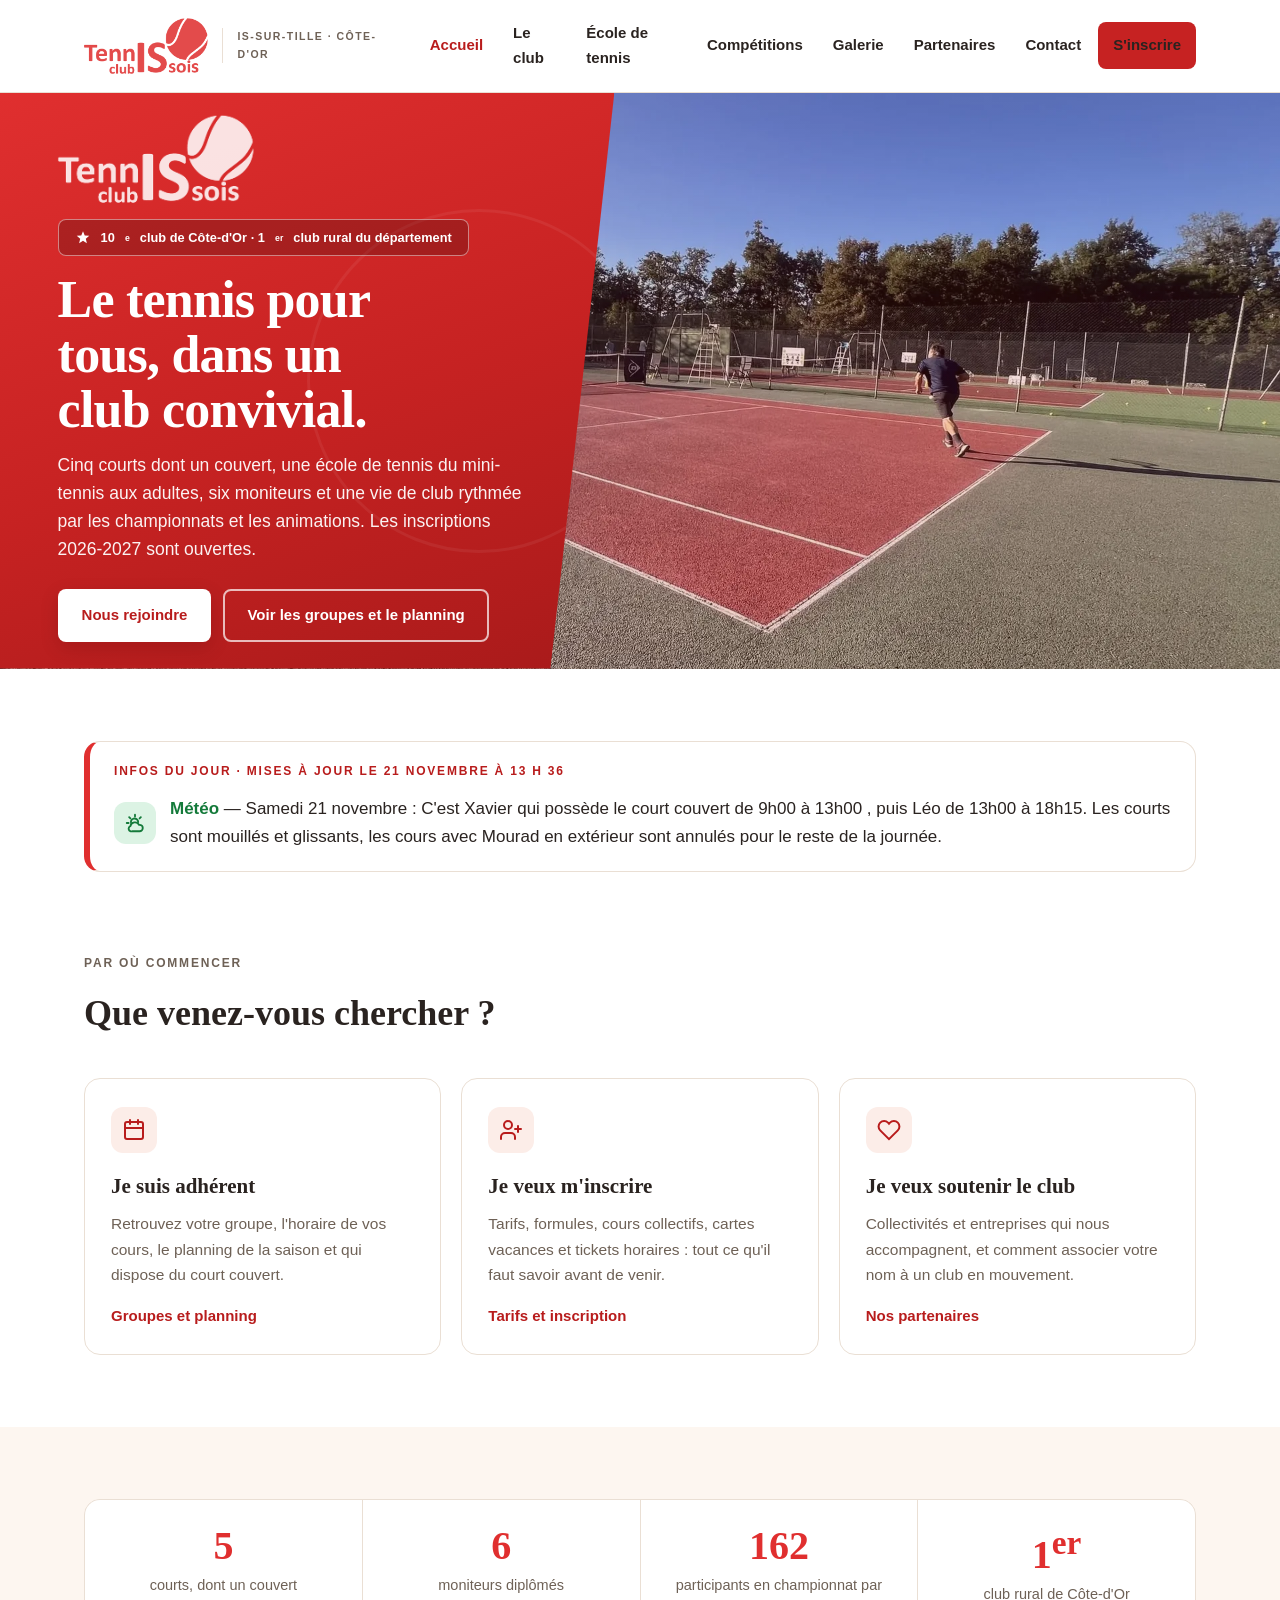
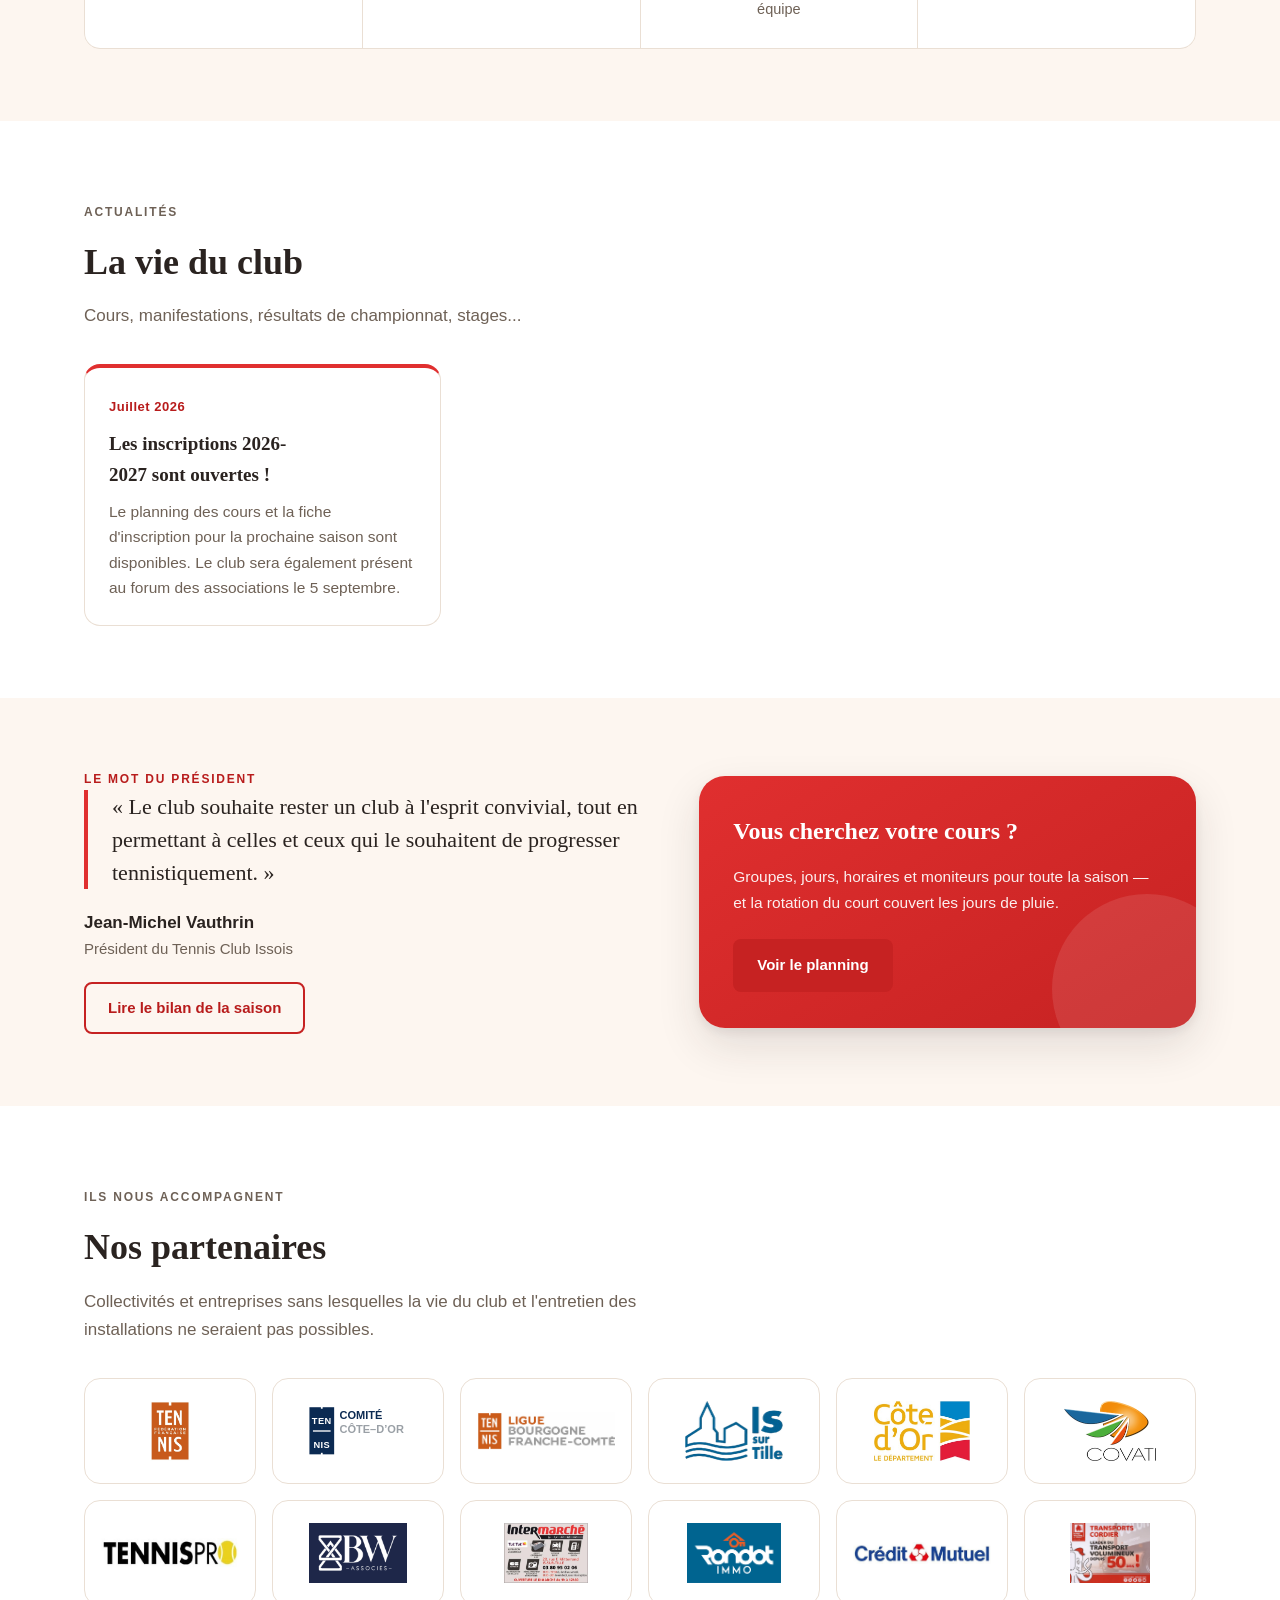
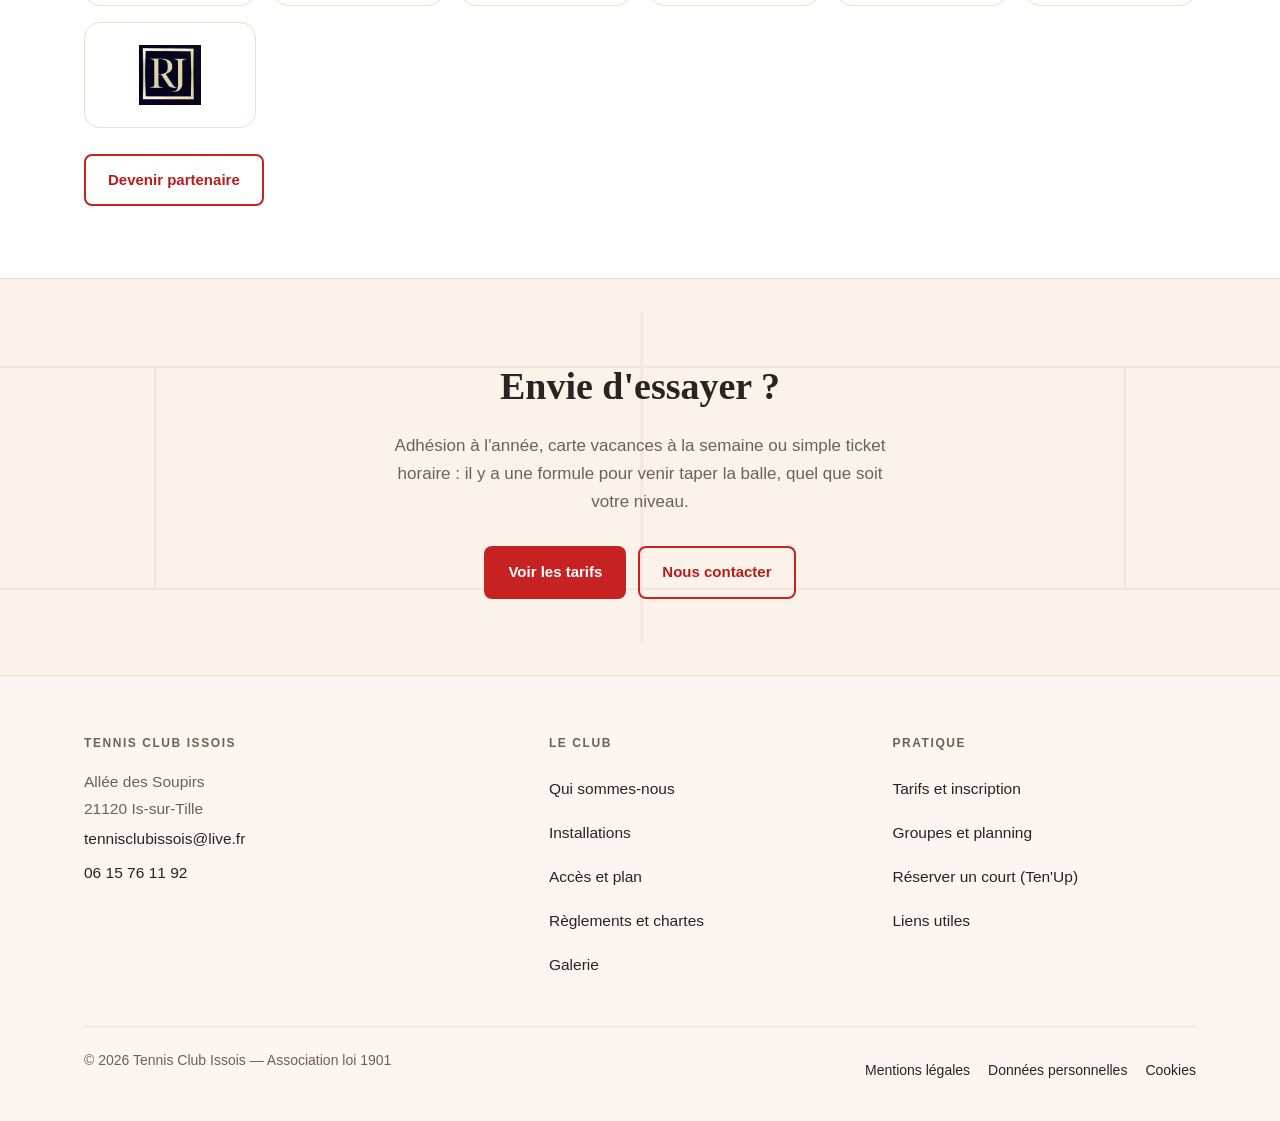
<file: index.html>
<!DOCTYPE html>
<html lang="fr">
<head>
  <meta charset="utf-8">
  <meta name="viewport" content="width=device-width, initial-scale=1">
  <meta name="google-site-verification" content="hbXoJVP8rfNIICovaIDsHHc0qxXUso9Rq2QyYBtKNAg" />
  <title>Tennis Club Issois — 1ᵉʳ club rural de Côte-d'Or</title>
  <meta name="description" content="Le Tennis Club Issois accueille jeunes et adultes à Is-sur-Tille : école de tennis, 5 courts dont un couvert, championnats et animations. Inscriptions ouvertes pour la saison 2026-2027.">
  <link rel="canonical" href="https://tennisclubissois.fr/">
  <!-- Pour Google et les réseaux sociaux : l'image, le logo et l'adresse du club. Invisible pour les visiteurs. -->
  <meta property="og:type" content="website">
  <meta property="og:site_name" content="Tennis Club Issois">
  <meta property="og:title" content="Tennis Club Issois — 1ᵉʳ club rural de Côte-d'Or">
  <meta property="og:description" content="Le Tennis Club Issois accueille jeunes et adultes à Is-sur-Tille : école de tennis, 5 courts dont un couvert, championnats et animations. Inscriptions ouvertes pour la saison 2026-2027.">
  <meta property="og:url" content="https://tennisclubissois.fr/">
  <meta property="og:image" content="https://tennisclubissois.fr/img/accueil-hero.jpg">
  <meta property="og:image:width" content="2048">
  <meta property="og:image:height" content="1152">
  <meta property="og:image:alt" content="Joueurs sur les courts du Tennis Club Issois">
  <meta property="og:locale" content="fr_FR">
  <script type="application/ld+json">
  {
    "@context": "https://schema.org",
    "@type": "SportsClub",
    "@id": "https://tennisclubissois.fr/#club",
    "name": "Tennis Club Issois",
    "alternateName": "TCI",
    "url": "https://tennisclubissois.fr/",
    "logo": "https://tennisclubissois.fr/img/logo-tci@2x.png",
    "image": [
      "https://tennisclubissois.fr/img/accueil-hero.jpg"
    ],
    "sport": "Tennis",
    "description": "Le Tennis Club Issois accueille jeunes et adultes à Is-sur-Tille : école de tennis, 5 courts dont un couvert, championnats et animations. Inscriptions ouvertes pour la saison 2026-2027.",
    "email": "tennisclubissois@live.fr",
    "telephone": "+33615761192",
    "address": {
      "@type": "PostalAddress",
      "streetAddress": "Allée des Soupirs",
      "postalCode": "21120",
      "addressLocality": "Is-sur-Tille",
      "addressRegion": "Côte-d'Or",
      "addressCountry": "FR"
    },
    "sameAs": [
      "https://www.facebook.com/tennisclubissois2/"
    ]
  }
  </script>
  <link rel="icon" href="img/favicon.png" type="image/png">
  <link rel="apple-touch-icon" href="img/icone-tci.png">
  <meta name="theme-color" content="#C62222">
  <link rel="stylesheet" href="css/style.css?v=20260801">
</head>
<body>

<a class="saut-contenu" href="#contenu">Aller au contenu principal</a>

<header class="entete">
  <div class="entete-inner">
    <a class="marque" href="/">
      <img src="img/logo-tci.png" srcset="img/logo-tci.png 1x, img/logo-tci@2x.png 2x"
           width="220" height="99" alt="Tennis Club Issois">
      <span class="marque-lieu">Is-sur-Tille · Côte-d'Or</span>
    </a>

    <button class="burger" id="burger" aria-expanded="false" aria-controls="nav"
            aria-label="Ouvrir le menu">
      <svg width="26" height="26" viewBox="0 0 24 24" fill="none" stroke="currentColor"
           stroke-width="2" stroke-linecap="round" aria-hidden="true">
        <path d="M3 6h18M3 12h18M3 18h18"/>
      </svg>
    </button>

    <nav class="nav" id="nav" aria-label="Navigation principale">
      <a href="/" aria-current="page">Accueil</a>
      <a href="/le-club.html">Le club</a>
      <a href="/ecole-de-tennis.html">École de tennis</a>
      <a href="/competitions.html">Compétitions</a>
      <a href="/galerie.html">Galerie</a>
      <a href="/partenaires.html">Partenaires</a>
      <a href="/contact.html">Contact</a>
      <a class="btn btn-plein" href="/inscription.html">S'inscrire</a>
    </nav>
  </div>
</header>

<main id="contenu">

  <!-- ── Bandeau d'accueil ──────────────────────────────────────
       Hero en deux parties : panneau rouge à gauche (identité du club),
       photo pleine hauteur à droite, séparés par une diagonale douce.
       Le rouge du panneau ET le dégradé sous la photo sont le filet de
       sécurité : si img/accueil-hero.webp est absent, js/accueil-hero.js
       retire l'image et le rouge occupe la place, sans image cassée. -->
  <section class="hero-accueil">

    <div class="hero-a-panneau">
      <div class="hero-a-contenu">
        <img class="hero-logo"
             src="img/logo-tci-blanc.png"
             srcset="img/logo-tci-blanc.png 1x, img/logo-tci-blanc@2x.png 2x"
             width="300" height="135" alt="">
        <p class="claim">
          <svg width="16" height="16" viewBox="0 0 24 24" fill="currentColor" aria-hidden="true">
            <path d="M12 2l2.6 6.3 6.8.5-5.2 4.4 1.6 6.6L12 16.3 6.2 19.8l1.6-6.6L2.6 8.8l6.8-.5z"/>
          </svg>
          <!--z:hero.accroche-->10<sup>e</sup> club de Côte-d'Or · 1<sup>er</sup> club rural du département<!--/z-->
        </p>
        <h1><!--z:hero.titre-->Le tennis pour tous, dans un club convivial.<!--/z--></h1>
        <p class="hero-texte"><!--z:hero.texte-->Cinq courts dont un couvert, une école de tennis du mini-tennis aux adultes,
        six moniteurs et une vie de club rythmée par les championnats et les animations.
        Les inscriptions 2026-2027 sont ouvertes.<!--/z--></p>
        <div class="hero-actions">
          <a class="btn btn-blanc" href="/inscription.html">Nous rejoindre</a>
          <a class="btn btn-blanc-ligne" href="/ecole-de-tennis.html#planning">Voir les groupes et le planning</a>
        </div>
      </div>
    </div>

    <div class="hero-a-photo">
      <img class="hero-a-img" src="img/accueil-hero.webp" width="1600" height="1100"
           alt="Joueurs en action sur les courts extérieurs du Tennis Club Issois">
      <span class="hero-a-voile" aria-hidden="true"></span>
    </div>
  </section>

  <!-- ── Infos du jour (MyTCI › Site internet › Accueil) : vide = rien d'affiché ── -->
  <div id="infos-jour"><!--zl:infos-jour-->
  <section class="section" style="padding-bottom:0" aria-label="Infos du jour">
    <div class="contenu">
      <div style="background:#fff;border:1px solid var(--lisere);border-left:6px solid var(--rouge);border-radius:var(--r-md);padding:20px 24px">
        <p class="surtitre">Infos du jour · mises à jour le 21 novembre à 13 h 36</p>
        <ul style="list-style:none;margin:14px 0 0;padding:0;display:grid;gap:12px">
          <li class="info-jour" data-sujet="meteo" data-etat="ok" style="display:flex;gap:14px;align-items:center"><span aria-hidden="true" style="flex:none;width:42px;height:42px;border-radius:12px;display:grid;place-items:center;color:#147A3A;background:#DCF3E4"><svg width="22" height="22" viewBox="0 0 24 24" fill="none" stroke="currentColor" stroke-width="2" stroke-linecap="round" stroke-linejoin="round"><path d="M12 3v2M5.6 5.6l1.4 1.4M3 12h2M18.4 5.6 17 7"/><path d="M8 13a4 4 0 1 1 7.5-2"/><path d="M9 21h8a3.5 3.5 0 0 0 0-7h-.6A5 5 0 0 0 7 15.5 2.8 2.8 0 0 0 9 21z"/></svg></span><span><b style="color:#147A3A">Météo</b> — <span class="info-texte">Samedi 21 novembre :     C'est Xavier qui possède le court couvert de 9h00 à 13h00 , puis Léo de 13h00 à 18h15.  Les courts sont mouillés et glissants, les cours avec Mourad en extérieur sont annulés pour le reste de la journée.</span></span></li>
        </ul>
      </div>
    </div>
  </section>
  <!--/zl--></div>

  <!-- ── Les trois chemins ──────────────────────────────────── -->
  <section class="section">
    <div class="contenu">
      <div class="section-tete">
        <p class="surtitre">Par où commencer</p>
        <h2>Que venez-vous chercher&nbsp;?</h2>
      </div>

      <div class="chemins">
        <a class="chemin" href="/ecole-de-tennis.html#planning">
          <span class="chemin-icone" aria-hidden="true">
            <svg width="24" height="24" viewBox="0 0 24 24" fill="none" stroke="currentColor" stroke-width="2" stroke-linecap="round">
              <rect x="3" y="4" width="18" height="17" rx="2"/><path d="M3 10h18M8 2v4M16 2v4"/>
            </svg>
          </span>
          <h3>Je suis adhérent</h3>
          <p>Retrouvez votre groupe, l'horaire de vos cours, le planning de la saison
             et qui dispose du court couvert.</p>
          <span class="chemin-lien">Groupes et planning</span>
        </a>

        <a class="chemin" href="/inscription.html">
          <span class="chemin-icone" aria-hidden="true">
            <svg width="24" height="24" viewBox="0 0 24 24" fill="none" stroke="currentColor" stroke-width="2" stroke-linecap="round">
              <path d="M16 21v-2a4 4 0 0 0-4-4H6a4 4 0 0 0-4 4v2"/><circle cx="9" cy="7" r="4"/><path d="M19 8v6M22 11h-6"/>
            </svg>
          </span>
          <h3>Je veux m'inscrire</h3>
          <p>Tarifs, formules, cours collectifs, cartes vacances et tickets horaires&nbsp;:
             tout ce qu'il faut savoir avant de venir.</p>
          <span class="chemin-lien">Tarifs et inscription</span>
        </a>

        <a class="chemin" href="/partenaires.html">
          <span class="chemin-icone" aria-hidden="true">
            <svg width="24" height="24" viewBox="0 0 24 24" fill="none" stroke="currentColor" stroke-width="2" stroke-linecap="round">
              <path d="M20.8 4.6a5.5 5.5 0 0 0-7.8 0L12 5.7l-1-1.1a5.5 5.5 0 0 0-7.8 7.8l8.8 8.8 8.8-8.8a5.5 5.5 0 0 0 0-7.8z"/>
            </svg>
          </span>
          <h3>Je veux soutenir le club</h3>
          <p>Collectivités et entreprises qui nous accompagnent, et comment
             associer votre nom à un club en mouvement.</p>
          <span class="chemin-lien">Nos partenaires</span>
        </a>
      </div>
    </div>
  </section>

  <!-- ── Chiffres ───────────────────────────────────────────── -->
  <section class="section section-doux">
    <div class="contenu">
      <div class="chiffres"><!--zl:chiffres-->
        <div class="chiffre"><p class="n">5</p><p class="l">courts, dont un couvert</p></div>
        <div class="chiffre"><p class="n">6</p><p class="l">moniteurs diplômés</p></div>
        <div class="chiffre"><p class="n">162</p><p class="l">participants en championnat par équipe</p></div>
        <div class="chiffre"><p class="n">1<sup>er</sup></p><p class="l">club rural de Côte-d'Or</p></div>
      <!--/zl--></div>
    </div>
  </section>

  <!-- ── Actualités ─────────────────────────────────────────── -->
  <section class="section">
    <div class="contenu">
      <div class="section-tete">
        <p class="surtitre">Actualités</p>
        <h2>La vie du club</h2>
        <p><!--z:actus.intro-->Cours, manifestations, résultats de championnat, stages...<!--/z--></p>
      </div>

      <div class="actus"><!--zl:actus-->
        <article class="actu">
          <time datetime="2026-07">Juillet 2026</time>
          <h3>Les inscriptions 2026-2027 sont ouvertes ! </h3>
          <p>Le planning des cours et la fiche d'inscription pour la prochaine saison sont disponibles. Le club sera également présent au forum des associations le 5 septembre.</p>
        </article>
      <!--/zl--></div>
    </div>
  </section>

  <!-- ── Mot du président + accès aux cours ─────────────────── -->
  <section class="section section-doux">
    <div class="contenu">
      <div class="mot">
        <div>
          <p class="surtitre">Le mot du président</p>
          <blockquote><!--z:mot.citation-->« Le club souhaite rester un club à l'esprit convivial, tout en permettant
            à celles et ceux qui le souhaitent de progresser tennistiquement. »<!--/z--></blockquote>
          <p class="signe">
            <strong><!--z:mot.nom-->Jean-Michel Vauthrin<!--/z--></strong>
            <span><!--z:mot.fonction-->Président du Tennis Club Issois<!--/z--></span>
          </p>
          <p style="margin-top:20px">
            <a class="btn btn-ligne" href="/le-club.html#mot-du-president">Lire le bilan de la saison</a>
          </p>
        </div>

        <div class="encart-cours">
          <h3>Vous cherchez votre cours&nbsp;?</h3>
          <p>Groupes, jours, horaires et moniteurs pour toute la saison —
             et la rotation du court couvert les jours de pluie.</p>
          <a class="btn btn-plein" href="/ecole-de-tennis.html#planning">Voir le planning</a>
        </div>
      </div>
    </div>
  </section>

  <!-- ── Partenaires ────────────────────────────────────────── -->
  <section class="section">
    <div class="contenu">
      <div class="section-tete">
        <p class="surtitre">Ils nous accompagnent</p>
        <h2>Nos partenaires</h2>
        <p>Collectivités et entreprises sans lesquelles la vie du club et
           l'entretien des installations ne seraient pas possibles.</p>
      </div>

      <div class="partenaires"><!--zl:logos-partenaires-->
        <a class="partenaire" href="https://www.fft.fr" rel="noopener" target="_blank"><img src="img/partenaires/fft.jpg" alt="Fédération Française de Tennis" loading="lazy"></a>
        <a class="partenaire" href="https://cote-dor.fft.fr/" rel="noopener" target="_blank"><img src="img/partenaires/comite-cd21.svg" alt="Comité de Côte-d'Or de tennis" loading="lazy"></a>
        <a class="partenaire" href="https://www.ligue-bfc-tennis.fr" rel="noopener" target="_blank"><img src="img/partenaires/ligue-bfc.png" alt="Ligue Bourgogne-Franche-Comté de tennis" loading="lazy"></a>
        <a class="partenaire" href="https://www.is-sur-tille.fr" rel="noopener" target="_blank"><img src="img/partenaires/is-sur-tille.png" alt="Ville d'Is-sur-Tille" loading="lazy"></a>
        <a class="partenaire" href="https://www.cotedor.fr" rel="noopener" target="_blank"><img src="img/partenaires/cotedor.jpg" alt="Département de la Côte-d'Or" loading="lazy"></a>
        <a class="partenaire" href="https://www.covati.fr" rel="noopener" target="_blank"><img src="img/partenaires/covati.png" alt="Covati" loading="lazy"></a>
        <a class="partenaire" href="https://www.tennispro.fr" rel="noopener" target="_blank"><img src="img/partenaires/tennispro.jpg" alt="TennisPro" loading="lazy"></a>
        <a class="partenaire" href="https://www.bwassocies.fr" rel="noopener" target="_blank"><img src="img/partenaires/bw.png" alt="BW Associés" loading="lazy"></a>
        <a class="partenaire" href="https://www.intermarche.com/magasins/07148/is-sur-tille-21120/infos-pratiques?srsltid=AYCX9vLwXl82kBkmstzNC1vJ4j5Imrbgiw7CANsDYDJFC9b0wzKfZirJ" rel="noopener" target="_blank"><img src="img/partenaires/9c8226d3816845bfbc58ff9a040688b1.jpg" alt="Intermarché" loading="lazy"></a>
        <a class="partenaire" href="https://www.rondot-immo.fr" rel="noopener" target="_blank"><img src="img/partenaires/rondot.png" alt="Rondot Immobilier" loading="lazy"></a>
        <a class="partenaire" href="https://www.creditmutuel.fr/fr/caisse/bourgogne-franche-comte/cote-d%27or/10278-02526-00" rel="noopener" target="_blank"><img src="img/partenaires/credit-mutuel.jpg" alt="Crédit Mutuel" loading="lazy"></a>
        <a class="partenaire" href="https://www.hyper-volume.fr/" rel="noopener" target="_blank"><img src="img/partenaires/cordier-affiche.jpg" alt="Transports Cordier — Hyper Volume" loading="lazy"></a>
        <a class="partenaire" href="https://www.rj-recrutement.fr" rel="noopener" target="_blank"><img src="img/partenaires/rj.jpg" alt="RJ Recrutement" loading="lazy"></a>
      <!--/zl--></div>

      <p style="margin-top:26px">
        <a class="btn btn-ligne" href="/partenaires.html">Devenir partenaire</a>
      </p>
    </div>
  </section>

  <!-- ── Appel à l'action ───────────────────────────────────── -->
  <section class="appel">
    <div class="appel-lignes" aria-hidden="true">
      <span class="a-h1"></span><span class="a-h2"></span>
      <span class="a-v1"></span><span class="a-v2"></span><span class="a-filet"></span>
    </div>
    <div class="contenu">
      <h2><!--z:appel.titre-->Envie d'essayer&nbsp;?<!--/z--></h2>
      <p><!--z:appel.texte-->Adhésion à l'année, carte vacances à la semaine ou simple ticket horaire :
         il y a une formule pour venir taper la balle, quel que soit votre niveau.<!--/z--></p>
      <div class="appel-actions">
        <a class="btn btn-plein" href="/inscription.html">Voir les tarifs</a>
        <a class="btn btn-ligne" href="/contact.html">Nous contacter</a>
      </div>
    </div>
  </section>

</main>

<footer class="pied">
  <div class="contenu">
    <div class="pied-grille">
      <div>
        <h4>Tennis Club Issois</h4>
        <address>
          Allée des Soupirs<br>
          21120 Is-sur-Tille<br>
          <a href="mailto:tennisclubissois@live.fr">tennisclubissois@live.fr</a><br>
          <a href="tel:+33615761192">06 15 76 11 92</a>
        </address>
      </div>

      <div>
        <h4>Le club</h4>
        <ul>
          <li><a href="/le-club.html">Qui sommes-nous</a></li>
          <li><a href="/le-club.html#installations">Installations</a></li>
          <li><a href="/le-club.html#acces">Accès et plan</a></li>
          <li><a href="/le-club.html#reglements">Règlements et chartes</a></li>
          <li><a href="/galerie.html">Galerie</a></li>
        </ul>
      </div>

      <div>
        <h4>Pratique</h4>
        <ul>
          <li><a href="/inscription.html">Tarifs et inscription</a></li>
          <li><a href="/ecole-de-tennis.html#planning">Groupes et planning</a></li>
          <li><a href="https://tenup.fft.fr" rel="noopener" target="_blank">Réserver un court (Ten'Up)</a></li>
          <li><a href="/contact.html#liens">Liens utiles</a></li>
        </ul>
      </div>
    </div>

    <div class="pied-bas">
      <p>© 2026 Tennis Club Issois — Association loi 1901</p>
      <p class="pied-legal">
        <a href="/mentions-legales.html">Mentions légales</a>
        <a href="/donnees-personnelles.html">Données personnelles</a>
        <a href="/cookies.html">Cookies</a>
      </p>
    </div>
  </div>
</footer>

<script src="js/menu.js"></script>
<script src="js/accueil-hero.js"></script>

</body>
</html>
</file>
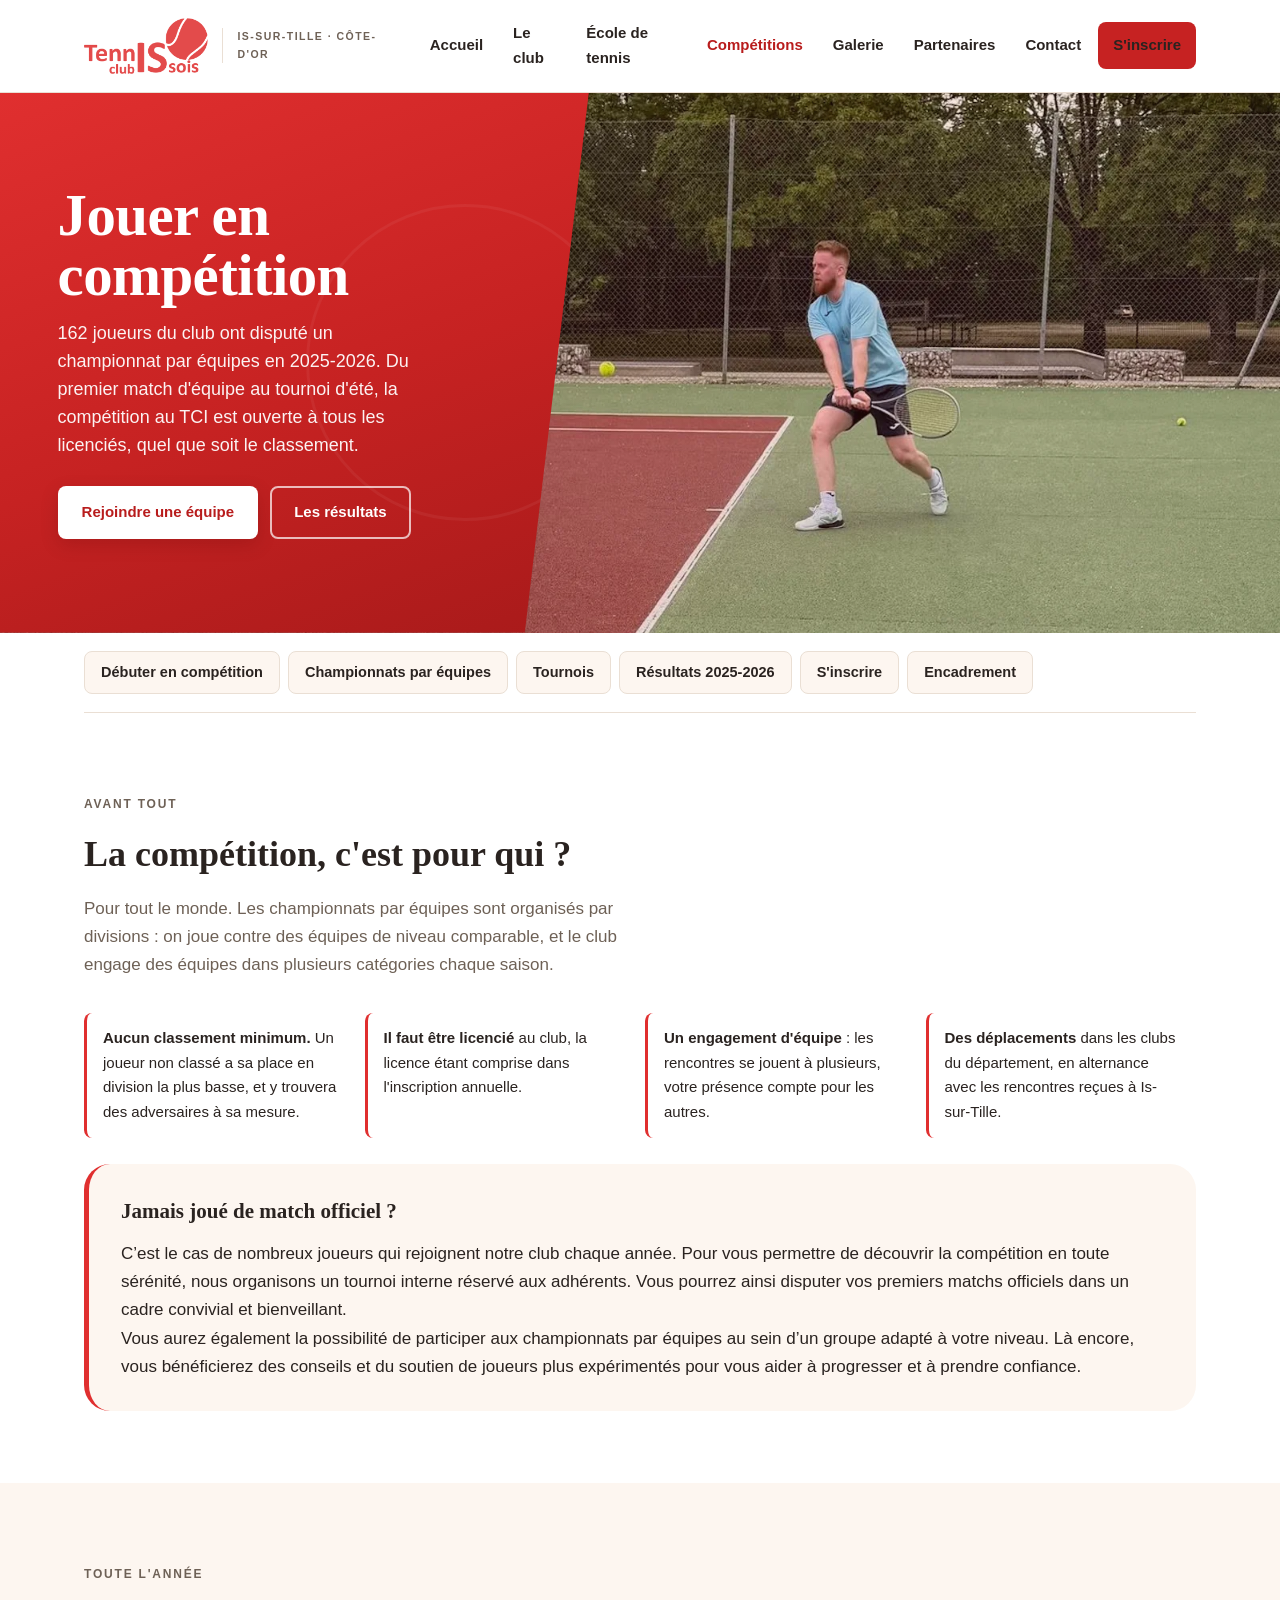
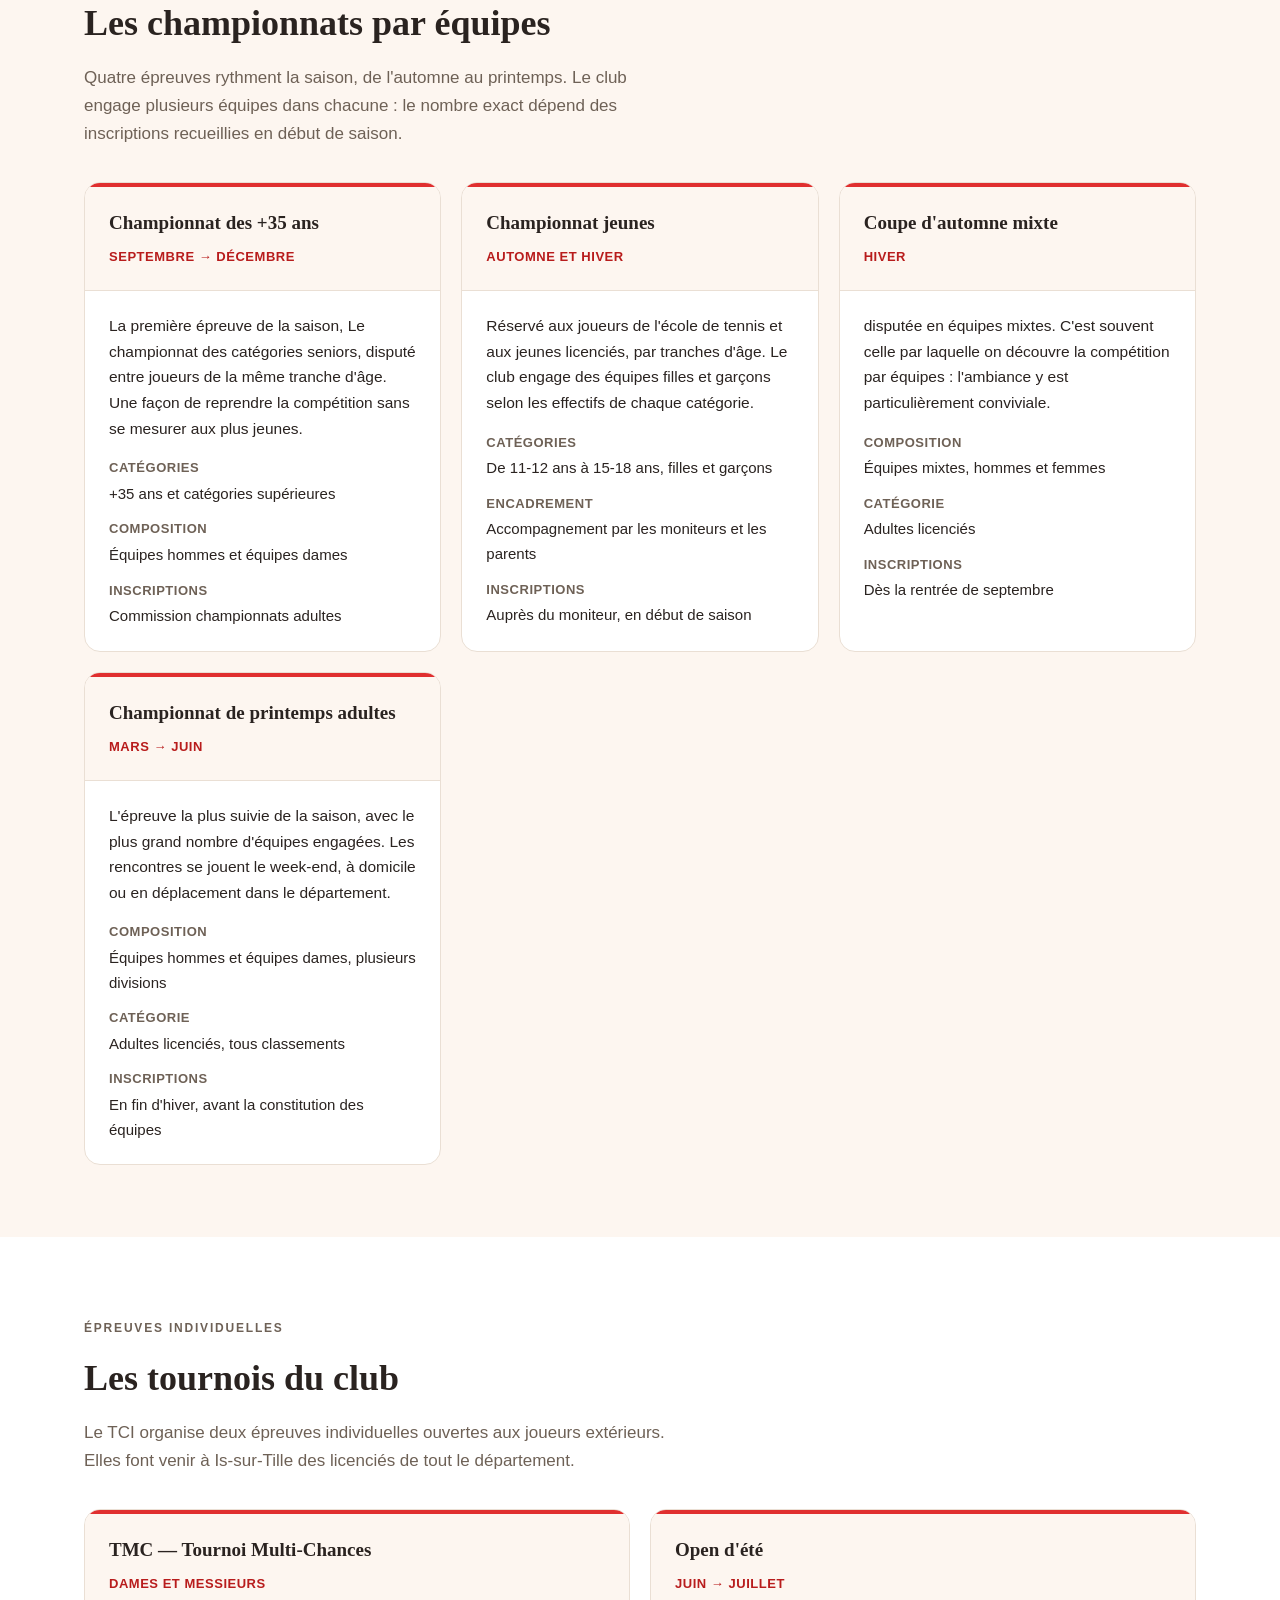
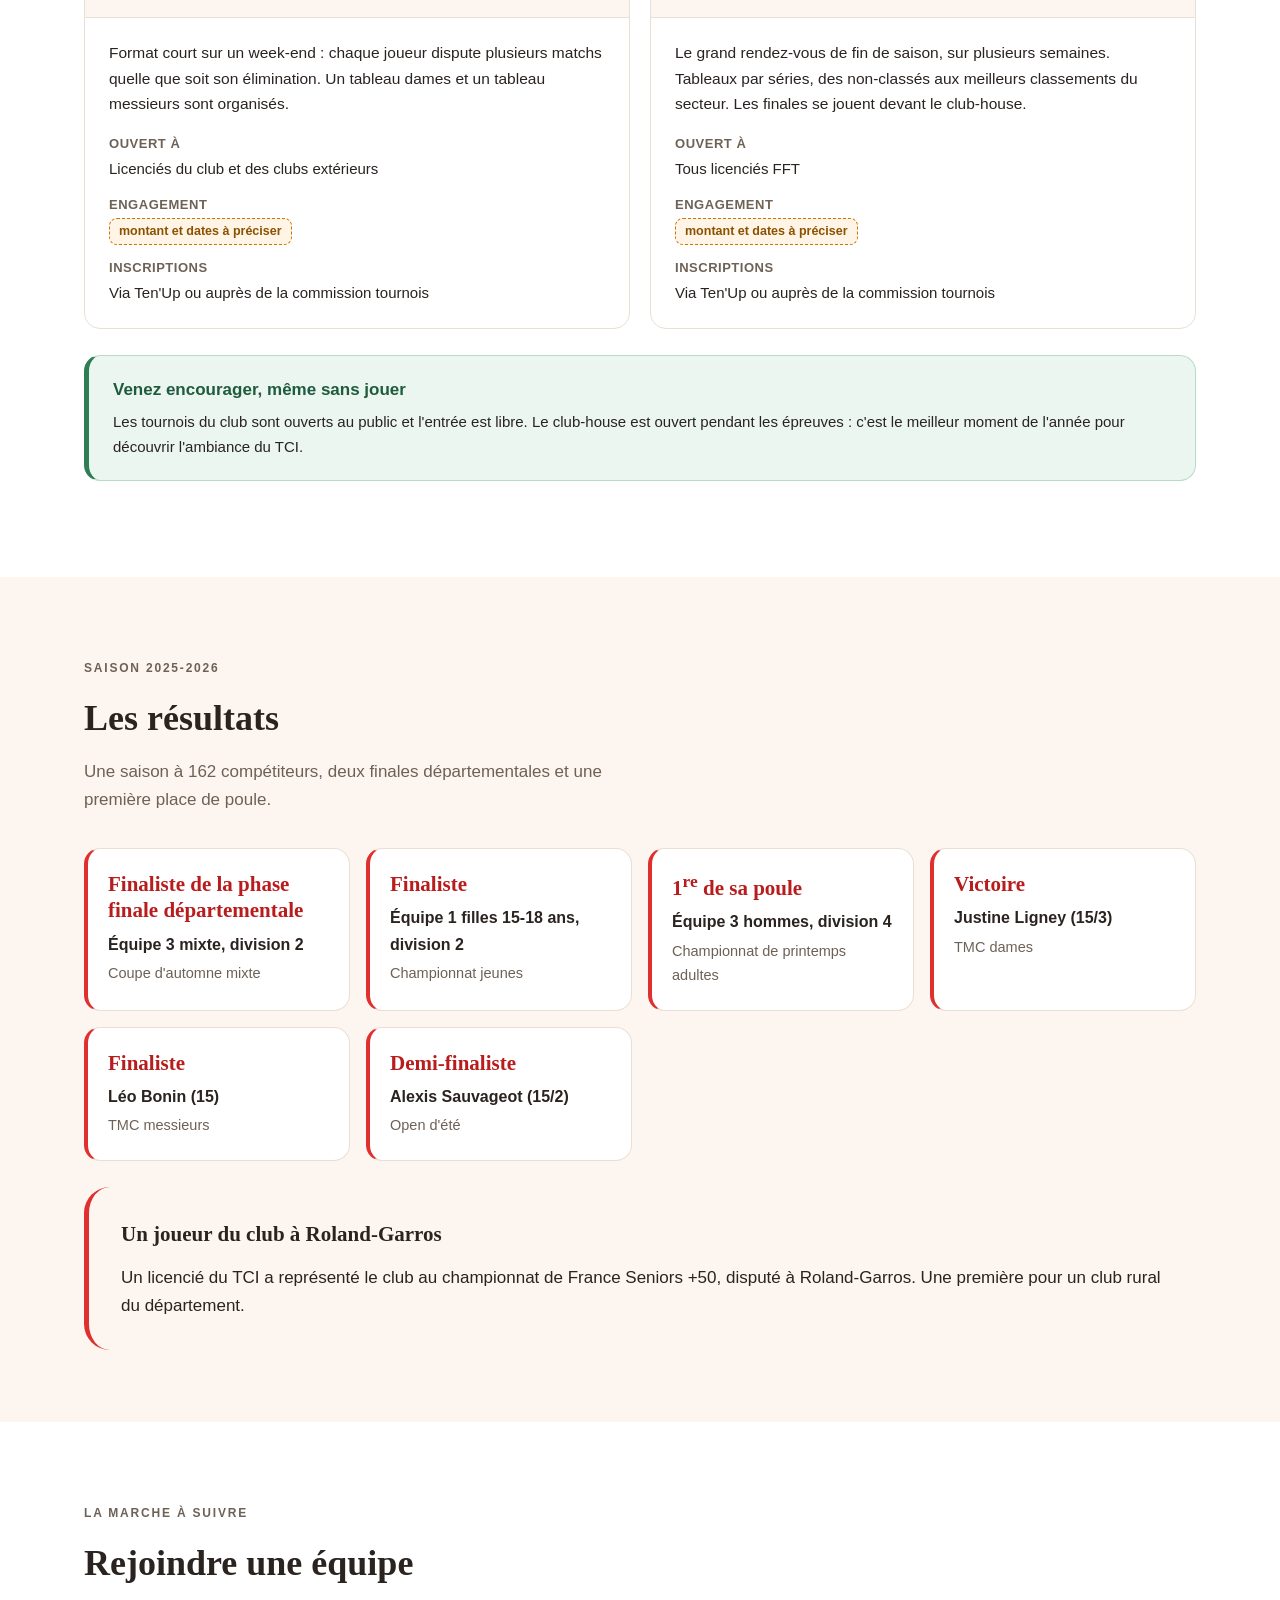
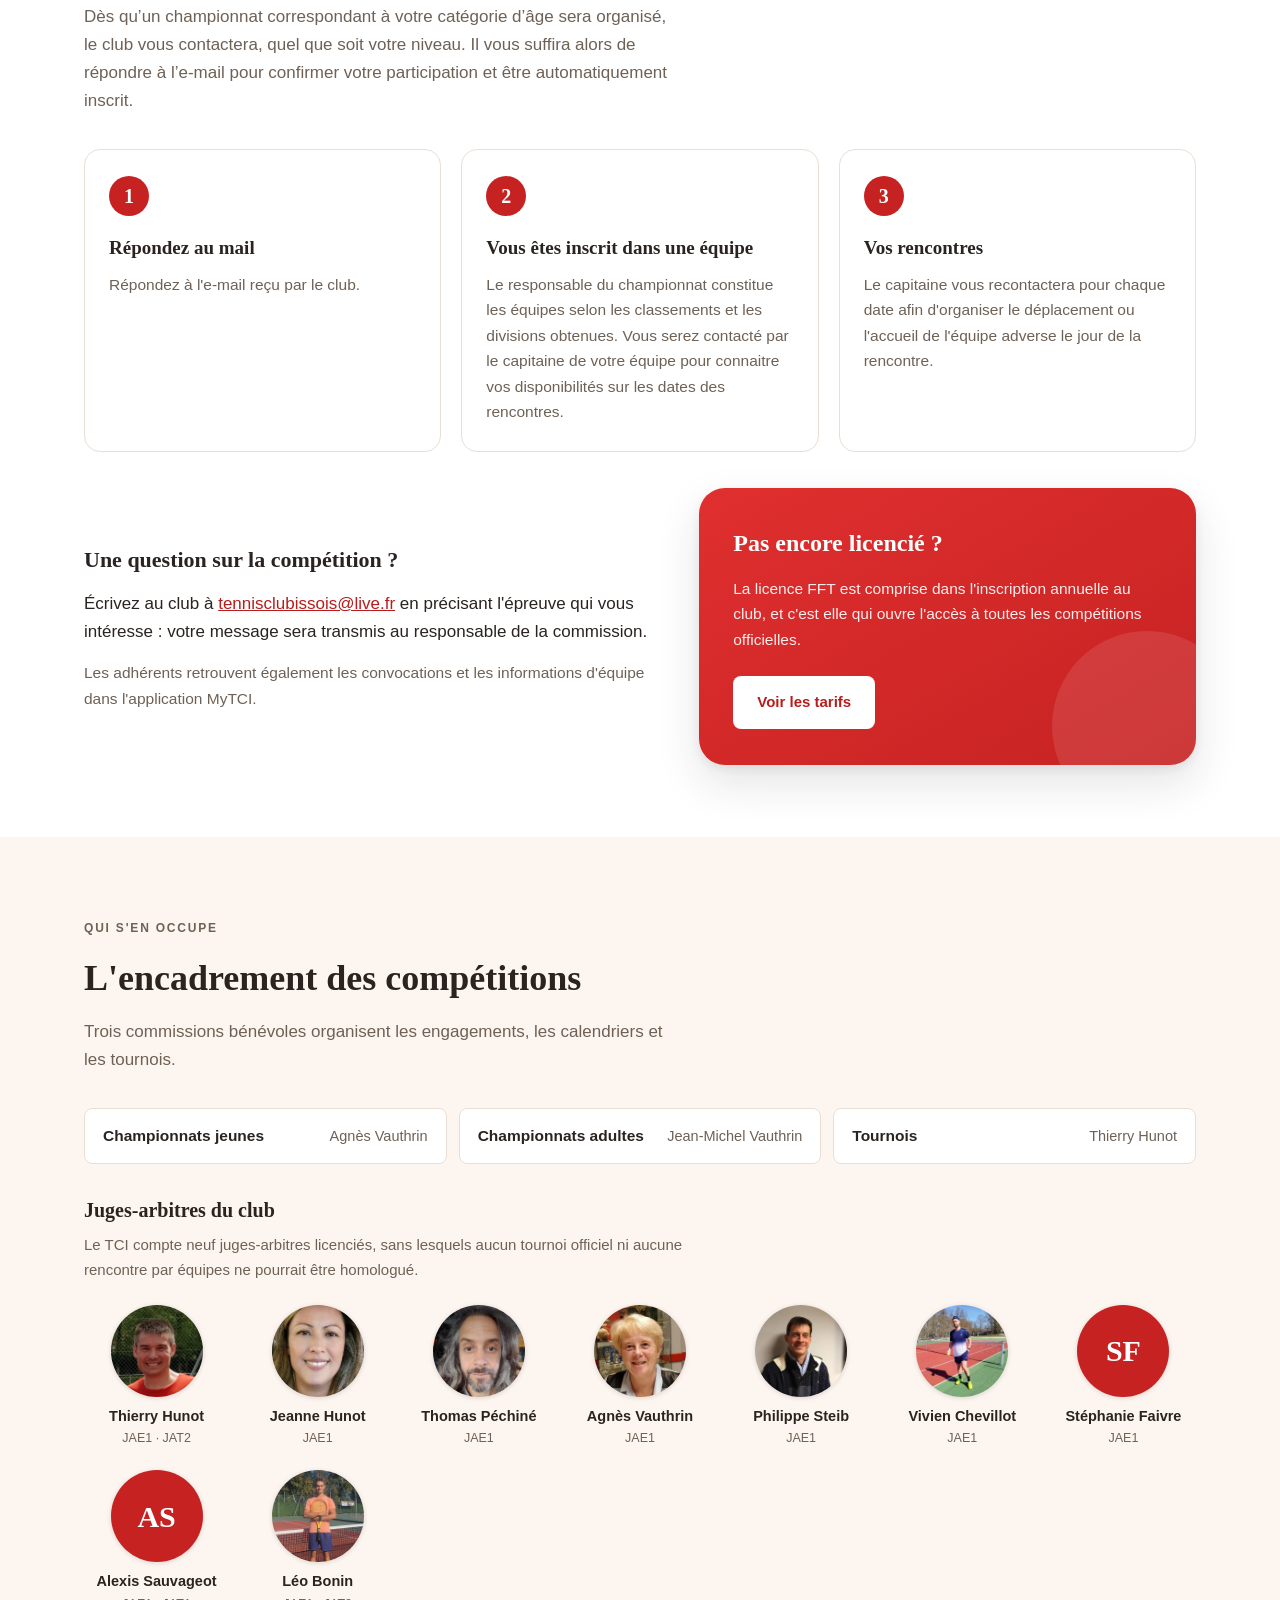
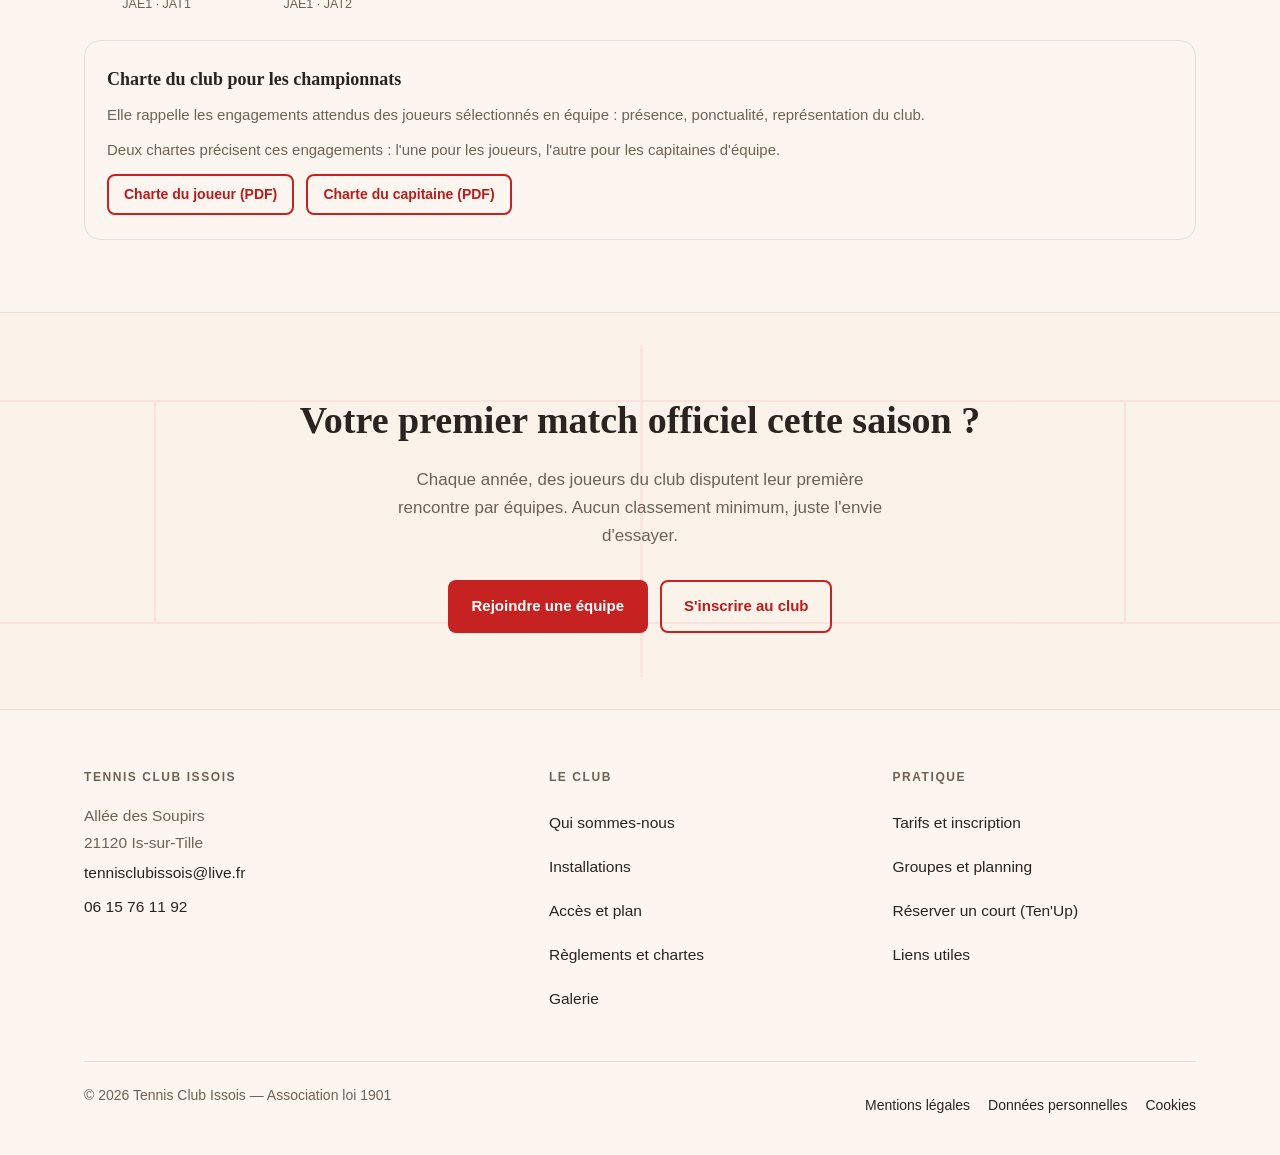
<file: competitions.html>
<!DOCTYPE html>
<html lang="fr">
<head>
  <meta charset="utf-8">
  <meta name="viewport" content="width=device-width, initial-scale=1">
  <title>Compétitions — Tennis Club Issois</title>
  <meta name="description" content="Championnats par équipes, tournois TMC et Open d'été du Tennis Club Issois : épreuves, périodes, inscriptions et résultats de la saison.">
  <link rel="canonical" href="https://tennisclubissois.fr/competitions.html">
  <link rel="icon" href="img/favicon.png" type="image/png">
  <link rel="apple-touch-icon" href="img/icone-tci.png">
  <meta name="theme-color" content="#C62222">
  <link rel="stylesheet" href="css/style.css?v=20260804">
</head>
<body>

<a class="saut-contenu" href="#contenu">Aller au contenu principal</a>

<header class="entete">
  <div class="entete-inner">
    <a class="marque" href="/">
      <img src="img/logo-tci.png" srcset="img/logo-tci.png 1x, img/logo-tci@2x.png 2x"
           width="220" height="99" alt="Tennis Club Issois">
      <span class="marque-lieu">Is-sur-Tille · Côte-d'Or</span>
    </a>

    <button class="burger" id="burger" aria-expanded="false" aria-controls="nav"
            aria-label="Ouvrir le menu">
      <svg width="26" height="26" viewBox="0 0 24 24" fill="none" stroke="currentColor"
           stroke-width="2" stroke-linecap="round" aria-hidden="true">
        <path d="M3 6h18M3 12h18M3 18h18"/>
      </svg>
    </button>

    <nav class="nav" id="nav" aria-label="Navigation principale">
      <a href="/">Accueil</a>
      <a href="/le-club.html">Le club</a>
      <a href="/ecole-de-tennis.html">École de tennis</a>
      <a href="/competitions.html" aria-current="page">Compétitions</a>
      <a href="/galerie.html">Galerie</a>
      <a href="/partenaires.html">Partenaires</a>
      <a href="/contact.html">Contact</a>
      <a class="btn btn-plein" href="/inscription.html">S'inscrire</a>
    </nav>
  </div>
</header>

<main id="contenu">

  <!-- ── Bandeau Compétitions — photo immersive + panneau rouge diagonal ─
       Même signature que l'accueil, Le club et l'École (panneau rouge,
       diagonale, voile léger, boutons blancs). Le dégradé rouge sous la photo
       et le panneau sont le filet de sécurité : si img/competitions-hero.webp
       est absent, js/hero-vitrine.js retire l'image, sans image cassée. -->
  <section class="hero-vitrine">
    <div class="hero-vitrine-photo">
      <img class="hero-vitrine-img" src="img/competitions-hero.webp" width="1600" height="900"
           alt="Rencontre par équipes sur les courts du Tennis Club Issois.">
      <span class="hero-vitrine-voile" aria-hidden="true"></span>
    </div>
    <div class="hero-vitrine-panneau">
      <div class="hero-vitrine-contenu">
        <h1><!--z:hero.titre-->Jouer en compétition<!--/z--></h1>
        <p class="hero-vitrine-sous"><!--z:hero.texte-->
          162 joueurs du club ont disputé un championnat par équipes en 2025-2026.
          Du premier match d'équipe au tournoi d'été, la compétition au TCI est
          ouverte à tous les licenciés, quel que soit le classement.
        <!--/z--></p>
        <div class="hero-vitrine-actions">
          <a class="btn btn-blanc" href="#sinscrire">Rejoindre une équipe</a>
          <a class="btn btn-blanc-ligne" href="#palmares">Les résultats</a>
        </div>
      </div>
    </div>
  </section>

  <div class="contenu">
    <nav class="sommaire" aria-label="Sur cette page">
      <a href="#commencer">Débuter en compétition</a>
      <a href="#equipes">Championnats par équipes</a>
      <a href="#tournois">Tournois</a>
      <a href="#palmares">Résultats 2025-2026</a>
      <a href="#sinscrire">S'inscrire</a>
      <a href="#encadrement">Encadrement</a>
    </nav>
  </div>

  <!-- ── Débuter ───────────────────────────────────────────────
       Placé avant le catalogue des épreuves : la question la plus
       fréquente d'un licencié non-compétiteur n'est pas « quelles sont
       les épreuves » mais « est-ce que c'est pour moi ». ───────── -->
  <section class="section" id="commencer">
    <div class="contenu">
      <div class="section-tete">
        <p class="surtitre">Avant tout</p>
        <h2>La compétition, c'est pour qui&nbsp;?</h2>
        <p><!--z:commencer.intro-->Pour tout le monde. Les championnats par équipes sont organisés par
           divisions&nbsp;: on joue contre des équipes de niveau comparable, et
           le club engage des équipes dans plusieurs catégories chaque saison.<!--/z--></p>
      </div>

      <ul class="regles-usage"><!--zl:regles-->
        <li><b>Aucun classement minimum.</b> Un joueur non classé a sa place en
            division la plus basse, et y trouvera des adversaires à sa mesure.</li>
        <li><b>Il faut être licencié</b> au club, la licence étant comprise dans
            l'inscription annuelle.</li>
        <li><b>Un engagement d'équipe</b>&nbsp;: les rencontres se jouent à
            plusieurs, votre présence compte pour les autres.</li>
        <li><b>Des déplacements</b> dans les clubs du département, en alternance
            avec les rencontres reçues à Is-sur-Tille.</li>
      <!--/zl--></ul>

      <div class="regle" style="margin-top:26px">
        <h3><!--z:debut.titre-->Jamais joué de match officiel&nbsp;?<!--/z--></h3>
        <p><!--z:debut.texte-->C’est le cas de nombreux joueurs qui rejoignent notre club chaque année. Pour vous permettre de découvrir la compétition en toute sérénité, nous organisons un tournoi interne réservé aux adhérents. Vous pourrez ainsi disputer vos premiers matchs officiels dans un cadre convivial et bienveillant.<br>

Vous aurez également la possibilité de participer aux championnats par équipes au sein d’un groupe adapté à votre niveau. Là encore, vous bénéficierez des conseils et du soutien de joueurs plus expérimentés pour vous aider à progresser et à prendre confiance.<!--/z--></p>
      </div>
    </div>
  </section>

  <!-- ── Championnats par équipes ──────────────────────────────── -->
  <section class="section section-doux" id="equipes">
    <div class="contenu">
      <div class="section-tete">
        <p class="surtitre">Toute l'année</p>
        <h2>Les championnats par équipes</h2>
        <p><!--z:equipes.intro-->Quatre épreuves rythment la saison, de l'automne au printemps. Le club
           engage plusieurs équipes dans chacune&nbsp;: le nombre exact dépend
           des inscriptions recueillies en début de saison.<!--/z--></p>
      </div>

      <div class="epreuves" id="epreuves-equipes"><!--zl:epreuves-equipes-->

        <article class="epreuve">
          <div class="epreuve-tete">
            <h3>Championnat des +35 ans</h3>
            <span class="periode">Septembre → décembre</span>
          </div>
          <div class="epreuve-corps">
            <p>La première épreuve de la saison, Le championnat des catégories seniors, disputé entre joueurs de la  même tranche d'âge. Une façon de reprendre la compétition sans se mesurer aux plus jeunes.</p>
            <dl>
              <dt>Catégories</dt>
              <dd>+35 ans et catégories supérieures</dd>
              <dt>Composition</dt>
              <dd>Équipes hommes et équipes dames</dd>
              <dt>Inscriptions</dt>
              <dd>Commission championnats adultes</dd>
            </dl>
          </div>
        </article>

        <article class="epreuve">
          <div class="epreuve-tete">
            <h3>Championnat jeunes</h3>
            <span class="periode">Automne et hiver</span>
          </div>
          <div class="epreuve-corps">
            <p>Réservé aux joueurs de l'école de tennis et aux jeunes licenciés,
               par tranches d'âge. Le club engage des équipes filles et garçons selon les effectifs de chaque catégorie.</p>
            <dl>
              <dt>Catégories</dt>
              <dd>De 11-12 ans à 15-18 ans, filles et garçons</dd>
              <dt>Encadrement</dt>
              <dd>Accompagnement par les moniteurs et les parents</dd>
              <dt>Inscriptions</dt>
              <dd>Auprès du moniteur, en début de saison</dd>
            </dl>
          </div>
        </article>

        <article class="epreuve">
          <div class="epreuve-tete">
            <h3>Coupe d'automne mixte</h3>
            <span class="periode">Hiver</span>
          </div>
          <div class="epreuve-corps">
            <p>disputée en équipes mixtes. C'est souvent celle par laquelle on découvre la compétition par équipes&nbsp;: l'ambiance y est particulièrement conviviale.</p>
            <dl>
              <dt>Composition</dt>
              <dd>Équipes mixtes, hommes et femmes</dd>
              <dt>Catégorie</dt>
              <dd>Adultes licenciés</dd>
              <dt>Inscriptions</dt>
              <dd>Dès la rentrée de septembre</dd>
            </dl>
          </div>
        </article>

        <article class="epreuve">
          <div class="epreuve-tete">
            <h3>Championnat de printemps adultes</h3>
            <span class="periode">Mars → juin</span>
          </div>
          <div class="epreuve-corps">
            <p>L'épreuve la plus suivie de la saison, avec le plus grand nombre d'équipes engagées. Les rencontres se jouent le week-end, à domicile ou en déplacement dans le département.</p>
            <dl>
              <dt>Composition</dt>
              <dd>Équipes hommes et équipes dames, plusieurs divisions</dd>
              <dt>Catégorie</dt>
              <dd>Adultes licenciés, tous classements</dd>
              <dt>Inscriptions</dt>
              <dd>En fin d'hiver, avant la constitution des équipes</dd>
            </dl>
          </div>
        </article>

      <!--/zl--></div>
    </div>
  </section>

  <!-- ── Tournois ──────────────────────────────────────────────── -->
  <section class="section" id="tournois">
    <div class="contenu">
      <div class="section-tete">
        <p class="surtitre">Épreuves individuelles</p>
        <h2>Les tournois du club</h2>
        <p><!--z:tournois.intro-->Le TCI organise deux épreuves individuelles ouvertes aux joueurs
           extérieurs. Elles font venir à Is-sur-Tille des licenciés de tout le
           département.<!--/z--></p>
      </div>

      <div class="epreuves" id="epreuves-tournois"><!--zl:epreuves-tournois-->

        <article class="epreuve">
          <div class="epreuve-tete">
            <h3>TMC — Tournoi Multi-Chances</h3>
            <span class="periode">Dames et messieurs</span>
          </div>
          <div class="epreuve-corps">
            <p>Format court sur un week-end&nbsp;: chaque joueur dispute
               plusieurs matchs quelle que soit son élimination. Un tableau dames
               et un tableau messieurs sont organisés.</p>
            <dl>
              <dt>Ouvert à</dt>
              <dd>Licenciés du club et des clubs extérieurs</dd>
              <dt>Engagement</dt>
              <dd><span class="a-completer">montant et dates à préciser</span></dd>
              <dt>Inscriptions</dt>
              <dd>Via Ten'Up ou auprès de la commission tournois</dd>
            </dl>
          </div>
        </article>

        <article class="epreuve">
          <div class="epreuve-tete">
            <h3>Open d'été</h3>
            <span class="periode">Juin → juillet</span>
          </div>
          <div class="epreuve-corps">
            <p>Le grand rendez-vous de fin de saison, sur plusieurs semaines.
               Tableaux par séries, des non-classés aux meilleurs classements du
               secteur. Les finales se jouent devant le club-house.</p>
            <dl>
              <dt>Ouvert à</dt>
              <dd>Tous licenciés FFT</dd>
              <dt>Engagement</dt>
              <dd><span class="a-completer">montant et dates à préciser</span></dd>
              <dt>Inscriptions</dt>
              <dd>Via Ten'Up ou auprès de la commission tournois</dd>
            </dl>
          </div>
        </article>

      <!--/zl--></div>

      <div class="bonne-nouvelle" style="margin-top:26px">
        <strong>Venez encourager, même sans jouer</strong>
        <p style="margin-top:6px;font-size:15px">
          Les tournois du club sont ouverts au public et l'entrée est libre. Le
          club-house est ouvert pendant les épreuves&nbsp;: c'est le meilleur
          moment de l'année pour découvrir l'ambiance du TCI.
        </p>
      </div>
    </div>
  </section>

  <!-- ── Palmarès ──────────────────────────────────────────────
       Seuls figurent ici les résultats et les noms déjà rendus publics
       par le club dans la lettre du président. Toute autre composition
       d'équipe — en particulier chez les jeunes — relève d'une décision
       du club et ne peut pas être publiée d'office. ─────────────── -->
  <section class="section section-doux" id="palmares">
    <div class="contenu">
      <div class="section-tete">
        <p class="surtitre"><!--z:palmares.saison-->Saison 2025-2026<!--/z--></p>
        <h2>Les résultats</h2>
        <p><!--z:palmares.intro-->Une saison à 162 compétiteurs, deux finales départementales et une 
première place de poule.<!--/z--></p>
      </div>

      <div class="palmares"><!--zl:palmares-->
        <div class="resultat">
          <p class="rang">Finaliste de la phase finale départementale</p>
          <p class="qui">Équipe 3 mixte, division 2</p>
          <p class="ou">Coupe d'automne mixte</p>
        </div>

        <div class="resultat">
          <p class="rang">Finaliste</p>
          <p class="qui">Équipe 1 filles 15-18 ans, division 2</p>
          <p class="ou">Championnat jeunes</p>
        </div>

        <div class="resultat">
          <p class="rang">1<sup>re</sup> de sa poule</p>
          <p class="qui">Équipe 3 hommes, division 4</p>
          <p class="ou">Championnat de printemps adultes</p>
        </div>

        <div class="resultat">
          <p class="rang">Victoire</p>
          <p class="qui">Justine Ligney (15/3)</p>
          <p class="ou">TMC dames</p>
        </div>

        <div class="resultat">
          <p class="rang">Finaliste</p>
          <p class="qui">Léo Bonin (15)</p>
          <p class="ou">TMC messieurs</p>
        </div>

        <div class="resultat">
          <p class="rang">Demi-finaliste</p>
          <p class="qui">Alexis Sauvageot (15/2)</p>
          <p class="ou">Open d'été</p>
        </div>
      <!--/zl--></div>

      <div class="regle" style="margin-top:26px">
        <h3><!--z:rg.titre-->Un joueur du club à Roland-Garros<!--/z--></h3>
        <p><!--z:rg.texte-->Un licencié du TCI a représenté le club au championnat de France
           Seniors +50, disputé à Roland-Garros. Une première pour un club rural
           du département.<!--/z--></p>
      </div>
    </div>
  </section>

  <!-- ── S'inscrire ────────────────────────────────────────────── -->
  <section class="section" id="sinscrire">
    <div class="contenu">
      <div class="section-tete">
        <p class="surtitre">La marche à suivre</p>
        <h2>Rejoindre une équipe</h2>
        <p><!--z:sinscrire.intro-->Dès qu’un championnat correspondant à votre catégorie d’âge sera organisé, le club vous contactera, quel que soit votre niveau. Il vous suffira alors de répondre à l’e-mail pour confirmer votre participation et être automatiquement inscrit.<!--/z--></p>
      </div>

      <div class="etapes"><!--zl:etapes-->
        <div class="etape-carte">
          <h3>Répondez au mail</h3>
          <p>Répondez à l'e-mail reçu par le club.</p>
        </div>
        <div class="etape-carte">
          <h3>Vous êtes inscrit dans une équipe</h3>
          <p>Le responsable du championnat constitue les équipes selon les classements et les divisions obtenues. Vous serez contacté par le capitaine de votre équipe pour connaitre vos disponibilités sur les dates des rencontres.</p>
        </div>
        <div class="etape-carte">
          <h3>Vos rencontres</h3>
          <p>Le capitaine vous recontactera pour chaque date afin d'organiser le déplacement ou l'accueil de l'équipe adverse le jour de la rencontre.</p>
        </div>
      <!--/zl--></div>

      <div class="mot" style="margin-top:36px">
        <div>
          <h3 style="font-size:22px;margin-bottom:12px">Une question sur la compétition&nbsp;?</h3>
          <p>Écrivez au club à
             <a href="mailto:tennisclubissois@live.fr">tennisclubissois@live.fr</a>
             en précisant l'épreuve qui vous intéresse&nbsp;: votre message sera
             transmis au responsable de la commission.</p>
          <p style="margin-top:14px;color:var(--gris);font-size:15.5px">
            Les adhérents retrouvent également les convocations et les
            informations d'équipe dans l'application MyTCI.</p>
        </div>

        <div class="encart-cours">
          <h3>Pas encore licencié&nbsp;?</h3>
          <p>La licence FFT est comprise dans l'inscription annuelle au club, et
             c'est elle qui ouvre l'accès à toutes les compétitions officielles.</p>
          <a class="btn btn-blanc" href="/inscription.html">Voir les tarifs</a>
        </div>
      </div>
    </div>
  </section>

  <!-- ── Encadrement ───────────────────────────────────────────── -->
  <section class="section section-doux" id="encadrement">
    <div class="contenu">
      <div class="section-tete">
        <p class="surtitre">Qui s'en occupe</p>
        <h2>L'encadrement des compétitions</h2>
        <p><!--z:encadrement.intro-->Trois commissions bénévoles organisent les engagements, les
           calendriers et les tournois.<!--/z--></p>
      </div>

      <div class="commissions"><!--zl:commissions-->
        <div class="commission">
          <span class="nom">Championnats jeunes</span>
          <span class="qui">Agnès Vauthrin</span>
        </div>
        <div class="commission">
          <span class="nom">Championnats adultes</span>
          <span class="qui">Jean-Michel Vauthrin</span>
        </div>
        <div class="commission">
          <span class="nom">Tournois</span>
          <span class="qui">Thierry Hunot</span>
        </div>
      <!--/zl--></div>

      <div class="juges-arbitres">
        <h3>Juges-arbitres du club</h3>
        <p>Le TCI compte neuf juges-arbitres licenciés, sans lesquels aucun
           tournoi officiel ni aucune rencontre par équipes ne pourrait être
           homologué.</p>
        <div class="juges"><!--zl:juges-->
          <figure class="juge"><img src="img/juges/thierry-hunot.jpg" alt="Thierry Hunot" loading="lazy"><figcaption><span class="j-nom">Thierry Hunot</span><span class="j-grade">JAE1 · JAT2</span></figcaption></figure>
          <figure class="juge"><img src="img/juges/jeanne-hunot.jpg" alt="Jeanne Hunot" loading="lazy"><figcaption><span class="j-nom">Jeanne Hunot</span><span class="j-grade">JAE1</span></figcaption></figure>
          <figure class="juge"><img src="img/juges/thomas-pechine.jpg" alt="Thomas Péchiné" loading="lazy"><figcaption><span class="j-nom">Thomas Péchiné</span><span class="j-grade">JAE1</span></figcaption></figure>
          <figure class="juge"><img src="img/juges/agnes-vauthrin.jpg" alt="Agnès Vauthrin" loading="lazy"><figcaption><span class="j-nom">Agnès Vauthrin</span><span class="j-grade">JAE1</span></figcaption></figure>
          <figure class="juge"><img src="img/juges/philippe-steib.jpg" alt="Philippe Steib" loading="lazy"><figcaption><span class="j-nom">Philippe Steib</span><span class="j-grade">JAE1</span></figcaption></figure>
          <figure class="juge"><img src="img/juges/vivien-chevillot.jpg" alt="Vivien Chevillot" loading="lazy"><figcaption><span class="j-nom">Vivien Chevillot</span><span class="j-grade">JAE1</span></figcaption></figure>
          <figure class="juge"><span class="j-avatar" aria-hidden="true">SF</span><figcaption><span class="j-nom">Stéphanie Faivre</span><span class="j-grade">JAE1</span></figcaption></figure>
          <figure class="juge"><span class="j-avatar" aria-hidden="true">AS</span><figcaption><span class="j-nom">Alexis Sauvageot</span><span class="j-grade">JAE1 · JAT1</span></figcaption></figure>
          <figure class="juge"><img src="img/juges/leo-bonin.jpg" alt="Léo Bonin" loading="lazy"><figcaption><span class="j-nom">Léo Bonin</span><span class="j-grade">JAE1 · JAT2</span></figcaption></figure>
        <!--/zl--></div>
      </div>

      <div class="documents" style="margin-top:26px"><!--zl:documents-->
        <div class="document">
          <h3>Charte du club pour les championnats</h3>
          <p>Elle rappelle les engagements attendus des joueurs sélectionnés en
             équipe&nbsp;: présence, ponctualité, représentation du club.</p>
          <p style="margin-top:10px">Deux chartes précisent ces engagements&nbsp;: l'une pour les joueurs, l'autre pour les capitaines d'équipe.</p>
          <p style="margin-top:12px">
            <a class="btn btn-ligne btn-petit" href="documents/charte-joueur.pdf" target="_blank" rel="noopener">Charte du joueur (PDF)</a>
            <a class="btn btn-ligne btn-petit" href="documents/charte-capitaine.pdf" style="margin-left:8px" target="_blank" rel="noopener">Charte du capitaine (PDF)</a>
          </p>
        </div>
      <!--/zl--></div>
    </div>
  </section>

  <section class="appel">
    <div class="appel-lignes" aria-hidden="true">
      <span class="a-h1"></span><span class="a-h2"></span>
      <span class="a-v1"></span><span class="a-v2"></span><span class="a-filet"></span>
    </div>
    <div class="contenu">
      <h2><!--z:appel.titre-->Votre premier match officiel cette saison&nbsp;?<!--/z--></h2>
      <p><!--z:appel.texte-->Chaque année, des joueurs du club disputent leur première rencontre par
         équipes. Aucun classement minimum, juste l'envie d'essayer.<!--/z--></p>
      <div class="appel-actions">
        <a class="btn btn-plein" href="mailto:tennisclubissois@live.fr?subject=Compétition%20—%20rejoindre%20une%20équipe">
          Rejoindre une équipe</a>
        <a class="btn btn-ligne" href="/inscription.html">S'inscrire au club</a>
      </div>
    </div>
  </section>

</main>

<footer class="pied">
  <div class="contenu">
    <div class="pied-grille">
      <div>
        <h4>Tennis Club Issois</h4>
        <address>
          Allée des Soupirs<br>
          21120 Is-sur-Tille<br>
          <a href="mailto:tennisclubissois@live.fr">tennisclubissois@live.fr</a><br>
          <a href="tel:+33615761192">06 15 76 11 92</a>
        </address>
      </div>

      <div>
        <h4>Le club</h4>
        <ul>
          <li><a href="/le-club.html">Qui sommes-nous</a></li>
          <li><a href="/le-club.html#installations">Installations</a></li>
          <li><a href="/le-club.html#acces">Accès et plan</a></li>
          <li><a href="/le-club.html#reglements">Règlements et chartes</a></li>
          <li><a href="/galerie.html">Galerie</a></li>
        </ul>
      </div>

      <div>
        <h4>Pratique</h4>
        <ul>
          <li><a href="/inscription.html">Tarifs et inscription</a></li>
          <li><a href="/ecole-de-tennis.html#planning">Groupes et planning</a></li>
          <li><a href="https://tenup.fft.fr" rel="noopener" target="_blank">Réserver un court (Ten'Up)</a></li>
          <li><a href="/contact.html#liens">Liens utiles</a></li>
        </ul>
      </div>
    </div>

    <div class="pied-bas">
      <p>© 2026 Tennis Club Issois — Association loi 1901</p>
      <p class="pied-legal">
        <a href="/mentions-legales.html">Mentions légales</a>
        <a href="/donnees-personnelles.html">Données personnelles</a>
        <a href="/cookies.html">Cookies</a>
      </p>
    </div>
  </div>
</footer>

<script src="js/menu.js"></script>
<script src="js/hero-vitrine.js"></script>

</body>
</html>
</file>
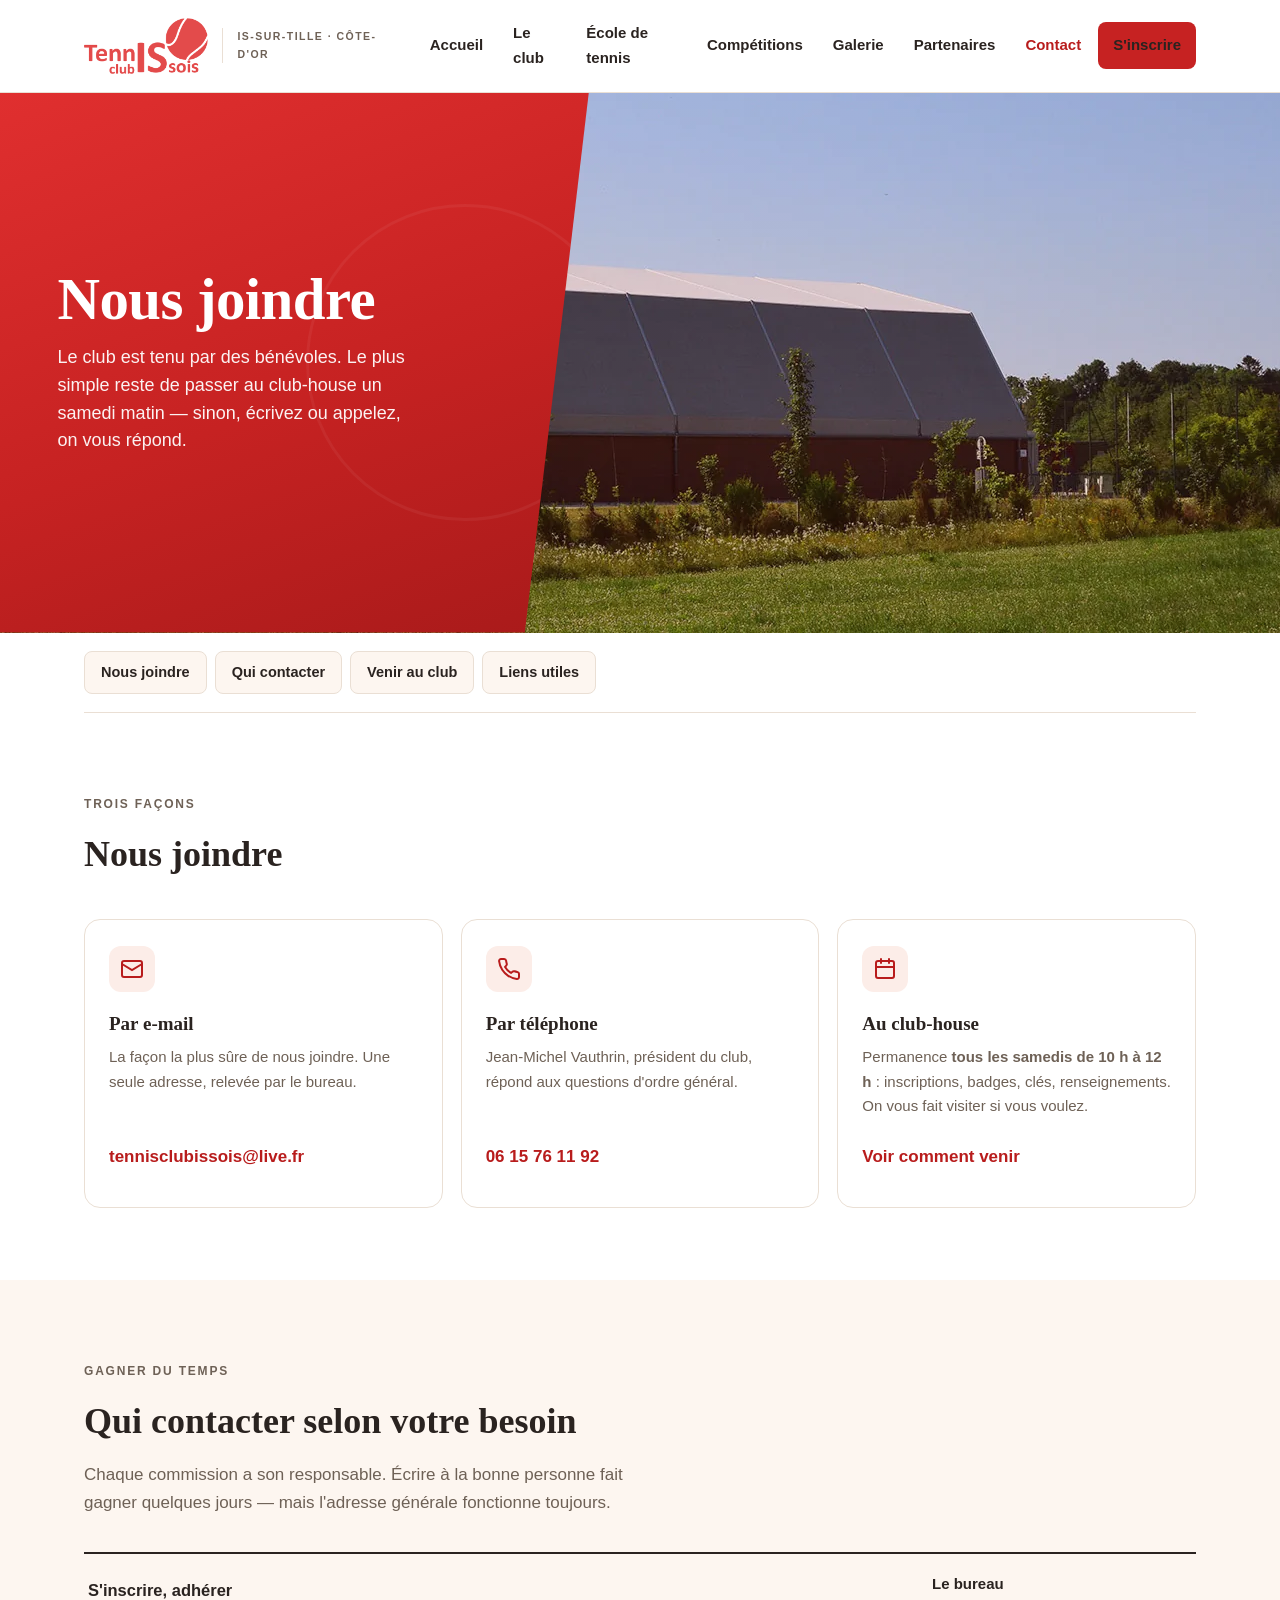
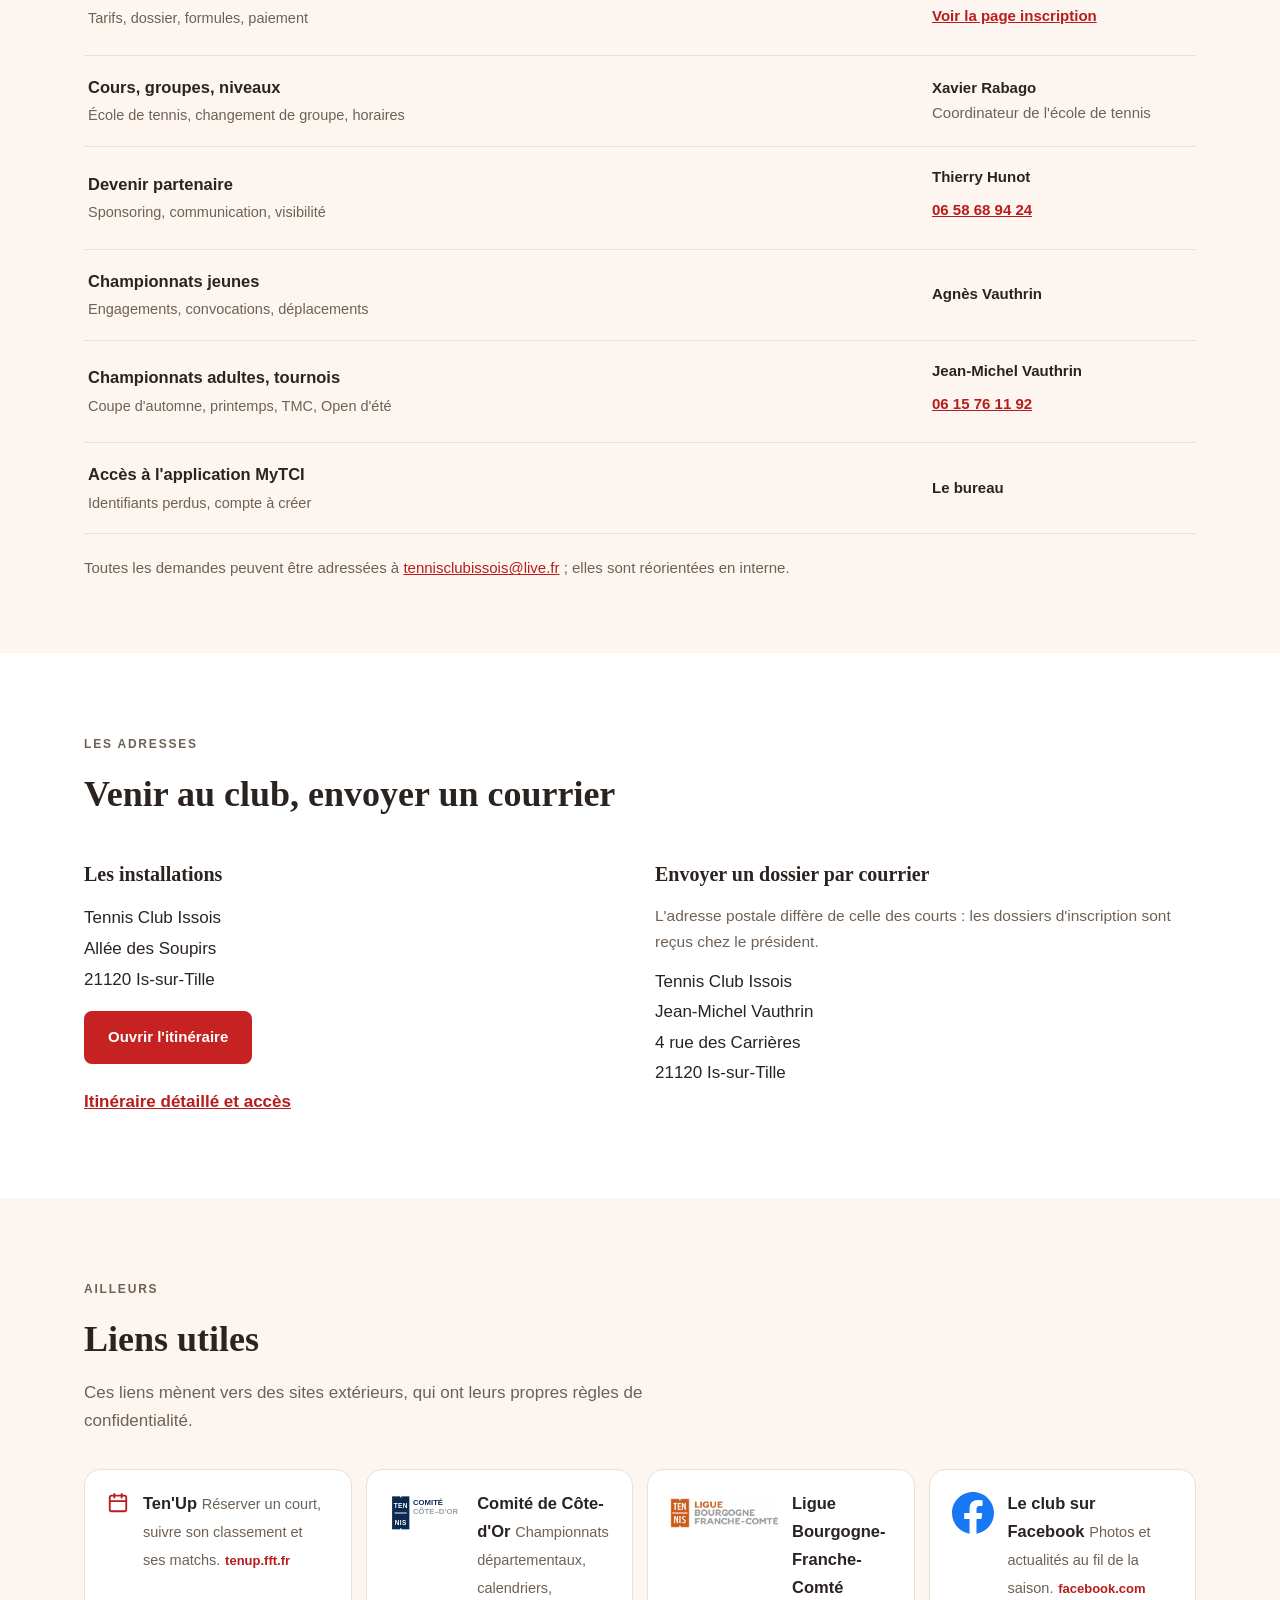
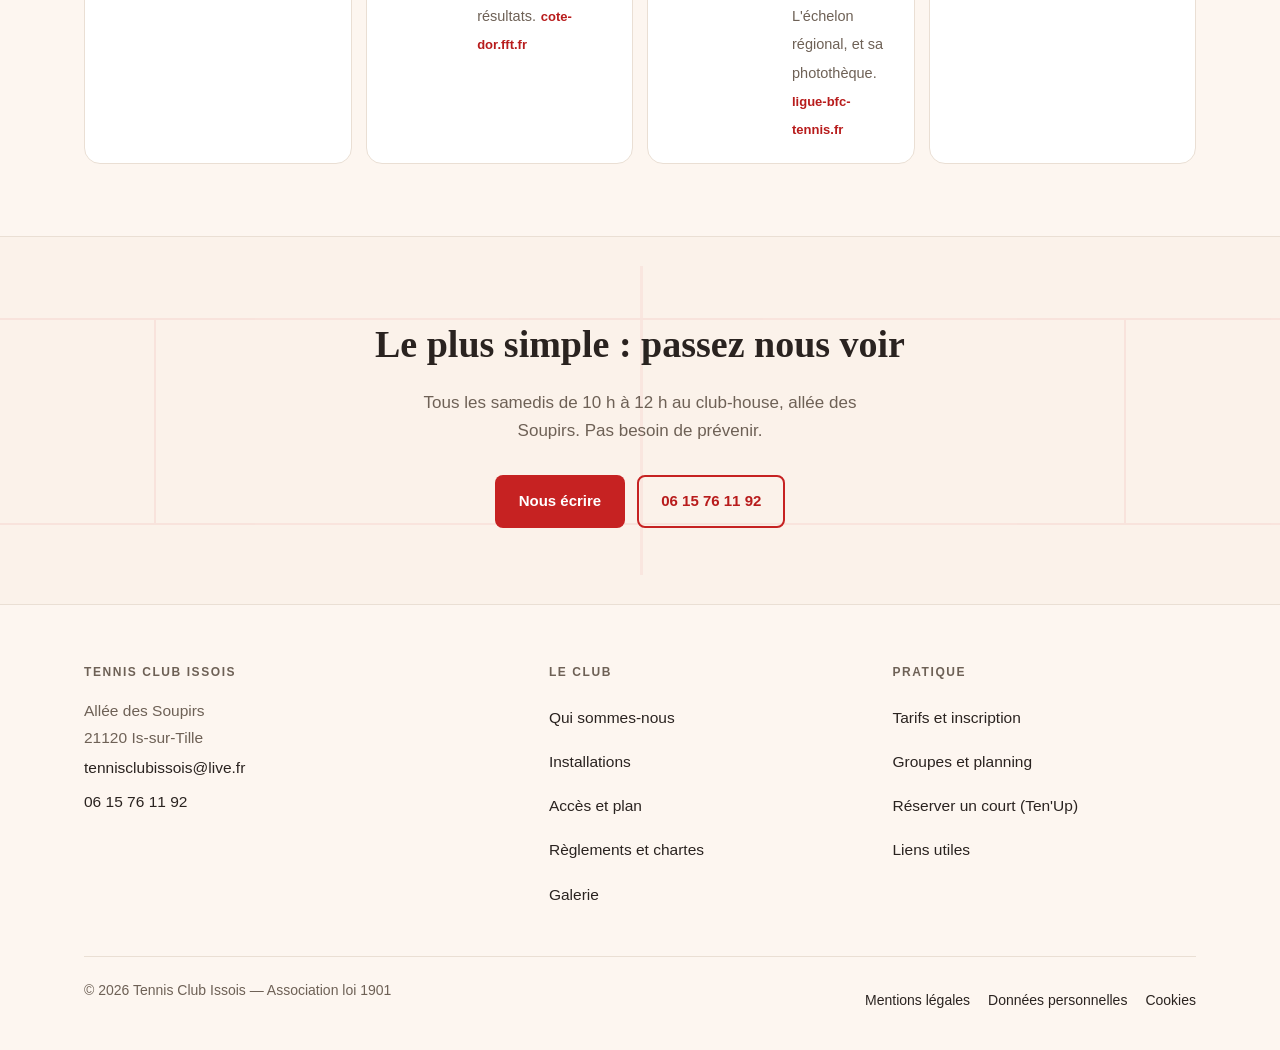
<file: contact.html>
<!DOCTYPE html>
<html lang="fr">
<head>
  <meta charset="utf-8">
  <meta name="viewport" content="width=device-width, initial-scale=1">
  <title>Contact — Tennis Club Issois</title>
  <meta name="description" content="Joindre le Tennis Club Issois : e-mail, téléphone, permanence du samedi matin au club-house, adresse à Is-sur-Tille et liens utiles.">
  <link rel="canonical" href="https://tennisclubissois.fr/contact.html">
  <link rel="icon" href="img/favicon.png" type="image/png">
  <link rel="apple-touch-icon" href="img/icone-tci.png">
  <meta name="theme-color" content="#C62222">
  <link rel="stylesheet" href="css/style.css?v=20260803">
</head>
<body>

<a class="saut-contenu" href="#contenu">Aller au contenu principal</a>

<header class="entete">
  <div class="entete-inner">
    <a class="marque" href="/">
      <img src="img/logo-tci.png" srcset="img/logo-tci.png 1x, img/logo-tci@2x.png 2x"
           width="220" height="99" alt="Tennis Club Issois">
      <span class="marque-lieu">Is-sur-Tille · Côte-d'Or</span>
    </a>

    <button class="burger" id="burger" aria-expanded="false" aria-controls="nav"
            aria-label="Ouvrir le menu">
      <svg width="26" height="26" viewBox="0 0 24 24" fill="none" stroke="currentColor"
           stroke-width="2" stroke-linecap="round" aria-hidden="true">
        <path d="M3 6h18M3 12h18M3 18h18"/>
      </svg>
    </button>

    <nav class="nav" id="nav" aria-label="Navigation principale">
      <a href="/">Accueil</a>
      <a href="/le-club.html">Le club</a>
      <a href="/ecole-de-tennis.html">École de tennis</a>
      <a href="/competitions.html">Compétitions</a>
      <a href="/galerie.html">Galerie</a>
      <a href="/partenaires.html">Partenaires</a>
      <a href="/contact.html" aria-current="page">Contact</a>
      <a class="btn btn-plein" href="/inscription.html">S'inscrire</a>
    </nav>
  </div>
</header>

<main id="contenu">

  <!-- ── Bandeau Contact — photo immersive + panneau rouge diagonal ─
       Hero « vitrine » partagé (voir css .hero-vitrine). Repli rouge si
       img/contact-hero.webp est absent (js/hero-vitrine.js). -->
  <section class="hero-vitrine">
    <div class="hero-vitrine-photo">
      <img class="hero-vitrine-img" src="img/contact-hero.webp" width="1600" height="900"
           alt="Le club-house du Tennis Club Issois, allée des Soupirs.">
      <span class="hero-vitrine-voile" aria-hidden="true"></span>
    </div>
    <div class="hero-vitrine-panneau">
      <div class="hero-vitrine-contenu">
        <h1><!--z:hero.titre-->Nous joindre<!--/z--></h1>
        <p class="hero-vitrine-sous"><!--z:hero.texte-->
          Le club est tenu par des bénévoles. Le plus simple reste de passer au
          club-house un samedi matin — sinon, écrivez ou appelez, on vous répond.
        <!--/z--></p>
      </div>
    </div>
  </section>

  <div class="contenu">
    <nav class="sommaire" aria-label="Sur cette page">
      <a href="#joindre">Nous joindre</a>
      <a href="#qui">Qui contacter</a>
      <a href="#venir">Venir au club</a>
      <a href="#liens">Liens utiles</a>
    </nav>
  </div>

  <!-- ── Nous joindre ──────────────────────────────────────── -->
  <section class="section" id="joindre">
    <div class="contenu">
      <div class="section-tete">
        <p class="surtitre">Trois façons</p>
        <h2>Nous joindre</h2>
      </div>

      <div class="contacts">
        <div class="contact-carte">
          <span class="picto" aria-hidden="true">
            <svg width="24" height="24" viewBox="0 0 24 24" fill="none" stroke="currentColor" stroke-width="2" stroke-linecap="round">
              <rect x="2" y="4" width="20" height="16" rx="2"/><path d="m2 7 10 6 10-6"/>
            </svg>
          </span>
          <h3>Par e-mail</h3>
          <p><!--z:joindre.email-->La façon la plus sûre de nous joindre. Une seule adresse, relevée
             par le bureau.<!--/z--></p>
          <a class="valeur" href="mailto:tennisclubissois@live.fr">tennisclubissois@live.fr</a>
        </div>

        <div class="contact-carte">
          <span class="picto" aria-hidden="true">
            <svg width="24" height="24" viewBox="0 0 24 24" fill="none" stroke="currentColor" stroke-width="2" stroke-linecap="round">
              <path d="M22 16.9v3a2 2 0 0 1-2.2 2 19.8 19.8 0 0 1-8.6-3.1 19.5 19.5 0 0 1-6-6A19.8 19.8 0 0 1 2.1 4.2 2 2 0 0 1 4.1 2h3a2 2 0 0 1 2 1.7c.1 1 .3 1.9.6 2.8a2 2 0 0 1-.5 2.1L8.1 9.9a16 16 0 0 0 6 6l1.3-1.1a2 2 0 0 1 2.1-.5c.9.3 1.8.5 2.8.6a2 2 0 0 1 1.7 2z"/>
            </svg>
          </span>
          <h3>Par téléphone</h3>
          <p><!--z:joindre.tel-->Jean-Michel Vauthrin, président du club, répond aux questions
             d'ordre général.<!--/z--></p>
          <a class="valeur" href="tel:+33615761192">06 15 76 11 92</a>
        </div>

        <div class="contact-carte">
          <span class="picto" aria-hidden="true">
            <svg width="24" height="24" viewBox="0 0 24 24" fill="none" stroke="currentColor" stroke-width="2" stroke-linecap="round">
              <rect x="3" y="4" width="18" height="17" rx="2"/><path d="M3 10h18M8 2v4M16 2v4"/>
            </svg>
          </span>
          <h3>Au club-house</h3>
          <p><!--z:joindre.permanence-->Permanence <b>tous les samedis de 10 h à 12 h</b> : inscriptions,
             badges, clés, renseignements. On vous fait visiter si vous voulez.<!--/z--></p>
          <a class="valeur" href="#venir">Voir comment venir</a>
        </div>
      </div>
    </div>
  </section>

  <!-- ── Qui contacter ─────────────────────────────────────── -->
  <section class="section section-doux" id="qui">
    <div class="contenu">
      <div class="section-tete">
        <p class="surtitre">Gagner du temps</p>
        <h2>Qui contacter selon votre besoin</h2>
        <p><!--z:qui.intro-->Chaque commission a son responsable. Écrire à la bonne personne fait
           gagner quelques jours — mais l'adresse générale fonctionne toujours.<!--/z--></p>
      </div>

      <div class="aiguillage"><!--zl:aiguillage-->
        <div class="aiguillage-ligne">
          <p class="besoin">S'inscrire, adhérer
            <small>Tarifs, dossier, formules, paiement</small></p>
          <p class="qui">
            <strong>Le bureau</strong>
            <a href="/inscription.html">Voir la page inscription</a>
          </p>
        </div>

        <div class="aiguillage-ligne">
          <p class="besoin">Cours, groupes, niveaux
            <small>École de tennis, changement de groupe, horaires</small></p>
          <p class="qui">
            <strong>Xavier Rabago</strong>
            <span style="color:var(--gris)">Coordinateur de l'école de tennis</span>
          </p>
        </div>

        <div class="aiguillage-ligne">
          <p class="besoin">Devenir partenaire
            <small>Sponsoring, communication, visibilité</small></p>
          <p class="qui">
            <strong>Thierry Hunot</strong>
            <a href="tel:+33658689424">06 58 68 94 24</a>
          </p>
        </div>

        <div class="aiguillage-ligne">
          <p class="besoin">Championnats jeunes
            <small>Engagements, convocations, déplacements</small></p>
          <p class="qui"><strong>Agnès Vauthrin</strong></p>
        </div>

        <div class="aiguillage-ligne">
          <p class="besoin">Championnats adultes, tournois
            <small>Coupe d'automne, printemps, TMC, Open d'été</small></p>
          <p class="qui">
            <strong>Jean-Michel Vauthrin</strong>
            <a href="tel:+33615761192">06 15 76 11 92</a>
          </p>
        </div>

        <div class="aiguillage-ligne">
          <p class="besoin">Accès à l'application MyTCI
            <small>Identifiants perdus, compte à créer</small></p>
          <p class="qui"><strong>Le bureau</strong></p>
        </div>
      <!--/zl--></div>

      <p style="color:var(--gris);font-size:15px;margin-top:22px">
        Toutes les demandes peuvent être adressées à
        <a href="mailto:tennisclubissois@live.fr">tennisclubissois@live.fr</a>&nbsp;;
        elles sont réorientées en interne.
      </p>
    </div>
  </section>

  <!-- ── Venir au club ─────────────────────────────────────── -->
  <section class="section" id="venir">
    <div class="contenu">
      <div class="section-tete">
        <p class="surtitre">Les adresses</p>
        <h2>Venir au club, envoyer un courrier</h2>
      </div>

      <div class="acces">
        <div>
          <h3 style="font-size:20px;margin-bottom:12px">Les installations</h3>
          <address style="font-style:normal;font-size:17px;line-height:1.8">
            Tennis Club Issois<br>
            Allée des Soupirs<br>
            21120 Is-sur-Tille
          </address>
          <p style="margin-top:16px">
            <a class="btn btn-plein"
               href="https://www.openstreetmap.org/search?query=All%C3%A9e%20des%20Soupirs%2021120%20Is-sur-Tille"
               rel="noopener" target="_blank">Ouvrir l'itinéraire</a>
          </p>
          <p style="margin-top:14px">
            <a class="lien-seul" href="/le-club.html#acces">Itinéraire détaillé et accès</a>
          </p>
        </div>

        <div>
          <h3 style="font-size:20px;margin-bottom:12px">Envoyer un dossier par courrier</h3>
          <p style="color:var(--gris);font-size:15.5px;margin-bottom:12px"><!--z:courrier.intro-->
            L'adresse postale diffère de celle des courts&nbsp;: les dossiers
            d'inscription sont reçus chez le président.<!--/z--></p>
          <address style="font-style:normal;font-size:17px;line-height:1.8"><!--zl:courrier.adresse-->
            Tennis Club Issois<br>
            Jean-Michel Vauthrin<br>
            4 rue des Carrières<br>
            21120 Is-sur-Tille
          <!--/zl--></address>
        </div>
      </div>
    </div>
  </section>

  <!-- ── Liens utiles ──────────────────────────────────────── -->
  <section class="section section-doux" id="liens">
    <div class="contenu">
      <div class="section-tete">
        <p class="surtitre">Ailleurs</p>
        <h2>Liens utiles</h2>
        <p><!--z:liens.intro-->Ces liens mènent vers des sites extérieurs, qui ont leurs propres
           règles de confidentialité.<!--/z--></p>
      </div>

      <div class="liens-utiles"><!--zl:liens-->
        <a class="lien-utile" href="https://tenup.fft.fr" rel="noopener" target="_blank">
          <span class="picto" aria-hidden="true">
            <svg width="22" height="22" viewBox="0 0 24 24" fill="none" stroke="currentColor" stroke-width="2" stroke-linecap="round">
              <rect x="3" y="4" width="18" height="17" rx="2"/><path d="M3 10h18M8 2v4M16 2v4"/>
            </svg>
          </span>
          <span>
            <span class="nom">Ten'Up</span>
            <span class="desc">Réserver un court, suivre son classement et ses matchs.</span>
            <span class="hote">tenup.fft.fr</span>
          </span>
        </a>

        <a class="lien-utile" href="https://cote-dor.fft.fr/" rel="noopener" target="_blank">
          <span class="picto" aria-hidden="true">
            <img src="img/partenaires/comite-cd21.svg" alt="" loading="lazy">
          </span>
          <span>
            <span class="nom">Comité de Côte-d'Or</span>
            <span class="desc">Championnats départementaux, calendriers, résultats.</span>
            <span class="hote">cote-dor.fft.fr</span>
          </span>
        </a>

        <a class="lien-utile" href="https://www.ligue-bfc-tennis.fr" rel="noopener" target="_blank">
          <span class="picto" aria-hidden="true">
            <img src="img/partenaires/ligue-bfc.png" alt="" loading="lazy">
          </span>
          <span>
            <span class="nom">Ligue Bourgogne-Franche-Comté</span>
            <span class="desc">L'échelon régional, et sa photothèque.</span>
            <span class="hote">ligue-bfc-tennis.fr</span>
          </span>
        </a>

        <a class="lien-utile" href="https://www.facebook.com/tennisclubissois2/?locale=fr_FR" rel="noopener" target="_blank">
          <span class="picto" aria-hidden="true">
            <img src="img/facebook.svg" alt="" loading="lazy">
          </span>
          <span>
            <span class="nom">Le club sur Facebook</span>
            <span class="desc">Photos et actualités au fil de la saison.</span>
            <span class="hote">facebook.com</span>
          </span>
        </a>
      <!--/zl--></div>
    </div>
  </section>

  <section class="appel">
    <div class="appel-lignes" aria-hidden="true">
      <span class="a-h1"></span><span class="a-h2"></span>
      <span class="a-v1"></span><span class="a-v2"></span><span class="a-filet"></span>
    </div>
    <div class="contenu">
      <h2><!--z:appel.titre-->Le plus simple&nbsp;: passez nous voir<!--/z--></h2>
      <p><!--z:appel.texte-->Tous les samedis de 10 h à 12 h au club-house, allée des Soupirs.
         Pas besoin de prévenir.<!--/z--></p>
      <div class="appel-actions">
        <a class="btn btn-plein" href="mailto:tennisclubissois@live.fr">Nous écrire</a>
        <a class="btn btn-ligne" href="tel:+33615761192">06 15 76 11 92</a>
      </div>
    </div>
  </section>

</main>

<footer class="pied">
  <div class="contenu">
    <div class="pied-grille">
      <div>
        <h4>Tennis Club Issois</h4>
        <address>
          Allée des Soupirs<br>
          21120 Is-sur-Tille<br>
          <a href="mailto:tennisclubissois@live.fr">tennisclubissois@live.fr</a><br>
          <a href="tel:+33615761192">06 15 76 11 92</a>
        </address>
      </div>

      <div>
        <h4>Le club</h4>
        <ul>
          <li><a href="/le-club.html">Qui sommes-nous</a></li>
          <li><a href="/le-club.html#installations">Installations</a></li>
          <li><a href="/le-club.html#acces">Accès et plan</a></li>
          <li><a href="/le-club.html#reglements">Règlements et chartes</a></li>
          <li><a href="/galerie.html">Galerie</a></li>
        </ul>
      </div>

      <div>
        <h4>Pratique</h4>
        <ul>
          <li><a href="/inscription.html">Tarifs et inscription</a></li>
          <li><a href="/ecole-de-tennis.html#planning">Groupes et planning</a></li>
          <li><a href="https://tenup.fft.fr" rel="noopener" target="_blank">Réserver un court (Ten'Up)</a></li>
          <li><a href="/contact.html#liens">Liens utiles</a></li>
        </ul>
      </div>
    </div>

    <div class="pied-bas">
      <p>© 2026 Tennis Club Issois — Association loi 1901</p>
      <p class="pied-legal">
        <a href="/mentions-legales.html">Mentions légales</a>
        <a href="/donnees-personnelles.html">Données personnelles</a>
        <a href="/cookies.html">Cookies</a>
      </p>
    </div>
  </div>
</footer>

<script src="js/menu.js"></script>
<script src="js/hero-vitrine.js"></script>

</body>
</html>
</file>
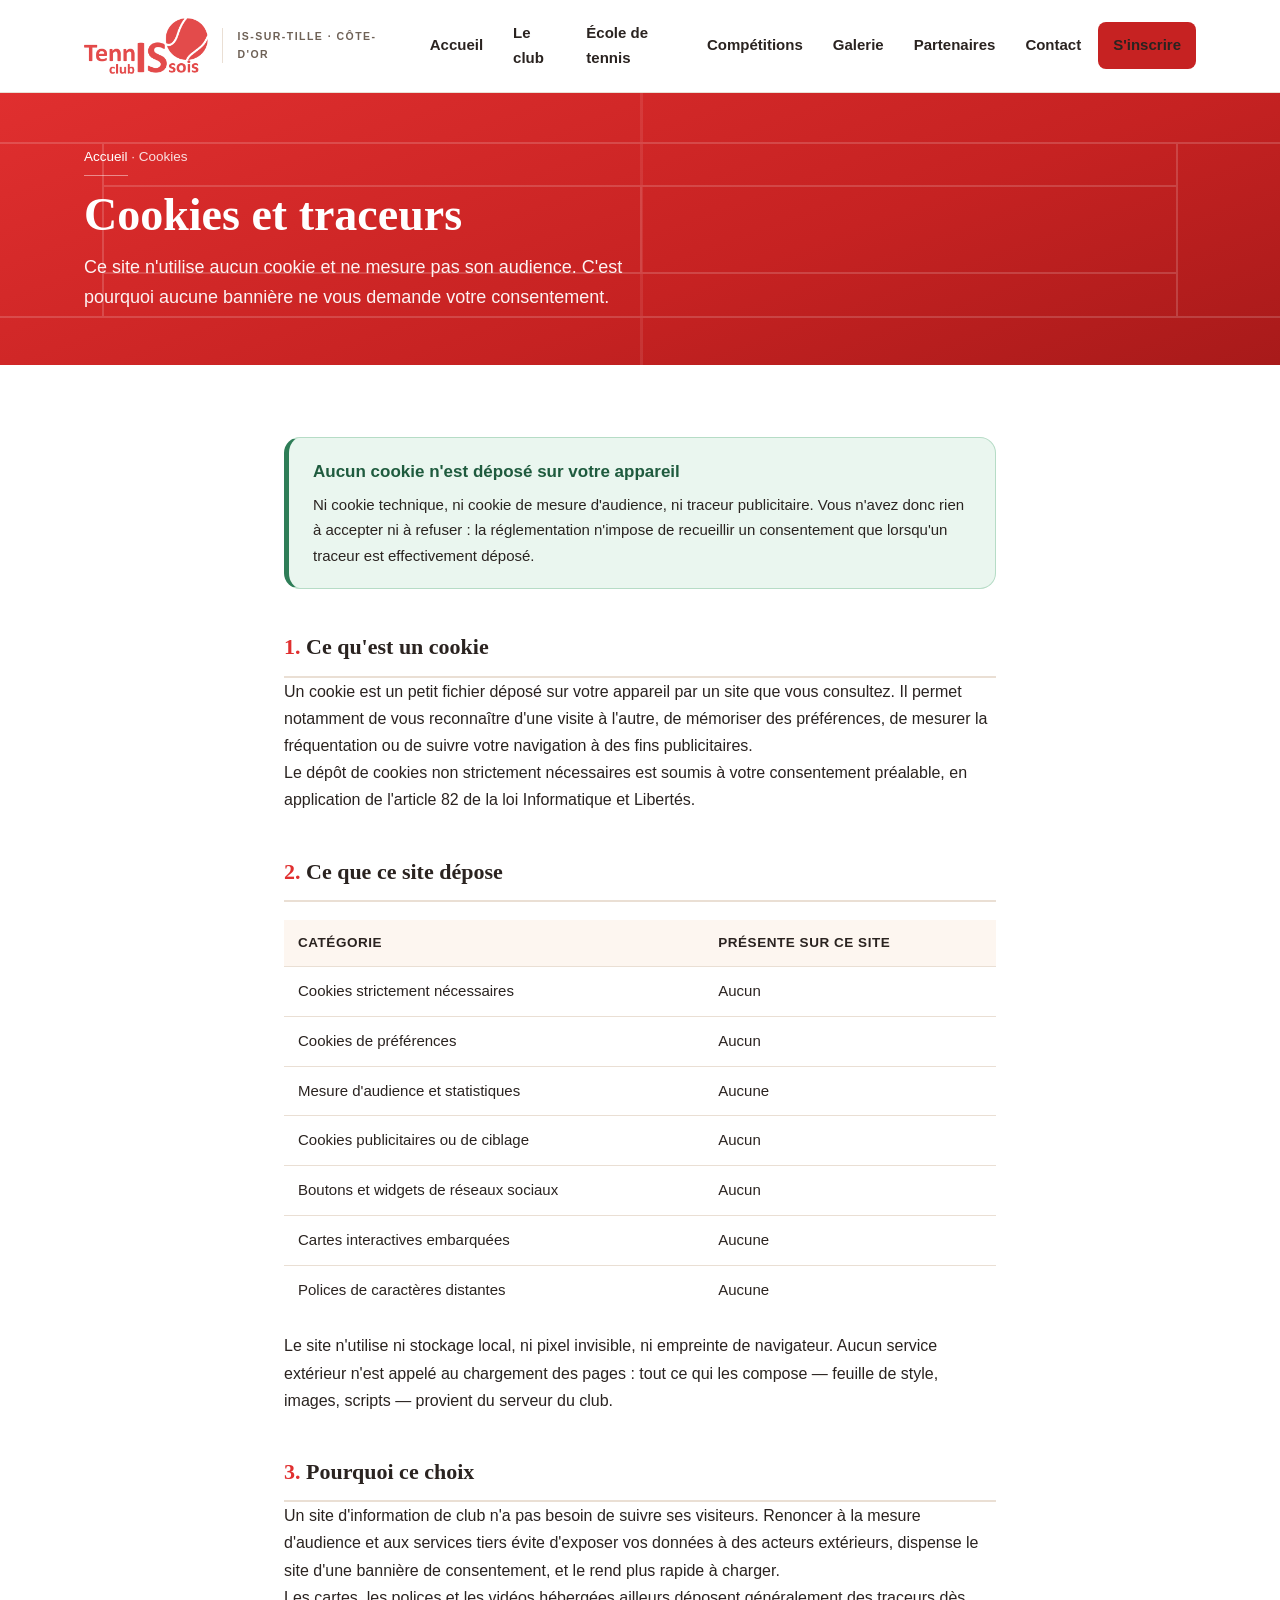
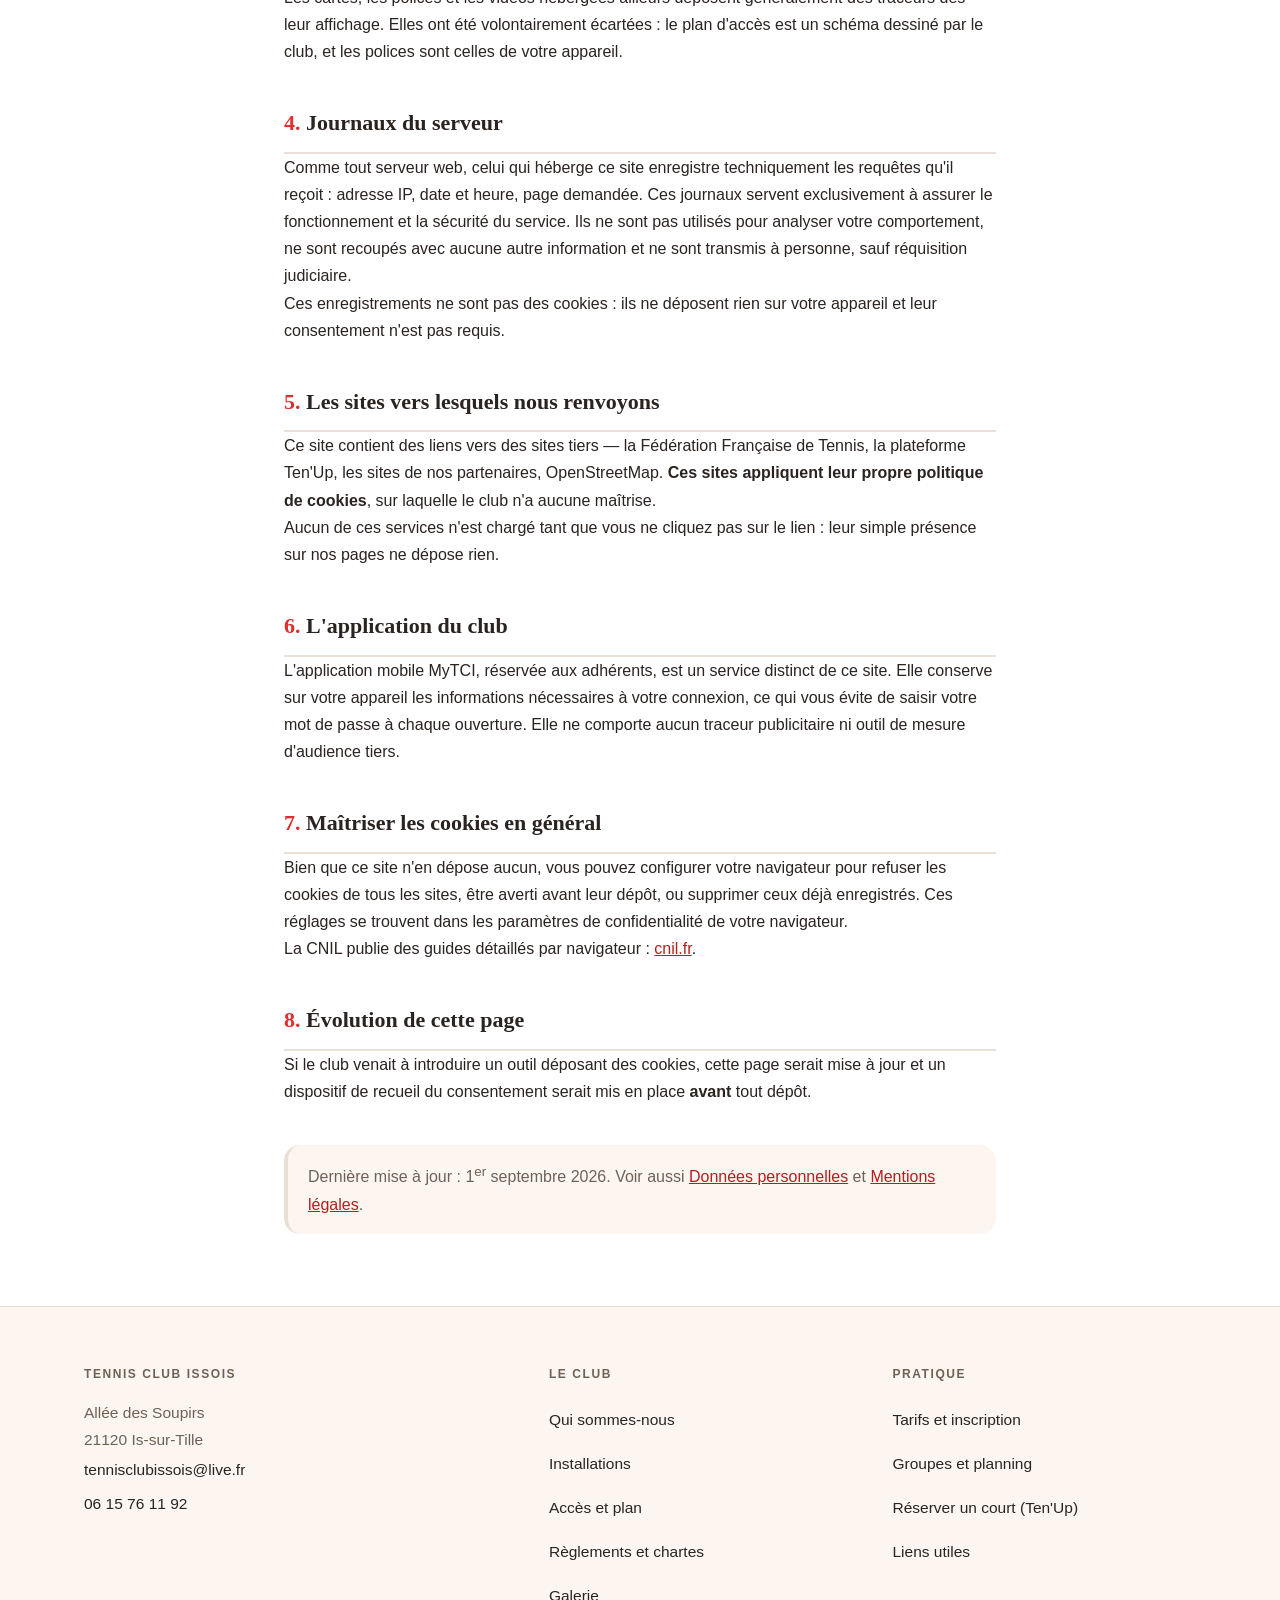
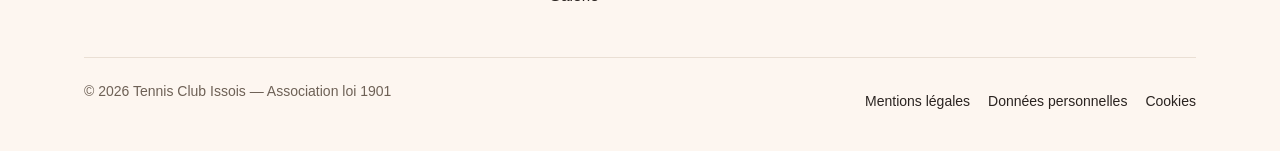
<file: cookies.html>
<!DOCTYPE html>
<html lang="fr">
<head>
  <meta charset="utf-8">
  <meta name="viewport" content="width=device-width, initial-scale=1">
  <title>Cookies — Tennis Club Issois</title>
  <meta name="description" content="Politique de cookies du site du Tennis Club Issois : ce site n'utilise aucun cookie ni traceur, et ne mesure pas son audience.">
  <link rel="canonical" href="https://tennisclubissois.fr/cookies.html">
  <link rel="icon" href="img/favicon.png" type="image/png">
  <link rel="apple-touch-icon" href="img/icone-tci.png">
  <meta name="theme-color" content="#C62222">
  <link rel="stylesheet" href="css/style.css">
</head>
<body>

<a class="saut-contenu" href="#contenu">Aller au contenu principal</a>

<header class="entete">
  <div class="entete-inner">
    <a class="marque" href="/">
      <img src="img/logo-tci.png" srcset="img/logo-tci.png 1x, img/logo-tci@2x.png 2x"
           width="220" height="99" alt="Tennis Club Issois">
      <span class="marque-lieu">Is-sur-Tille · Côte-d'Or</span>
    </a>

    <button class="burger" id="burger" aria-expanded="false" aria-controls="nav"
            aria-label="Ouvrir le menu">
      <svg width="26" height="26" viewBox="0 0 24 24" fill="none" stroke="currentColor"
           stroke-width="2" stroke-linecap="round" aria-hidden="true">
        <path d="M3 6h18M3 12h18M3 18h18"/>
      </svg>
    </button>

    <nav class="nav" id="nav" aria-label="Navigation principale">
      <a href="/">Accueil</a>
      <a href="/le-club.html">Le club</a>
      <a href="/ecole-de-tennis.html">École de tennis</a>
      <a href="/competitions.html">Compétitions</a>
      <a href="/galerie.html">Galerie</a>
      <a href="/partenaires.html">Partenaires</a>
      <a href="/contact.html">Contact</a>
      <a class="btn btn-plein" href="/inscription.html">S'inscrire</a>
    </nav>
  </div>
</header>

<main id="contenu">

  <section class="hero hero-page">
    <div class="hero-lignes" aria-hidden="true">
      <span class="l-h1"></span><span class="l-h2"></span>
      <span class="l-h3"></span><span class="l-h4"></span>
      <span class="l-v1"></span><span class="l-v2"></span><span class="l-v3"></span>
      <span class="l-filet"></span>
    </div>
    <div class="hero-inner">
      <p class="fil"><a href="/">Accueil</a> · Cookies</p>
      <h1>Cookies et traceurs</h1>
      <p class="hero-texte">
        Ce site n'utilise aucun cookie et ne mesure pas son audience. C'est
        pourquoi aucune bannière ne vous demande votre consentement.
      </p>
    </div>
  </section>

  <section class="section">
    <div class="contenu-etroit">
      <div class="texte-legal">

        <div class="bonne-nouvelle">
          <strong>Aucun cookie n'est déposé sur votre appareil</strong>
          <p style="margin-top:6px;font-size:15px">
            Ni cookie technique, ni cookie de mesure d'audience, ni traceur
            publicitaire. Vous n'avez donc rien à accepter ni à refuser&nbsp;:
            la réglementation n'impose de recueillir un consentement que
            lorsqu'un traceur est effectivement déposé.
          </p>
        </div>

        <section>
          <h2>Ce qu'est un cookie</h2>
          <p>Un cookie est un petit fichier déposé sur votre appareil par un site
             que vous consultez. Il permet notamment de vous reconnaître d'une
             visite à l'autre, de mémoriser des préférences, de mesurer la
             fréquentation ou de suivre votre navigation à des fins
             publicitaires.</p>
          <p>Le dépôt de cookies non strictement nécessaires est soumis à votre
             consentement préalable, en application de l'article 82 de la loi
             Informatique et Libertés.</p>
        </section>

        <section>
          <h2>Ce que ce site dépose</h2>
          <div class="tableau-legal">
            <table>
              <thead>
                <tr>
                  <th scope="col">Catégorie</th>
                  <th scope="col">Présente sur ce site</th>
                </tr>
              </thead>
              <tbody>
                <tr><td>Cookies strictement nécessaires</td><td>Aucun</td></tr>
                <tr><td>Cookies de préférences</td><td>Aucun</td></tr>
                <tr><td>Mesure d'audience et statistiques</td><td>Aucune</td></tr>
                <tr><td>Cookies publicitaires ou de ciblage</td><td>Aucun</td></tr>
                <tr><td>Boutons et widgets de réseaux sociaux</td><td>Aucun</td></tr>
                <tr><td>Cartes interactives embarquées</td><td>Aucune</td></tr>
                <tr><td>Polices de caractères distantes</td><td>Aucune</td></tr>
              </tbody>
            </table>
          </div>
          <p>Le site n'utilise ni stockage local, ni pixel invisible, ni
             empreinte de navigateur. Aucun service extérieur n'est appelé au
             chargement des pages&nbsp;: tout ce qui les compose — feuille de
             style, images, scripts — provient du serveur du club.</p>
        </section>

        <section>
          <h2>Pourquoi ce choix</h2>
          <p>Un site d'information de club n'a pas besoin de suivre ses
             visiteurs. Renoncer à la mesure d'audience et aux services tiers
             évite d'exposer vos données à des acteurs extérieurs, dispense le
             site d'une bannière de consentement, et le rend plus rapide à
             charger.</p>
          <p>Les cartes, les polices et les vidéos hébergées ailleurs déposent
             généralement des traceurs dès leur affichage. Elles ont été
             volontairement écartées&nbsp;: le plan d'accès est un schéma dessiné
             par le club, et les polices sont celles de votre appareil.</p>
        </section>

        <section>
          <h2>Journaux du serveur</h2>
          <p>Comme tout serveur web, celui qui héberge ce site enregistre
             techniquement les requêtes qu'il reçoit&nbsp;: adresse IP, date et
             heure, page demandée. Ces journaux servent exclusivement à assurer
             le fonctionnement et la sécurité du service. Ils ne sont pas
             utilisés pour analyser votre comportement, ne sont recoupés avec
             aucune autre information et ne sont transmis à personne, sauf
             réquisition judiciaire.</p>
          <p>Ces enregistrements ne sont pas des cookies&nbsp;: ils ne déposent
             rien sur votre appareil et leur consentement n'est pas requis.</p>
        </section>

        <section>
          <h2>Les sites vers lesquels nous renvoyons</h2>
          <p>Ce site contient des liens vers des sites tiers — la Fédération
             Française de Tennis, la plateforme Ten'Up, les sites de nos
             partenaires, OpenStreetMap. <b>Ces sites appliquent leur propre
             politique de cookies</b>, sur laquelle le club n'a aucune maîtrise.</p>
          <p>Aucun de ces services n'est chargé tant que vous ne cliquez pas sur
             le lien&nbsp;: leur simple présence sur nos pages ne dépose rien.</p>
        </section>

        <section>
          <h2>L'application du club</h2>
          <p>L'application mobile MyTCI, réservée aux adhérents, est un service
             distinct de ce site. Elle conserve sur votre appareil les
             informations nécessaires à votre connexion, ce qui vous évite de
             saisir votre mot de passe à chaque ouverture. Elle ne comporte
             aucun traceur publicitaire ni outil de mesure d'audience tiers.</p>
        </section>

        <section>
          <h2>Maîtriser les cookies en général</h2>
          <p>Bien que ce site n'en dépose aucun, vous pouvez configurer votre
             navigateur pour refuser les cookies de tous les sites, être averti
             avant leur dépôt, ou supprimer ceux déjà enregistrés. Ces réglages
             se trouvent dans les paramètres de confidentialité de votre
             navigateur.</p>
          <p>La CNIL publie des guides détaillés par navigateur&nbsp;:
             <a href="https://www.cnil.fr/fr/cookies-et-autres-traceurs" rel="noopener" target="_blank">cnil.fr</a>.</p>
        </section>

        <section>
          <h2>Évolution de cette page</h2>
          <p>Si le club venait à introduire un outil déposant des cookies, cette
             page serait mise à jour et un dispositif de recueil du consentement
             serait mis en place <b>avant</b> tout dépôt.</p>
        </section>

        <p class="maj">
          Dernière mise à jour&nbsp;: 1<sup>er</sup> septembre 2026.
          Voir aussi <a href="/donnees-personnelles.html">Données personnelles</a>
          et <a href="/mentions-legales.html">Mentions légales</a>.
        </p>

      </div>
    </div>
  </section>

</main>

<footer class="pied">
  <div class="contenu">
    <div class="pied-grille">
      <div>
        <h4>Tennis Club Issois</h4>
        <address>
          Allée des Soupirs<br>
          21120 Is-sur-Tille<br>
          <a href="mailto:tennisclubissois@live.fr">tennisclubissois@live.fr</a><br>
          <a href="tel:+33615761192">06 15 76 11 92</a>
        </address>
      </div>

      <div>
        <h4>Le club</h4>
        <ul>
          <li><a href="/le-club.html">Qui sommes-nous</a></li>
          <li><a href="/le-club.html#installations">Installations</a></li>
          <li><a href="/le-club.html#acces">Accès et plan</a></li>
          <li><a href="/le-club.html#reglements">Règlements et chartes</a></li>
          <li><a href="/galerie.html">Galerie</a></li>
        </ul>
      </div>

      <div>
        <h4>Pratique</h4>
        <ul>
          <li><a href="/inscription.html">Tarifs et inscription</a></li>
          <li><a href="/ecole-de-tennis.html#planning">Groupes et planning</a></li>
          <li><a href="https://tenup.fft.fr" rel="noopener" target="_blank">Réserver un court (Ten'Up)</a></li>
          <li><a href="/contact.html#liens">Liens utiles</a></li>
        </ul>
      </div>
    </div>

    <div class="pied-bas">
      <p>© 2026 Tennis Club Issois — Association loi 1901</p>
      <p class="pied-legal">
        <a href="/mentions-legales.html">Mentions légales</a>
        <a href="/donnees-personnelles.html">Données personnelles</a>
        <a href="/cookies.html" aria-current="page">Cookies</a>
      </p>
    </div>
  </div>
</footer>

<script src="js/menu.js"></script>

</body>
</html>
</file>
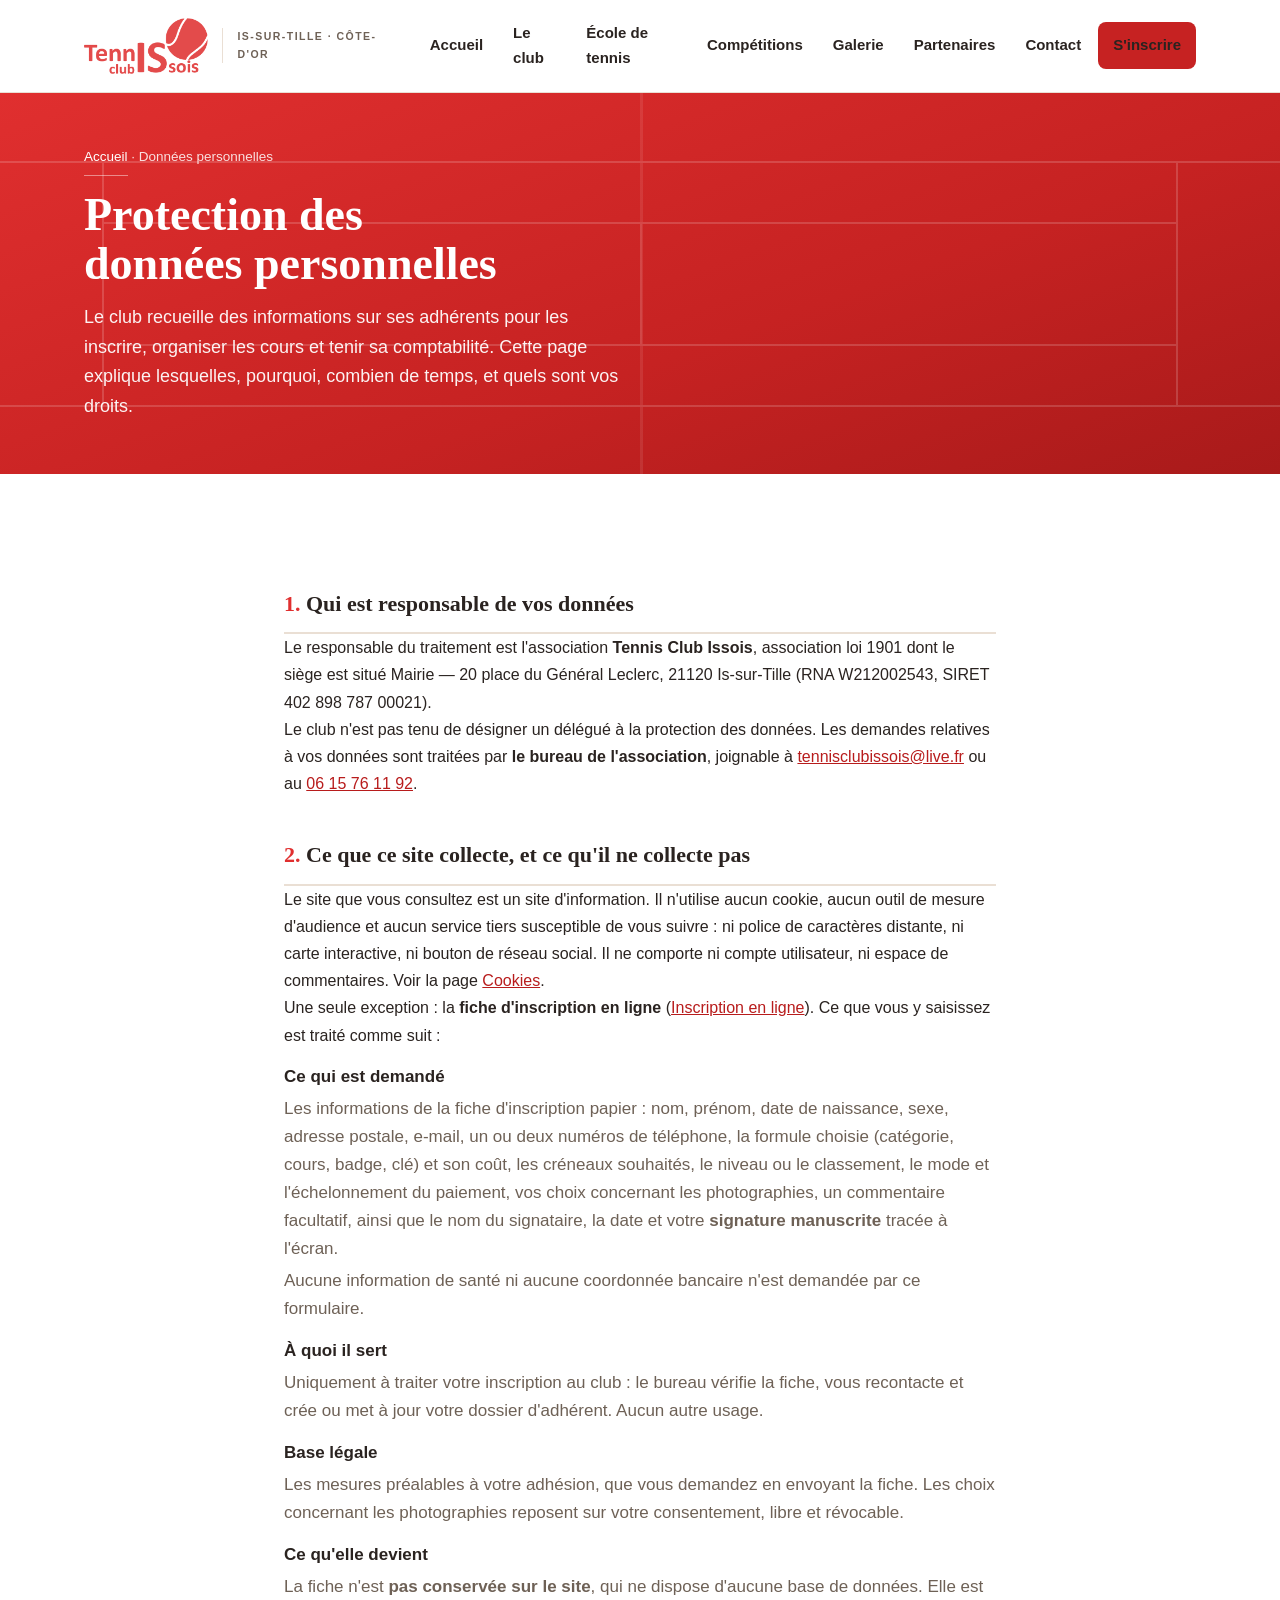
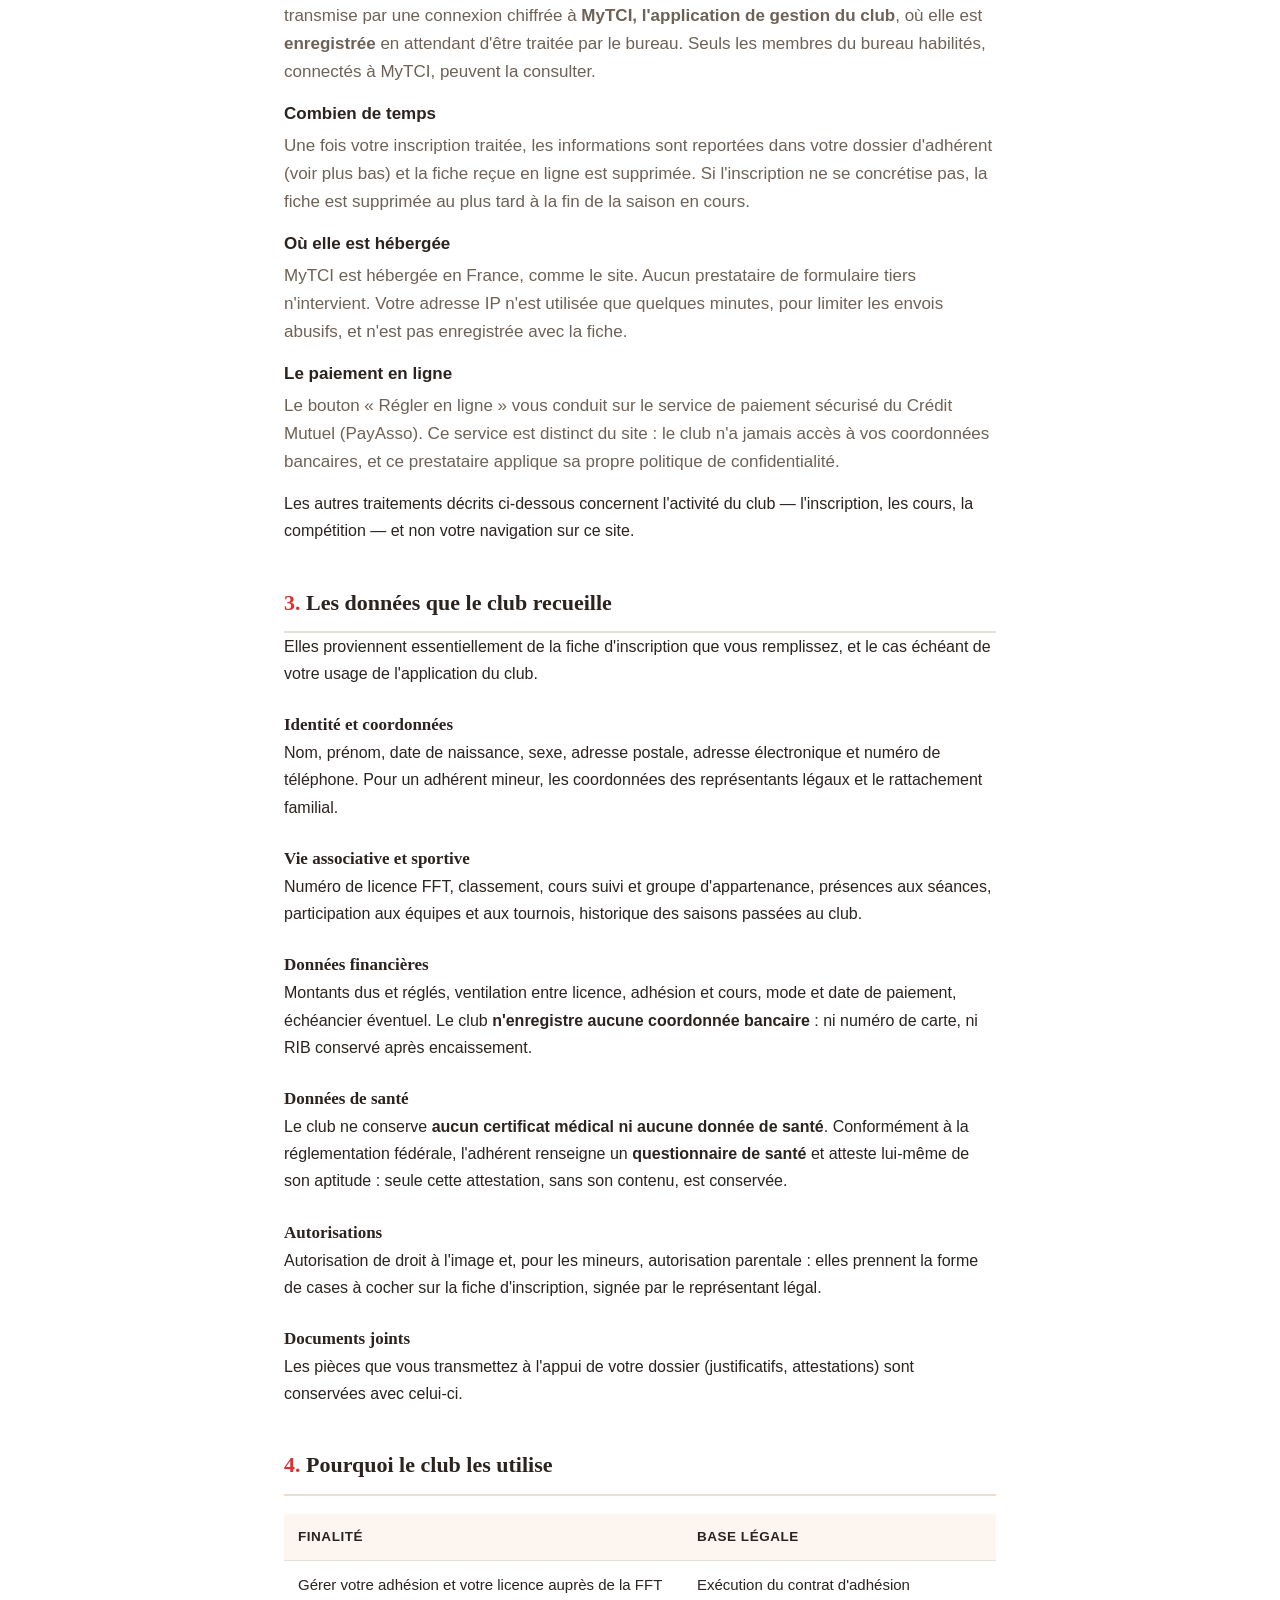
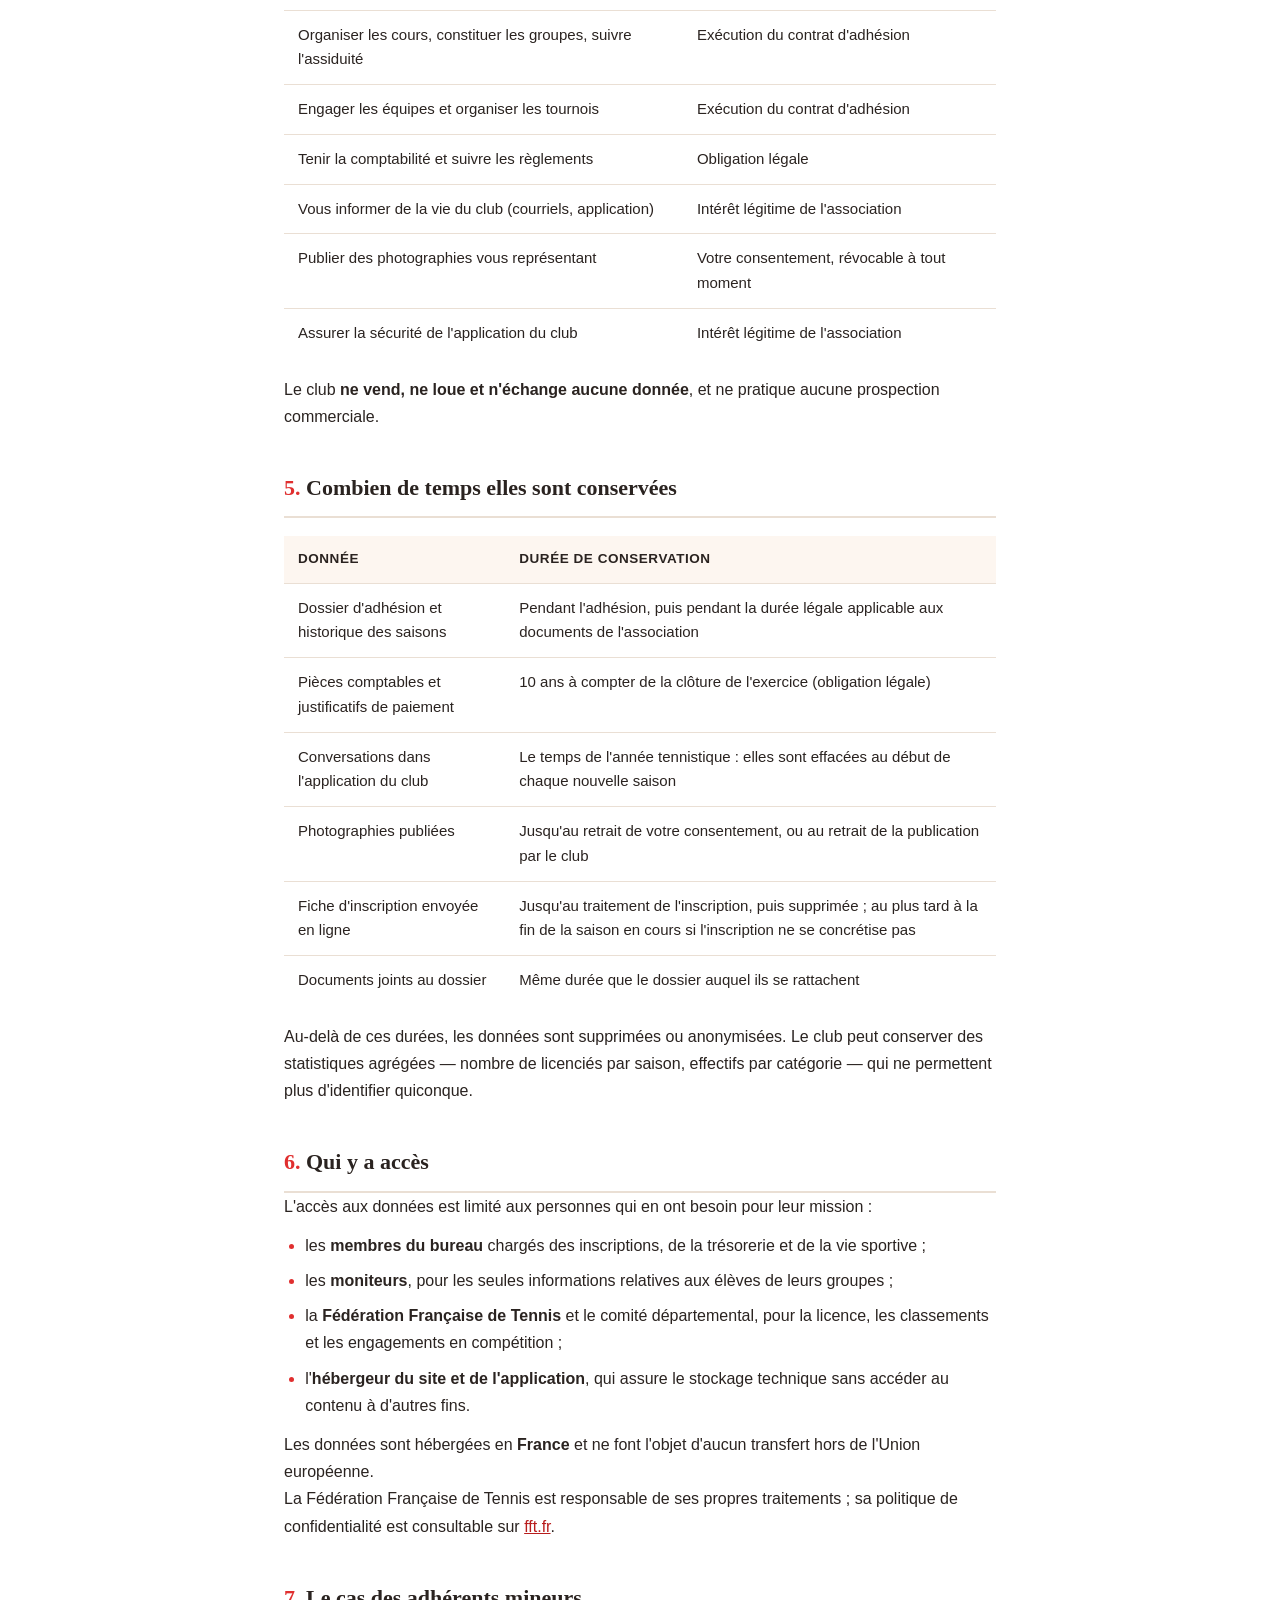
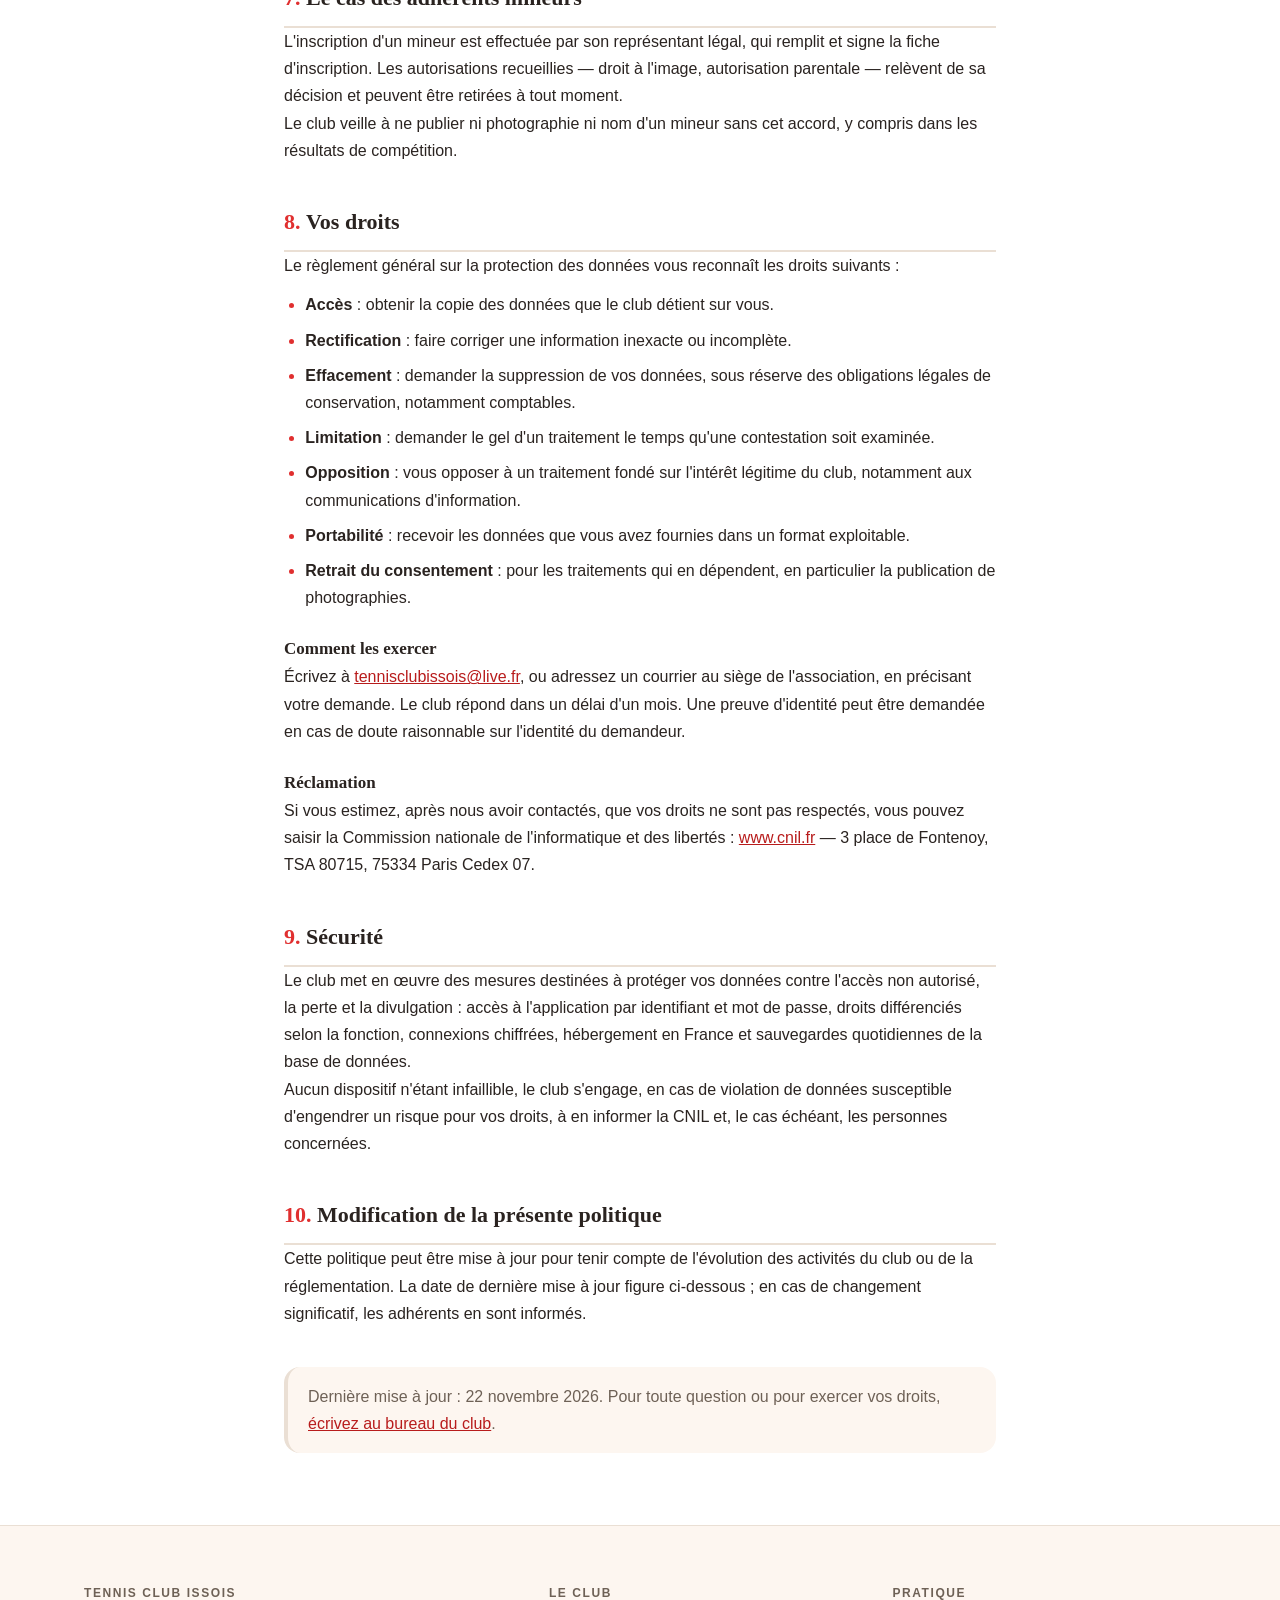
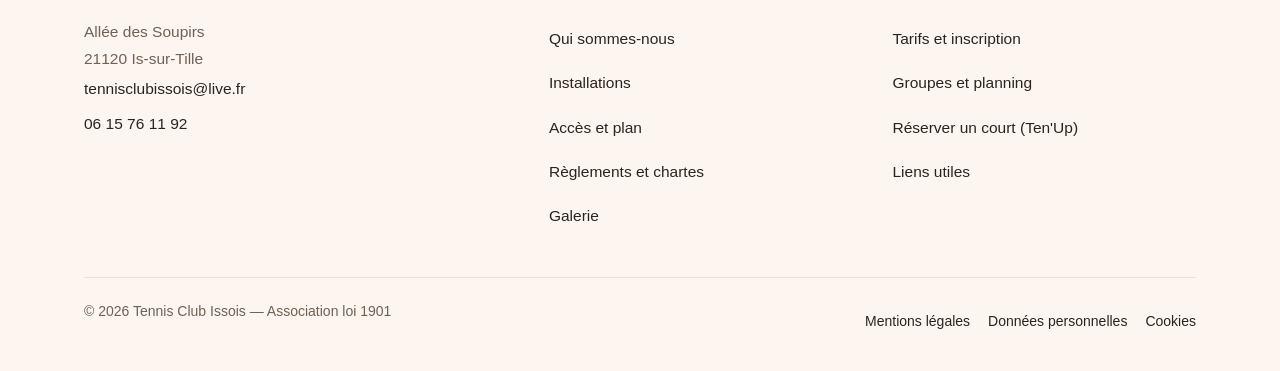
<file: donnees-personnelles.html>
<!DOCTYPE html>
<html lang="fr">
<head>
  <meta charset="utf-8">
  <meta name="viewport" content="width=device-width, initial-scale=1">
  <title>Données personnelles — Tennis Club Issois</title>
  <meta name="description" content="Politique de protection des données personnelles du Tennis Club Issois : données collectées, finalités, durées de conservation et exercice de vos droits.">
  <link rel="canonical" href="https://tennisclubissois.fr/donnees-personnelles.html">
  <link rel="icon" href="img/favicon.png" type="image/png">
  <link rel="apple-touch-icon" href="img/icone-tci.png">
  <meta name="theme-color" content="#C62222">
  <link rel="stylesheet" href="css/style.css">
</head>
<body>

<a class="saut-contenu" href="#contenu">Aller au contenu principal</a>

<header class="entete">
  <div class="entete-inner">
    <a class="marque" href="/">
      <img src="img/logo-tci.png" srcset="img/logo-tci.png 1x, img/logo-tci@2x.png 2x"
           width="220" height="99" alt="Tennis Club Issois">
      <span class="marque-lieu">Is-sur-Tille · Côte-d'Or</span>
    </a>

    <button class="burger" id="burger" aria-expanded="false" aria-controls="nav"
            aria-label="Ouvrir le menu">
      <svg width="26" height="26" viewBox="0 0 24 24" fill="none" stroke="currentColor"
           stroke-width="2" stroke-linecap="round" aria-hidden="true">
        <path d="M3 6h18M3 12h18M3 18h18"/>
      </svg>
    </button>

    <nav class="nav" id="nav" aria-label="Navigation principale">
      <a href="/">Accueil</a>
      <a href="/le-club.html">Le club</a>
      <a href="/ecole-de-tennis.html">École de tennis</a>
      <a href="/competitions.html">Compétitions</a>
      <a href="/galerie.html">Galerie</a>
      <a href="/partenaires.html">Partenaires</a>
      <a href="/contact.html">Contact</a>
      <a class="btn btn-plein" href="/inscription.html">S'inscrire</a>
    </nav>
  </div>
</header>

<main id="contenu">

  <section class="hero hero-page">
    <div class="hero-lignes" aria-hidden="true">
      <span class="l-h1"></span><span class="l-h2"></span>
      <span class="l-h3"></span><span class="l-h4"></span>
      <span class="l-v1"></span><span class="l-v2"></span><span class="l-v3"></span>
      <span class="l-filet"></span>
    </div>
    <div class="hero-inner">
      <p class="fil"><a href="/">Accueil</a> · Données personnelles</p>
      <h1>Protection des données personnelles</h1>
      <p class="hero-texte">
        Le club recueille des informations sur ses adhérents pour les inscrire,
        organiser les cours et tenir sa comptabilité. Cette page explique
        lesquelles, pourquoi, combien de temps, et quels sont vos droits.
      </p>
    </div>
  </section>

  <section class="section">
    <div class="contenu-etroit">
      <div class="texte-legal">

        <section>
          <h2>Qui est responsable de vos données</h2>
          <p>Le responsable du traitement est l'association
             <b>Tennis Club Issois</b>, association loi 1901 dont le siège est
             situé Mairie — 20 place du Général Leclerc, 21120 Is-sur-Tille
             (RNA W212002543, SIRET 402 898 787 00021).</p>
          <p>Le club n'est pas tenu de désigner un délégué à la protection des
             données. Les demandes relatives à vos données sont traitées par
             <b>le bureau de l'association</b>, joignable à
             <a href="mailto:tennisclubissois@live.fr">tennisclubissois@live.fr</a>
             ou au <a href="tel:+33615761192">06 15 76 11 92</a>.</p>
        </section>

        <section>
          <h2>Ce que ce site collecte, et ce qu'il ne collecte pas</h2>
          <p>Le site que vous consultez est un site d'information. Il n'utilise
             aucun cookie, aucun outil de mesure d'audience et aucun service
             tiers susceptible de vous suivre&nbsp;: ni police de caractères
             distante, ni carte interactive, ni bouton de réseau social. Il ne
             comporte ni compte utilisateur, ni espace de commentaires. Voir la
             page <a href="/cookies.html">Cookies</a>.</p>
          <p>Une seule exception&nbsp;: la <b>fiche d'inscription en ligne</b>
             (<a href="/inscription-en-ligne.html">Inscription en ligne</a>). Ce que vous
             y saisissez est traité comme suit&nbsp;:</p>
          <dl>
            <dt>Ce qui est demandé</dt>
            <dd>Les informations de la fiche d'inscription papier&nbsp;: nom,
                prénom, date de naissance, sexe, adresse postale, e-mail, un ou
                deux numéros de téléphone, la formule choisie (catégorie, cours,
                badge, clé) et son coût, les créneaux souhaités, le niveau ou le
                classement, le mode et l'échelonnement du paiement, vos choix
                concernant les photographies, un commentaire facultatif, ainsi
                que le nom du signataire, la date et votre <b>signature
                manuscrite</b> tracée à l'écran.</dd>
            <dd>Aucune information de santé ni aucune coordonnée bancaire n'est
                demandée par ce formulaire.</dd>

            <dt>À quoi il sert</dt>
            <dd>Uniquement à traiter votre inscription au club&nbsp;: le bureau
                vérifie la fiche, vous recontacte et crée ou met à jour votre
                dossier d'adhérent. Aucun autre usage.</dd>

            <dt>Base légale</dt>
            <dd>Les mesures préalables à votre adhésion, que vous demandez en
                envoyant la fiche. Les choix concernant les photographies
                reposent sur votre consentement, libre et révocable.</dd>

            <dt>Ce qu'elle devient</dt>
            <dd>La fiche n'est <b>pas conservée sur le site</b>, qui ne dispose
                d'aucune base de données. Elle est transmise par une connexion
                chiffrée à <b>MyTCI, l'application de gestion du club</b>, où elle
                est <b>enregistrée</b> en attendant d'être traitée par le bureau.
                Seuls les membres du bureau habilités, connectés à MyTCI, peuvent
                la consulter.</dd>

            <dt>Combien de temps</dt>
            <dd>Une fois votre inscription traitée, les informations sont
                reportées dans votre dossier d'adhérent (voir plus bas) et la fiche
                reçue en ligne est supprimée. Si l'inscription ne se concrétise
                pas, la fiche est supprimée au plus tard à la fin de la saison en
                cours.</dd>

            <dt>Où elle est hébergée</dt>
            <dd>MyTCI est hébergée en France, comme le site. Aucun prestataire
                de formulaire tiers n'intervient. Votre adresse IP n'est utilisée
                que quelques minutes, pour limiter les envois abusifs, et n'est
                pas enregistrée avec la fiche.</dd>

            <dt>Le paiement en ligne</dt>
            <dd>Le bouton «&nbsp;Régler en ligne&nbsp;» vous conduit sur le
                service de paiement sécurisé du Crédit Mutuel (PayAsso). Ce
                service est distinct du site&nbsp;: le club n'a jamais accès à vos
                coordonnées bancaires, et ce prestataire applique sa propre
                politique de confidentialité.</dd>
          </dl>
          <p>Les autres traitements décrits ci-dessous concernent l'activité du
             club — l'inscription, les cours, la compétition — et non votre
             navigation sur ce site.</p>
        </section>

        <section>
          <h2>Les données que le club recueille</h2>
          <p>Elles proviennent essentiellement de la fiche d'inscription que vous
             remplissez, et le cas échéant de votre usage de l'application du
             club.</p>

          <h3>Identité et coordonnées</h3>
          <p>Nom, prénom, date de naissance, sexe, adresse postale, adresse
             électronique et numéro de téléphone. Pour un adhérent mineur, les
             coordonnées des représentants légaux et le rattachement familial.</p>

          <h3>Vie associative et sportive</h3>
          <p>Numéro de licence FFT, classement, cours suivi et groupe
             d'appartenance, présences aux séances, participation aux équipes et
             aux tournois, historique des saisons passées au club.</p>

          <h3>Données financières</h3>
          <p>Montants dus et réglés, ventilation entre licence, adhésion et
             cours, mode et date de paiement, échéancier éventuel. Le club
             <b>n'enregistre aucune coordonnée bancaire</b>&nbsp;: ni numéro de
             carte, ni RIB conservé après encaissement.</p>

          <h3>Données de santé</h3>
          <p>Le club ne conserve <b>aucun certificat médical ni aucune donnée de
             santé</b>. Conformément à la réglementation fédérale, l'adhérent
             renseigne un <b>questionnaire de santé</b> et atteste lui-même de
             son aptitude&nbsp;: seule cette attestation, sans son contenu, est
             conservée.</p>

          <h3>Autorisations</h3>
          <p>Autorisation de droit à l'image et, pour les mineurs, autorisation
             parentale&nbsp;: elles prennent la forme de cases à cocher sur la
             fiche d'inscription, signée par le représentant légal.</p>

          <h3>Documents joints</h3>
          <p>Les pièces que vous transmettez à l'appui de votre dossier
             (justificatifs, attestations) sont conservées avec celui-ci.</p>
        </section>

        <section>
          <h2>Pourquoi le club les utilise</h2>
          <div class="tableau-legal">
            <table>
              <caption class="sr-only">Finalités et bases légales des traitements</caption>
              <thead>
                <tr><th scope="col">Finalité</th><th scope="col">Base légale</th></tr>
              </thead>
              <tbody>
                <tr>
                  <td>Gérer votre adhésion et votre licence auprès de la FFT</td>
                  <td>Exécution du contrat d'adhésion</td>
                </tr>
                <tr>
                  <td>Organiser les cours, constituer les groupes, suivre l'assiduité</td>
                  <td>Exécution du contrat d'adhésion</td>
                </tr>
                <tr>
                  <td>Engager les équipes et organiser les tournois</td>
                  <td>Exécution du contrat d'adhésion</td>
                </tr>
                <tr>
                  <td>Tenir la comptabilité et suivre les règlements</td>
                  <td>Obligation légale</td>
                </tr>
                <tr>
                  <td>Vous informer de la vie du club (courriels, application)</td>
                  <td>Intérêt légitime de l'association</td>
                </tr>
                <tr>
                  <td>Publier des photographies vous représentant</td>
                  <td>Votre consentement, révocable à tout moment</td>
                </tr>
                <tr>
                  <td>Assurer la sécurité de l'application du club</td>
                  <td>Intérêt légitime de l'association</td>
                </tr>
              </tbody>
            </table>
          </div>
          <p>Le club <b>ne vend, ne loue et n'échange aucune donnée</b>, et ne
             pratique aucune prospection commerciale.</p>
        </section>

        <section>
          <h2>Combien de temps elles sont conservées</h2>
          <div class="tableau-legal">
            <table>
              <thead>
                <tr><th scope="col">Donnée</th><th scope="col">Durée de conservation</th></tr>
              </thead>
              <tbody>
                <tr>
                  <td>Dossier d'adhésion et historique des saisons</td>
                  <td>Pendant l'adhésion, puis pendant la durée légale applicable
                      aux documents de l'association</td>
                </tr>
                <tr>
                  <td>Pièces comptables et justificatifs de paiement</td>
                  <td>10 ans à compter de la clôture de l'exercice
                      (obligation légale)</td>
                </tr>
                <tr>
                  <td>Conversations dans l'application du club</td>
                  <td>Le temps de l'année tennistique&nbsp;: elles sont
                      effacées au début de chaque nouvelle saison</td>
                </tr>
                <tr>
                  <td>Photographies publiées</td>
                  <td>Jusqu'au retrait de votre consentement, ou au retrait de
                      la publication par le club</td>
                </tr>
                <tr>
                  <td>Fiche d'inscription envoyée en ligne</td>
                  <td>Jusqu'au traitement de l'inscription, puis supprimée&nbsp;;
                      au plus tard à la fin de la saison en cours si l'inscription
                      ne se concrétise pas</td>
                </tr>
                <tr>
                  <td>Documents joints au dossier</td>
                  <td>Même durée que le dossier auquel ils se rattachent</td>
                </tr>
              </tbody>
            </table>
          </div>
          <p>Au-delà de ces durées, les données sont supprimées ou anonymisées.
             Le club peut conserver des statistiques agrégées — nombre de
             licenciés par saison, effectifs par catégorie — qui ne permettent
             plus d'identifier quiconque.</p>
        </section>

        <section>
          <h2>Qui y a accès</h2>
          <p>L'accès aux données est limité aux personnes qui en ont besoin pour
             leur mission&nbsp;:</p>
          <ul>
            <li>les <b>membres du bureau</b> chargés des inscriptions, de la
                trésorerie et de la vie sportive&nbsp;;</li>
            <li>les <b>moniteurs</b>, pour les seules informations relatives aux
                élèves de leurs groupes&nbsp;;</li>
            <li>la <b>Fédération Française de Tennis</b> et le comité
                départemental, pour la licence, les classements et les
                engagements en compétition&nbsp;;</li>
            <li>l'<b>hébergeur du site et de l'application</b>, qui assure le
                stockage technique sans accéder au contenu à d'autres fins.</li>
          </ul>
          <p>Les données sont hébergées en <b>France</b> et ne font l'objet
             d'aucun transfert hors de l'Union européenne.</p>
          <p>La Fédération Française de Tennis est responsable de ses propres
             traitements&nbsp;; sa politique de confidentialité est consultable
             sur <a href="https://www.fft.fr" rel="noopener" target="_blank">fft.fr</a>.</p>
        </section>

        <section>
          <h2>Le cas des adhérents mineurs</h2>
          <p>L'inscription d'un mineur est effectuée par son représentant légal,
             qui remplit et signe la fiche d'inscription. Les autorisations
             recueillies — droit à l'image, autorisation parentale — relèvent de
             sa décision et peuvent être retirées à tout moment.</p>
          <p>Le club veille à ne publier ni photographie ni nom d'un mineur sans
             cet accord, y compris dans les résultats de compétition.</p>
        </section>

        <section>
          <h2>Vos droits</h2>
          <p>Le règlement général sur la protection des données vous reconnaît
             les droits suivants&nbsp;:</p>
          <ul>
            <li><b>Accès</b>&nbsp;: obtenir la copie des données que le club
                détient sur vous.</li>
            <li><b>Rectification</b>&nbsp;: faire corriger une information
                inexacte ou incomplète.</li>
            <li><b>Effacement</b>&nbsp;: demander la suppression de vos données,
                sous réserve des obligations légales de conservation, notamment
                comptables.</li>
            <li><b>Limitation</b>&nbsp;: demander le gel d'un traitement le temps
                qu'une contestation soit examinée.</li>
            <li><b>Opposition</b>&nbsp;: vous opposer à un traitement fondé sur
                l'intérêt légitime du club, notamment aux communications
                d'information.</li>
            <li><b>Portabilité</b>&nbsp;: recevoir les données que vous avez
                fournies dans un format exploitable.</li>
            <li><b>Retrait du consentement</b>&nbsp;: pour les traitements qui
                en dépendent, en particulier la publication de photographies.</li>
          </ul>

          <h3>Comment les exercer</h3>
          <p>Écrivez à
             <a href="mailto:tennisclubissois@live.fr">tennisclubissois@live.fr</a>,
             ou adressez un courrier au siège de l'association, en précisant
             votre demande. Le club répond dans un délai d'un mois. Une preuve
             d'identité peut être demandée en cas de doute raisonnable sur
             l'identité du demandeur.</p>

          <h3>Réclamation</h3>
          <p>Si vous estimez, après nous avoir contactés, que vos droits ne sont
             pas respectés, vous pouvez saisir la Commission nationale de
             l'informatique et des libertés&nbsp;:
             <a href="https://www.cnil.fr" rel="noopener" target="_blank">www.cnil.fr</a> —
             3 place de Fontenoy, TSA 80715, 75334 Paris Cedex 07.</p>
        </section>

        <section>
          <h2>Sécurité</h2>
          <p>Le club met en œuvre des mesures destinées à protéger vos données
             contre l'accès non autorisé, la perte et la divulgation&nbsp;:
             accès à l'application par identifiant et mot de passe, droits
             différenciés selon la fonction, connexions chiffrées, hébergement
             en France et sauvegardes quotidiennes de la base de données.</p>
          <p>Aucun dispositif n'étant infaillible, le club s'engage, en cas de
             violation de données susceptible d'engendrer un risque pour vos
             droits, à en informer la CNIL et, le cas échéant, les personnes
             concernées.</p>
        </section>

        <section>
          <h2>Modification de la présente politique</h2>
          <p>Cette politique peut être mise à jour pour tenir compte de
             l'évolution des activités du club ou de la réglementation. La date
             de dernière mise à jour figure ci-dessous&nbsp;; en cas de
             changement significatif, les adhérents en sont informés.</p>
        </section>

        <p class="maj">
          Dernière mise à jour&nbsp;: 22 novembre 2026.
          Pour toute question ou pour exercer vos droits,
          <a href="mailto:tennisclubissois@live.fr">écrivez au bureau du club</a>.
        </p>

      </div>
    </div>
  </section>

</main>

<footer class="pied">
  <div class="contenu">
    <div class="pied-grille">
      <div>
        <h4>Tennis Club Issois</h4>
        <address>
          Allée des Soupirs<br>
          21120 Is-sur-Tille<br>
          <a href="mailto:tennisclubissois@live.fr">tennisclubissois@live.fr</a><br>
          <a href="tel:+33615761192">06 15 76 11 92</a>
        </address>
      </div>

      <div>
        <h4>Le club</h4>
        <ul>
          <li><a href="/le-club.html">Qui sommes-nous</a></li>
          <li><a href="/le-club.html#installations">Installations</a></li>
          <li><a href="/le-club.html#acces">Accès et plan</a></li>
          <li><a href="/le-club.html#reglements">Règlements et chartes</a></li>
          <li><a href="/galerie.html">Galerie</a></li>
        </ul>
      </div>

      <div>
        <h4>Pratique</h4>
        <ul>
          <li><a href="/inscription.html">Tarifs et inscription</a></li>
          <li><a href="/ecole-de-tennis.html#planning">Groupes et planning</a></li>
          <li><a href="https://tenup.fft.fr" rel="noopener" target="_blank">Réserver un court (Ten'Up)</a></li>
          <li><a href="/contact.html#liens">Liens utiles</a></li>
        </ul>
      </div>
    </div>

    <div class="pied-bas">
      <p>© 2026 Tennis Club Issois — Association loi 1901</p>
      <p class="pied-legal">
        <a href="/mentions-legales.html">Mentions légales</a>
        <a href="/donnees-personnelles.html" aria-current="page">Données personnelles</a>
        <a href="/cookies.html">Cookies</a>
      </p>
    </div>
  </div>
</footer>

<script src="js/menu.js"></script>

</body>
</html>
</file>
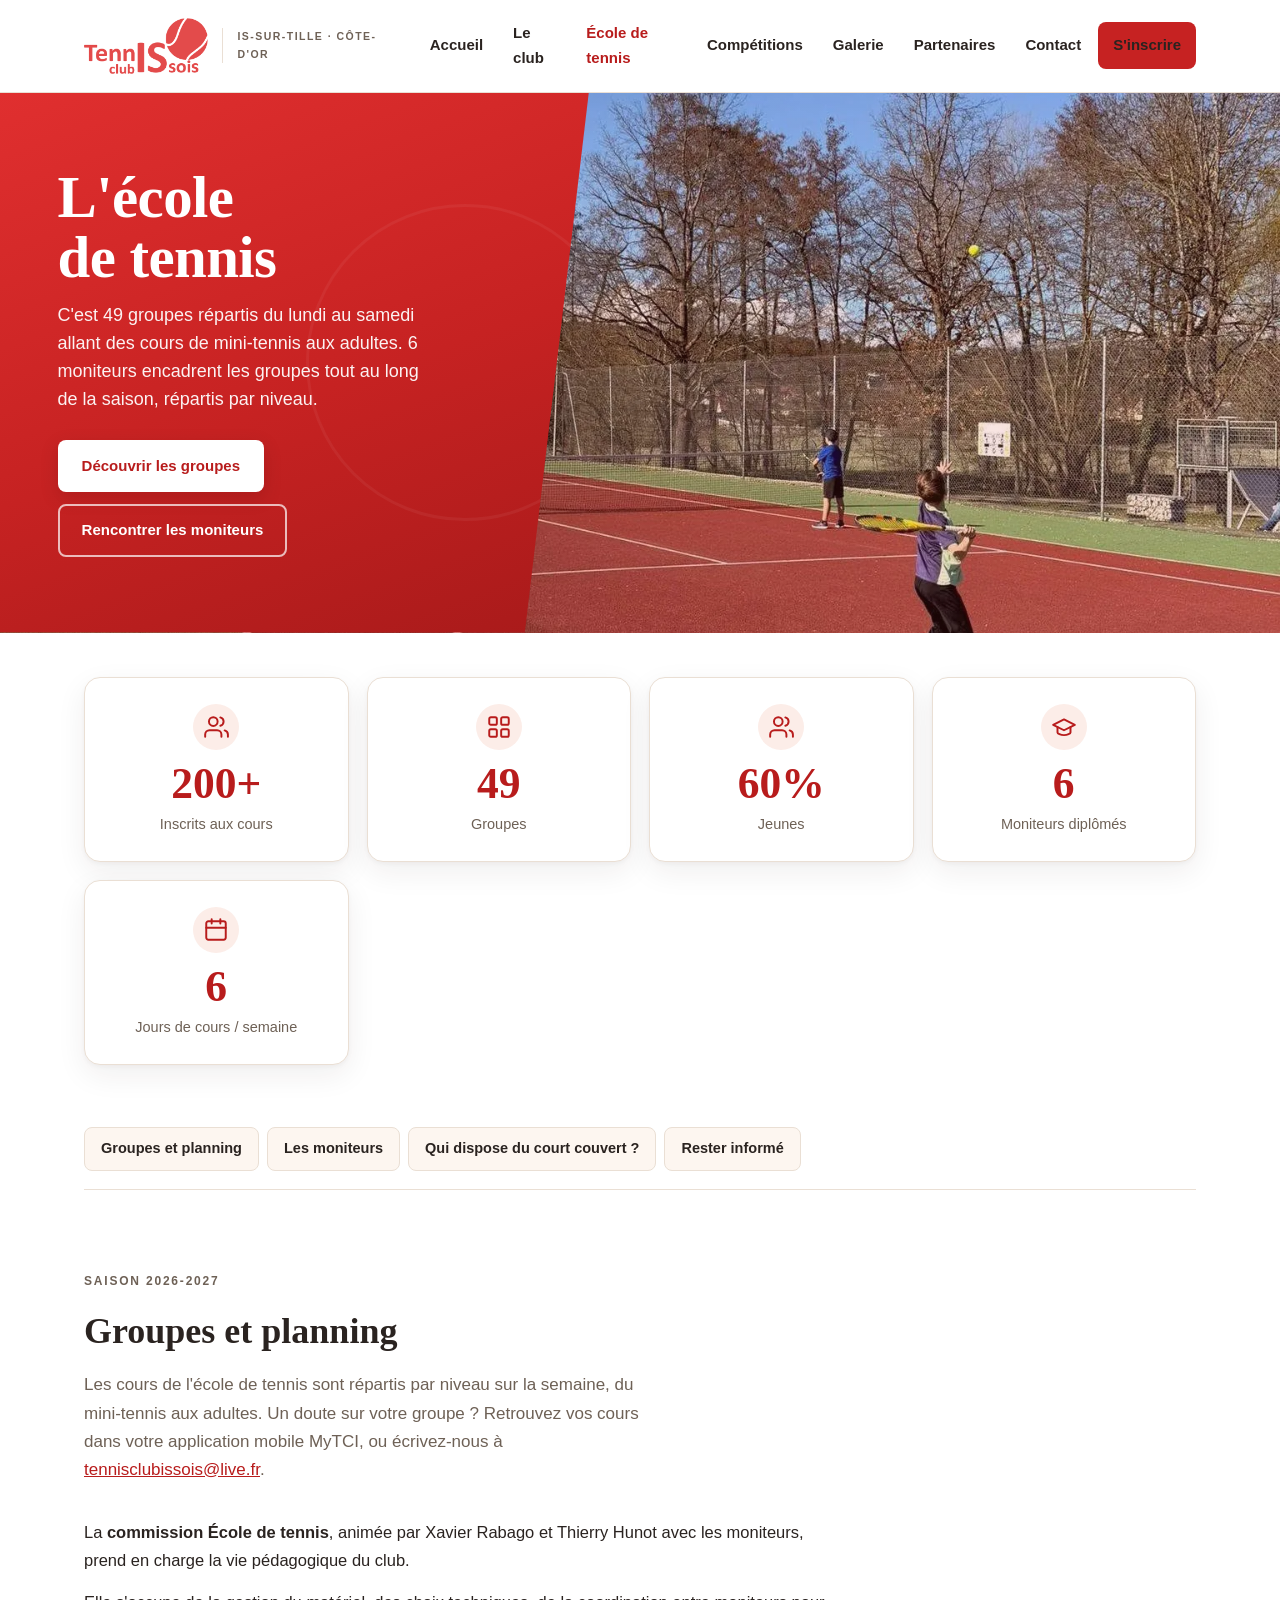
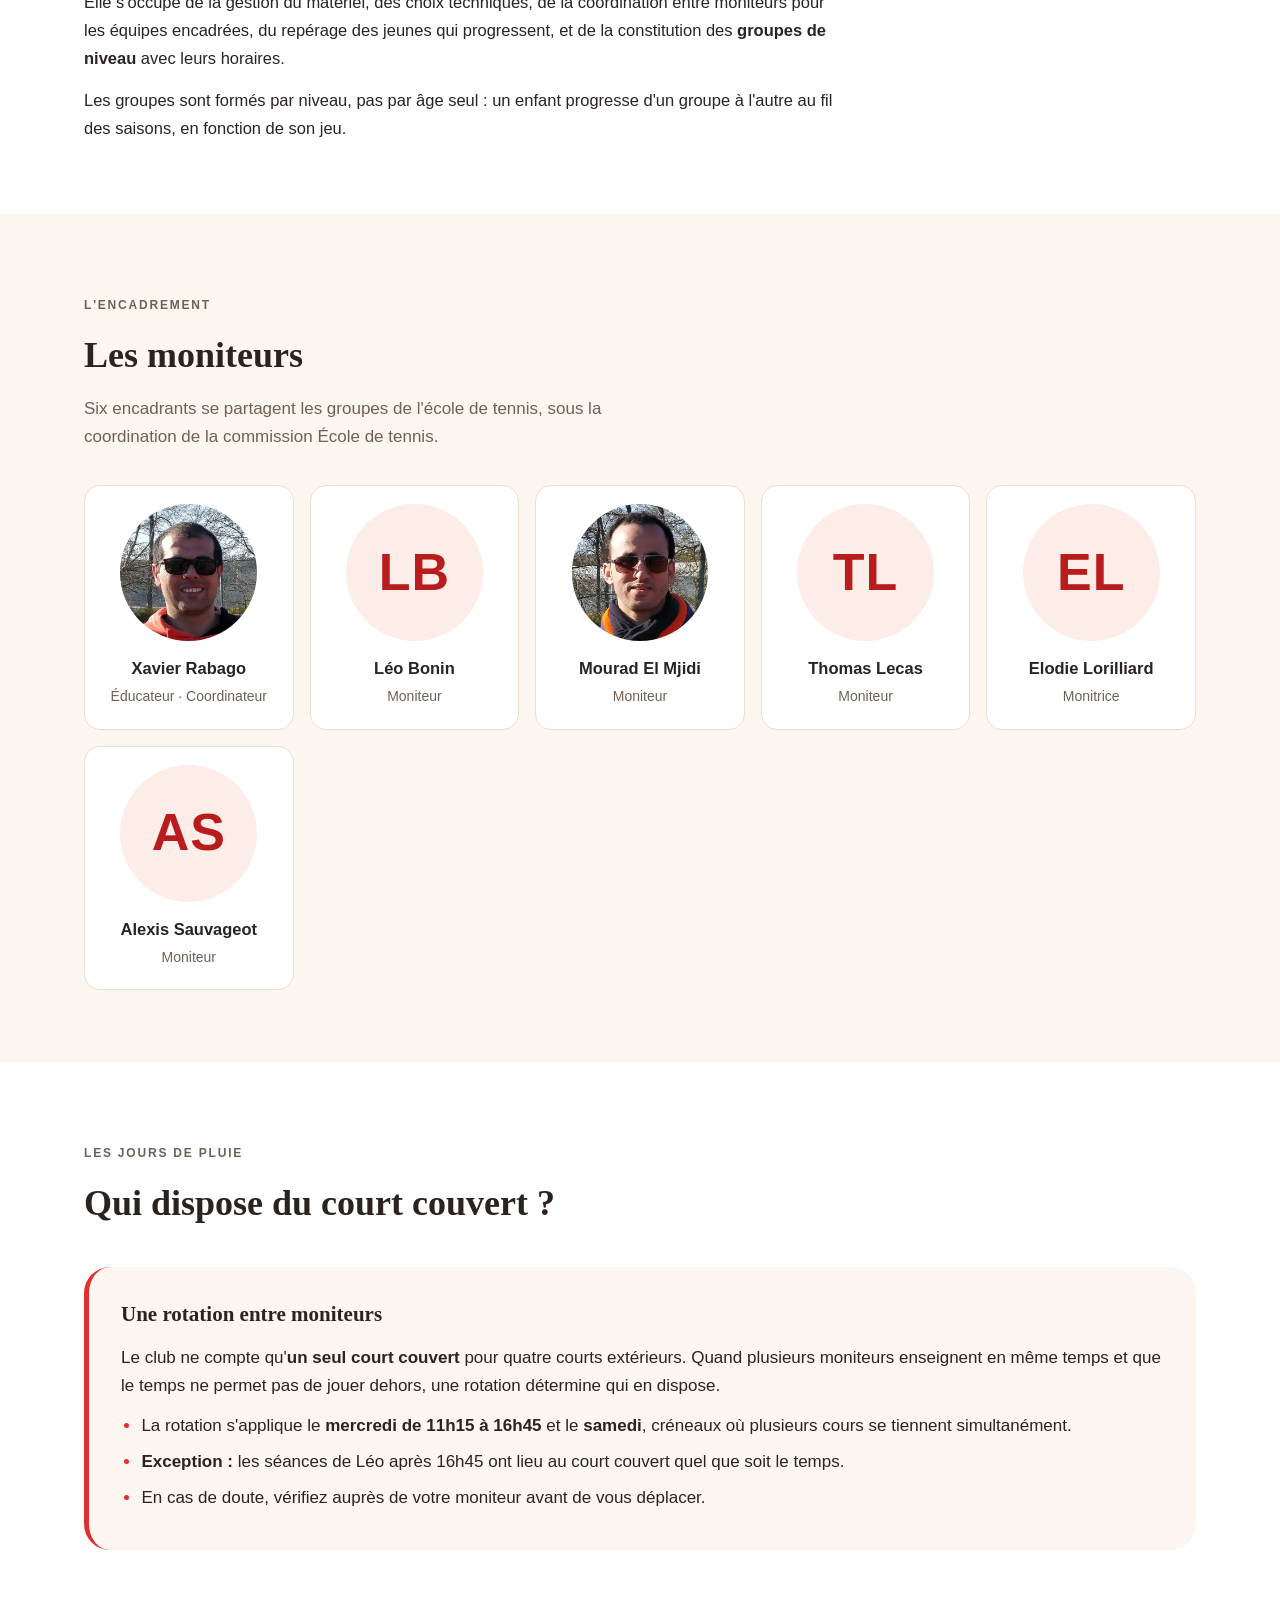
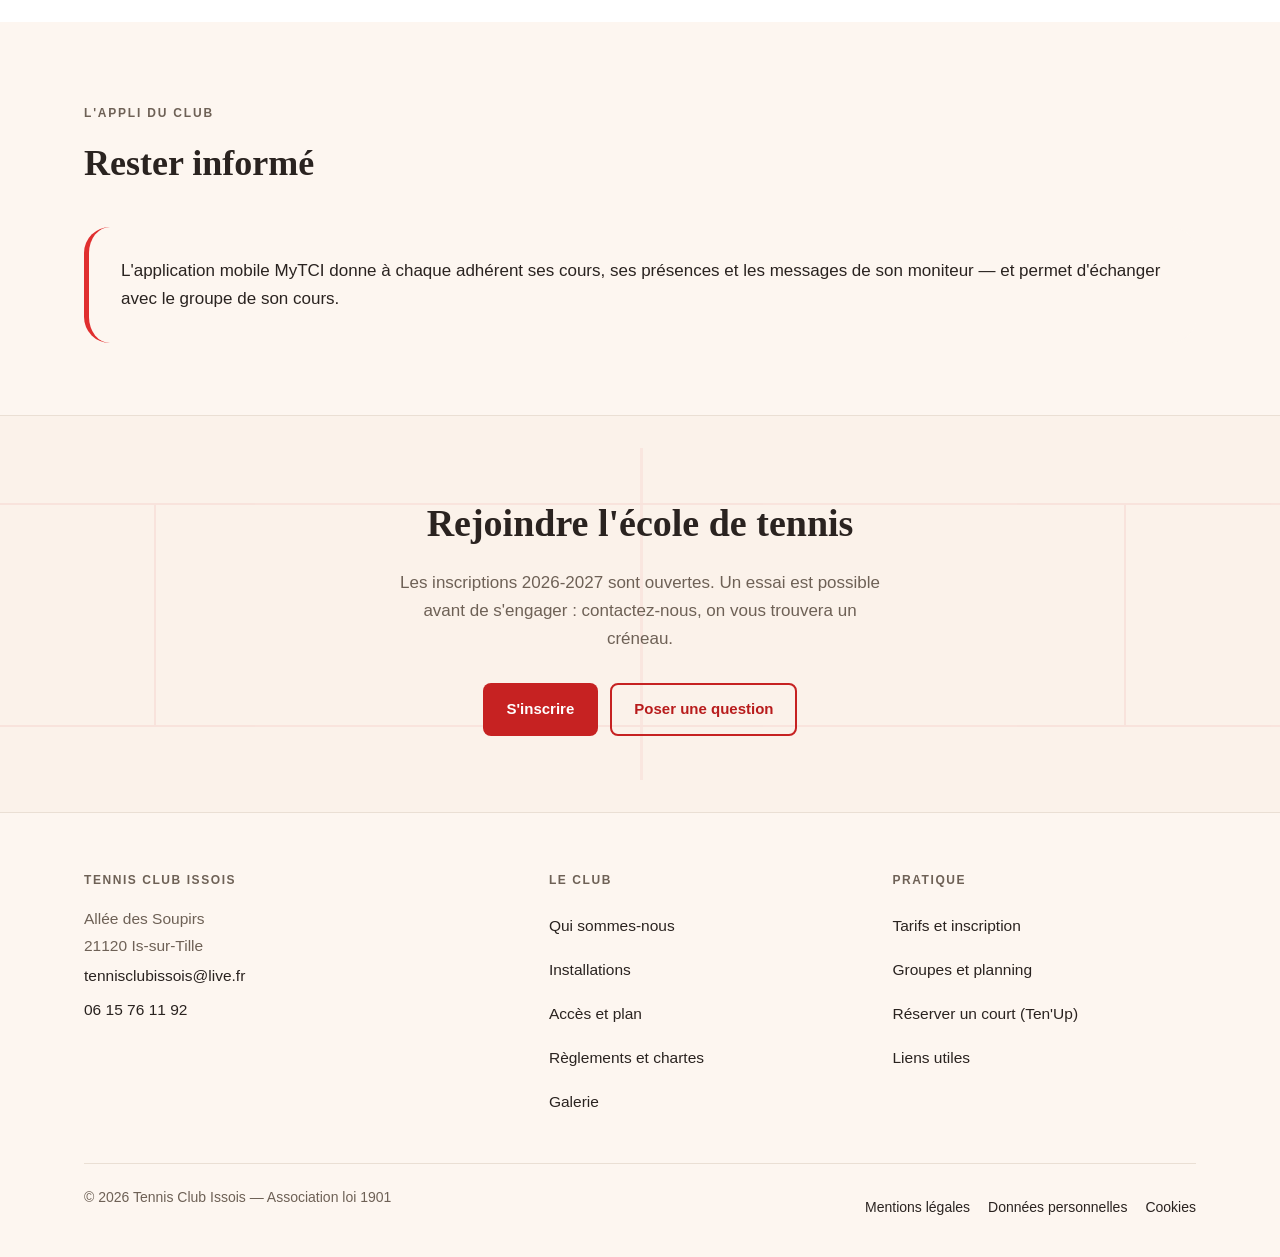
<file: ecole-de-tennis.html>
<!DOCTYPE html>
<html lang="fr">
<head>
  <meta charset="utf-8">
  <meta name="viewport" content="width=device-width, initial-scale=1">
  <title>École de tennis — Tennis Club Issois</title>
  <meta name="description" content="Groupes, planning des cours et moniteurs de l'école de tennis du Tennis Club Issois : du mini-tennis aux adultes, six moniteurs, cinq courts.">
  <link rel="canonical" href="https://tennisclubissois.fr/ecole-de-tennis.html">
  <link rel="icon" href="img/favicon.png" type="image/png">
  <link rel="apple-touch-icon" href="img/icone-tci.png">
  <meta name="theme-color" content="#C62222">
  <link rel="stylesheet" href="css/style.css">
</head>
<body>

<a class="saut-contenu" href="#contenu">Aller au contenu principal</a>

<header class="entete">
  <div class="entete-inner">
    <a class="marque" href="/">
      <img src="img/logo-tci.png" srcset="img/logo-tci.png 1x, img/logo-tci@2x.png 2x"
           width="220" height="99" alt="Tennis Club Issois">
      <span class="marque-lieu">Is-sur-Tille · Côte-d'Or</span>
    </a>

    <button class="burger" id="burger" aria-expanded="false" aria-controls="nav"
            aria-label="Ouvrir le menu">
      <svg width="26" height="26" viewBox="0 0 24 24" fill="none" stroke="currentColor"
           stroke-width="2" stroke-linecap="round" aria-hidden="true">
        <path d="M3 6h18M3 12h18M3 18h18"/>
      </svg>
    </button>

    <nav class="nav" id="nav" aria-label="Navigation principale">
      <a href="/">Accueil</a>
      <a href="/le-club.html">Le club</a>
      <a href="/ecole-de-tennis.html" aria-current="page">École de tennis</a>
      <a href="/competitions.html">Compétitions</a>
      <a href="/galerie.html">Galerie</a>
      <a href="/partenaires.html">Partenaires</a>
      <a href="/contact.html">Contact</a>
      <a class="btn btn-plein" href="/inscription.html">S'inscrire</a>
    </nav>
  </div>
</header>

<main id="contenu">

  <!-- ── Bandeau École — photo immersive + panneau rouge diagonal ─
       Même signature que l'accueil et Le club (panneau rouge, diagonale,
       voile léger, boutons blancs) mais version « vitrine » : plus grand,
       plus de photo. Repli rouge si img/ecole-hero.webp est absent (js/ecole.js). -->
  <section class="hero-ecole">
    <div class="hero-ecole-photo">
      <img class="hero-ecole-img" src="img/ecole-hero.webp" width="1600" height="900"
           alt="Entraînement des jeunes de l'école de tennis, en fin de journée sur les courts du club.">
      <span class="hero-ecole-voile" aria-hidden="true"></span>
    </div>
    <div class="hero-ecole-panneau">
      <div class="hero-ecole-contenu">
        <h1><!--z:hero.titre-->L'école de tennis<!--/z--></h1>
        <p class="hero-ecole-sous"><!--z:hero.texte-->C'est 49 groupes répartis du lundi au samedi allant des cours de mini-tennis aux adultes. 6 moniteurs encadrent les groupes tout au long de la saison, répartis par niveau.<!--/z--></p>
        <div class="hero-ecole-actions">
          <a class="btn btn-blanc" href="#planning">Découvrir les groupes</a>
          <a class="btn btn-blanc-ligne" href="#equipe">Rencontrer les moniteurs</a>
        </div>
      </div>
    </div>
  </section>

  <!-- ── Chiffres clés (compteurs animés) ───────────────────── -->
  <section class="chiffres-bande">
    <div class="contenu">
      <div class="chiffres-ecole"><!--zl:chiffres-ecole-->
        <div class="chiffre-carte" data-icone="jeunes">
          <span class="chiffre-ic" aria-hidden="true"><svg width="26" height="26" viewBox="0 0 24 24" fill="none" stroke="currentColor" stroke-width="1.8" stroke-linecap="round" stroke-linejoin="round"><path d="M17 21v-2a4 4 0 0 0-4-4H6a4 4 0 0 0-4 4v2"/><circle cx="9.5" cy="7" r="4"/><path d="M23 21v-2a4 4 0 0 0-3-3.87M16 3.13a4 4 0 0 1 0 7.75"/></svg></span>
          <p class="n" data-cible="200" data-suffixe="+">200+</p>
          <p class="l">Inscrits aux cours</p>
        </div>
        <div class="chiffre-carte" data-icone="groupes">
          <span class="chiffre-ic" aria-hidden="true"><svg width="26" height="26" viewBox="0 0 24 24" fill="none" stroke="currentColor" stroke-width="1.8" stroke-linecap="round" stroke-linejoin="round"><rect x="3" y="3" width="7" height="7" rx="1.5"/><rect x="14" y="3" width="7" height="7" rx="1.5"/><rect x="3" y="14" width="7" height="7" rx="1.5"/><rect x="14" y="14" width="7" height="7" rx="1.5"/></svg></span>
          <p class="n" data-cible="49">49</p>
          <p class="l">Groupes</p>
        </div>
        <div class="chiffre-carte" data-icone="jeunes">
          <span class="chiffre-ic" aria-hidden="true"><svg width="26" height="26" viewBox="0 0 24 24" fill="none" stroke="currentColor" stroke-width="1.8" stroke-linecap="round" stroke-linejoin="round"><path d="M17 21v-2a4 4 0 0 0-4-4H6a4 4 0 0 0-4 4v2"/><circle cx="9.5" cy="7" r="4"/><path d="M23 21v-2a4 4 0 0 0-3-3.87M16 3.13a4 4 0 0 1 0 7.75"/></svg></span>
          <p class="n" data-cible="60" data-suffixe="%">60%</p>
          <p class="l">Jeunes</p>
        </div>
        <div class="chiffre-carte" data-icone="diplome">
          <span class="chiffre-ic" aria-hidden="true"><svg width="26" height="26" viewBox="0 0 24 24" fill="none" stroke="currentColor" stroke-width="1.8" stroke-linecap="round" stroke-linejoin="round"><path d="M22 10 12 5 2 10l10 5 10-5Z"/><path d="M6 12v5c0 1 2.7 2.5 6 2.5s6-1.5 6-2.5v-5"/></svg></span>
          <p class="n" data-cible="6">6</p>
          <p class="l">Moniteurs diplômés</p>
        </div>
        <div class="chiffre-carte" data-icone="calendrier">
          <span class="chiffre-ic" aria-hidden="true"><svg width="26" height="26" viewBox="0 0 24 24" fill="none" stroke="currentColor" stroke-width="1.8" stroke-linecap="round" stroke-linejoin="round"><rect x="3" y="4" width="18" height="17" rx="2"/><path d="M3 10h18M8 2v4M16 2v4"/></svg></span>
          <p class="n" data-cible="6">6</p>
          <p class="l">Jours de cours / semaine</p>
        </div>
      <!--/zl--></div>
    </div>
  </section>

  <div class="contenu">
    <nav class="sommaire" aria-label="Sur cette page">
      <a href="#planning">Groupes et planning</a>
      <a href="#equipe">Les moniteurs</a>
      <a href="#court-couvert">Qui dispose du court couvert&nbsp;?</a>
      <a href="#informe">Rester informé</a>
    </nav>
  </div>

  <!-- ── Groupes et planning (bloc principal) ───────────────── -->
  <section class="section" id="planning">
    <div class="contenu">
      <div class="section-tete">
        <p class="surtitre"><!--z:planning.saison-->Saison 2026-2027<!--/z--></p>
        <h2>Groupes et planning</h2>
        <p><!--z:planning.intro-->Les cours de l'école de tennis sont répartis par niveau sur la semaine, du mini-tennis aux adultes. Un doute sur votre groupe&nbsp;? Retrouvez vos cours dans votre application mobile MyTCI, ou écrivez-nous à <a href="mailto:tennisclubissois@live.fr">tennisclubissois@live.fr</a>.<!--/z--></p>
      </div>

      <div class="bloc-texte">
        <p><!--z:fonctionnement.texte1-->La <b>commission École de tennis</b>, animée par Xavier Rabago et Thierry Hunot avec les moniteurs, prend en charge la vie pédagogique du club.<!--/z--></p>
        <p style="margin-top:14px"><!--z:fonctionnement.texte2-->Elle s'occupe de la gestion du matériel, des choix
           techniques, de la coordination entre moniteurs pour les équipes encadrées,
           du repérage des jeunes qui progressent, et de la constitution des
           <b>groupes de niveau</b> avec leurs horaires.<!--/z--></p>
        <p style="margin-top:14px">Les groupes sont formés par niveau, pas par âge
           seul&nbsp;: un enfant progresse d'un groupe à l'autre au fil des saisons,
           en fonction de son jeu.</p>
      </div>

      <p class="zone-bouton" style="margin-top:26px"><!--z:planning.lien--><!--/z--></p>
    </div>
  </section>

  <!-- ── Les moniteurs ──────────────────────────────────────── -->
  <section class="section section-doux" id="equipe">
    <div class="contenu">
      <div class="section-tete">
        <p class="surtitre">L'encadrement</p>
        <h2>Les moniteurs</h2>
        <p><!--z:equipe.intro-->Six encadrants se partagent les groupes de l'école de tennis, sous la
           coordination de la commission École de tennis.<!--/z--></p>
      </div>

      <div class="equipe"><!--zl:moniteurs-->
        <div class="moniteur">
          <div class="portrait"><img src="img/equipe/78f933d9c9c84b8f811b1305303b5d59.jpg" alt="Xavier Rabago" loading="lazy"></div>
          <p class="nom">Xavier Rabago</p>
          <p class="role">Éducateur · Coordinateur</p>
        </div>
        <div class="moniteur">
          <div class="portrait vide" aria-hidden="true">LB</div>
          <p class="nom">Léo Bonin</p>
          <p class="role">Moniteur</p>
        </div>
        <div class="moniteur">
          <div class="portrait"><img src="img/equipe/72ac79917da445c9a68f686ccc98d0ea.jpg" alt="Mourad El Mjidi" loading="lazy"></div>
          <p class="nom">Mourad El Mjidi</p>
          <p class="role">Moniteur</p>
        </div>
        <div class="moniteur">
          <div class="portrait vide" aria-hidden="true">TL</div>
          <p class="nom">Thomas Lecas</p>
          <p class="role">Moniteur</p>
        </div>
        <div class="moniteur">
          <div class="portrait vide" aria-hidden="true">EL</div>
          <p class="nom">Elodie Lorilliard</p>
          <p class="role">Monitrice</p>
        </div>
        <div class="moniteur">
          <div class="portrait vide" aria-hidden="true">AS</div>
          <p class="nom">Alexis Sauvageot</p>
          <p class="role">Moniteur</p>
        </div>
      <!--/zl--></div>
    </div>
  </section>

  <!-- ── Court couvert (contenu éditable) ───────────────────── -->
  <section class="section" id="court-couvert">
    <div class="contenu">
      <div class="section-tete">
        <p class="surtitre">Les jours de pluie</p>
        <h2>Qui dispose du court couvert&nbsp;?</h2>
      </div>

      <div class="regle"><!--z:courtcouvert.texte--><h3>Une rotation entre moniteurs</h3>
        <p>Le club ne compte qu'<b>un seul court couvert</b> pour quatre courts
           extérieurs. Quand plusieurs moniteurs enseignent en même temps et que
           le temps ne permet pas de jouer dehors, une rotation détermine qui en
           dispose.</p>
        <ul>
          <li>La rotation s'applique le <b>mercredi de 11h15 à 16h45</b> et le
              <b>samedi</b>, créneaux où plusieurs cours se tiennent simultanément.</li>
          <li><b>Exception&nbsp;:</b> les séances de Léo après 16h45 ont lieu au court
              couvert quel que soit le temps.</li>
          <li>En cas de doute, vérifiez auprès de votre moniteur avant de vous
              déplacer.</li>
        </ul><!--/z--></div>
      <p class="zone-bouton" style="margin-top:22px"><!--z:courtcouvert.lien--><!--/z--></p>
    </div>
  </section>

  <!-- ── Rester informé ─────────────────────────────────────── -->
  <section class="section section-doux" id="informe">
    <div class="contenu">
      <div class="section-tete">
        <p class="surtitre">L'appli du club</p>
        <h2>Rester informé</h2>
      </div>

      <div class="regle">
        <p><!--z:informe.texte-->L'application mobile MyTCI donne à chaque adhérent ses cours, ses présences et les messages de son moniteur — et permet d'échanger avec le groupe de son cours.<!--/z--></p>
      </div>
    </div>
  </section>

  <section class="appel">
    <div class="appel-lignes" aria-hidden="true">
      <span class="a-h1"></span><span class="a-h2"></span>
      <span class="a-v1"></span><span class="a-v2"></span><span class="a-filet"></span>
    </div>
    <div class="contenu">
      <h2><!--z:appel.titre-->Rejoindre l'école de tennis<!--/z--></h2>
      <p><!--z:appel.texte-->Les inscriptions 2026-2027 sont ouvertes. Un essai est possible avant de
         s'engager&nbsp;: contactez-nous, on vous trouvera un créneau.<!--/z--></p>
      <div class="appel-actions">
        <a class="btn btn-plein" href="/inscription.html">S'inscrire</a>
        <a class="btn btn-ligne" href="/contact.html">Poser une question</a>
      </div>
    </div>
  </section>

</main>

<footer class="pied">
  <div class="contenu">
    <div class="pied-grille">
      <div>
        <h4>Tennis Club Issois</h4>
        <address>
          Allée des Soupirs<br>
          21120 Is-sur-Tille<br>
          <a href="mailto:tennisclubissois@live.fr">tennisclubissois@live.fr</a><br>
          <a href="tel:+33615761192">06 15 76 11 92</a>
        </address>
      </div>

      <div>
        <h4>Le club</h4>
        <ul>
          <li><a href="/le-club.html">Qui sommes-nous</a></li>
          <li><a href="/le-club.html#installations">Installations</a></li>
          <li><a href="/le-club.html#acces">Accès et plan</a></li>
          <li><a href="/le-club.html#reglements">Règlements et chartes</a></li>
          <li><a href="/galerie.html">Galerie</a></li>
        </ul>
      </div>

      <div>
        <h4>Pratique</h4>
        <ul>
          <li><a href="/inscription.html">Tarifs et inscription</a></li>
          <li><a href="/ecole-de-tennis.html#planning">Groupes et planning</a></li>
          <li><a href="https://tenup.fft.fr" rel="noopener" target="_blank">Réserver un court (Ten'Up)</a></li>
          <li><a href="/contact.html#liens">Liens utiles</a></li>
        </ul>
      </div>
    </div>

    <div class="pied-bas">
      <p>© 2026 Tennis Club Issois — Association loi 1901</p>
      <p class="pied-legal">
        <a href="/mentions-legales.html">Mentions légales</a>
        <a href="/donnees-personnelles.html">Données personnelles</a>
        <a href="/cookies.html">Cookies</a>
      </p>
    </div>
  </div>
</footer>

<script src="js/menu.js"></script>
<script src="js/equipe-anim.js" defer></script>
<script src="js/ecole.js" defer></script>

</body>
</html>
</file>
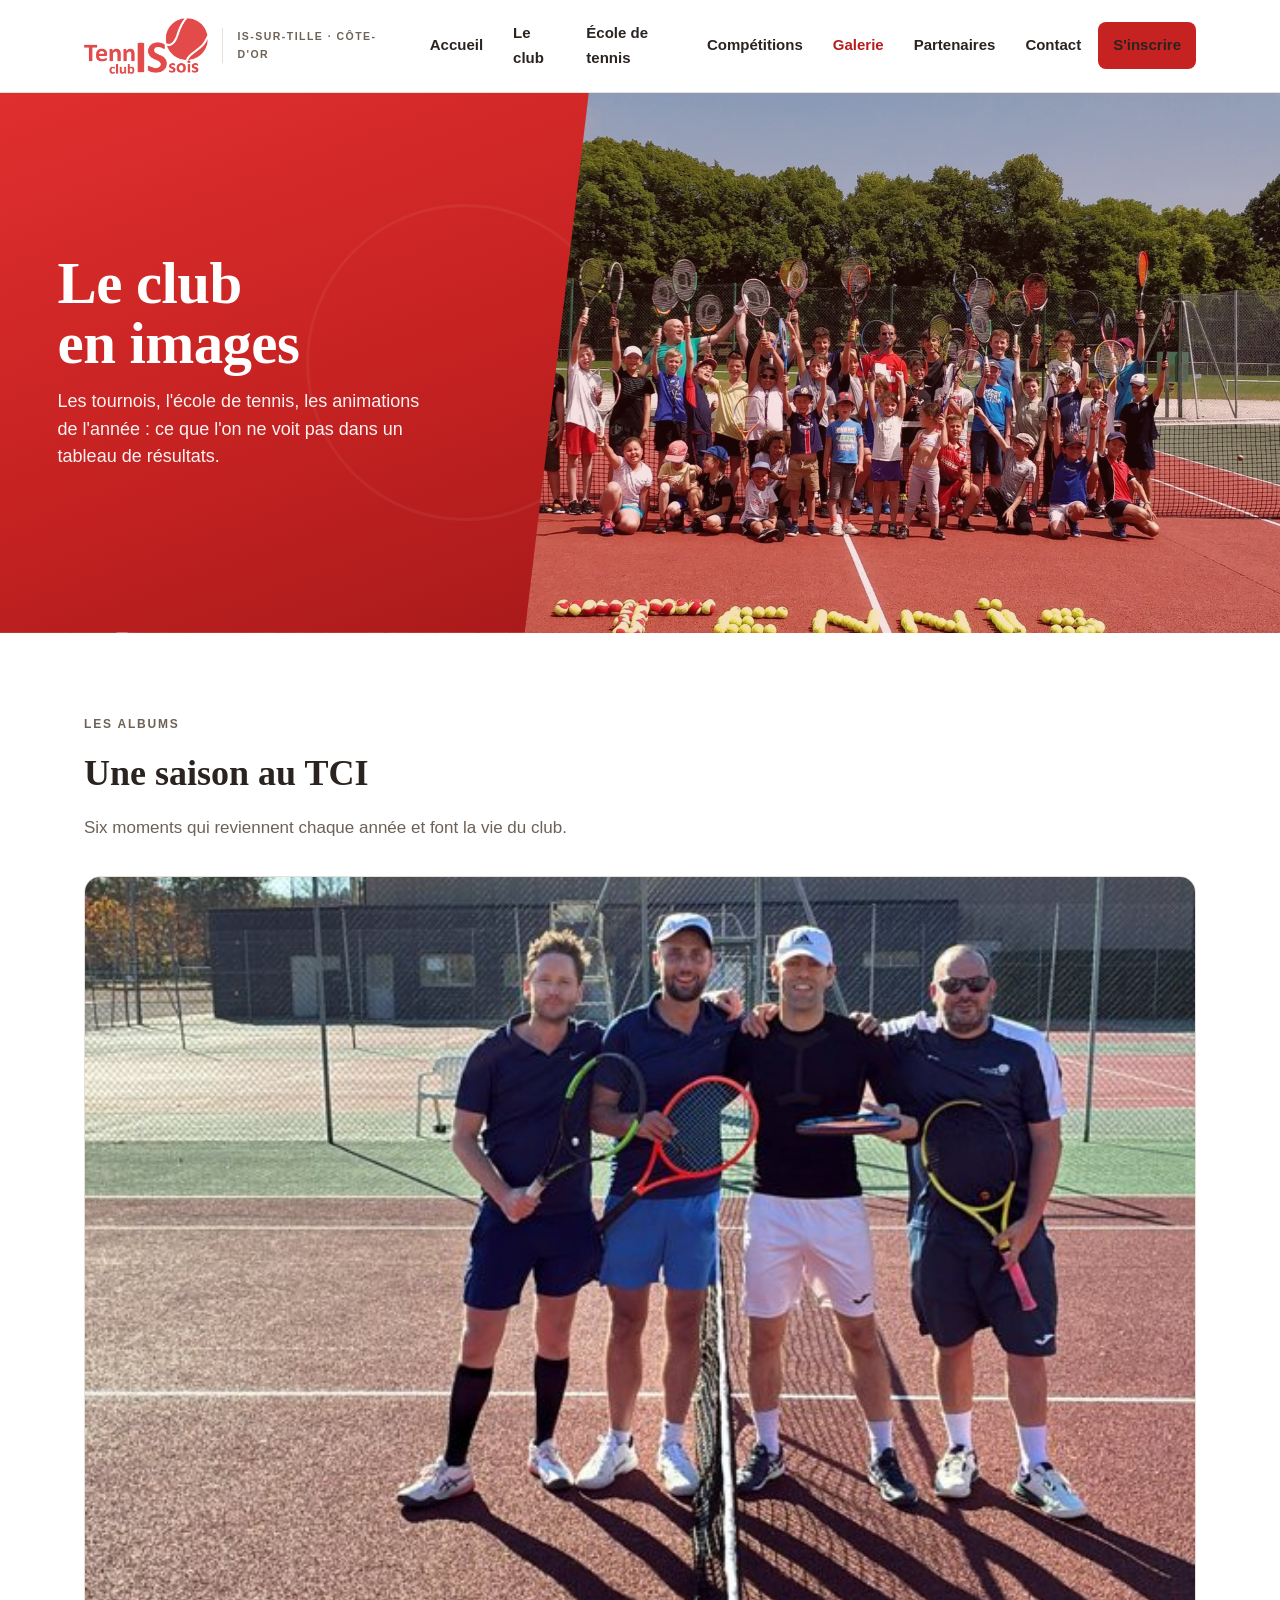
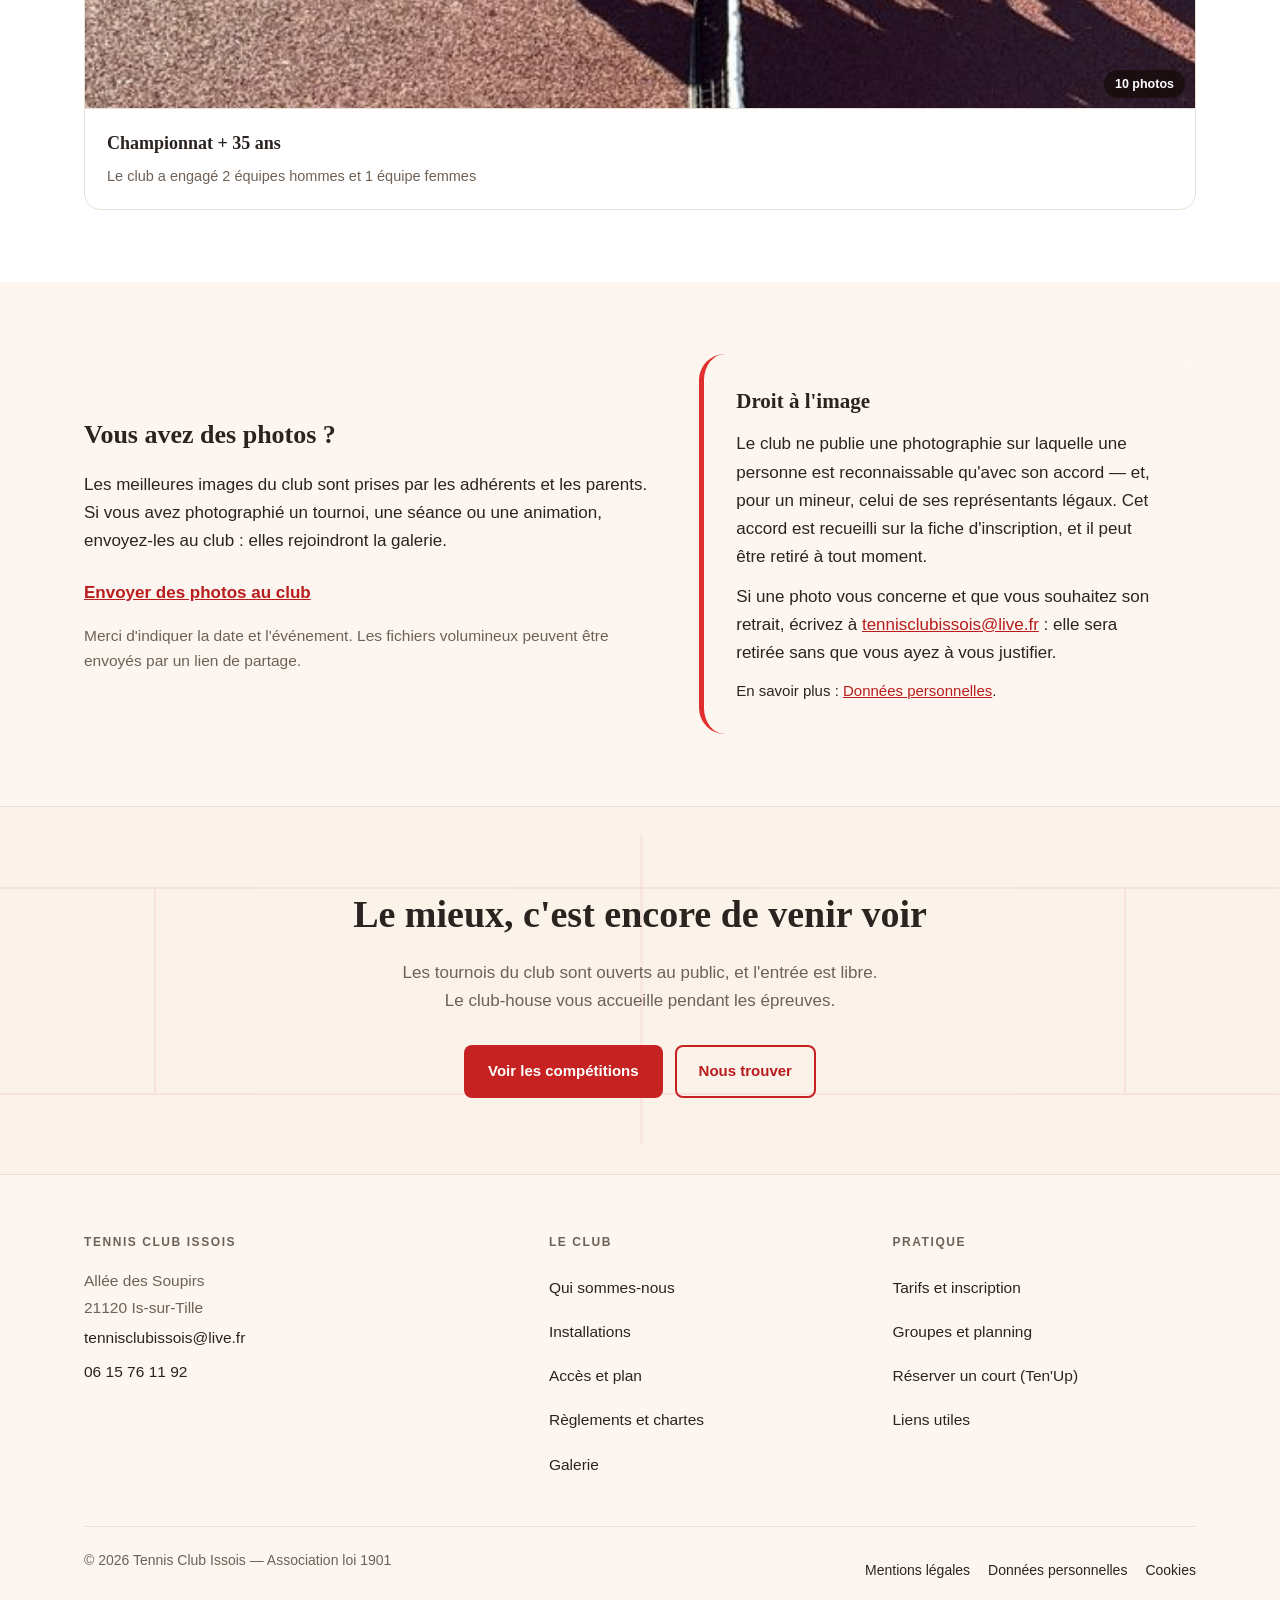
<file: galerie.html>
<!DOCTYPE html>
<html lang="fr">
<head>
  <meta charset="utf-8">
  <meta name="viewport" content="width=device-width, initial-scale=1">
  <title>Galerie — Tennis Club Issois</title>
  <meta name="description" content="La vie du Tennis Club Issois en images : tournois, école de tennis, animations et moments du club à Is-sur-Tille.">
  <link rel="canonical" href="https://tennisclubissois.fr/galerie.html">
  <link rel="icon" href="img/favicon.png" type="image/png">
  <link rel="apple-touch-icon" href="img/icone-tci.png">
  <meta name="theme-color" content="#C62222">
  <link rel="stylesheet" href="css/style.css">
</head>
<body>

<a class="saut-contenu" href="#contenu">Aller au contenu principal</a>

<header class="entete">
  <div class="entete-inner">
    <a class="marque" href="/">
      <img src="img/logo-tci.png" srcset="img/logo-tci.png 1x, img/logo-tci@2x.png 2x"
           width="220" height="99" alt="Tennis Club Issois">
      <span class="marque-lieu">Is-sur-Tille · Côte-d'Or</span>
    </a>

    <button class="burger" id="burger" aria-expanded="false" aria-controls="nav"
            aria-label="Ouvrir le menu">
      <svg width="26" height="26" viewBox="0 0 24 24" fill="none" stroke="currentColor"
           stroke-width="2" stroke-linecap="round" aria-hidden="true">
        <path d="M3 6h18M3 12h18M3 18h18"/>
      </svg>
    </button>

    <nav class="nav" id="nav" aria-label="Navigation principale">
      <a href="/">Accueil</a>
      <a href="/le-club.html">Le club</a>
      <a href="/ecole-de-tennis.html">École de tennis</a>
      <a href="/competitions.html">Compétitions</a>
      <a href="/galerie.html" aria-current="page">Galerie</a>
      <a href="/partenaires.html">Partenaires</a>
      <a href="/contact.html">Contact</a>
      <a class="btn btn-plein" href="/inscription.html">S'inscrire</a>
    </nav>
  </div>
</header>

<main id="contenu">

  <!-- ── Bandeau Galerie — photo immersive + panneau rouge diagonal ─
       Hero « vitrine » partagé (voir css .hero-vitrine). Repli rouge si
       img/galerie-hero.webp est absent (js/hero-vitrine.js). -->
  <section class="hero-vitrine">
    <div class="hero-vitrine-photo">
      <img class="hero-vitrine-img" src="img/galerie-hero.webp" width="1600" height="900"
           alt="Ambiance d'une journée au Tennis Club Issois.">
      <span class="hero-vitrine-voile" aria-hidden="true"></span>
    </div>
    <div class="hero-vitrine-panneau">
      <div class="hero-vitrine-contenu">
        <h1><!--z:hero.titre-->Le club en images<!--/z--></h1>
        <p class="hero-vitrine-sous"><!--z:hero.texte-->Les tournois, l'école de tennis, les animations de l'année&nbsp;: ce que
          l'on ne voit pas dans un tableau de résultats.<!--/z--></p>
      </div>
    </div>
  </section>

  <!-- ── Les albums ────────────────────────────────────────────── -->
  <section class="section">
    <div class="contenu">

      <div class="section-tete">
        <p class="surtitre">Les albums</p>
        <h2>Une saison au TCI</h2>
        <p><!--z:albums.intro-->Six moments qui reviennent chaque année et font la vie du club.<!--/z--></p>
      </div>

      <div class="albums"><!--zl:albums-->

        <article class="album album-photos">
          <button type="button" class="album-ouvrir" data-photos="447f137ac0404e1caab1518dc7861d4f 4e375adefd844a30b725fae04c851ca2 6c410c851c5240b8b0ab921c2f1b1814 c9971e8609d64b03af22587aae12dac7 bbfe59adf5c646d187e6a7f0560aeae5 4b009127b61f48508814dcf83120c281 749f5a029cef4307acf66eb5ce6b1463 a71b98fe45b0470084f3d6f60910a097 c88a123a0a514b70a6ea071c659e6960 fc0eddc69383453eab7609008cb53b25" data-titre="Championnat + 35 ans">
            <span class="album-vignette">
              <img src="img/galerie/447f137ac0404e1caab1518dc7861d4f.jpg" alt="Championnat + 35 ans" loading="lazy">
              <span class="album-compte">10 photos</span>
            </span>
          </button>
          <div class="album-corps">
            <h3>Championnat + 35 ans</h3>
            <p>Le club a engagé 2 équipes hommes et 1 équipe femmes</p>
          </div>
        </article>

      <!--/zl--></div>
    </div>
  </section>

  <!-- ── Contribuer + droit à l'image ──────────────────────────── -->
  <section class="section section-doux" id="droit-image">
    <div class="contenu">
      <div class="mot">
        <div>
          <h2 style="font-size:26px;margin-bottom:14px"><!--z:contribuer.titre-->Vous avez des photos&nbsp;?<!--/z--></h2>
          <p><!--z:contribuer.texte-->Les meilleures images du club sont prises par les adhérents et les
             parents. Si vous avez photographié un tournoi, une séance ou une
             animation, envoyez-les au club&nbsp;: elles rejoindront la galerie.<!--/z--></p>
          <p style="margin-top:14px">
            <a class="lien-seul" href="mailto:tennisclubissois@live.fr?subject=Photos%20pour%20la%20galerie%20du%20club">
              Envoyer des photos au club</a>
          </p>
          <p style="margin-top:6px;color:var(--gris);font-size:15.5px">
            Merci d'indiquer la date et l'événement. Les fichiers volumineux
            peuvent être envoyés par un lien de partage.</p>
        </div>

        <div class="regle">
          <h3><!--z:droitimage.titre-->Droit à l'image<!--/z--></h3>
          <p><!--z:droitimage.texte-->Le club ne publie une photographie sur laquelle une personne est
             reconnaissable qu'avec son accord — et, pour un mineur, celui de ses
             représentants légaux. Cet accord est recueilli sur la fiche
             d'inscription, et il peut être retiré à tout moment.<!--/z--></p>
          <p style="margin-top:12px">Si une photo vous concerne et que vous
             souhaitez son retrait, écrivez à
             <a href="mailto:tennisclubissois@live.fr">tennisclubissois@live.fr</a>&nbsp;:
             elle sera retirée sans que vous ayez à vous justifier.</p>
          <p style="margin-top:12px;font-size:15px">
            En savoir plus&nbsp;:
            <a href="/donnees-personnelles.html">Données personnelles</a>.</p>
        </div>
      </div>
    </div>
  </section>

  <section class="appel">
    <div class="appel-lignes" aria-hidden="true">
      <span class="a-h1"></span><span class="a-h2"></span>
      <span class="a-v1"></span><span class="a-v2"></span><span class="a-filet"></span>
    </div>
    <div class="contenu">
      <h2><!--z:appel.titre-->Le mieux, c'est encore de venir voir<!--/z--></h2>
      <p><!--z:appel.texte-->Les tournois du club sont ouverts au public, et l'entrée est libre.
         Le club-house vous accueille pendant les épreuves.<!--/z--></p>
      <div class="appel-actions">
        <a class="btn btn-plein" href="/competitions.html">Voir les compétitions</a>
        <a class="btn btn-ligne" href="/contact.html">Nous trouver</a>
      </div>
    </div>
  </section>

</main>

<footer class="pied">
  <div class="contenu">
    <div class="pied-grille">
      <div>
        <h4>Tennis Club Issois</h4>
        <address>
          Allée des Soupirs<br>
          21120 Is-sur-Tille<br>
          <a href="mailto:tennisclubissois@live.fr">tennisclubissois@live.fr</a><br>
          <a href="tel:+33615761192">06 15 76 11 92</a>
        </address>
      </div>

      <div>
        <h4>Le club</h4>
        <ul>
          <li><a href="/le-club.html">Qui sommes-nous</a></li>
          <li><a href="/le-club.html#installations">Installations</a></li>
          <li><a href="/le-club.html#acces">Accès et plan</a></li>
          <li><a href="/le-club.html#reglements">Règlements et chartes</a></li>
          <li><a href="/galerie.html">Galerie</a></li>
        </ul>
      </div>

      <div>
        <h4>Pratique</h4>
        <ul>
          <li><a href="/inscription.html">Tarifs et inscription</a></li>
          <li><a href="/ecole-de-tennis.html#planning">Groupes et planning</a></li>
          <li><a href="https://tenup.fft.fr" rel="noopener" target="_blank">Réserver un court (Ten'Up)</a></li>
          <li><a href="/contact.html#liens">Liens utiles</a></li>
        </ul>
      </div>
    </div>

    <div class="pied-bas">
      <p>© 2026 Tennis Club Issois — Association loi 1901</p>
      <p class="pied-legal">
        <a href="/mentions-legales.html">Mentions légales</a>
        <a href="/donnees-personnelles.html">Données personnelles</a>
        <a href="/cookies.html">Cookies</a>
      </p>
    </div>
  </div>
</footer>

<script src="js/menu.js"></script>
<script src="js/hero-vitrine.js"></script>
<script src="js/galerie.js"></script>

</body>
</html>
</file>
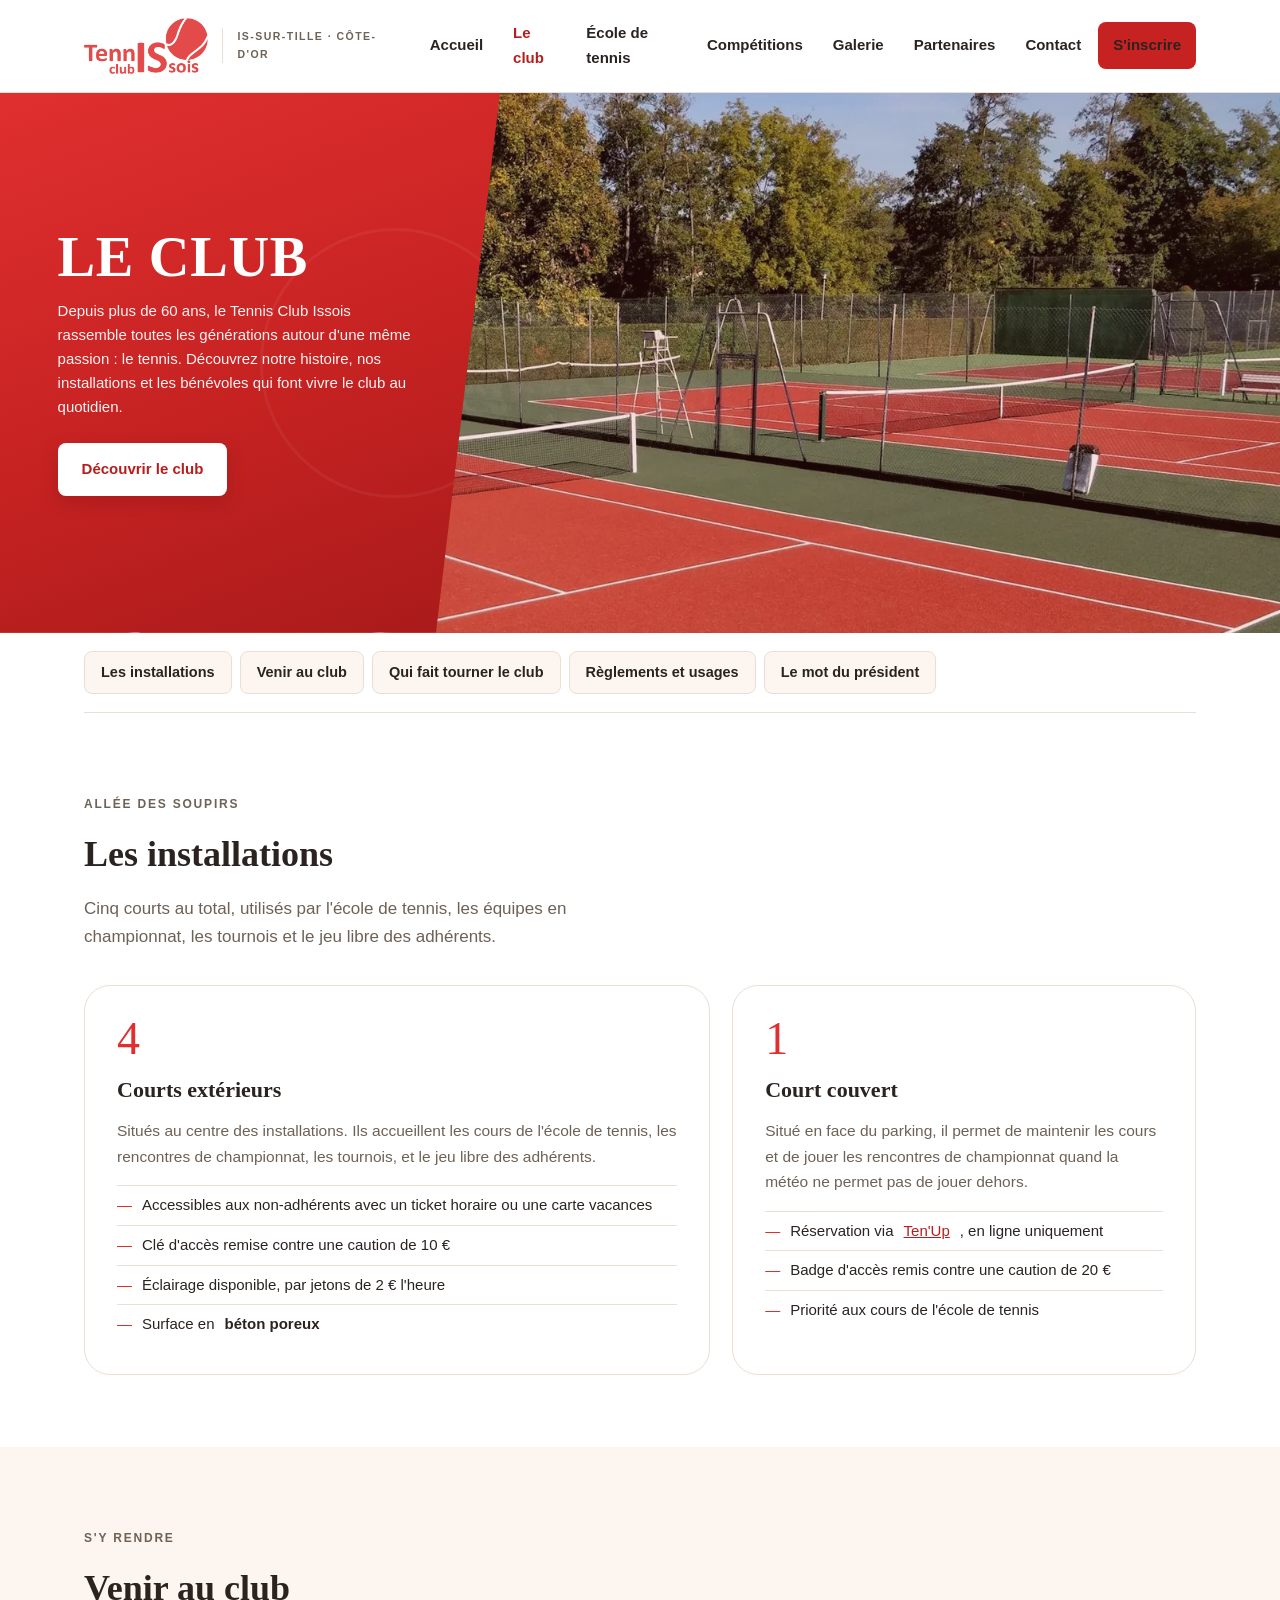
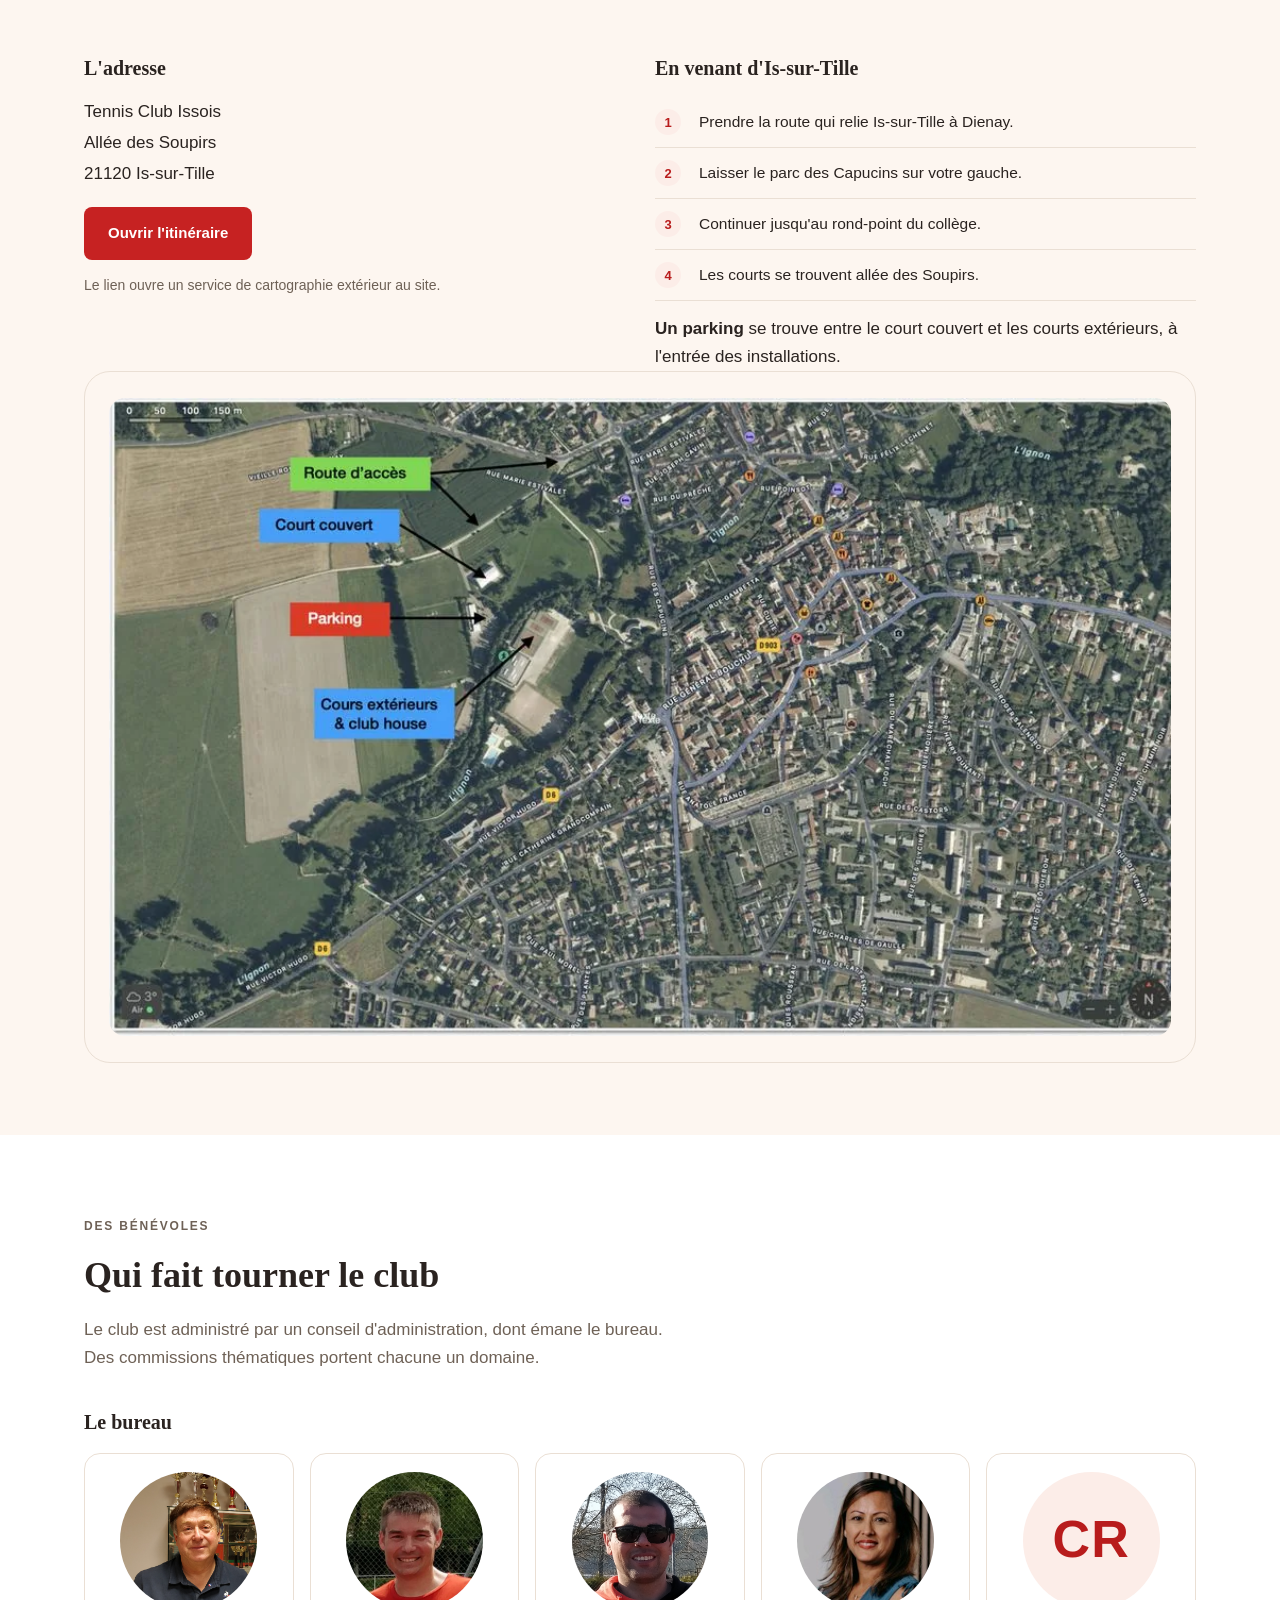
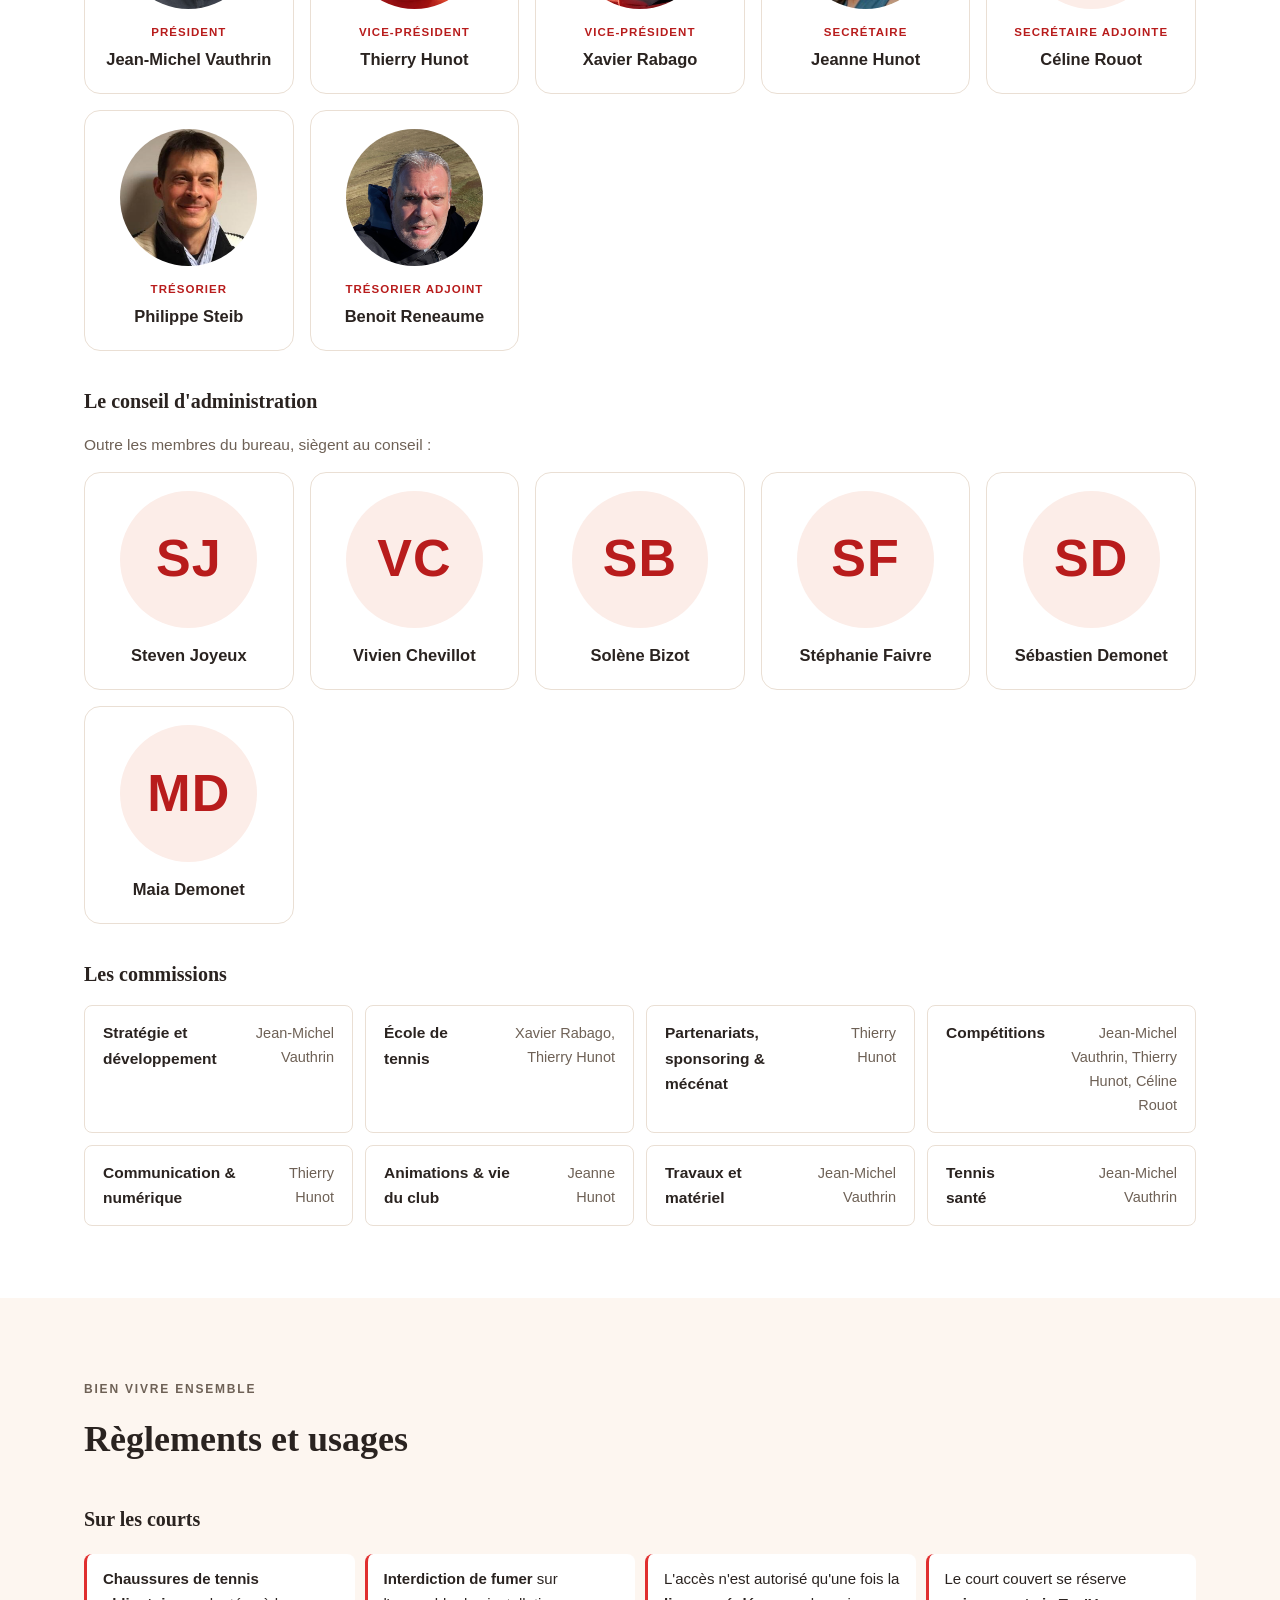
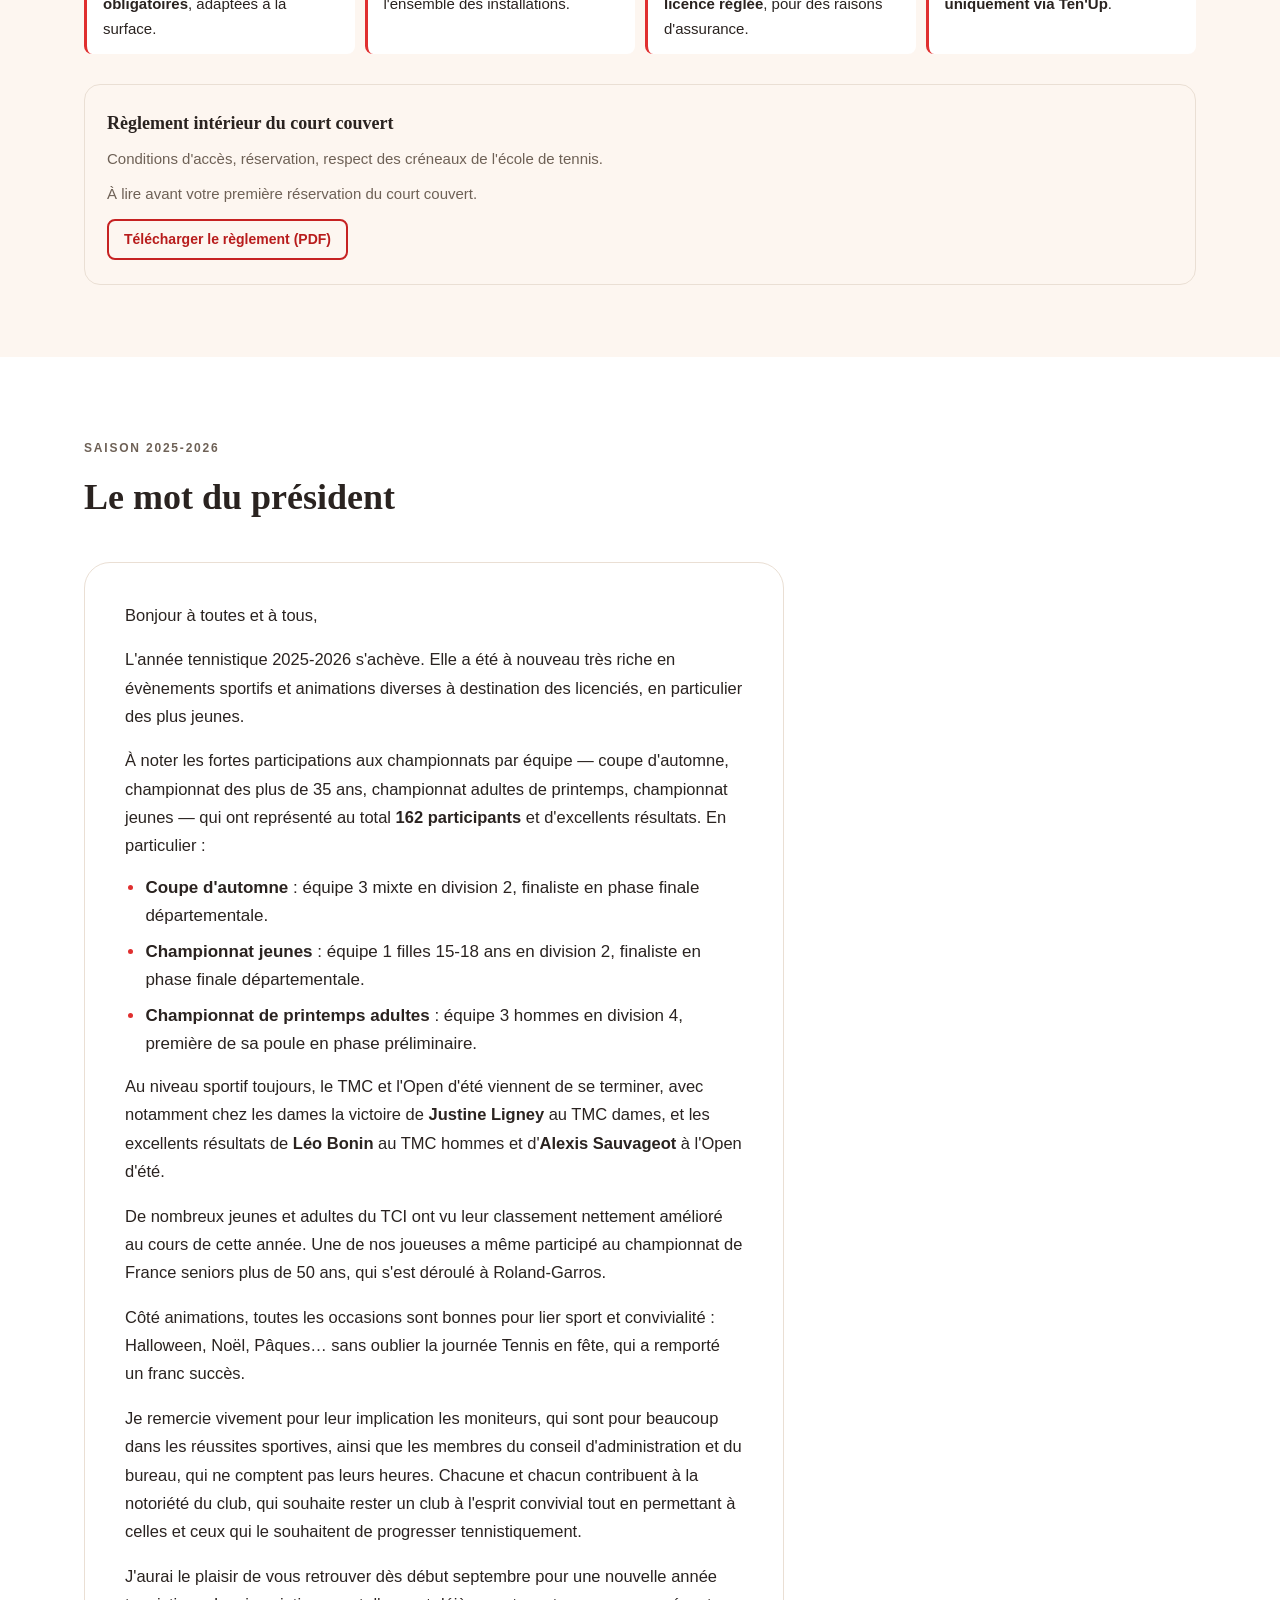
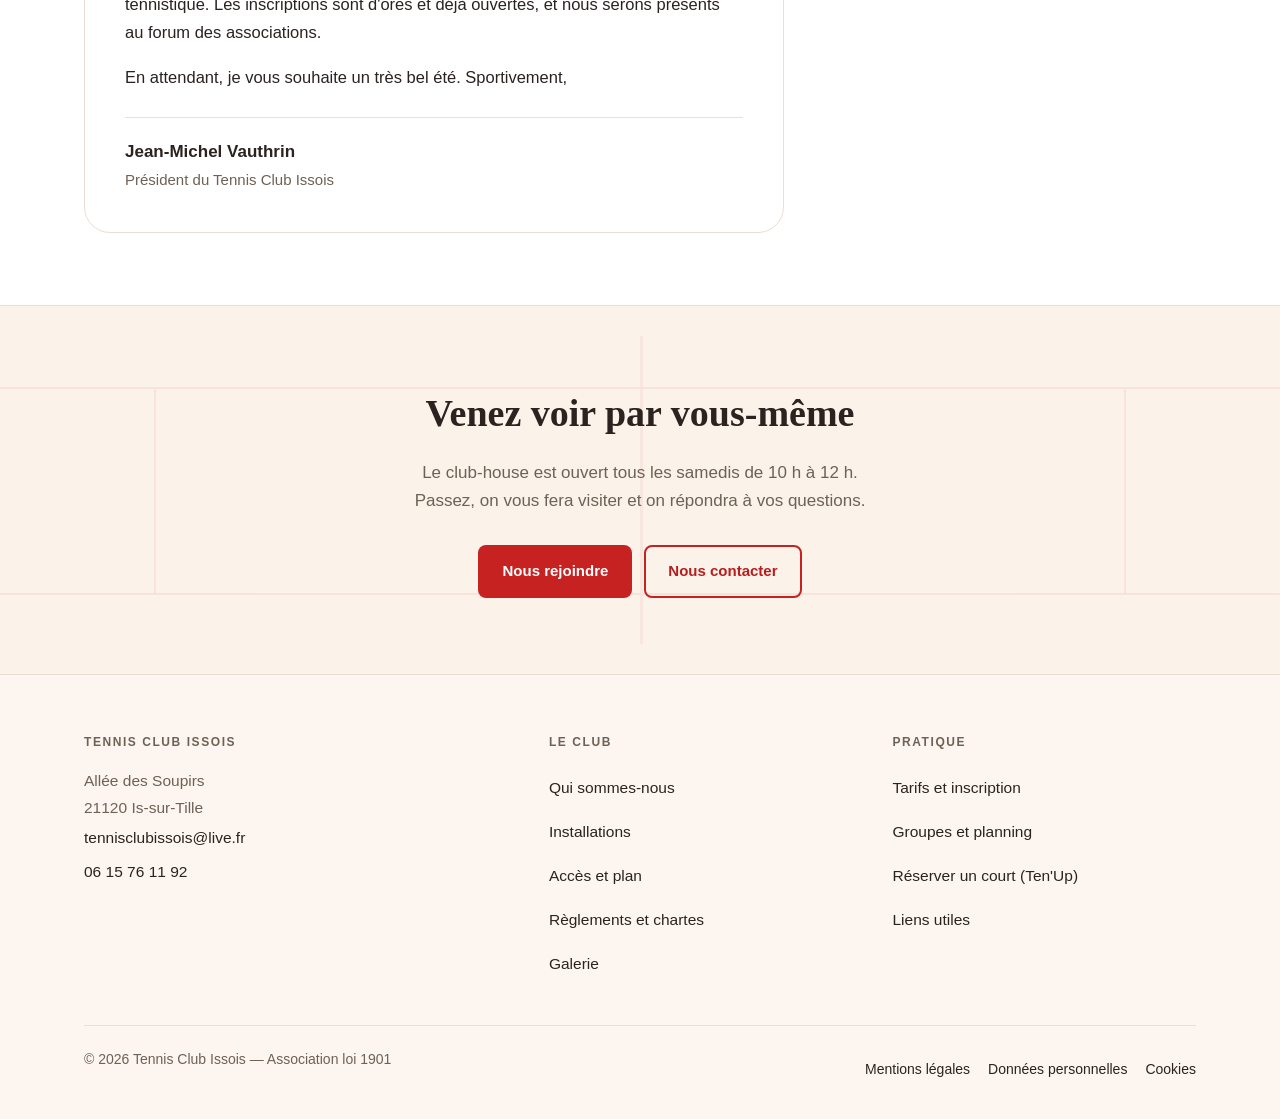
<file: le-club.html>
<!DOCTYPE html>
<html lang="fr">
<head>
  <meta charset="utf-8">
  <meta name="viewport" content="width=device-width, initial-scale=1">
  <title>Le club — Tennis Club Issois</title>
  <meta name="description" content="Le Tennis Club Issois à Is-sur-Tille : cinq courts dont un couvert, un bureau de bénévoles, l'accès au club et les règles d'usage des installations.">
  <link rel="canonical" href="https://tennisclubissois.fr/le-club.html">
  <link rel="icon" href="img/favicon.png" type="image/png">
  <link rel="apple-touch-icon" href="img/icone-tci.png">
  <meta name="theme-color" content="#C62222">
  <link rel="stylesheet" href="css/style.css">
</head>
<body>

<a class="saut-contenu" href="#contenu">Aller au contenu principal</a>

<header class="entete">
  <div class="entete-inner">
    <a class="marque" href="/">
      <img src="img/logo-tci.png" srcset="img/logo-tci.png 1x, img/logo-tci@2x.png 2x"
           width="220" height="99" alt="Tennis Club Issois">
      <span class="marque-lieu">Is-sur-Tille · Côte-d'Or</span>
    </a>

    <button class="burger" id="burger" aria-expanded="false" aria-controls="nav"
            aria-label="Ouvrir le menu">
      <svg width="26" height="26" viewBox="0 0 24 24" fill="none" stroke="currentColor"
           stroke-width="2" stroke-linecap="round" aria-hidden="true">
        <path d="M3 6h18M3 12h18M3 18h18"/>
      </svg>
    </button>

    <nav class="nav" id="nav" aria-label="Navigation principale">
      <a href="/">Accueil</a>
      <a href="/le-club.html" aria-current="page">Le club</a>
      <a href="/ecole-de-tennis.html">École de tennis</a>
      <a href="/competitions.html">Compétitions</a>
      <a href="/galerie.html">Galerie</a>
      <a href="/partenaires.html">Partenaires</a>
      <a href="/contact.html">Contact</a>
      <a class="btn btn-plein" href="/inscription.html">S'inscrire</a>
    </nav>
  </div>
</header>

<main id="contenu">

  <!-- ── Bandeau « Le club » ─────────────────────────────────────
       Même famille graphique que l'accueil (panneau rouge, diagonale,
       voile, animations, bouton blanc) mais plus court et institutionnel.
       Le rouge reste le filet de sécurité : si img/club-hero.webp est absent,
       js/club-hero.js retire l'image et le dégradé rouge occupe la place. -->
  <section class="hero-club">
    <div class="hero-club-panneau">
      <div class="hero-club-contenu">
        <h1>Le club</h1>
        <p class="hero-club-texte"><!--z:hero.texte-->Depuis plus de 60 ans, le Tennis Club Issois rassemble toutes les générations autour d'une même passion : le tennis. Découvrez notre histoire, nos installations et les bénévoles qui font vivre le club au quotidien.<!--/z--></p>
        <div class="hero-club-actions">
          <a class="btn btn-blanc" href="#installations">Découvrir le club</a>
        </div>
      </div>
    </div>
    <div class="hero-club-photo">
      <img class="hero-club-img" src="img/club-hero.webp" width="1400" height="360"
           alt="Les installations du Tennis Club Issois : les courts, le club-house et les joueurs.">
      <span class="hero-club-voile" aria-hidden="true"></span>
    </div>
  </section>

  <div class="contenu">
    <nav class="sommaire" aria-label="Sur cette page">
      <a href="#installations">Les installations</a>
      <a href="#acces">Venir au club</a>
      <a href="#organisation">Qui fait tourner le club</a>
      <a href="#reglements">Règlements et usages</a>
      <a href="#mot-du-president">Le mot du président</a>
    </nav>
  </div>

  <!-- ── Installations ─────────────────────────────────────── -->
  <section class="section" id="installations">
    <div class="contenu">
      <div class="section-tete">
        <p class="surtitre">Allée des Soupirs</p>
        <h2>Les installations</h2>
        <p><!--z:installations.intro-->Cinq courts au total, utilisés par l'école de tennis, les équipes en championnat, les tournois et le jeu libre des adhérents.<!--/z--></p>
      </div>

      <div class="courts"><!--zl:courts-->
        <div class="court">
          <p class="compte">4</p>
          <h3>Courts extérieurs</h3>
          <p>Situés au centre des installations. Ils accueillent les cours de
             l'école de tennis, les rencontres de championnat, les tournois,
             et le jeu libre des adhérents.</p>
          <ul class="liste">
            <li>Accessibles aux non-adhérents avec un ticket horaire ou une carte vacances</li>
            <li>Clé d'accès remise contre une caution de 10 €</li>
            <li>Éclairage disponible, par jetons de 2 € l'heure</li>
            <li>Surface en <b>béton poreux</b></li>
          </ul>
        </div>

        <div class="court">
          <p class="compte">1</p>
          <h3>Court couvert</h3>
          <p>Situé en face du parking, il permet de maintenir les cours et de jouer les rencontres de championnat quand la météo ne permet pas de jouer dehors.</p>
          <ul class="liste">
            <li>Réservation via <a href="https://tenup.fft.fr" rel="noopener">Ten'Up</a>, en ligne uniquement</li>
            <li>Badge d'accès remis contre une caution de 20 €</li>
            <li>Priorité aux cours de l'école de tennis</li>
          </ul>
        </div>
      <!--/zl--></div>
    </div>
  </section>

  <!-- ── Accès ─────────────────────────────────────────────── -->
  <section class="section section-doux" id="acces">
    <div class="contenu">
      <div class="section-tete">
        <p class="surtitre">S'y rendre</p>
        <h2>Venir au club</h2>
      </div>

      <div class="acces">
        <div>
          <h3 style="font-size:20px;margin-bottom:12px">L'adresse</h3>
          <address style="font-style:normal;font-size:17px;line-height:1.8">
            Tennis Club Issois<br>
            Allée des Soupirs<br>
            21120 Is-sur-Tille
          </address>
          <p style="margin-top:18px">
            <a class="btn btn-plein"
               href="https://www.openstreetmap.org/search?query=All%C3%A9e%20des%20Soupirs%2021120%20Is-sur-Tille"
               rel="noopener" target="_blank">Ouvrir l'itinéraire</a>
          </p>
          <!-- Aucune carte n'est intégrée dans la page, et c'est délibéré :
               un fond de carte tiers transmet l'adresse IP de chaque visiteur
               à son éditeur, ce qui contredirait la politique de
               confidentialité du club. Un lien sortant laisse le choix. -->
          <p style="font-size:14px;color:var(--gris);margin-top:14px">
            Le lien ouvre un service de cartographie extérieur au site.
          </p>
        </div>

        <div>
          <h3 style="font-size:20px;margin-bottom:12px">En venant d'Is-sur-Tille</h3>
          <ol class="itineraire">
            <li>Prendre la route qui relie Is-sur-Tille à Dienay.</li>
            <li>Laisser le parc des Capucins sur votre gauche.</li>
            <li>Continuer jusqu'au rond-point du collège.</li>
            <li>Les courts se trouvent allée des Soupirs.</li>
          </ol>
          <p style="margin-top:14px">
            <b>Un parking</b> se trouve entre le court couvert et les courts
            extérieurs, à l'entrée des installations.
          </p>
        </div>
      </div>

      <div class="plan">
        <img src="img/plan-acces.webp" width="1000" height="600" loading="lazy"
             alt="Vue aérienne d'Is-sur-Tille et des installations du club, à l'ouest du bourg le long de l'Ignon : la route d'accès, le court couvert, le parking, les courts extérieurs et le club-house y sont repérés.">
      </div>

    </div>
  </section>

  <!-- ── Organisation ──────────────────────────────────────── -->
  <section class="section" id="organisation">
    <div class="contenu">
      <div class="section-tete">
        <p class="surtitre">Des bénévoles</p>
        <h2>Qui fait tourner le club</h2>
        <p><!--z:organisation.intro-->Le club est administré par un conseil d'administration, dont émane le bureau. Des commissions thématiques portent chacune un domaine.<!--/z--></p>
      </div>

      <h3 style="font-size:20px;margin-bottom:14px">Le bureau</h3>
      <div class="bureau"><!--zl:bureau-->
        <div class="membre"><div class="portrait"><img src="img/equipe/260e91510dd54546aeb4d8e55c53ec2b.jpg" alt="Jean-Michel Vauthrin" loading="lazy"></div><p class="fonction">Président</p><p class="nom">Jean-Michel Vauthrin</p></div>
        <div class="membre"><div class="portrait"><img src="img/equipe/21c89b49e6254abe97c21690f7908c95.jpg" alt="Thierry Hunot" loading="lazy"></div><p class="fonction">Vice-président</p><p class="nom">Thierry Hunot</p></div>
        <div class="membre"><div class="portrait"><img src="img/equipe/06a8870b0285409485b09f68b6f80d3b.jpg" alt="Xavier Rabago" loading="lazy"></div><p class="fonction">Vice-président</p><p class="nom">Xavier Rabago</p></div>
        <div class="membre"><div class="portrait"><img src="img/equipe/ae9702e4d46a4cf390abba34898daf7e.jpg" alt="Jeanne Hunot" loading="lazy"></div><p class="fonction">Secrétaire</p><p class="nom">Jeanne Hunot</p></div>
        <div class="membre"><div class="portrait vide" aria-hidden="true">CR</div><p class="fonction">Secrétaire adjointe</p><p class="nom">Céline Rouot</p></div>
        <div class="membre"><div class="portrait"><img src="img/equipe/71f793f65d7e492397b72ec61dbe05bc.jpg" alt="Philippe Steib" loading="lazy"></div><p class="fonction">Trésorier</p><p class="nom">Philippe Steib</p></div>
        <div class="membre"><div class="portrait"><img src="img/equipe/1836b6885199406f87d3a783abeddbdd.jpg" alt="Benoit Reneaume" loading="lazy"></div><p class="fonction">Trésorier adjoint</p><p class="nom">Benoit Reneaume</p></div>
      <!--/zl--></div>

      <h3 style="font-size:20px;margin:34px 0 14px">Le conseil d'administration</h3>
      <p style="color:var(--gris);font-size:15.5px;margin-bottom:14px">
        Outre les membres du bureau, siègent au conseil&nbsp;:
      </p>
      <div class="conseil-membres"><!--zl:conseil-->
        <div class="membre"><div class="portrait vide" aria-hidden="true">SJ</div><p class="nom">Steven Joyeux</p></div>
        <div class="membre"><div class="portrait vide" aria-hidden="true">VC</div><p class="nom">Vivien Chevillot</p></div>
        <div class="membre"><div class="portrait vide" aria-hidden="true">SB</div><p class="nom">Solène Bizot</p></div>
        <div class="membre"><div class="portrait vide" aria-hidden="true">SF</div><p class="nom">Stéphanie Faivre</p></div>
        <div class="membre"><div class="portrait vide" aria-hidden="true">SD</div><p class="nom">Sébastien Demonet</p></div>
        <div class="membre"><div class="portrait vide" aria-hidden="true">MD</div><p class="nom">Maia Demonet</p></div>
      <!--/zl--></div>

      <h3 style="font-size:20px;margin:34px 0 14px">Les commissions</h3>
      <div class="commissions"><!--zl:commissions-->
        <div class="commission"><span class="nom">Stratégie et développement</span><span class="qui">Jean-Michel Vauthrin</span></div>
        <div class="commission"><span class="nom">École de tennis</span><span class="qui">Xavier Rabago, Thierry Hunot</span></div>
        <div class="commission"><span class="nom">Partenariats, sponsoring &amp; mécénat</span><span class="qui">Thierry Hunot</span></div>
        <div class="commission"><span class="nom">Compétitions</span><span class="qui">Jean-Michel Vauthrin, Thierry Hunot, Céline Rouot</span></div>
        <div class="commission"><span class="nom">Communication &amp; numérique</span><span class="qui">Thierry Hunot</span></div>
        <div class="commission"><span class="nom">Animations &amp; vie du club</span><span class="qui">Jeanne Hunot</span></div>
        <div class="commission"><span class="nom">Travaux et matériel</span><span class="qui">Jean-Michel Vauthrin</span></div>
        <div class="commission"><span class="nom">Tennis santé</span><span class="qui">Jean-Michel Vauthrin</span></div>
      <!--/zl--></div>
    </div>
  </section>

  <!-- ── Règlements ────────────────────────────────────────── -->
  <section class="section section-doux" id="reglements">
    <div class="contenu">
      <div class="section-tete">
        <p class="surtitre">Bien vivre ensemble</p>
        <h2>Règlements et usages</h2>
      </div>

      <h3 style="font-size:20px;margin:0 0 14px">Sur les courts</h3>
      <ul class="regles-usage">
        <li><b>Chaussures de tennis obligatoires</b>, adaptées à la surface.</li>
        <li><b>Interdiction de fumer</b> sur l'ensemble des installations.</li>
        <li>L'accès n'est autorisé qu'une fois la <b>licence réglée</b>, pour des raisons d'assurance.</li>
        <li>Le court couvert se réserve <b>uniquement via Ten'Up</b>.</li>
      </ul>

      <div class="documents" style="margin-top:30px">
        <div class="document">
          <h3>Règlement intérieur du court couvert</h3>
          <p>Conditions d'accès, réservation, respect des créneaux de l'école
             de tennis.</p>
          <p style="margin-top:10px">À lire avant votre première réservation du court couvert.</p>
          <p style="margin-top:12px"><a class="btn btn-ligne btn-petit" href="documents/reglement-court-couvert.pdf" target="_blank" rel="noopener">Télécharger le règlement (PDF)</a></p>
        </div>
      </div>
    </div>
  </section>

  <!-- ── Mot du président ──────────────────────────────────── -->
  <section class="section" id="mot-du-president">
    <div class="contenu">
      <div class="section-tete">
        <p class="surtitre"><!--z:mot.saison-->Saison 2025-2026<!--/z--></p>
        <h2>Le mot du président</h2>
      </div>

      <div class="lettre"><!--z:mot.lettre--><p>Bonjour à toutes et à tous,</p>

        <p>L'année tennistique 2025-2026 s'achève. Elle a été à nouveau très riche
           en évènements sportifs et animations diverses à destination des licenciés,
           en particulier des plus jeunes.</p>

        <p>À noter les fortes participations aux championnats par équipe — coupe
           d'automne, championnat des plus de 35 ans, championnat adultes de
           printemps, championnat jeunes — qui ont représenté au total
           <b>162 participants</b> et d'excellents résultats. En particulier&nbsp;:</p>

        <ul>
          <li><b>Coupe d'automne</b>&nbsp;: équipe 3 mixte en division 2, finaliste
              en phase finale départementale.</li>
          <li><b>Championnat jeunes</b>&nbsp;: équipe 1 filles 15-18 ans en division 2,
              finaliste en phase finale départementale.</li>
          <li><b>Championnat de printemps adultes</b>&nbsp;: équipe 3 hommes en
              division 4, première de sa poule en phase préliminaire.</li>
        </ul>

        <p>Au niveau sportif toujours, le TMC et l'Open d'été viennent de se terminer,
           avec notamment chez les dames la victoire de <b>Justine Ligney</b> au TMC
           dames, et les excellents résultats de <b>Léo Bonin</b> au TMC hommes et
           d'<b>Alexis Sauvageot</b> à l'Open d'été.</p>

        <p>De nombreux jeunes et adultes du TCI ont vu leur classement nettement
           amélioré au cours de cette année. Une de nos joueuses a même participé
           au championnat de France seniors plus de 50 ans, qui s'est déroulé à
           Roland-Garros.</p>

        <p>Côté animations, toutes les occasions sont bonnes pour lier sport et
           convivialité&nbsp;: Halloween, Noël, Pâques… sans oublier la journée
           Tennis en fête, qui a remporté un franc succès.</p>

        <p>Je remercie vivement pour leur implication les moniteurs, qui sont pour
           beaucoup dans les réussites sportives, ainsi que les membres du conseil
           d'administration et du bureau, qui ne comptent pas leurs heures. Chacune
           et chacun contribuent à la notoriété du club, qui souhaite rester un club
           à l'esprit convivial tout en permettant à celles et ceux qui le souhaitent
           de progresser tennistiquement.</p>

        <p>J'aurai le plaisir de vous retrouver dès début septembre pour une nouvelle
           année tennistique. Les inscriptions sont d'ores et déjà ouvertes, et nous
           serons présents au forum des associations.</p>

        <p>En attendant, je vous souhaite un très bel été. Sportivement,</p><!--/z-->
        <div class="signature">
          <strong><!--z:mot.nom-->Jean-Michel Vauthrin<!--/z--></strong>
          <span><!--z:mot.fonction-->Président du Tennis Club Issois<!--/z--></span>
        </div>
      </div>
    </div>
  </section>

  <section class="appel">
    <div class="appel-lignes" aria-hidden="true">
      <span class="a-h1"></span><span class="a-h2"></span>
      <span class="a-v1"></span><span class="a-v2"></span><span class="a-filet"></span>
    </div>
    <div class="contenu">
      <h2><!--z:appel.titre-->Venez voir par vous-même<!--/z--></h2>
      <p><!--z:appel.texte-->Le club-house est ouvert tous les samedis de 10 h à 12 h. Passez, on vous fera visiter et on répondra à vos questions.<!--/z--></p>
      <div class="appel-actions">
        <a class="btn btn-plein" href="/inscription.html">Nous rejoindre</a>
        <a class="btn btn-ligne" href="/contact.html">Nous contacter</a>
      </div>
    </div>
  </section>

</main>

<footer class="pied">
  <div class="contenu">
    <div class="pied-grille">
      <div>
        <h4>Tennis Club Issois</h4>
        <address>
          Allée des Soupirs<br>
          21120 Is-sur-Tille<br>
          <a href="mailto:tennisclubissois@live.fr">tennisclubissois@live.fr</a><br>
          <a href="tel:+33615761192">06 15 76 11 92</a>
        </address>
      </div>

      <div>
        <h4>Le club</h4>
        <ul>
          <li><a href="/le-club.html">Qui sommes-nous</a></li>
          <li><a href="/le-club.html#installations">Installations</a></li>
          <li><a href="/le-club.html#acces">Accès et plan</a></li>
          <li><a href="/le-club.html#reglements">Règlements et chartes</a></li>
          <li><a href="/galerie.html">Galerie</a></li>
        </ul>
      </div>

      <div>
        <h4>Pratique</h4>
        <ul>
          <li><a href="/inscription.html">Tarifs et inscription</a></li>
          <li><a href="/ecole-de-tennis.html#planning">Groupes et planning</a></li>
          <li><a href="https://tenup.fft.fr" rel="noopener" target="_blank">Réserver un court (Ten'Up)</a></li>
          <li><a href="/contact.html#liens">Liens utiles</a></li>
        </ul>
      </div>
    </div>

    <div class="pied-bas">
      <p>© 2026 Tennis Club Issois — Association loi 1901</p>
      <p class="pied-legal">
        <a href="/mentions-legales.html">Mentions légales</a>
        <a href="/donnees-personnelles.html">Données personnelles</a>
        <a href="/cookies.html">Cookies</a>
      </p>
    </div>
  </div>
</footer>

<script src="js/menu.js"></script>
<script src="js/club-hero.js"></script>
<script src="js/equipe-anim.js" defer></script>

</body>
</html>
</file>
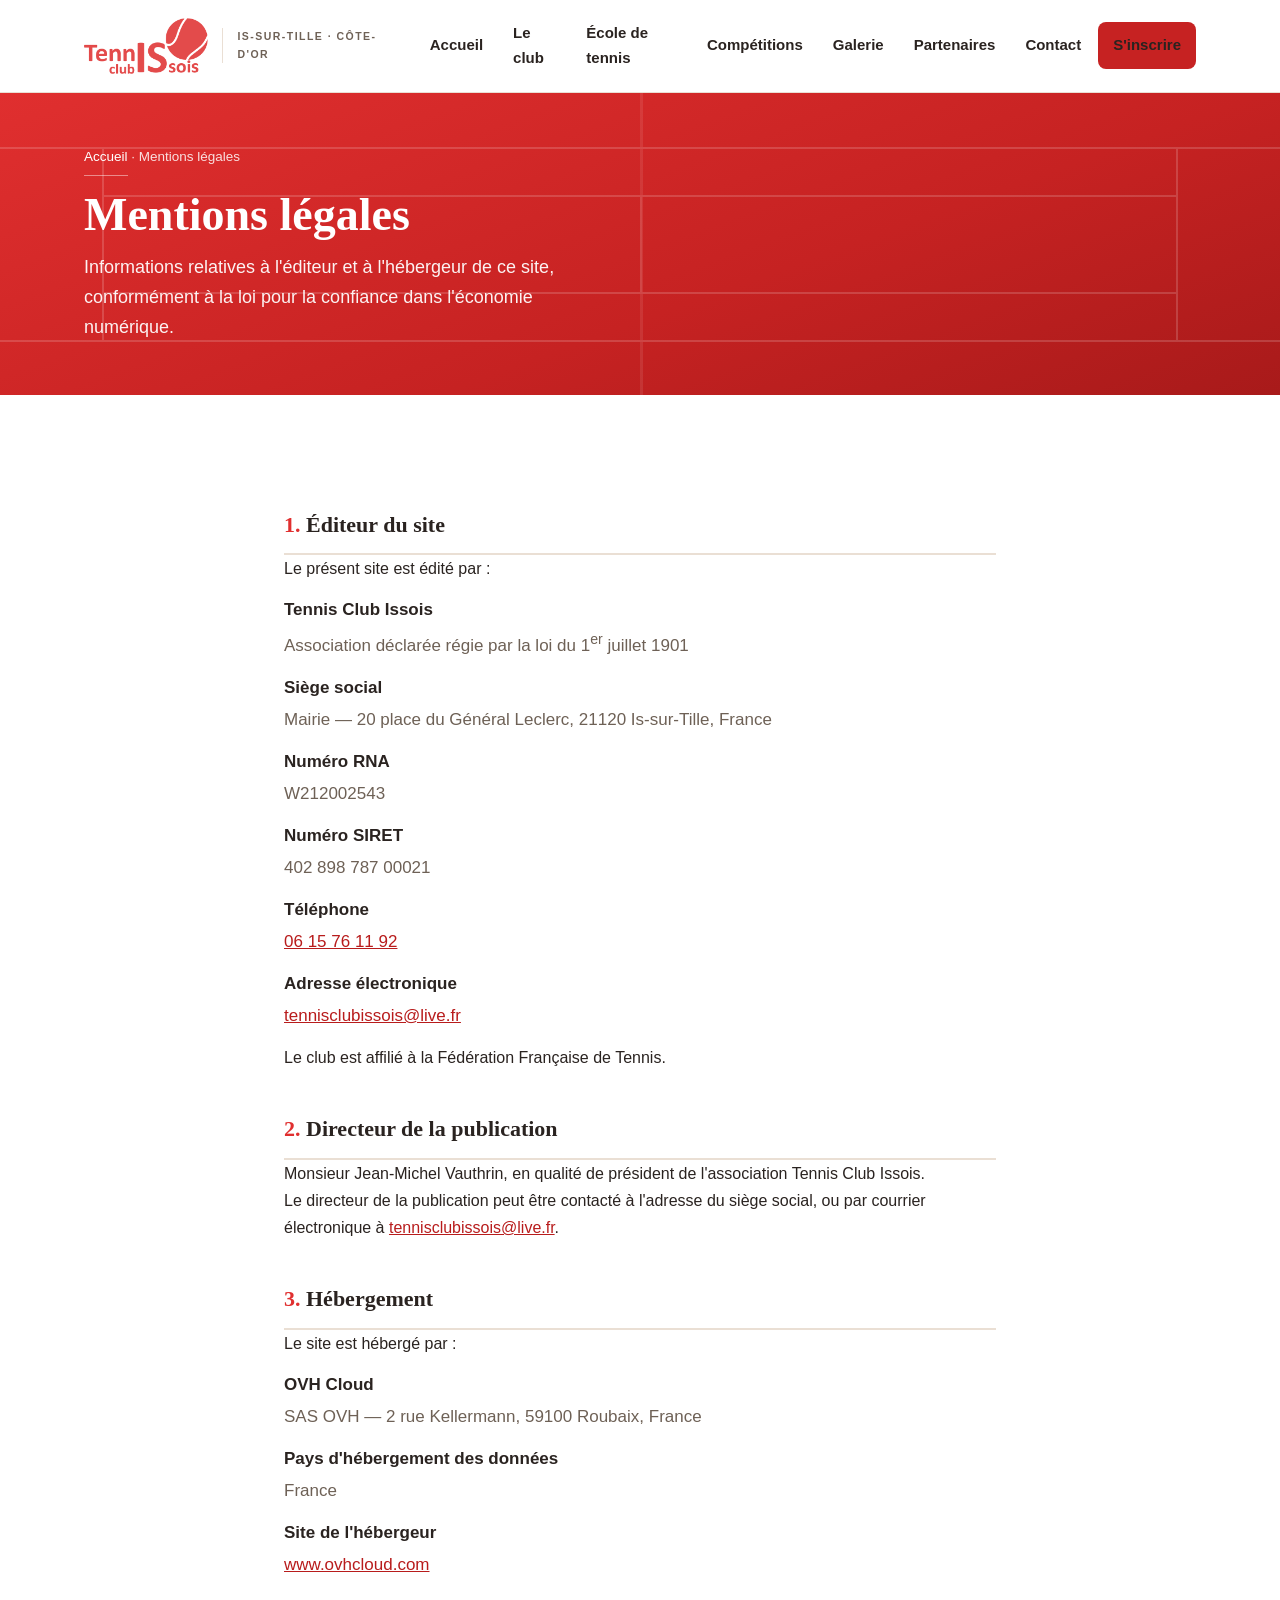
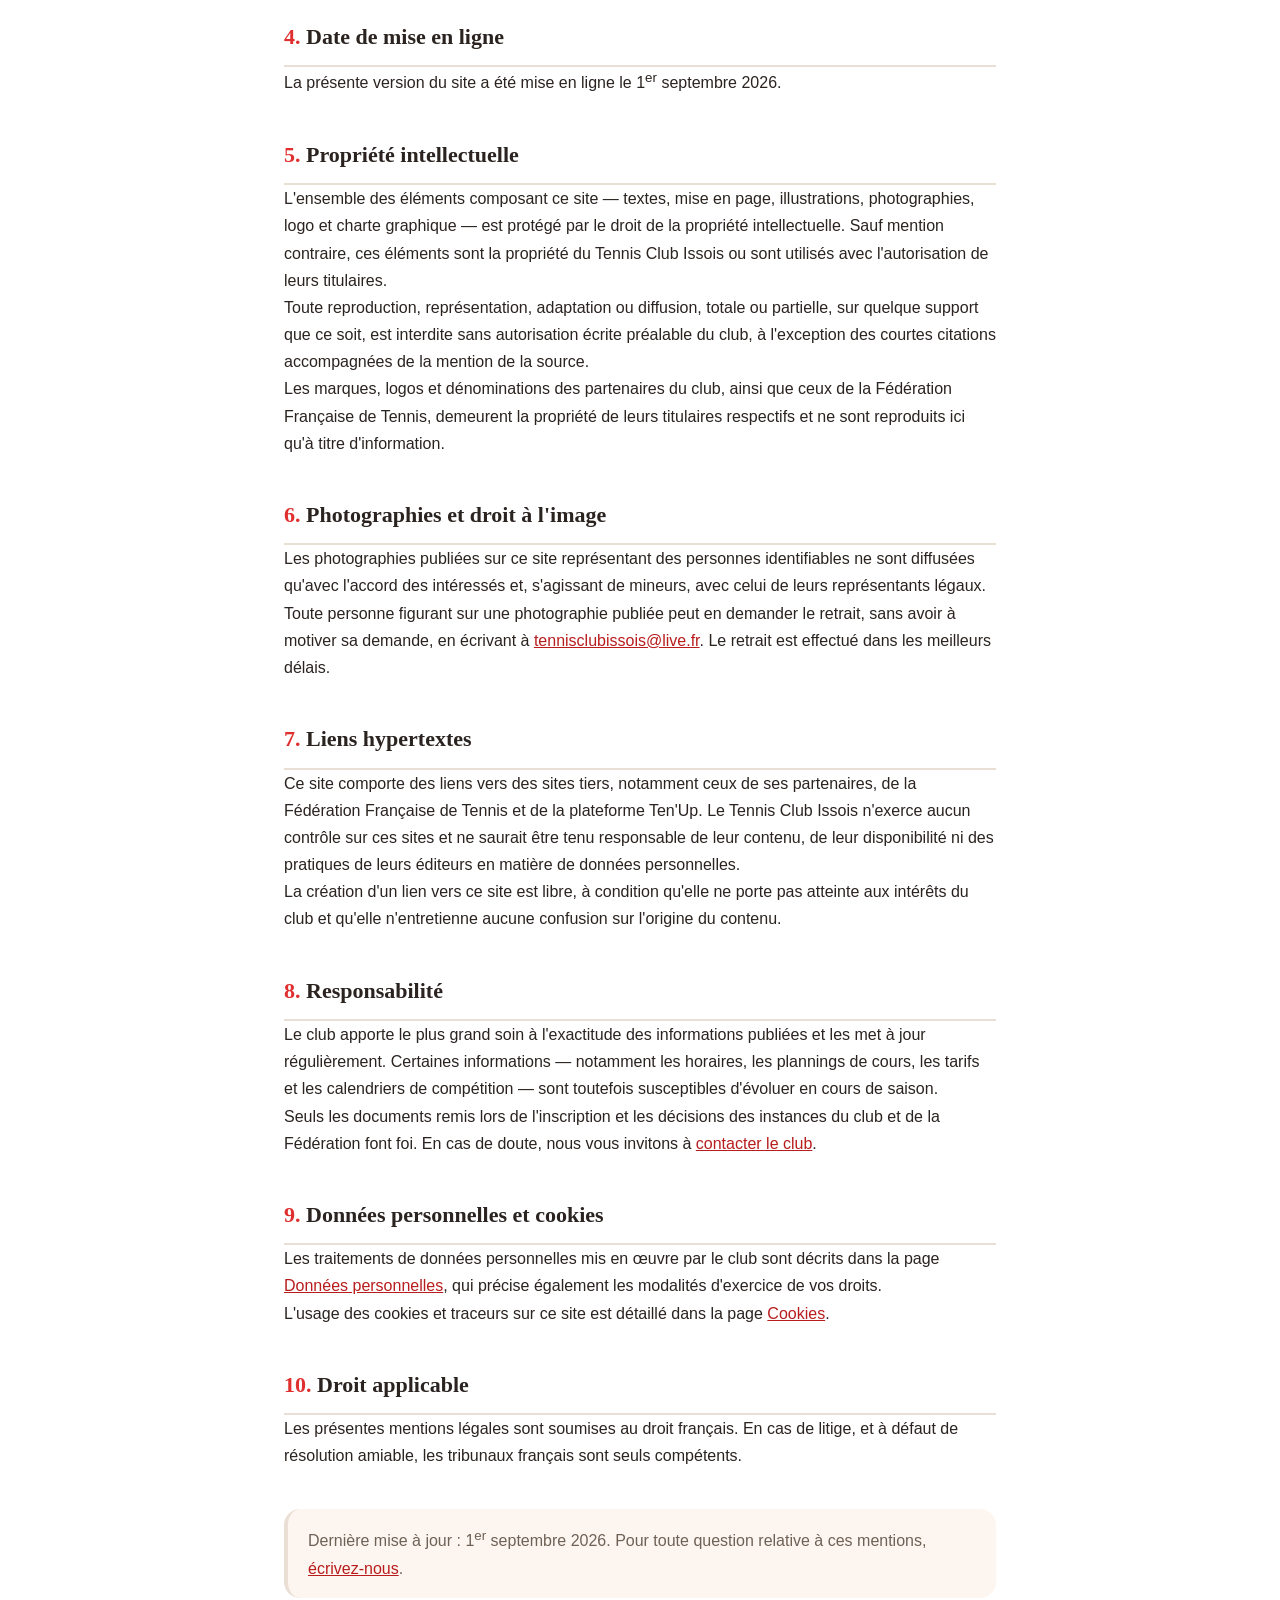
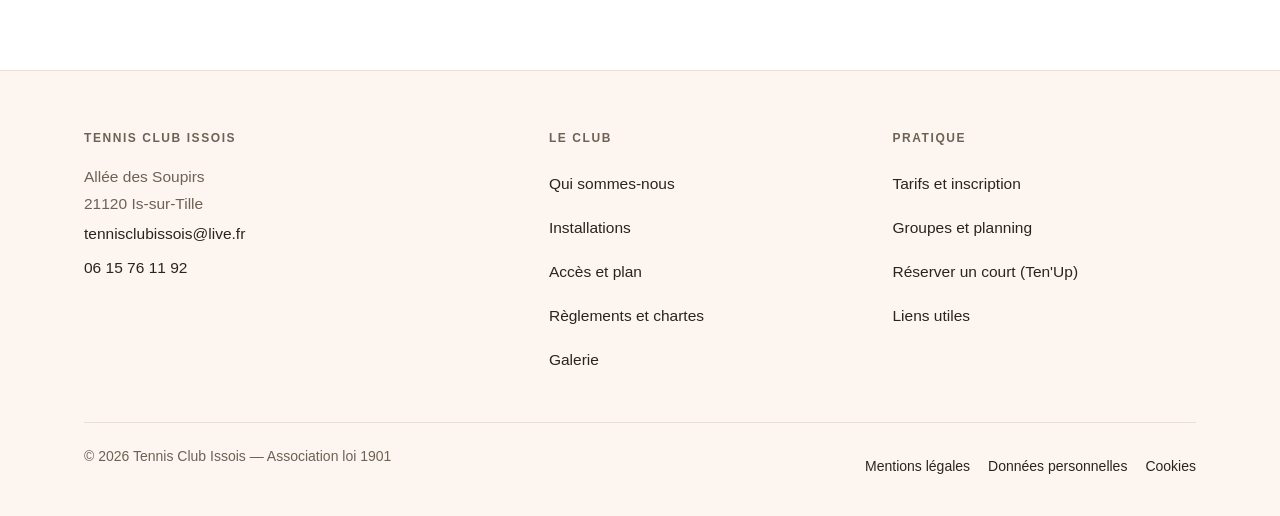
<file: mentions-legales.html>
<!DOCTYPE html>
<html lang="fr">
<head>
  <meta charset="utf-8">
  <meta name="viewport" content="width=device-width, initial-scale=1">
  <title>Mentions légales — Tennis Club Issois</title>
  <meta name="description" content="Mentions légales du site du Tennis Club Issois : éditeur, directeur de publication, hébergeur et propriété intellectuelle.">
  <link rel="canonical" href="https://tennisclubissois.fr/mentions-legales.html">
  <link rel="icon" href="img/favicon.png" type="image/png">
  <link rel="apple-touch-icon" href="img/icone-tci.png">
  <meta name="theme-color" content="#C62222">
  <link rel="stylesheet" href="css/style.css">
</head>
<body>

<a class="saut-contenu" href="#contenu">Aller au contenu principal</a>

<header class="entete">
  <div class="entete-inner">
    <a class="marque" href="/">
      <img src="img/logo-tci.png" srcset="img/logo-tci.png 1x, img/logo-tci@2x.png 2x"
           width="220" height="99" alt="Tennis Club Issois">
      <span class="marque-lieu">Is-sur-Tille · Côte-d'Or</span>
    </a>

    <button class="burger" id="burger" aria-expanded="false" aria-controls="nav"
            aria-label="Ouvrir le menu">
      <svg width="26" height="26" viewBox="0 0 24 24" fill="none" stroke="currentColor"
           stroke-width="2" stroke-linecap="round" aria-hidden="true">
        <path d="M3 6h18M3 12h18M3 18h18"/>
      </svg>
    </button>

    <nav class="nav" id="nav" aria-label="Navigation principale">
      <a href="/">Accueil</a>
      <a href="/le-club.html">Le club</a>
      <a href="/ecole-de-tennis.html">École de tennis</a>
      <a href="/competitions.html">Compétitions</a>
      <a href="/galerie.html">Galerie</a>
      <a href="/partenaires.html">Partenaires</a>
      <a href="/contact.html">Contact</a>
      <a class="btn btn-plein" href="/inscription.html">S'inscrire</a>
    </nav>
  </div>
</header>

<main id="contenu">

  <section class="hero hero-page">
    <div class="hero-lignes" aria-hidden="true">
      <span class="l-h1"></span><span class="l-h2"></span>
      <span class="l-h3"></span><span class="l-h4"></span>
      <span class="l-v1"></span><span class="l-v2"></span><span class="l-v3"></span>
      <span class="l-filet"></span>
    </div>
    <div class="hero-inner">
      <p class="fil"><a href="/">Accueil</a> · Mentions légales</p>
      <h1>Mentions légales</h1>
      <p class="hero-texte">
        Informations relatives à l'éditeur et à l'hébergeur de ce site,
        conformément à la loi pour la confiance dans l'économie numérique.
      </p>
    </div>
  </section>

  <section class="section">
    <div class="contenu-etroit">
      <div class="texte-legal">

        <section>
          <h2>Éditeur du site</h2>
          <p>Le présent site est édité par&nbsp;:</p>
          <dl>
            <dt>Tennis Club Issois</dt>
            <dd>Association déclarée régie par la loi du 1<sup>er</sup> juillet 1901</dd>

            <dt>Siège social</dt>
            <dd>Mairie — 20 place du Général Leclerc, 21120 Is-sur-Tille, France</dd>

            <dt>Numéro RNA</dt>
            <dd>W212002543</dd>

            <dt>Numéro SIRET</dt>
            <dd>402 898 787 00021</dd>

            <dt>Téléphone</dt>
            <dd><a href="tel:+33615761192">06 15 76 11 92</a></dd>

            <dt>Adresse électronique</dt>
            <dd><a href="mailto:tennisclubissois@live.fr">tennisclubissois@live.fr</a></dd>
          </dl>
          <p>Le club est affilié à la Fédération Française de Tennis.</p>
        </section>

        <section>
          <h2>Directeur de la publication</h2>
          <p>Monsieur Jean-Michel Vauthrin, en qualité de président de
             l'association Tennis Club Issois.</p>
          <p>Le directeur de la publication peut être contacté à l'adresse du
             siège social, ou par courrier électronique à
             <a href="mailto:tennisclubissois@live.fr">tennisclubissois@live.fr</a>.</p>
        </section>

        <section>
          <h2>Hébergement</h2>
          <p>Le site est hébergé par&nbsp;:</p>
          <dl>
            <dt>OVH Cloud</dt>
            <dd>SAS OVH — 2 rue Kellermann, 59100 Roubaix, France</dd>

            <dt>Pays d'hébergement des données</dt>
            <dd>France</dd>

            <dt>Site de l'hébergeur</dt>
            <dd><a href="https://www.ovhcloud.com" rel="noopener" target="_blank">www.ovhcloud.com</a></dd>
          </dl>
        </section>

        <section>
          <h2>Date de mise en ligne</h2>
          <p>La présente version du site a été mise en ligne le
             1<sup>er</sup> septembre 2026.</p>
        </section>

        <section>
          <h2>Propriété intellectuelle</h2>
          <p>L'ensemble des éléments composant ce site — textes, mise en page,
             illustrations, photographies, logo et charte graphique — est protégé
             par le droit de la propriété intellectuelle. Sauf mention contraire,
             ces éléments sont la propriété du Tennis Club Issois ou sont
             utilisés avec l'autorisation de leurs titulaires.</p>
          <p>Toute reproduction, représentation, adaptation ou diffusion, totale
             ou partielle, sur quelque support que ce soit, est interdite sans
             autorisation écrite préalable du club, à l'exception des courtes
             citations accompagnées de la mention de la source.</p>
          <p>Les marques, logos et dénominations des partenaires du club, ainsi
             que ceux de la Fédération Française de Tennis, demeurent la
             propriété de leurs titulaires respectifs et ne sont reproduits ici
             qu'à titre d'information.</p>
        </section>

        <section>
          <h2>Photographies et droit à l'image</h2>
          <p>Les photographies publiées sur ce site représentant des personnes
             identifiables ne sont diffusées qu'avec l'accord des intéressés et,
             s'agissant de mineurs, avec celui de leurs représentants légaux.</p>
          <p>Toute personne figurant sur une photographie publiée peut en
             demander le retrait, sans avoir à motiver sa demande, en écrivant à
             <a href="mailto:tennisclubissois@live.fr">tennisclubissois@live.fr</a>.
             Le retrait est effectué dans les meilleurs délais.</p>
        </section>

        <section>
          <h2>Liens hypertextes</h2>
          <p>Ce site comporte des liens vers des sites tiers, notamment ceux de
             ses partenaires, de la Fédération Française de Tennis et de la
             plateforme Ten'Up. Le Tennis Club Issois n'exerce aucun contrôle sur
             ces sites et ne saurait être tenu responsable de leur contenu, de
             leur disponibilité ni des pratiques de leurs éditeurs en matière de
             données personnelles.</p>
          <p>La création d'un lien vers ce site est libre, à condition qu'elle ne
             porte pas atteinte aux intérêts du club et qu'elle n'entretienne
             aucune confusion sur l'origine du contenu.</p>
        </section>

        <section>
          <h2>Responsabilité</h2>
          <p>Le club apporte le plus grand soin à l'exactitude des informations
             publiées et les met à jour régulièrement. Certaines informations —
             notamment les horaires, les plannings de cours, les tarifs et les
             calendriers de compétition — sont toutefois susceptibles d'évoluer
             en cours de saison.</p>
          <p>Seuls les documents remis lors de l'inscription et les décisions des
             instances du club et de la Fédération font foi. En cas de doute,
             nous vous invitons à
             <a href="/contact.html">contacter le club</a>.</p>
        </section>

        <section>
          <h2>Données personnelles et cookies</h2>
          <p>Les traitements de données personnelles mis en œuvre par le club
             sont décrits dans la page
             <a href="/donnees-personnelles.html">Données personnelles</a>, qui
             précise également les modalités d'exercice de vos droits.</p>
          <p>L'usage des cookies et traceurs sur ce site est détaillé dans la
             page <a href="/cookies.html">Cookies</a>.</p>
        </section>

        <section>
          <h2>Droit applicable</h2>
          <p>Les présentes mentions légales sont soumises au droit français. En
             cas de litige, et à défaut de résolution amiable, les tribunaux
             français sont seuls compétents.</p>
        </section>

        <p class="maj">
          Dernière mise à jour&nbsp;: 1<sup>er</sup> septembre 2026.
          Pour toute question relative à ces mentions,
          <a href="mailto:tennisclubissois@live.fr">écrivez-nous</a>.
        </p>

      </div>
    </div>
  </section>

</main>

<footer class="pied">
  <div class="contenu">
    <div class="pied-grille">
      <div>
        <h4>Tennis Club Issois</h4>
        <address>
          Allée des Soupirs<br>
          21120 Is-sur-Tille<br>
          <a href="mailto:tennisclubissois@live.fr">tennisclubissois@live.fr</a><br>
          <a href="tel:+33615761192">06 15 76 11 92</a>
        </address>
      </div>

      <div>
        <h4>Le club</h4>
        <ul>
          <li><a href="/le-club.html">Qui sommes-nous</a></li>
          <li><a href="/le-club.html#installations">Installations</a></li>
          <li><a href="/le-club.html#acces">Accès et plan</a></li>
          <li><a href="/le-club.html#reglements">Règlements et chartes</a></li>
          <li><a href="/galerie.html">Galerie</a></li>
        </ul>
      </div>

      <div>
        <h4>Pratique</h4>
        <ul>
          <li><a href="/inscription.html">Tarifs et inscription</a></li>
          <li><a href="/ecole-de-tennis.html#planning">Groupes et planning</a></li>
          <li><a href="https://tenup.fft.fr" rel="noopener" target="_blank">Réserver un court (Ten'Up)</a></li>
          <li><a href="/contact.html#liens">Liens utiles</a></li>
        </ul>
      </div>
    </div>

    <div class="pied-bas">
      <p>© 2026 Tennis Club Issois — Association loi 1901</p>
      <p class="pied-legal">
        <a href="/mentions-legales.html" aria-current="page">Mentions légales</a>
        <a href="/donnees-personnelles.html">Données personnelles</a>
        <a href="/cookies.html">Cookies</a>
      </p>
    </div>
  </div>
</footer>

<script src="js/menu.js"></script>

</body>
</html>
</file>
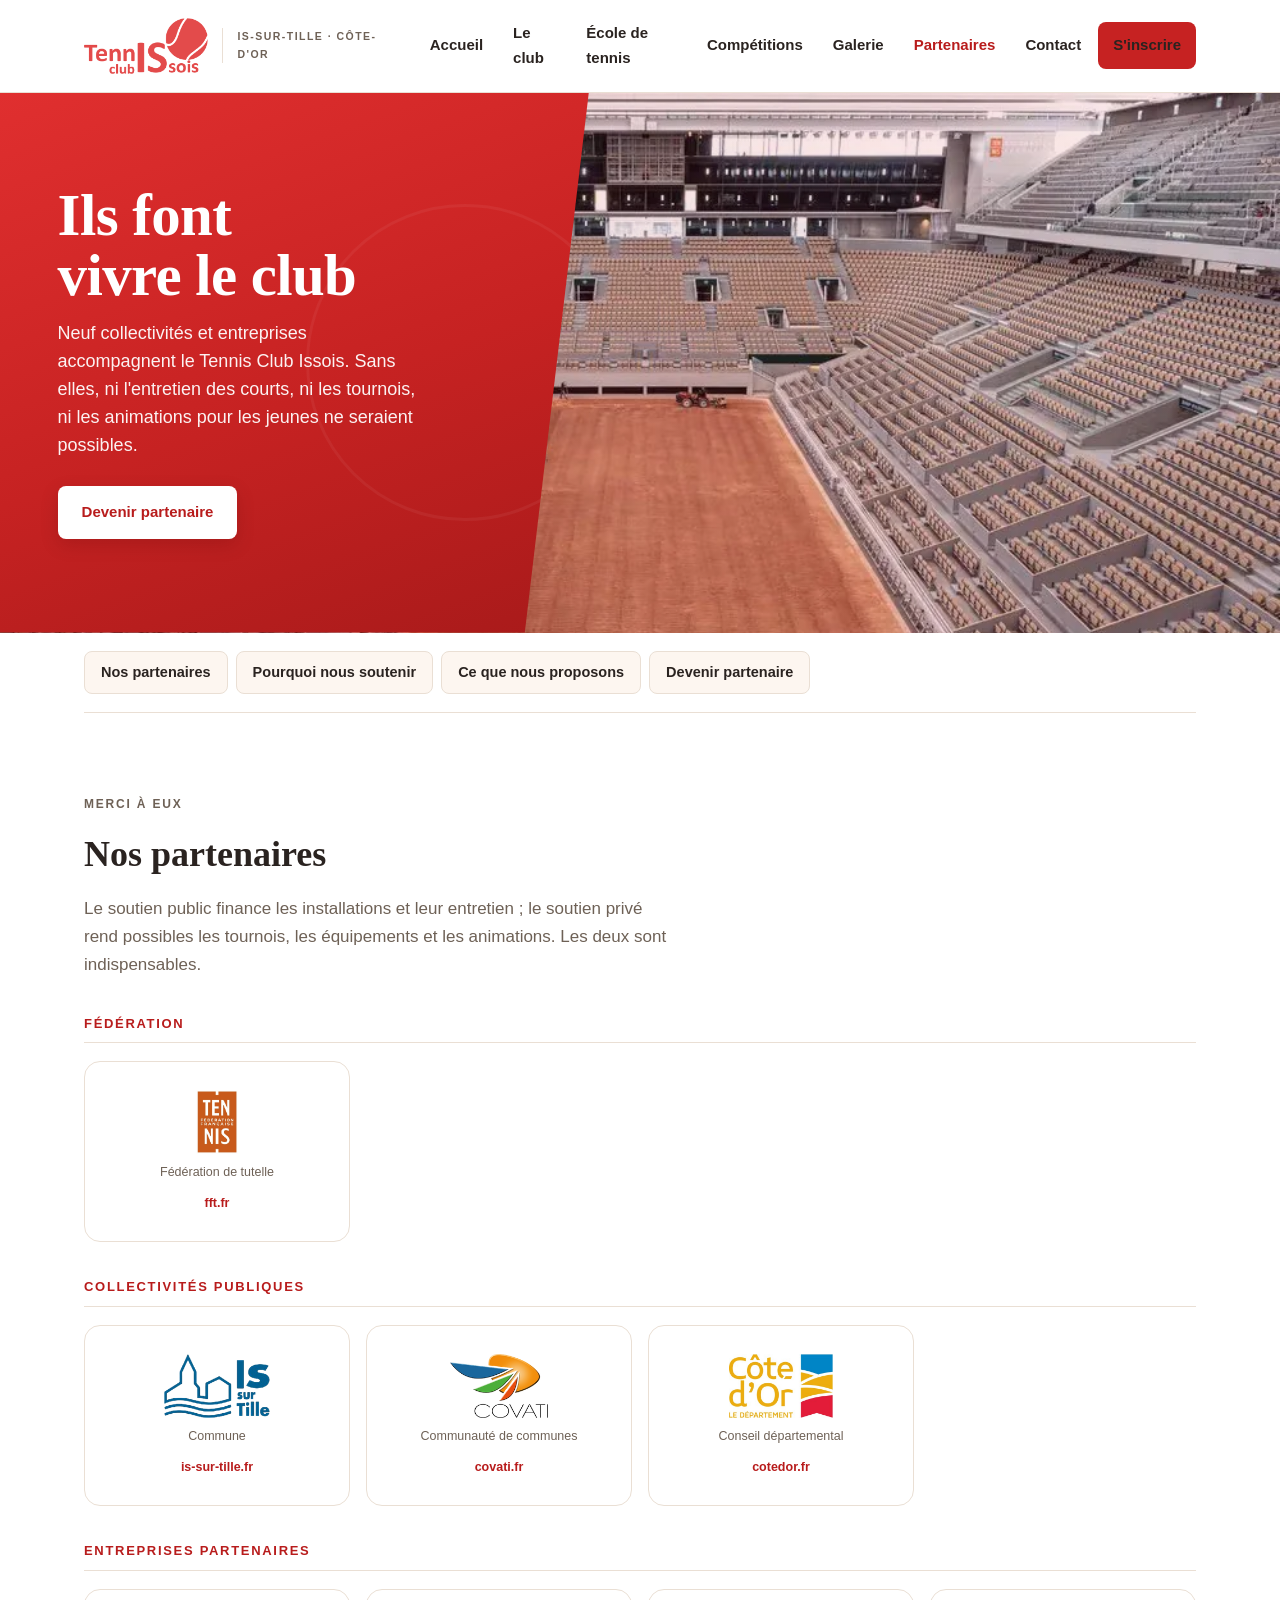
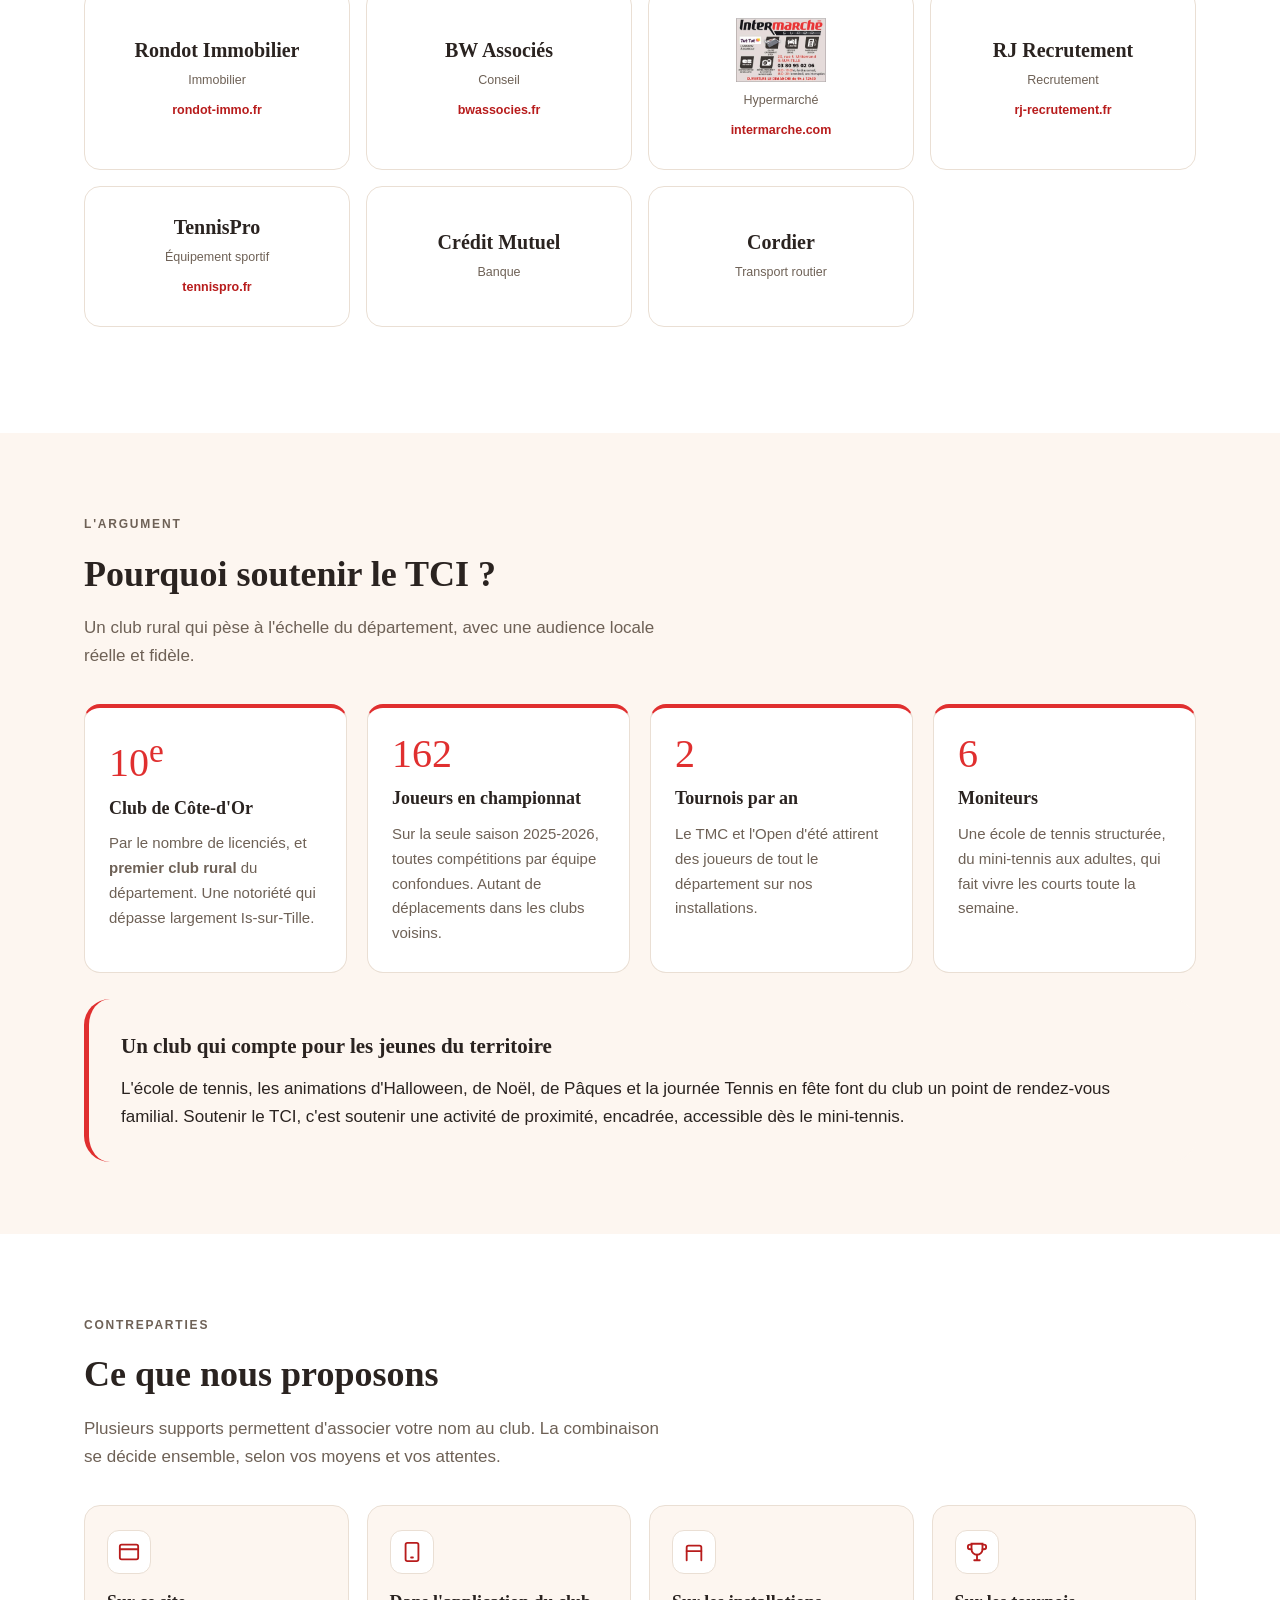
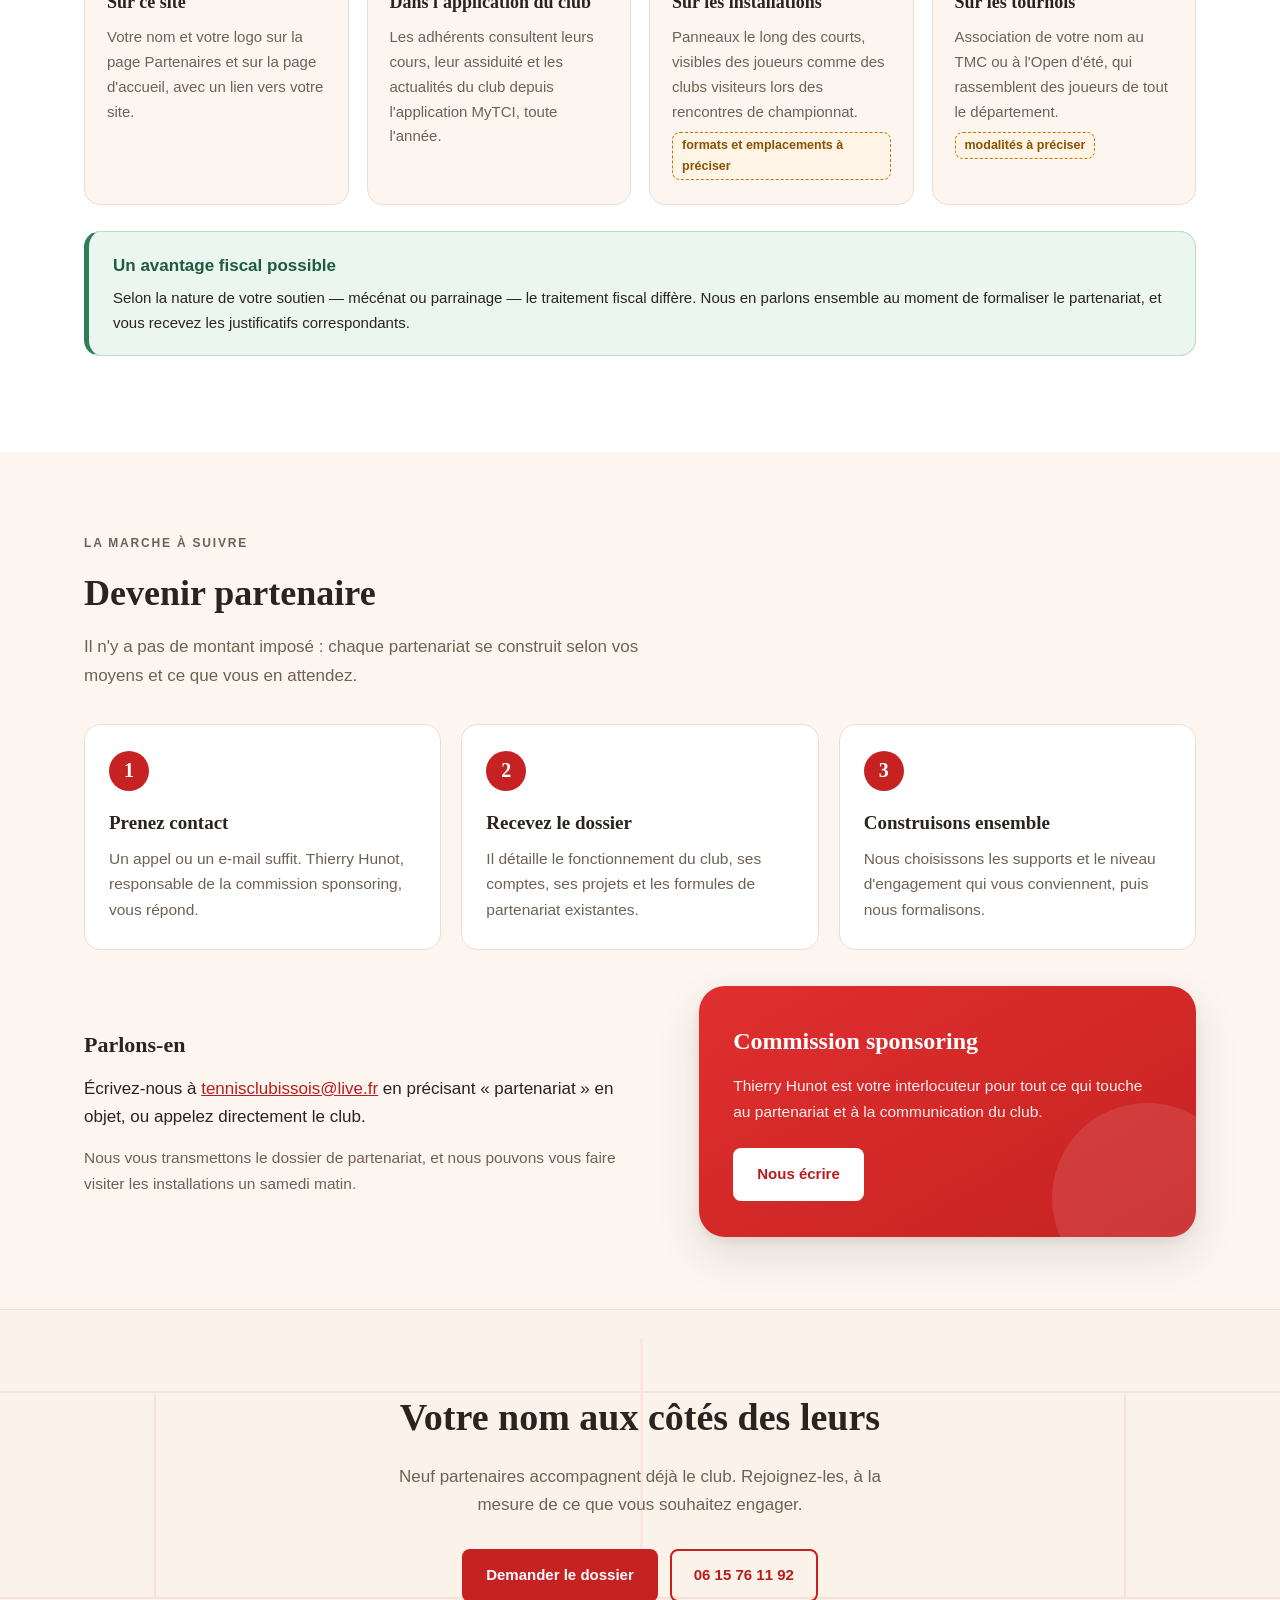
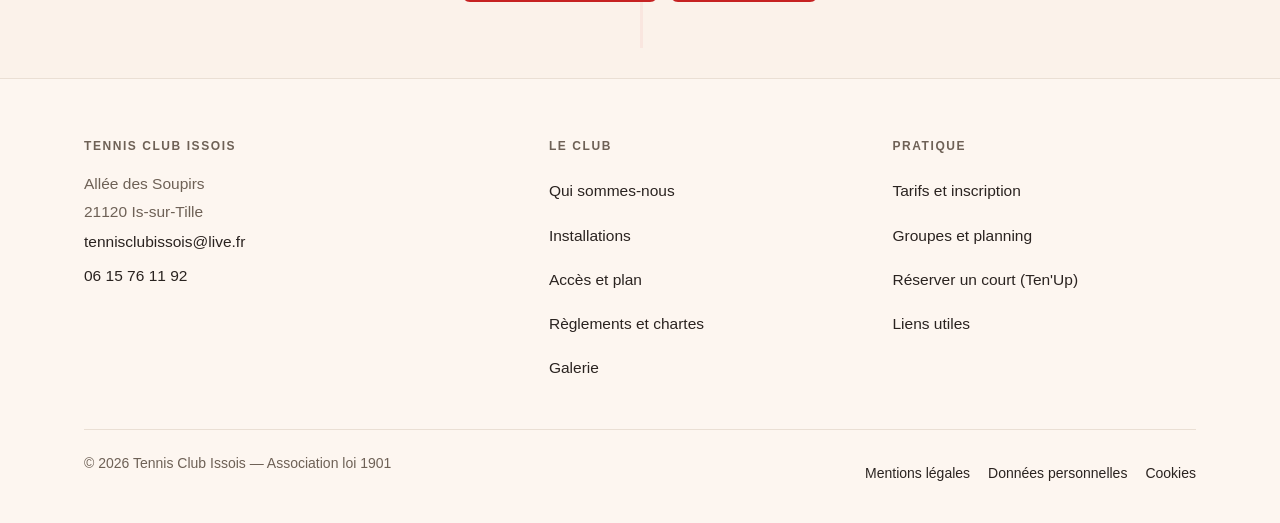
<file: partenaires.html>
<!DOCTYPE html>
<html lang="fr">
<head>
  <meta charset="utf-8">
  <meta name="viewport" content="width=device-width, initial-scale=1">
  <title>Partenaires — Tennis Club Issois</title>
  <meta name="description" content="Les collectivités et entreprises qui soutiennent le Tennis Club Issois, 1ᵉʳ club rural de Côte-d'Or, et comment devenir partenaire du club.">
  <link rel="canonical" href="https://tennisclubissois.fr/partenaires.html">
  <link rel="icon" href="img/favicon.png" type="image/png">
  <link rel="apple-touch-icon" href="img/icone-tci.png">
  <meta name="theme-color" content="#C62222">
  <link rel="stylesheet" href="css/style.css?v=20260802">
</head>
<body>

<a class="saut-contenu" href="#contenu">Aller au contenu principal</a>

<header class="entete">
  <div class="entete-inner">
    <a class="marque" href="/">
      <img src="img/logo-tci.png" srcset="img/logo-tci.png 1x, img/logo-tci@2x.png 2x"
           width="220" height="99" alt="Tennis Club Issois">
      <span class="marque-lieu">Is-sur-Tille · Côte-d'Or</span>
    </a>

    <button class="burger" id="burger" aria-expanded="false" aria-controls="nav"
            aria-label="Ouvrir le menu">
      <svg width="26" height="26" viewBox="0 0 24 24" fill="none" stroke="currentColor"
           stroke-width="2" stroke-linecap="round" aria-hidden="true">
        <path d="M3 6h18M3 12h18M3 18h18"/>
      </svg>
    </button>

    <nav class="nav" id="nav" aria-label="Navigation principale">
      <a href="/">Accueil</a>
      <a href="/le-club.html">Le club</a>
      <a href="/ecole-de-tennis.html">École de tennis</a>
      <a href="/competitions.html">Compétitions</a>
      <a href="/galerie.html">Galerie</a>
      <a href="/partenaires.html" aria-current="page">Partenaires</a>
      <a href="/contact.html">Contact</a>
      <a class="btn btn-plein" href="/inscription.html">S'inscrire</a>
    </nav>
  </div>
</header>

<main id="contenu">

  <!-- ── Bandeau Partenaires — photo immersive + panneau rouge diagonal ─
       Hero « vitrine » partagé (voir css .hero-vitrine). Repli rouge si
       img/partenaires-hero.webp est absent (js/hero-vitrine.js). -->
  <section class="hero-vitrine">
    <div class="hero-vitrine-photo">
      <img class="hero-vitrine-img" src="img/partenaires-hero.webp" width="1600" height="900"
           alt="Panneaux des partenaires autour des courts du Tennis Club Issois.">
      <span class="hero-vitrine-voile" aria-hidden="true"></span>
    </div>
    <div class="hero-vitrine-panneau">
      <div class="hero-vitrine-contenu">
        <h1><!--z:hero.titre-->Ils font vivre le club<!--/z--></h1>
        <p class="hero-vitrine-sous"><!--z:hero.texte-->Neuf collectivités et entreprises accompagnent le Tennis Club Issois.
          Sans elles, ni l'entretien des courts, ni les tournois, ni les animations
          pour les jeunes ne seraient possibles.<!--/z--></p>
        <div class="hero-vitrine-actions">
          <a class="btn btn-blanc" href="#devenir">Devenir partenaire</a>
        </div>
      </div>
    </div>
  </section>

  <div class="contenu">
    <nav class="sommaire" aria-label="Sur cette page">
      <a href="#nos-partenaires">Nos partenaires</a>
      <a href="#pourquoi">Pourquoi nous soutenir</a>
      <a href="#visibilite">Ce que nous proposons</a>
      <a href="#devenir">Devenir partenaire</a>
    </nav>
  </div>

  <!-- ── Nos partenaires ───────────────────────────────────── -->
  <section class="section" id="nos-partenaires">
    <div class="contenu">
      <div class="section-tete">
        <p class="surtitre">Merci à eux</p>
        <h2>Nos partenaires</h2>
        <p><!--z:partenaires.intro-->Le soutien public finance les installations et leur entretien&nbsp;;
           le soutien privé rend possibles les tournois, les équipements et les
           animations. Les deux sont indispensables.<!--/z--></p>
      </div>

      <div class="famille-partenaires">
        <h3>Fédération</h3>
        <div class="vitrine">
          <a class="vitrine-carte" href="https://www.fft.fr" rel="noopener" target="_blank">
            <img src="img/partenaires/fft.jpg" alt="Fédération Française de Tennis" loading="lazy">
            <span class="secteur">Fédération de tutelle</span>
            <span class="site">fft.fr</span>
          </a>
        </div>
      </div>

      <div class="famille-partenaires">
        <h3><!--z:publics.titre-->Collectivités publiques<!--/z--></h3>
        <div class="vitrine"><!--zl:publics-->
          <a class="vitrine-carte" href="https://www.is-sur-tille.fr" rel="noopener" target="_blank">
            <img src="img/partenaires/is-sur-tille.png" width="197" height="120"
                 alt="Ville d'Is-sur-Tille" loading="lazy">
            <span class="secteur">Commune</span>
            <span class="site">is-sur-tille.fr</span>
          </a>
          <a class="vitrine-carte" href="https://www.covati.fr" rel="noopener" target="_blank">
            <img src="img/partenaires/covati.png" width="183" height="120"
                 alt="Covati" loading="lazy">
            <span class="secteur">Communauté de communes</span>
            <span class="site">covati.fr</span>
          </a>
          <a class="vitrine-carte" href="https://www.cotedor.fr" rel="noopener" target="_blank">
            <img src="img/partenaires/cotedor.jpg" alt="Département de la Côte-d'Or" loading="lazy">
            <span class="secteur">Conseil départemental</span>
            <span class="site">cotedor.fr</span>
          </a>
        <!--/zl--></div>
      </div>

      <div class="famille-partenaires">
        <h3><!--z:prives.titre-->Entreprises partenaires<!--/z--></h3>
        <div class="vitrine"><!--zl:prives-->
          <a class="vitrine-carte" href="https://www.rondot-immo.fr" rel="noopener" target="_blank">
            <span class="nom">Rondot Immobilier</span>
            <span class="secteur">Immobilier</span>
            <span class="site">rondot-immo.fr</span>
          </a>
          <a class="vitrine-carte" href="https://www.bwassocies.fr" rel="noopener" target="_blank">
            <span class="nom">BW Associés</span>
            <span class="secteur">Conseil</span>
            <span class="site">bwassocies.fr</span>
          </a>
          <a class="vitrine-carte" href="https://www.intermarche.com/?gad_campaignid=658229163&amp;gad_source=1&amp;gbraid=0AAAAADsBPyy_lyyMpRCQDUCFUfir6S3bt&amp;gbraid=0AAAAADsBPyy_lyyMpRCQDUCFUfir6S3bt&amp;gclid=CjwKCAiAzKvXBhBAEiwABLl9Aobz4ciNGwHjaEVCUvMYQ2YvUqEwSfuLVpHi2tYpcW0qk_Cy9m2hMxoCWTsQAvD_BwE&amp;gclsrc=aw.ds" rel="noopener" target="_blank">
            <img src="img/partenaires/Icône Intermarché.jpg" alt="Intermarché" loading="lazy">
            <span class="secteur">Hypermarché</span>
            <span class="site">intermarche.com</span>
          </a>
          <a class="vitrine-carte" href="https://www.rj-recrutement.fr" rel="noopener" target="_blank">
            <span class="nom">RJ Recrutement</span>
            <span class="secteur">Recrutement</span>
            <span class="site">rj-recrutement.fr</span>
          </a>
          <a class="vitrine-carte" href="https://www.tennispro.fr" rel="noopener" target="_blank">
            <span class="nom">TennisPro</span>
            <span class="secteur">Équipement sportif</span>
            <span class="site">tennispro.fr</span>
          </a>
          <div class="vitrine-carte">
            <span class="nom">Crédit Mutuel</span>
            <span class="secteur">Banque</span>
          </div>
          <div class="vitrine-carte">
            <span class="nom">Cordier</span>
            <span class="secteur">Transport routier</span>
          </div>
        <!--/zl--></div>
      </div>
    </div>
  </section>

  <!-- ── Pourquoi nous soutenir ────────────────────────────── -->
  <section class="section section-doux" id="pourquoi">
    <div class="contenu">
      <div class="section-tete">
        <p class="surtitre">L'argument</p>
        <h2>Pourquoi soutenir le TCI&nbsp;?</h2>
        <p><!--z:pourquoi.intro-->Un club rural qui pèse à l'échelle du département, avec une audience
           locale réelle et fidèle.<!--/z--></p>
      </div>

      <div class="arguments"><!--zl:arguments-->
        <div class="argument">
          <p class="chiffre-cle">10<sup>e</sup></p>
          <h3>Club de Côte-d'Or</h3>
          <p>Par le nombre de licenciés, et <b>premier club rural</b> du             département. Une notoriété qui dépasse largement Is-sur-Tille.</p>
        </div>

        <div class="argument">
          <p class="chiffre-cle">162</p>
          <h3>Joueurs en championnat</h3>
          <p>Sur la seule saison 2025-2026, toutes compétitions par équipe             confondues. Autant de déplacements dans les clubs voisins.</p>
        </div>

        <div class="argument">
          <p class="chiffre-cle">2</p>
          <h3>Tournois par an</h3>
          <p>Le TMC et l'Open d'été attirent des joueurs de tout le département             sur nos installations.</p>
        </div>

        <div class="argument">
          <p class="chiffre-cle">6</p>
          <h3>Moniteurs</h3>
          <p>Une école de tennis structurée, du mini-tennis aux adultes, qui             fait vivre les courts toute la semaine.</p>
        </div>
      <!--/zl--></div>

      <div class="regle" style="margin-top:26px">
        <h3><!--z:regle.titre-->Un club qui compte pour les jeunes du territoire<!--/z--></h3>
        <p><!--z:regle.texte-->L'école de tennis, les animations d'Halloween, de Noël, de Pâques et
           la journée Tennis en fête font du club un point de rendez-vous familial.
           Soutenir le TCI, c'est soutenir une activité de proximité, encadrée,
           accessible dès le mini-tennis.<!--/z--></p>
      </div>
    </div>
  </section>

  <!-- ── Ce que nous proposons ─────────────────────────────── -->
  <section class="section" id="visibilite">
    <div class="contenu">
      <div class="section-tete">
        <p class="surtitre">Contreparties</p>
        <h2>Ce que nous proposons</h2>
        <p><!--z:visibilite.intro-->Plusieurs supports permettent d'associer votre nom au club. La
           combinaison se décide ensemble, selon vos moyens et vos attentes.<!--/z--></p>
      </div>

      <div class="supports-visibilite">
        <div class="support-visi">
          <span class="picto" aria-hidden="true">
            <svg width="22" height="22" viewBox="0 0 24 24" fill="none" stroke="currentColor" stroke-width="2" stroke-linecap="round">
              <rect x="2" y="4" width="20" height="16" rx="2"/><path d="M2 9h20"/>
            </svg>
          </span>
          <h3>Sur ce site</h3>
          <p>Votre nom et votre logo sur la page Partenaires et sur la page
             d'accueil, avec un lien vers votre site.</p>
        </div>

        <div class="support-visi">
          <span class="picto" aria-hidden="true">
            <svg width="22" height="22" viewBox="0 0 24 24" fill="none" stroke="currentColor" stroke-width="2" stroke-linecap="round">
              <rect x="5" y="2" width="14" height="20" rx="2"/><path d="M11 18h2"/>
            </svg>
          </span>
          <h3>Dans l'application du club</h3>
          <p>Les adhérents consultent leurs cours, leur assiduité et les
             actualités du club depuis l'application MyTCI, toute l'année.</p>
        </div>

        <div class="support-visi">
          <span class="picto" aria-hidden="true">
            <svg width="22" height="22" viewBox="0 0 24 24" fill="none" stroke="currentColor" stroke-width="2" stroke-linecap="round">
              <path d="M4 21V7a2 2 0 0 1 2-2h12a2 2 0 0 1 2 2v14"/><path d="M4 11h16"/>
            </svg>
          </span>
          <h3>Sur les installations</h3>
          <p>Panneaux le long des courts, visibles des joueurs comme des clubs
             visiteurs lors des rencontres de championnat.</p>
          <p style="margin-top:8px"><span class="a-completer">formats et emplacements à préciser</span></p>
        </div>

        <div class="support-visi">
          <span class="picto" aria-hidden="true">
            <svg width="22" height="22" viewBox="0 0 24 24" fill="none" stroke="currentColor" stroke-width="2" stroke-linecap="round">
              <path d="M6 9H4.5a2.5 2.5 0 0 1 0-5H6M18 9h1.5a2.5 2.5 0 0 0 0-5H18"/>
              <path d="M6 3h12v6a6 6 0 0 1-12 0z"/><path d="M9 21h6M12 15v6"/>
            </svg>
          </span>
          <h3>Sur les tournois</h3>
          <p>Association de votre nom au TMC ou à l'Open d'été, qui rassemblent
             des joueurs de tout le département.</p>
          <p style="margin-top:8px"><span class="a-completer">modalités à préciser</span></p>
        </div>
      </div>

      <div class="bonne-nouvelle" style="margin-top:26px">
        <strong>Un avantage fiscal possible</strong>
        <p style="margin-top:6px;font-size:15px">
          Selon la nature de votre soutien — mécénat ou parrainage — le traitement
          fiscal diffère. Nous en parlons ensemble au moment de formaliser le
          partenariat, et vous recevez les justificatifs correspondants.
        </p>
      </div>
    </div>
  </section>

  <!-- ── Devenir partenaire ────────────────────────────────── -->
  <section class="section section-doux" id="devenir">
    <div class="contenu">
      <div class="section-tete">
        <p class="surtitre">La marche à suivre</p>
        <h2>Devenir partenaire</h2>
        <p><!--z:devenir.intro-->Il n'y a pas de montant imposé&nbsp;: chaque partenariat se construit
           selon vos moyens et ce que vous en attendez.<!--/z--></p>
      </div>

      <div class="etapes"><!--zl:etapes-->
        <div class="etape-carte">
          <h3>Prenez contact</h3>
          <p>Un appel ou un e-mail suffit. Thierry Hunot, responsable de la             commission sponsoring, vous répond.</p>
        </div>
        <div class="etape-carte">
          <h3>Recevez le dossier</h3>
          <p>Il détaille le fonctionnement du club, ses comptes, ses projets et             les formules de partenariat existantes.</p>
        </div>
        <div class="etape-carte">
          <h3>Construisons ensemble</h3>
          <p>Nous choisissons les supports et le niveau d'engagement qui vous             conviennent, puis nous formalisons.</p>
        </div>
      <!--/zl--></div>

      <div class="mot" style="margin-top:36px">
        <div>
          <h3 style="font-size:22px;margin-bottom:12px">Parlons-en</h3>
          <p>Écrivez-nous à
             <a href="mailto:tennisclubissois@live.fr">tennisclubissois@live.fr</a>
             en précisant « partenariat » en objet, ou appelez directement le club.</p>
          <p style="margin-top:14px;color:var(--gris);font-size:15.5px">
            Nous vous transmettons le dossier de partenariat, et nous pouvons
            vous faire visiter les installations un samedi matin.</p>
        </div>

        <div class="encart-cours">
          <h3>Commission sponsoring</h3>
          <p>Thierry Hunot est votre interlocuteur pour tout ce qui touche
             au partenariat et à la communication du club.</p>
          <a class="btn btn-blanc" href="mailto:tennisclubissois@live.fr?subject=Partenariat%20avec%20le%20Tennis%20Club%20Issois">
            Nous écrire</a>
        </div>
      </div>
    </div>
  </section>

  <section class="appel">
    <div class="appel-lignes" aria-hidden="true">
      <span class="a-h1"></span><span class="a-h2"></span>
      <span class="a-v1"></span><span class="a-v2"></span><span class="a-filet"></span>
    </div>
    <div class="contenu">
      <h2><!--z:appel.titre-->Votre nom aux côtés des leurs<!--/z--></h2>
      <p><!--z:appel.texte-->Neuf partenaires accompagnent déjà le club. Rejoignez-les, à la mesure
         de ce que vous souhaitez engager.<!--/z--></p>
      <div class="appel-actions">
        <a class="btn btn-plein" href="mailto:tennisclubissois@live.fr?subject=Partenariat%20avec%20le%20Tennis%20Club%20Issois">
          Demander le dossier</a>
        <a class="btn btn-ligne" href="tel:+33615761192">06 15 76 11 92</a>
      </div>
    </div>
  </section>

</main>

<footer class="pied">
  <div class="contenu">
    <div class="pied-grille">
      <div>
        <h4>Tennis Club Issois</h4>
        <address>
          Allée des Soupirs<br>
          21120 Is-sur-Tille<br>
          <a href="mailto:tennisclubissois@live.fr">tennisclubissois@live.fr</a><br>
          <a href="tel:+33615761192">06 15 76 11 92</a>
        </address>
      </div>

      <div>
        <h4>Le club</h4>
        <ul>
          <li><a href="/le-club.html">Qui sommes-nous</a></li>
          <li><a href="/le-club.html#installations">Installations</a></li>
          <li><a href="/le-club.html#acces">Accès et plan</a></li>
          <li><a href="/le-club.html#reglements">Règlements et chartes</a></li>
          <li><a href="/galerie.html">Galerie</a></li>
        </ul>
      </div>

      <div>
        <h4>Pratique</h4>
        <ul>
          <li><a href="/inscription.html">Tarifs et inscription</a></li>
          <li><a href="/ecole-de-tennis.html#planning">Groupes et planning</a></li>
          <li><a href="https://tenup.fft.fr" rel="noopener" target="_blank">Réserver un court (Ten'Up)</a></li>
          <li><a href="/contact.html#liens">Liens utiles</a></li>
        </ul>
      </div>
    </div>

    <div class="pied-bas">
      <p>© 2026 Tennis Club Issois — Association loi 1901</p>
      <p class="pied-legal">
        <a href="/mentions-legales.html">Mentions légales</a>
        <a href="/donnees-personnelles.html">Données personnelles</a>
        <a href="/cookies.html">Cookies</a>
      </p>
    </div>
  </div>
</footer>

<script src="js/menu.js"></script>
<script src="js/hero-vitrine.js"></script>

</body>
</html>
</file>
<file: css/style.css>
/* ═══════════════════════════════════════════════════════════════
   Tennis Club Issois — feuille de style du site public
   ═══════════════════════════════════════════════════════════════

   Aucune police externe n'est chargée : ni Google Fonts, ni CDN.
   Ce n'est pas une simplification, c'est une conséquence directe de
   la politique de confidentialité — charger une police depuis un
   serveur tiers lui transmet l'adresse IP de chaque visiteur, ce qui
   contredirait la phrase « aucun transfert hors de l'Union
   européenne ». Les polices système sont donc utilisées, et la page
   se charge d'autant plus vite.
   ─────────────────────────────────────────────────────────────── */

:root {
  /* Rouge relevé dans le logotype du club (#E02F2F).
     Il est décliné en trois valeurs, et ce n'est pas un caprice : le rouge du
     logo ne donne que 4,55:1 avec du blanc, soit tout juste le seuil AA, et
     4,31:1 en petit texte sur fond clair — donc insuffisant. Les aplats
     portant du texte et les liens utilisent donc des variantes plus profondes,
     tandis que le logo garde sa teinte exacte. */
  --rouge:        #E02F2F;  /* teinte du logo — accents, pictogrammes */
  --rouge-fond:   #C62222;  /* grands aplats portant du texte blanc — 5,75:1 */
  --rouge-texte:  #B81C1C;  /* petit texte et liens sur fond clair — 6,5:1 */
  --rouge-lave:   #FCEDE8;  /* fond de survol, pastilles */

  /* Neutres CHAUDS. Les premiers essais utilisaient un gris rosé froid et
     deux aplats presque noirs : l'ensemble faisait sévère, ce qui contredit
     un club qui se décrit lui-même comme convivial. Crème et brun chaud
     ouvrent la page sans rien perdre en lisibilité. */
  --creme:        #FDF6F0;
  --creme-fonce:  #F7EBE1;
  --sable:        #FBF2EA;
  --encre:        #2A2320;  /* brun très sombre, jamais du noir pur */
  --gris:         #6E6156;
  --lisere:       #EADFD4;
  --fond:         #FFFFFF;

  --vert:         #2E7D57;

  --large:  1160px;
  --etroit: 760px;

  --r-sm: 8px;
  --r-md: 16px;
  --r-lg: 26px;

  --ombre: 0 2px 4px rgba(42, 35, 32, .04), 0 10px 30px rgba(42, 35, 32, .07);
  --ombre-forte: 0 4px 10px rgba(42, 35, 32, .07), 0 18px 44px rgba(42, 35, 32, .12);

  --serif: "Iowan Old Style", "Palatino Linotype", Palatino, Georgia, serif;
  --sans: -apple-system, BlinkMacSystemFont, "Segoe UI", Roboto,
          "Helvetica Neue", Arial, sans-serif;
}

*, *::before, *::after { box-sizing: border-box; }

html { scroll-behavior: smooth; }
@media (prefers-reduced-motion: reduce) {
  html { scroll-behavior: auto; }
  *, *::before, *::after { animation: none !important; transition: none !important; }
}

body {
  margin: 0;
  font-family: var(--sans);
  font-size: 17px;
  line-height: 1.65;
  color: var(--encre);
  background: var(--fond);
  -webkit-font-smoothing: antialiased;
}

h1, h2, h3 { font-family: var(--serif); font-weight: 600; margin: 0; text-wrap: balance; }
p { margin: 0; }
img { max-width: 100%; display: block; }
a { color: var(--rouge-texte); }

/* Le focus doit rester visible : c'est la seule façon de naviguer au clavier. */
:focus-visible { outline: 3px solid var(--rouge); outline-offset: 3px; border-radius: 2px; }

.saut-contenu {
  position: absolute; left: -9999px; top: 0;
  background: var(--encre); color: #fff; padding: 12px 20px; z-index: 100;
}
.saut-contenu:focus { left: 0; }

.contenu { max-width: var(--large); margin: 0 auto; padding: 0 24px; }
.contenu-etroit { max-width: var(--etroit); margin: 0 auto; padding: 0 24px; }

/* ── En-tête ─────────────────────────────────────────────────── */

.entete {
  position: sticky; top: 0; z-index: 50;
  background: rgba(255, 255, 255, .96);
  backdrop-filter: blur(8px);
  border-bottom: 1px solid var(--lisere);
}
.entete-inner {
  max-width: var(--large); margin: 0 auto; padding: 12px 24px;
  display: flex; align-items: center; gap: 20px;
}
.marque { display: flex; align-items: center; gap: 14px; text-decoration: none; color: inherit; }
/* Le logotype contient déjà « Tennis club Issois » : le redoubler d'un titre
   texte ferait bégayer l'en-tête. Seule la localité l'accompagne. */
/* Le logotype fait 2,22 de large pour 1 de haut : à 46 px de haut il ne
   mesurait que 102 px de large, et le mot « Tennis » y devenait illisible.
   56 px lui donnent 124 px, soit une hauteur de capitale équivalente à du
   texte de 14 px — le seuil de confort. */
.marque img { height: 56px; width: auto; }
.marque-lieu {
  font-size: 10.5px; letter-spacing: .14em; text-transform: uppercase;
  color: var(--gris); font-weight: 700;
  padding-left: 14px; border-left: 1px solid var(--lisere);
}
@media (max-width: 560px) {
  .marque img { height: 46px; }
  .marque-lieu { display: none; }
}

.nav { margin-left: auto; display: flex; align-items: center; gap: 4px; }
.nav a {
  padding: 9px 13px; border-radius: var(--r-sm); text-decoration: none;
  color: var(--encre); font-size: 15px; font-weight: 600;
}
.nav a:hover { background: var(--rouge-lave); color: var(--rouge-texte); }
.nav a[aria-current="page"] { color: var(--rouge-texte); }

.btn {
  display: inline-block; padding: 12px 22px; border-radius: var(--r-sm);
  font-size: 15px; font-weight: 700; text-decoration: none; border: 2px solid transparent;
  cursor: pointer; font-family: inherit;
}
.btn-plein { background: var(--rouge-fond); color: #fff; }
.btn-plein:hover { background: var(--rouge-texte); }
.btn-ligne { border-color: var(--rouge-fond); color: var(--rouge-texte); background: transparent; }
.btn-ligne:hover { background: var(--rouge-fond); color: #fff; }
.btn-blanc { background: #fff; color: var(--rouge-texte); }
.btn-blanc:hover { background: var(--rouge-lave); }
.btn-blanc-ligne { border-color: rgba(255,255,255,.7); color: #fff; }
.btn-blanc-ligne:hover { background: rgba(255,255,255,.14); border-color: #fff; }

.burger {
  display: none; margin-left: auto; background: none; border: 0; cursor: pointer;
  padding: 10px; color: var(--encre);
}
.burger svg { display: block; }

@media (max-width: 940px) {
  .burger { display: block; }
  .nav {
    display: none; position: absolute; left: 0; right: 0; top: 100%;
    flex-direction: column; align-items: stretch; gap: 0;
    background: #fff; border-bottom: 1px solid var(--lisere);
    padding: 8px 16px 16px; box-shadow: var(--ombre);
  }
  .nav.ouvert { display: flex; }
  .nav a { padding: 13px 12px; font-size: 16px; }
  .nav .btn { margin-top: 8px; text-align: center; }
}

/* ── Bandeau d'accueil ───────────────────────────────────────── */

/* Le rouge du bandeau est plus profond que celui du logo : la teinte exacte
   du logo (#E02F2F) ne donne que 4,55:1 avec du blanc, tout juste le seuil.
   Le logo, lui, s'y pose en version blanche — la nuance ne se voit donc pas. */
.hero {
  position: relative; overflow: hidden; color: #fff;
  background: linear-gradient(160deg, var(--rouge) 0%, var(--rouge-fond) 55%, #A81A1A 100%);
}

/* Vidéo d'ambiance en fond du bandeau. Elle se pose SUR le dégradé rouge, qui
   reste le filet de sécurité : fichier absent, format non lu, connexion lente
   → le bandeau garde son fond rouge, jamais de trou noir. */
.hero-video {
  position: absolute; inset: 0; width: 100%; height: 100%;
  object-fit: cover; z-index: 0; pointer-events: none;
}
/* Voile rouge par-dessus la vidéo : il garantit le contraste du texte blanc
   quelle que soit la luminosité des images (une vidéo claire rendrait le titre
   illisible). Teinté du rouge du club, il conserve l'identité du bandeau. */
.hero-voile {
  position: absolute; inset: 0; z-index: 1; pointer-events: none;
  background: linear-gradient(160deg, rgba(224,47,47,.80) 0%, rgba(198,34,34,.86) 55%, rgba(168,26,26,.90) 100%);
}
/* Les lignes de court et le contenu repassent au-dessus du voile. */
.hero-lignes { z-index: 2; }
.hero-inner  { position: relative; z-index: 3; }

/* Mouvement réduit : on ne joue pas de vidéo animée. Le bandeau retrouve son
   fond rouge et ses lignes de court, sans rien qui bouge. */
@media (prefers-reduced-motion: reduce) {
  .hero-video, .hero-voile { display: none; }
}

/* Motif de lignes de court : la géométrie d'un terrain, tracée en CSS.
   Elle donne une identité au bandeau sans dépendre d'une photographie —
   utile tant que le club n'a pas fourni ses images. */
.hero-lignes {
  position: absolute; inset: 0; opacity: .16; pointer-events: none;
}
.hero-lignes span { position: absolute; background: #fff; }
.hero-lignes .l-h1 { left: 0; right: 0; top: 18%;  height: 2px; }
.hero-lignes .l-h2 { left: 0; right: 0; top: 82%;  height: 2px; }
.hero-lignes .l-h3 { left: 8%; right: 8%; top: 34%; height: 2px; }
.hero-lignes .l-h4 { left: 8%; right: 8%; top: 66%; height: 2px; }
.hero-lignes .l-v1 { top: 18%; bottom: 18%; left: 8%;  width: 2px; }
.hero-lignes .l-v2 { top: 18%; bottom: 18%; right: 8%; width: 2px; }
.hero-lignes .l-v3 { top: 34%; bottom: 34%; left: 50%; width: 2px; }
.hero-lignes .l-filet { top: 0; bottom: 0; left: 50%; width: 3px; opacity: .55; }

/* Le logotype ajoute 165 px au bandeau : sans resserrer les marges, celui-ci
   remplissait tout l'écran et rien n'indiquait qu'il y avait une suite. La
   section suivante doit dépasser de quelques dizaines de pixels — c'est ce
   qui donne envie de faire défiler. */
.hero-inner {
  position: relative; max-width: var(--large); margin: 0 auto;
  padding: 54px 24px 62px;
}
/* Le logotype en blanc, posé sur le rouge : c'est la version qui identifie le
   club en un coup d'œil, là où une icône carrée obligeait à la doubler d'un
   titre en texte. */
.hero-logo { width: 244px; max-width: 68vw; height: auto; margin-bottom: 24px; }
@media (max-width: 620px) { .hero-logo { width: 200px; margin-bottom: 18px; } }

/* La pastille est ASSOMBRIE, pas éclaircie. Un voile blanc sur le rouge
   l'éclaircit et fait tomber le contraste du texte blanc à 4,1:1 — sous le
   seuil AA. Un voile noir le renforce au contraire : 6,8:1 à 20 %. */
.claim {
  display: inline-flex; align-items: center; gap: 10px;
  background: rgba(0,0,0,.20); border: 1px solid rgba(255,255,255,.45);
  padding: 7px 16px; border-radius: var(--r-sm);
  font-size: 13.5px; font-weight: 700; letter-spacing: .01em;
}
.hero h1 {
  font-size: clamp(34px, 5.6vw, 58px); line-height: 1.08;
  margin: 22px 0 18px; max-width: 16ch;
}
.hero-texte { font-size: 19px; max-width: 54ch; color: rgba(255,255,255,.94); }
.hero-actions { display: flex; flex-wrap: wrap; gap: 12px; margin-top: 30px; }

/* ── Bandeau d'accueil, version deux parties ──────────────────────
   Panneau rouge à gauche (~46 %) + photo pleine hauteur à droite,
   séparés par une diagonale douce. Le rouge reste l'identité dominante
   et le filet de sécurité (photo absente → dégradé rouge dessous). */
.hero-accueil {
  position: relative; overflow: hidden; isolation: isolate; color: #fff;
  min-height: clamp(480px, 64vh, 660px);
}

/* Photo : couche de fond, pleine surface. Le dégradé rouge sous l'image
   sert de repli si le fichier n'est pas là (l'image est alors retirée). */
.hero-a-photo {
  position: absolute; inset: 0; z-index: 0;
  background: linear-gradient(160deg, var(--rouge) 0%, var(--rouge-fond) 55%, #A81A1A 100%);
}
.hero-a-img {
  width: 100%; height: 100%; object-fit: cover;
  /* Cadrage : léger biais vers la droite/le bas pour garder les joueurs
     visibles, la gauche de la photo passant sous le panneau rouge. */
  object-position: 60% 55%; display: block;
}
/* Voile rouge très léger : harmonise sans dénaturer, la photo reste lumineuse. */
.hero-a-voile {
  position: absolute; inset: 0; pointer-events: none;
  background: linear-gradient(210deg, rgba(224,47,47,.12) 0%, rgba(168,26,26,.20) 100%);
}

/* Panneau rouge, découpé en diagonale douce sur son bord droit. */
.hero-a-panneau {
  position: absolute; top: 0; bottom: 0; left: 0; z-index: 2;
  width: clamp(460px, 48%, 720px); max-width: 92%;
  display: flex; align-items: center;
  background: linear-gradient(160deg, var(--rouge) 0%, var(--rouge-fond) 55%, #A81A1A 100%);
  clip-path: polygon(0 0, 100% 0, calc(100% - 5vw) 100%, 0 100%);
  /* La diagonale gagne un peu de relief sans trait dur. */
  filter: drop-shadow(10px 0 26px rgba(120, 8, 8, .34));
}
/* Immense balle de tennis en filigrane derrière le contenu (~6 %), coupée par
   la diagonale — une texture, jamais un motif appuyé. */
.hero-a-panneau::before {
  content: ""; position: absolute; z-index: 0; pointer-events: none;
  right: -6%; top: 50%; width: 56%; aspect-ratio: 1; transform: translateY(-50%);
  border-radius: 50%; border: 3px solid #fff; opacity: .06;
}
.hero-a-contenu {
  position: relative; z-index: 1; width: 100%; max-width: 560px;
  padding: 34px clamp(24px, 3vw, 44px) 38px clamp(30px, 4.5vw, 76px);
}
.hero-accueil .hero-logo { width: 196px; max-width: 52%; height: auto; margin-bottom: 16px; }
/* Le badge tient sur une seule ligne ; les exposants (10ᵉ, 1ᵉʳ) sont ramenés à
   leur taille sans gonfler la hauteur de la pastille. */
.hero-accueil .claim { white-space: nowrap; font-size: 12.75px; letter-spacing: .004em; }
.hero-accueil .claim svg { flex: 0 0 auto; }
.hero-accueil .claim sup { font-size: .68em; line-height: 0; }
.hero-accueil h1 {
  font-size: clamp(33px, 4.1vw, 52px); line-height: 1.06; letter-spacing: -.015em;
  margin: 16px 0 14px; max-width: 18ch;
}
.hero-accueil .hero-texte { font-size: 17.5px; line-height: 1.6; max-width: 500px; color: rgba(255,255,255,.94); }
.hero-accueil .hero-actions { margin-top: 26px; }

/* Boutons — finition premium, dans l'esprit blanc/rouge du club. */
.hero-accueil .btn-blanc {
  box-shadow: 0 6px 18px rgba(80, 6, 6, .18);
  transition: background .2s ease, box-shadow .2s ease;
}
.hero-accueil .btn-blanc:hover { background: #F1ECE8; box-shadow: 0 8px 22px rgba(80, 6, 6, .22); }
.hero-accueil .btn-blanc-ligne { transition: background .25s ease, color .25s ease, border-color .25s ease; }
.hero-accueil .btn-blanc-ligne:hover { background: #fff; color: var(--rouge-texte); border-color: #fff; }

/* Animations d'entrée — discrètes, fluides, sans effet gadget. Posées
   seulement si le visiteur accepte le mouvement : sinon tout reste visible. */
@media (prefers-reduced-motion: no-preference) {
  .hero-a-panneau { animation: heroPanneau .35s cubic-bezier(.22,1,.36,1) both; }
  .hero-a-photo   { animation: heroPhoto .45s cubic-bezier(.22,1,.36,1) both; animation-delay: .08s; }
  .hero-a-contenu > * { animation: heroMonte .35s cubic-bezier(.22,1,.36,1) both; }
  .hero-a-contenu > .hero-logo    { animation-delay: .06s; }
  .hero-a-contenu > .claim        { animation-delay: .12s; }
  .hero-a-contenu > h1            { animation-delay: .18s; }
  .hero-a-contenu > .hero-texte   { animation-delay: .24s; }
  .hero-a-contenu > .hero-actions { animation-delay: .38s; }
}
@keyframes heroPanneau { from { opacity: 0; } to { opacity: 1; } }
@keyframes heroMonte   { from { opacity: 0; transform: translateY(8px); } to { opacity: 1; transform: none; } }
@keyframes heroPhoto   { from { opacity: 0; transform: translateX(24px) scale(1.03); } to { opacity: 1; transform: none; } }

/* Sous 880 px : le panneau passe pleine largeur, la photo dessous. */
@media (max-width: 880px) {
  .hero-accueil { min-height: 0; display: flex; flex-direction: column; }
  .hero-a-panneau {
    position: static; width: 100%; max-width: none;
    clip-path: none; filter: none;
  }
  .hero-a-panneau::before { display: none; }
  .hero-a-contenu { max-width: 640px; margin: 0 auto; padding: 40px 24px 44px; }
  .hero-a-photo { position: static; height: clamp(260px, 52vw, 420px); }
  .hero-accueil .hero-logo { max-width: 200px; }
}

/* ── Bandeau institutionnel « Le club » ───────────────────────────
   Même famille que l'accueil (panneau rouge, diagonale, voile, animations,
   bouton blanc) mais court : le contenu de la page apparaît vite. */
.hero-club {
  position: relative; overflow: hidden; isolation: isolate; color: #fff;
  min-height: clamp(440px, 60vh, 620px);
}
.hero-club-photo {
  position: absolute; inset: 0; z-index: 0;
  background: linear-gradient(160deg, var(--rouge) 0%, var(--rouge-fond) 55%, #A81A1A 100%);
}
.hero-club-img {
  width: 100%; height: 100%; object-fit: cover; object-position: center; display: block;
}
/* Voile rouge très léger (≈10-15 %) : harmonise sans assombrir, la photo reste
   naturelle et lumineuse. */
.hero-club-voile {
  position: absolute; inset: 0; pointer-events: none;
  background: linear-gradient(210deg, rgba(224,47,47,.10) 0%, rgba(168,26,26,.15) 100%);
}
.hero-club-panneau {
  position: absolute; top: 0; bottom: 0; left: 0; z-index: 2;
  width: clamp(360px, 40%, 500px); max-width: 92%;
  display: flex; align-items: center;
  background: linear-gradient(160deg, var(--rouge) 0%, var(--rouge-fond) 55%, #A81A1A 100%);
  clip-path: polygon(0 0, 100% 0, calc(100% - 5vw) 100%, 0 100%);
  filter: drop-shadow(10px 0 26px rgba(120, 8, 8, .32));
}
/* Balle de tennis en filigrane (≈4 %), presque invisible, coupée par la diagonale. */
.hero-club-panneau::before {
  content: ""; position: absolute; z-index: 0; pointer-events: none;
  right: -6%; top: 50%; width: 54%; aspect-ratio: 1; transform: translateY(-50%);
  border-radius: 50%; border: 3px solid #fff; opacity: .05;
}
.hero-club-contenu {
  position: relative; z-index: 1; width: 100%; max-width: 460px;
  padding: 30px clamp(24px, 3vw, 44px) 30px clamp(28px, 4.5vw, 76px);
}
.hero-club h1 {
  font-family: var(--serif); font-weight: 600;
  font-size: clamp(36px, 4.4vw, 58px); line-height: 1; letter-spacing: .012em;
  text-transform: uppercase; margin: 0 0 14px;
}
.hero-club-texte { font-size: 15px; line-height: 1.6; color: rgba(255,255,255,.94); max-width: 44ch; }
.hero-club-actions { margin-top: 24px; }

/* Bouton blanc — même finition que l'accueil. */
.hero-club .btn-blanc {
  box-shadow: 0 6px 18px rgba(80, 6, 6, .18);
  transition: background .2s ease, box-shadow .2s ease;
}
.hero-club .btn-blanc:hover { background: #F1ECE8; box-shadow: 0 8px 22px rgba(80, 6, 6, .22); }

/* Animations d'entrée, identiques à l'accueil (mêmes keyframes). */
@media (prefers-reduced-motion: no-preference) {
  .hero-club-panneau { animation: heroPanneau .35s cubic-bezier(.22,1,.36,1) both; }
  .hero-club-photo   { animation: heroPhoto .45s cubic-bezier(.22,1,.36,1) both; animation-delay: .08s; }
  .hero-club-contenu > * { animation: heroMonte .35s cubic-bezier(.22,1,.36,1) both; }
  .hero-club-contenu > h1               { animation-delay: .10s; }
  .hero-club-contenu > .hero-club-texte { animation-delay: .18s; }
  .hero-club-contenu > .hero-club-actions { animation-delay: .30s; }
}

/* Sous 820 px : le panneau passe au-dessus, la photo dessous, bouton centré. */
@media (max-width: 820px) {
  .hero-club { min-height: 0; display: flex; flex-direction: column; }
  .hero-club-panneau {
    position: static; width: 100%; max-width: none; clip-path: none; filter: none;
  }
  .hero-club-panneau::before { display: none; }
  .hero-club-contenu { max-width: 640px; margin: 0 auto; padding: 30px 24px 32px; text-align: center; }
  .hero-club-texte { margin-left: auto; margin-right: auto; }
  .hero-club-photo { position: static; height: clamp(200px, 46vw, 300px); }
}

/* ── Bandeau École — photo immersive + panneau rouge diagonal ─────
   Même signature que l'accueil et Le club (panneau rouge, diagonale, voile
   léger, bouton blanc) mais en grand format « vitrine » : ~60 vh, panneau
   plus large, plus de photo. Réutilise les mêmes keyframes. */
.hero-ecole {
  position: relative; overflow: hidden; isolation: isolate; color: #fff;
  min-height: clamp(440px, 60vh, 620px);
}
.hero-ecole-photo {
  position: absolute; inset: 0; z-index: 0;
  background: linear-gradient(160deg, var(--rouge) 0%, var(--rouge-fond) 55%, #A81A1A 100%);
}
.hero-ecole-img { width: 100%; height: 100%; object-fit: cover; object-position: 60% center; display: block; }
/* Voile rouge léger et uniforme : le texte est sur le panneau, la photo peut
   donc rester lumineuse et naturelle. */
.hero-ecole-voile {
  position: absolute; inset: 0; pointer-events: none;
  background: linear-gradient(210deg, rgba(224,47,47,.10) 0%, rgba(168,26,26,.15) 100%);
}
.hero-ecole-panneau {
  position: absolute; top: 0; bottom: 0; left: 0; z-index: 2;
  width: clamp(400px, 46%, 620px); max-width: 92%;
  display: flex; align-items: center;
  background: linear-gradient(160deg, var(--rouge) 0%, var(--rouge-fond) 55%, #A81A1A 100%);
  clip-path: polygon(0 0, 100% 0, calc(100% - 5vw) 100%, 0 100%);
  filter: drop-shadow(10px 0 26px rgba(120, 8, 8, .34));
}
/* Balle de tennis en filigrane, coupée par la diagonale (comme l'accueil). */
.hero-ecole-panneau::before {
  content: ""; position: absolute; z-index: 0; pointer-events: none;
  right: -6%; top: 50%; width: 54%; aspect-ratio: 1; transform: translateY(-50%);
  border-radius: 50%; border: 3px solid #fff; opacity: .05;
}
.hero-ecole-contenu {
  position: relative; z-index: 1; width: 100%; max-width: 460px;
  padding: 34px clamp(24px, 3vw, 44px) 34px clamp(28px, 4.5vw, 76px);
}
.hero-ecole h1 {
  font-family: var(--serif); font-weight: 600;
  font-size: clamp(38px, 4.6vw, 62px); line-height: 1.02; letter-spacing: -.01em;
  margin: 0 0 14px; max-width: 14ch;
}
.hero-ecole-sous {
  font-size: clamp(15px, 1.5vw, 18px); line-height: 1.55; max-width: 44ch;
  color: rgba(255,255,255,.94);
}
.hero-ecole-actions { display: flex; flex-wrap: wrap; gap: 12px; margin-top: 26px; }
.hero-ecole .btn-blanc {
  box-shadow: 0 6px 18px rgba(80, 6, 6, .18);
  transition: background .2s ease, box-shadow .2s ease;
}
.hero-ecole .btn-blanc:hover { background: #F1ECE8; box-shadow: 0 8px 22px rgba(80, 6, 6, .22); }
.hero-ecole .btn-blanc-ligne { transition: background .25s ease, color .25s ease, border-color .25s ease; }
.hero-ecole .btn-blanc-ligne:hover { background: #fff; color: var(--rouge-texte); border-color: #fff; }

@media (prefers-reduced-motion: no-preference) {
  .hero-ecole-panneau { animation: heroPanneau .35s cubic-bezier(.22,1,.36,1) both; }
  .hero-ecole-photo   { animation: heroPhoto .45s cubic-bezier(.22,1,.36,1) both; animation-delay: .08s; }
  .hero-ecole-contenu > * { animation: heroMonte .35s cubic-bezier(.22,1,.36,1) both; }
  .hero-ecole-contenu > h1 { animation-delay: .12s; }
  .hero-ecole-contenu > .hero-ecole-sous { animation-delay: .20s; }
  .hero-ecole-contenu > .hero-ecole-actions { animation-delay: .32s; }
}

/* Sous 820 px : panneau au-dessus, photo dessous. */
@media (max-width: 820px) {
  .hero-ecole { min-height: 0; display: flex; flex-direction: column; }
  .hero-ecole-panneau {
    position: static; width: 100%; max-width: none; clip-path: none; filter: none;
  }
  .hero-ecole-panneau::before { display: none; }
  .hero-ecole-contenu { max-width: 640px; margin: 0 auto; padding: 34px 24px 36px; }
  .hero-ecole-photo { position: static; height: clamp(220px, 48vw, 340px); }
}

/* ── Bandeau « vitrine » — photo immersive + panneau rouge diagonal ──
   Hero partagé par les pages secondaires (Compétitions, Galerie, Partenaires,
   Contact). Même signature et même format que le hero de l'École (panneau
   rouge, diagonale, voile léger, boutons blancs, mêmes keyframes). */
.hero-vitrine {
  position: relative; overflow: hidden; isolation: isolate; color: #fff;
  min-height: clamp(440px, 60vh, 620px);
}
.hero-vitrine-photo {
  position: absolute; inset: 0; z-index: 0;
  background: linear-gradient(160deg, var(--rouge) 0%, var(--rouge-fond) 55%, #A81A1A 100%);
}
.hero-vitrine-img { width: 100%; height: 100%; object-fit: cover; object-position: center center; display: block; }
.hero-vitrine-voile {
  position: absolute; inset: 0; pointer-events: none;
  background: linear-gradient(210deg, rgba(224,47,47,.10) 0%, rgba(168,26,26,.15) 100%);
}
.hero-vitrine-panneau {
  position: absolute; top: 0; bottom: 0; left: 0; z-index: 2;
  width: clamp(400px, 46%, 620px); max-width: 92%;
  display: flex; align-items: center;
  background: linear-gradient(160deg, var(--rouge) 0%, var(--rouge-fond) 55%, #A81A1A 100%);
  clip-path: polygon(0 0, 100% 0, calc(100% - 5vw) 100%, 0 100%);
  filter: drop-shadow(10px 0 26px rgba(120, 8, 8, .34));
}
.hero-vitrine-panneau::before {
  content: ""; position: absolute; z-index: 0; pointer-events: none;
  right: -6%; top: 50%; width: 54%; aspect-ratio: 1; transform: translateY(-50%);
  border-radius: 50%; border: 3px solid #fff; opacity: .05;
}
.hero-vitrine-contenu {
  position: relative; z-index: 1; width: 100%; max-width: 460px;
  padding: 34px clamp(24px, 3vw, 44px) 34px clamp(28px, 4.5vw, 76px);
}
.hero-vitrine h1 {
  font-family: var(--serif); font-weight: 600;
  font-size: clamp(38px, 4.6vw, 62px); line-height: 1.02; letter-spacing: -.01em;
  margin: 0 0 14px; max-width: 14ch;
}
.hero-vitrine-sous {
  font-size: clamp(15px, 1.5vw, 18px); line-height: 1.55; max-width: 44ch;
  color: rgba(255,255,255,.94);
}
.hero-vitrine-actions { display: flex; flex-wrap: wrap; gap: 12px; margin-top: 26px; }
.hero-vitrine .btn-blanc {
  box-shadow: 0 6px 18px rgba(80, 6, 6, .18);
  transition: background .2s ease, box-shadow .2s ease;
}
.hero-vitrine .btn-blanc:hover { background: #F1ECE8; box-shadow: 0 8px 22px rgba(80, 6, 6, .22); }
.hero-vitrine .btn-blanc-ligne { transition: background .25s ease, color .25s ease, border-color .25s ease; }
.hero-vitrine .btn-blanc-ligne:hover { background: #fff; color: var(--rouge-texte); border-color: #fff; }

@media (prefers-reduced-motion: no-preference) {
  .hero-vitrine-panneau { animation: heroPanneau .35s cubic-bezier(.22,1,.36,1) both; }
  .hero-vitrine-photo   { animation: heroPhoto .45s cubic-bezier(.22,1,.36,1) both; animation-delay: .08s; }
  .hero-vitrine-contenu > * { animation: heroMonte .35s cubic-bezier(.22,1,.36,1) both; }
  .hero-vitrine-contenu > h1 { animation-delay: .12s; }
  .hero-vitrine-contenu > .hero-vitrine-sous { animation-delay: .20s; }
  .hero-vitrine-contenu > .hero-vitrine-actions { animation-delay: .32s; }
}

@media (max-width: 820px) {
  .hero-vitrine { min-height: 0; display: flex; flex-direction: column; }
  .hero-vitrine-panneau {
    position: static; width: 100%; max-width: none; clip-path: none; filter: none;
  }
  .hero-vitrine-panneau::before { display: none; }
  .hero-vitrine-contenu { max-width: 640px; margin: 0 auto; padding: 34px 24px 36px; }
  .hero-vitrine-photo { position: static; height: clamp(220px, 48vw, 340px); }
}

/* ── Chiffres clés de l'école (bande de cartes premium) ───────── */
.chiffres-bande { padding: 44px 0; background: var(--fond); }
.chiffres-ecole { display: grid; grid-template-columns: repeat(4, 1fr); gap: 18px; }
@media (max-width: 820px) { .chiffres-ecole { grid-template-columns: repeat(2, 1fr); } }
@media (max-width: 440px) { .chiffres-ecole { grid-template-columns: 1fr; } }
.chiffre-carte {
  background: #fff; border: 1px solid var(--lisere); border-radius: var(--r-md);
  padding: 26px 20px 24px; text-align: center; box-shadow: var(--ombre);
  transition: transform .2s ease, box-shadow .2s ease;
}
.chiffre-carte:hover { transform: translateY(-3px); box-shadow: var(--ombre-forte); }
.chiffre-ic {
  display: inline-flex; align-items: center; justify-content: center;
  width: 46px; height: 46px; border-radius: 50%;
  background: var(--rouge-lave); color: var(--rouge-texte); margin-bottom: 12px;
}
.chiffre-carte .n {
  font-family: var(--serif); font-weight: 700; color: var(--rouge-texte);
  font-size: clamp(34px, 3.4vw, 44px); line-height: 1;
  font-variant-numeric: tabular-nums;
}
.chiffre-carte .l { margin-top: 8px; font-size: 14.5px; color: var(--gris); }

/* ── Sections ────────────────────────────────────────────────── */

.section { padding: 72px 0; }
.section-doux { background: var(--creme); }
/* Bloc de texte courant (paragraphes descriptifs), largeur de lecture confortable. */
.bloc-texte { max-width: var(--etroit); font-size: 16.5px; line-height: 1.7; }
.bloc-texte p { color: var(--encre); }
.section-tete { margin-bottom: 34px; }
.surtitre {
  font-size: 12px; font-weight: 800; letter-spacing: .15em;
  text-transform: uppercase; color: var(--rouge-texte);
}
.section-tete h2 { font-size: clamp(26px, 3.4vw, 36px); margin-top: 10px; }
.section-tete p { color: var(--gris); margin-top: 10px; max-width: 62ch; }

/* ── Les trois chemins ───────────────────────────────────────── */

.chemins { display: grid; grid-template-columns: repeat(3, 1fr); gap: 20px; }
@media (max-width: 860px) { .chemins { grid-template-columns: 1fr; } }

.chemin {
  display: block; text-decoration: none; color: inherit;
  background: #fff; border: 1px solid var(--lisere); border-radius: var(--r-md);
  padding: 28px 26px 24px; transition: border-color .15s, transform .15s, box-shadow .15s;
}
.chemin:hover { border-color: var(--rouge); transform: translateY(-3px); box-shadow: var(--ombre); }
.chemin-icone {
  width: 46px; height: 46px; border-radius: 12px; background: var(--rouge-lave);
  color: var(--rouge-texte); display: grid; place-items: center; margin-bottom: 16px;
}
.chemin h3 { font-size: 21px; margin-bottom: 8px; }
.chemin p { color: var(--gris); font-size: 15.5px; }
.chemin-lien {
  display: inline-flex; align-items: center; gap: 6px; margin-top: 16px;
  color: var(--rouge-texte); font-weight: 700; font-size: 15px;
}

/* ── Chiffres ────────────────────────────────────────────────── */

.chiffres { display: grid; grid-template-columns: repeat(4, 1fr); gap: 1px; background: var(--lisere);
            border: 1px solid var(--lisere); border-radius: var(--r-md); overflow: hidden; }
/* Même seuil que les trois chemins : entre 760 et 860 px, garder quatre
   colonnes ici alors que les cartes sont déjà empilées donnait des libellés
   sur trois lignes dans des colonnes de 190 px. */
@media (max-width: 900px) { .chiffres { grid-template-columns: repeat(2, 1fr); } }
.chiffre { background: #fff; padding: 26px 22px; text-align: center; }
.chiffre .n {
  font-family: var(--serif); font-size: 40px; line-height: 1;
  color: var(--rouge); font-weight: 600; font-variant-numeric: tabular-nums;
}
.chiffre .l { margin-top: 8px; font-size: 14.5px; color: var(--gris); }

/* ── Actualités ──────────────────────────────────────────────── */

.actus { display: grid; grid-template-columns: repeat(3, 1fr); gap: 20px; }
@media (max-width: 900px) { .actus { grid-template-columns: 1fr; } }
.actu {
  background: #fff; border: 1px solid var(--lisere);
  border-radius: var(--r-md); padding: 24px; border-top: 4px solid var(--rouge);
}

/* Photo facultative, générée depuis MyTCI. Le padding de la carte est repris
   par le contenu pour que l'image aille bord à bord ; le ratio fixe empêche la
   grille de sauter pendant le chargement, et une carte sans photo garde
   exactement la mise en forme d'avant. */
.actu.avec-photo { padding: 0; overflow: hidden; }
.actu.avec-photo > img {
  width: 100%; aspect-ratio: 16 / 9; object-fit: cover; display: block;
  border-bottom: 1px solid var(--lisere);
}
.actu.avec-photo .actu-corps { padding: 22px 24px 24px; }
.actu time { font-size: 13px; font-weight: 700; color: var(--rouge-texte); letter-spacing: .04em; }
.actu h3 { font-size: 19px; margin: 8px 0 8px; }
.actu p { color: var(--gris); font-size: 15.5px; }

/* Aucune actualité : on propose autre chose plutôt que d'afficher un vide. */
.actu-vide {
  background: #fff; border: 1px dashed var(--lisere); border-radius: var(--r-md);
  padding: 34px; text-align: center; color: var(--gris);
}

/* ── Mot du président ────────────────────────────────────────── */

.mot { display: grid; grid-template-columns: 1.15fr 1fr; gap: 44px; align-items: center; }
@media (max-width: 900px) { .mot { grid-template-columns: 1fr; gap: 28px; } }
.mot blockquote {
  margin: 0; font-family: var(--serif); font-size: 22px; line-height: 1.5;
  border-left: 4px solid var(--rouge); padding-left: 24px;
}
.mot .signe { margin-top: 20px; font-size: 15px; }
.mot .signe strong { display: block; font-size: 17px; }
.mot .signe span { color: var(--gris); }

/* Cet encart était sur fond presque noir. Sur une page qui parle d'un club
   « à l'esprit convivial », deux aplats sombres donnaient un ton sévère.
   Le rouge du club joue le même rôle d'accroche, en accueillant. */
.encart-cours {
  position: relative; overflow: hidden;
  background: linear-gradient(150deg, var(--rouge) 0%, var(--rouge-fond) 100%);
  color: #fff; border-radius: var(--r-lg); padding: 36px 34px;
  box-shadow: var(--ombre-forte);
}
/* Rappel discret de la balle du logotype, en filigrane. */
.encart-cours::after {
  content: ""; position: absolute; right: -46px; bottom: -56px;
  width: 190px; height: 190px; border-radius: 50%;
  background: rgba(255,255,255,.10); pointer-events: none;
}
.encart-cours > * { position: relative; }
.encart-cours h3 { font-size: 24px; color: #fff; }
.encart-cours p { color: rgba(255,255,255,.92); margin: 12px 0 24px; font-size: 15.5px; }
.encart-cours .btn-blanc { background: #fff; color: var(--rouge-texte); }

/* ── Partenaires ─────────────────────────────────────────────── */

.partenaires {
  display: grid; grid-template-columns: repeat(auto-fill, minmax(160px, 1fr)); gap: 16px;
}
.partenaire {
  background: #fff; border: 1px solid var(--lisere); border-radius: var(--r-md);
  padding: 22px 16px; text-align: center; text-decoration: none;
  color: var(--encre); font-weight: 700; font-size: 15px;
  display: grid; place-items: center; min-height: 84px;
}
.partenaire:hover { border-color: var(--rouge); color: var(--rouge-texte); }
.partenaire small { display: block; font-weight: 600; color: var(--gris); font-size: 12.5px; margin-top: 4px; }

/* ── Bandeau d'appel ─────────────────────────────────────────── */

/* Le bandeau final était lui aussi presque noir, juste avant le pied de page :
   la page se fermait sur deux zones sombres consécutives. Un sable chaud, avec
   le tracé de court en filigrane, referme la page en écho au bandeau du haut
   sans l'assombrir. */
.appel {
  position: relative; overflow: hidden;
  background: var(--sable); color: var(--encre);
  padding: 76px 0; text-align: center;
  border-top: 1px solid var(--lisere);
}
.appel-lignes { position: absolute; inset: 0; opacity: .07; pointer-events: none; }
.appel-lignes span { position: absolute; background: var(--rouge); }
.appel-lignes .a-h1 { left: 0; right: 0; top: 22%; height: 2px; }
.appel-lignes .a-h2 { left: 0; right: 0; top: 78%; height: 2px; }
.appel-lignes .a-v1 { top: 22%; bottom: 22%; left: 12%; width: 2px; }
.appel-lignes .a-v2 { top: 22%; bottom: 22%; right: 12%; width: 2px; }
.appel-lignes .a-filet { top: 8%; bottom: 8%; left: 50%; width: 3px; opacity: .8; }
.appel .contenu { position: relative; }
.appel h2 { font-size: clamp(26px, 3.6vw, 38px); }
.appel p { color: var(--gris); margin: 14px auto 30px; max-width: 52ch; }
.appel-actions { display: flex; flex-wrap: wrap; gap: 12px; justify-content: center; }

/* ── Pied de page ────────────────────────────────────────────── */

.pied { background: var(--creme); border-top: 1px solid var(--lisere); padding: 58px 0 28px; }
.pied-grille { display: grid; grid-template-columns: 1.4fr 1fr 1fr; gap: 40px; }
@media (max-width: 860px) { .pied-grille { grid-template-columns: 1fr; gap: 28px; } }
.pied h4 {
  font-size: 12px; font-weight: 800; letter-spacing: .13em; text-transform: uppercase;
  color: var(--gris); margin: 0 0 14px;
}
.pied ul { list-style: none; margin: 0; padding: 0; }
.pied li { margin-bottom: 2px; font-size: 15.5px; }
.pied a { color: var(--encre); text-decoration: none; }
/* Les liens du pied sont empilés : au doigt, une ligne de texte de 21 px de
   haut est difficile à viser. On élargit la zone tactile sans changer
   l'apparence — le lien reste une ligne de texte, la cible fait 44 px. */
.pied li a, .pied address a { display: inline-block; padding: 11px 0; line-height: 1.3; }
.pied address a { padding: 7px 0; }
.pied a:hover { color: var(--rouge-texte); text-decoration: underline; }
.pied address { font-style: normal; color: var(--gris); font-size: 15.5px; line-height: 1.75; }
.pied-bas {
  margin-top: 38px; padding-top: 22px; border-top: 1px solid var(--lisere);
  display: flex; flex-wrap: wrap; gap: 8px 24px; justify-content: space-between;
  font-size: 14px; color: var(--gris);
}
.pied-legal { display: flex; flex-wrap: wrap; gap: 4px 18px; }
.pied-legal a { display: inline-block; padding: 10px 0; }

/* ═══════════════════════════════════════════════════════════════
   PAGES INTÉRIEURES
   ═══════════════════════════════════════════════════════════════ */

/* Bandeau de page : même famille que l'accueil, en beaucoup plus court —
   sur une page intérieure, le visiteur vient chercher une information, pas
   se faire convaincre. */
.hero-page {
  position: relative; overflow: hidden; color: #fff;
  background: linear-gradient(160deg, var(--rouge) 0%, var(--rouge-fond) 60%, #A81A1A 100%);
}
.hero-page .hero-inner { padding: 46px 24px 52px; }
.hero-page h1 { font-size: clamp(30px, 4.6vw, 46px); margin: 14px 0 14px; max-width: 20ch; }
.hero-page .hero-texte { font-size: 18px; }

.fil { font-size: 13.5px; color: rgba(255,255,255,.85); }
/* Le fil d'ariane est un lien de navigation isolé, pas un lien en pleine
   phrase : il doit offrir une zone tactile confortable. Le remplissage est
   vertical seulement, pour ne pas décaler la ligne. */
.fil a {
  color: #fff; text-decoration: none;
  border-bottom: 1px solid rgba(255,255,255,.45);
  display: inline-block; padding: 7px 0;
}
.fil a:hover { border-bottom-color: #fff; }

/* ── Sommaire de page ────────────────────────────────────────── */

.sommaire {
  display: flex; flex-wrap: wrap; gap: 8px;
  padding: 18px 0; border-bottom: 1px solid var(--lisere);
}
.sommaire a {
  padding: 9px 16px; border-radius: var(--r-sm); text-decoration: none;
  background: var(--creme); border: 1px solid var(--lisere);
  color: var(--encre); font-size: 14.5px; font-weight: 600;
}
.sommaire a:hover { background: var(--rouge-lave); border-color: var(--rouge); color: var(--rouge-texte); }

/* ── Formules de cours ───────────────────────────────────────── */

.formules { display: grid; grid-template-columns: repeat(auto-fit, minmax(230px, 1fr)); gap: 18px; }
.formule {
  background: #fff; border: 1px solid var(--lisere); border-radius: var(--r-md);
  padding: 24px 22px; display: flex; flex-direction: column;
}
.formule.mise-en-avant { border-color: var(--rouge); box-shadow: var(--ombre); }
.formule .etiq {
  font-size: 11px; font-weight: 800; letter-spacing: .1em; text-transform: uppercase;
  color: var(--rouge-texte);
}
.formule h3 { font-size: 20px; margin: 8px 0 6px; }
.formule .desc { color: var(--gris); font-size: 15px; flex: 1; }
.formule .prix {
  font-family: var(--serif); font-size: 32px; color: var(--encre);
  margin-top: 18px; font-variant-numeric: tabular-nums;
}
.formule .prix span { font-size: 14px; color: var(--gris); font-family: var(--sans); }

/* ── Planning ────────────────────────────────────────────────── */

/* Un tableau à six colonnes est illisible sur un téléphone. Le planning est
   donc groupé PAR JOUR : c'est aussi la façon dont on le consulte
   réellement — « à quelle heure est mon cours du mercredi ». Chaque créneau
   est une ligne en grille, qui s'empile proprement en petite largeur. */
.jour { margin-bottom: 30px; }
.jour-tete {
  display: flex; align-items: baseline; gap: 12px;
  padding-bottom: 10px; margin-bottom: 4px;
  border-bottom: 2px solid var(--rouge);
}
.jour-tete h3 { font-size: 22px; }
.jour-tete .nb { font-size: 13.5px; color: var(--gris); }

/* Trois colonnes depuis le retrait du court : l'information n'était pas
   fiable d'une semaine à l'autre (rotation les jours de pluie), et elle
   occupait une colonne entière pour une donnée que personne ne vérifiait. */
.creneau {
  display: grid; grid-template-columns: 120px 1fr 200px;
  gap: 16px; align-items: center;
  padding: 14px 4px; border-bottom: 1px solid var(--lisere);
}
.creneau:hover { background: var(--creme); }
.creneau .h {
  font-weight: 800; font-variant-numeric: tabular-nums; font-size: 16px;
  color: var(--rouge-texte); white-space: nowrap;
}
.creneau .h small { display: block; font-weight: 600; color: var(--gris); font-size: 12.5px; }
.creneau .g { font-weight: 700; }
.creneau .g small { display: block; font-weight: 400; color: var(--gris); font-size: 13.5px; }
.creneau .m { color: var(--gris); font-size: 15px; }

@media (max-width: 820px) {
  .creneau { grid-template-columns: 96px 1fr; gap: 6px 14px; padding: 16px 4px; }
  .creneau .m { grid-column: 2; text-align: left; }
}

/* Bandeau d'avertissement — données non définitives. Volontairement voyant :
   un planning faux affiché comme vrai serait pire que pas de planning. */
.provisoire {
  background: #FFF4E5; border: 2px solid #C77700; border-radius: var(--r-md);
  padding: 18px 22px; margin-bottom: 26px;
}
.provisoire strong { color: #8A5200; }
.provisoire p { font-size: 15px; margin-top: 6px; }

/* ── Règle du court couvert ──────────────────────────────────── */

.regle {
  background: var(--creme); border-radius: var(--r-lg);
  padding: 30px 32px; border-left: 5px solid var(--rouge);
}
.regle h3 { font-size: 21px; margin-bottom: 12px; }
.regle ul { margin: 12px 0 0; padding-left: 1.2em; }
.regle li { margin-bottom: 8px; }
.regle li::marker { color: var(--rouge); }

/* ── Équipe ──────────────────────────────────────────────────── */

.equipe { display: grid; grid-template-columns: repeat(auto-fit, minmax(190px, 1fr)); gap: 16px; }
.moniteur {
  background: #fff; border: 1px solid var(--lisere); border-radius: var(--r-md);
  padding: 18px 16px 20px; text-align: center;
}
/* Portrait généreux, identique à celui des membres du bureau. */
.moniteur .portrait {
  width: clamp(130px, 78%, 186px); aspect-ratio: 1; border-radius: 50%; margin: 0 auto 14px;
  overflow: hidden; display: flex; align-items: center; justify-content: center;
  background: var(--rouge-lave); flex: 0 0 auto;
}
.moniteur .portrait img { width: 100%; height: 100%; object-fit: cover; display: block; }
.moniteur .portrait.vide {
  font-weight: 800; font-size: clamp(38px, 9vw, 52px); letter-spacing: .02em; color: var(--rouge-texte);
}
.moniteur .nom { font-weight: 700; font-size: 16.5px; }
.moniteur .role { color: var(--gris); font-size: 14px; margin-top: 3px; }

/* ── Étapes ──────────────────────────────────────────────────── */

.etapes { display: grid; grid-template-columns: repeat(3, 1fr); gap: 20px; counter-reset: etape; }
@media (max-width: 860px) { .etapes { grid-template-columns: 1fr; } }
.etape-carte {
  background: #fff; border: 1px solid var(--lisere); border-radius: var(--r-md);
  padding: 26px 24px; position: relative;
}
.etape-carte::before {
  counter-increment: etape; content: counter(etape);
  display: grid; place-items: center;
  width: 40px; height: 40px; border-radius: 50%;
  background: var(--rouge-fond); color: #fff;
  font-family: var(--serif); font-size: 20px; font-weight: 600;
  margin-bottom: 16px;
}
.etape-carte h3 { font-size: 19px; margin-bottom: 8px; }
.etape-carte p { color: var(--gris); font-size: 15.5px; }

/* ── Simulateur ──────────────────────────────────────────────── */

/* Le bloc est masqué par défaut et révélé par le script : sans JavaScript,
   le visiteur ne voit pas un formulaire inerte, il voit directement les
   tableaux de tarifs, qui restent la source de vérité. */
.simulateur { display: none; }
.simulateur.actif { display: block; }

.simu {
  background: var(--creme); border: 1px solid var(--lisere);
  border-radius: var(--r-lg); padding: 30px 32px;
  display: grid; grid-template-columns: 1fr 300px; gap: 34px;
}
@media (max-width: 880px) { .simu { grid-template-columns: 1fr; gap: 24px; } }

.simu-champ { margin-bottom: 20px; }
.simu-champ label {
  display: block; font-weight: 700; font-size: 14.5px; margin-bottom: 8px;
}
.simu-champ select {
  width: 100%; padding: 13px 14px; font-size: 16px; font-family: inherit;
  color: var(--encre); background: #fff;
  border: 1.5px solid var(--lisere); border-radius: var(--r-sm);
}
.simu-champ select:hover { border-color: var(--rouge); }
.simu-cases { display: flex; flex-direction: column; gap: 4px; }
.simu-cases label {
  display: flex; align-items: center; gap: 10px; font-weight: 500;
  font-size: 15px; padding: 9px 0; cursor: pointer; margin: 0;
}
.simu-cases input { width: 19px; height: 19px; accent-color: var(--rouge-fond); }

.simu-resultat {
  background: #fff; border: 2px solid var(--rouge-fond); border-radius: var(--r-md);
  padding: 24px 22px; align-self: start;
}
.simu-resultat h3 {
  font-size: 12px; font-weight: 800; letter-spacing: .12em; text-transform: uppercase;
  color: var(--rouge-texte); font-family: var(--sans); margin-bottom: 14px;
}
.simu-lignes { list-style: none; margin: 0 0 14px; padding: 0; }
.simu-lignes li {
  display: flex; justify-content: space-between; gap: 14px;
  font-size: 14.5px; padding: 7px 0; border-bottom: 1px solid var(--lisere);
}
.simu-lignes li span:last-child { font-variant-numeric: tabular-nums; font-weight: 700; white-space: nowrap; }
.simu-total {
  display: flex; justify-content: space-between; align-items: baseline;
  gap: 14px; padding-top: 12px;
}
.simu-total .lbl { font-weight: 700; }
.simu-total .val {
  font-family: var(--serif); font-size: 34px; color: var(--rouge-texte);
  font-variant-numeric: tabular-nums;
}
.simu-note { font-size: 13.5px; color: var(--gris); margin-top: 12px; line-height: 1.5; }
.simu-caution {
  margin-top: 14px; padding-top: 12px; border-top: 1px dashed var(--lisere);
  font-size: 13.5px; color: var(--gris);
}

/* ── Tableaux de tarifs ──────────────────────────────────────── */

.tarifs { overflow-x: auto; border: 1px solid var(--lisere); border-radius: var(--r-md); }
/* 420 px de largeur minimale forçaient un défilement horizontal sur téléphone
   pour un simple tableau « libellé / montant ». 280 px suffisent : le contenu
   tient dans 327 px de large, et le conteneur défilant reste en filet de
   sécurité si un libellé venait à s'allonger. */
.tarifs table { border-collapse: collapse; width: 100%; min-width: 280px; background: #fff; }
.tarifs caption {
  text-align: left; font-weight: 800; font-size: 12px; letter-spacing: .12em;
  text-transform: uppercase; color: var(--rouge-texte);
  padding: 16px 18px 10px; background: #fff;
}
.tarifs th, .tarifs td { padding: 13px 18px; border-top: 1px solid var(--lisere); text-align: left; }
.tarifs thead th {
  font-size: 11px; letter-spacing: .09em; text-transform: uppercase;
  color: var(--gris); font-weight: 700; background: var(--creme);
}
.tarifs td:last-child, .tarifs th:last-child {
  text-align: right; font-variant-numeric: tabular-nums; white-space: nowrap; font-weight: 700;
}
.tarifs tbody tr:hover { background: var(--creme); }
.tarifs .precision { display: block; font-weight: 400; color: var(--gris); font-size: 13.5px; }

.grille-tarifs { display: grid; grid-template-columns: 1fr 1fr; gap: 20px; }
@media (max-width: 880px) { .grille-tarifs { grid-template-columns: 1fr; } }

/* ── Dossier ─────────────────────────────────────────────────── */

.pieces { display: grid; grid-template-columns: repeat(auto-fit, minmax(250px, 1fr)); gap: 18px; }
.piece {
  background: #fff; border: 1px solid var(--lisere); border-radius: var(--r-md);
  padding: 24px 22px; border-top: 4px solid var(--rouge);
}
.piece h3 { font-size: 18px; margin-bottom: 8px; }
.piece p { font-size: 15px; color: var(--gris); }
.piece p + p { margin-top: 8px; }

.bonne-nouvelle {
  background: #EAF6EF; border: 1px solid #B6DCC6; border-left: 5px solid var(--vert);
  border-radius: var(--r-md); padding: 20px 24px; margin-bottom: 24px;
}
.bonne-nouvelle strong { color: #1F5B3E; }

/* ── Dépôt du dossier ────────────────────────────────────────── */

.depots { display: grid; grid-template-columns: repeat(auto-fit, minmax(230px, 1fr)); gap: 18px; }
.depot {
  background: var(--creme); border-radius: var(--r-md); padding: 22px 20px;
  border: 1px solid var(--lisere);
}
.depot .quand {
  font-size: 11.5px; font-weight: 800; letter-spacing: .1em; text-transform: uppercase;
  color: var(--rouge-texte); margin-bottom: 6px;
}
.depot h3 { font-size: 17.5px; margin-bottom: 6px; }
.depot p { font-size: 14.5px; color: var(--gris); }

/* ── Marqueur « à compléter » ─────────────────────────────────── */

/* Discret mais repérable à la relecture. Sert aux informations que le club
   doit fournir : ne rien écrire vaudrait mieux que d'inventer, mais un vide
   silencieux passerait inaperçu au moment de publier. */
.a-completer {
  display: inline-block; font-size: 12.5px; font-weight: 700;
  color: #8A5200; background: #FFF4E5; border: 1px dashed #C77700;
  padding: 2px 9px; border-radius: var(--r-sm);
}

/* ── Installations ───────────────────────────────────────────── */

.courts { display: grid; grid-template-columns: 1.35fr 1fr; gap: 22px; }
@media (max-width: 880px) { .courts { grid-template-columns: 1fr; } }
.court {
  background: #fff; border: 1px solid var(--lisere); border-radius: var(--r-lg);
  padding: 30px 32px;
}
.court .compte {
  font-family: var(--serif); font-size: 46px; line-height: 1;
  color: var(--rouge); font-variant-numeric: tabular-nums;
}
.court h3 { font-size: 22px; margin: 10px 0 10px; }
.court p { color: var(--gris); font-size: 15.5px; }
.court p + p { margin-top: 10px; }
.court .liste { list-style: none; margin: 16px 0 0; padding: 0; }
.court .liste li {
  display: flex; gap: 10px; align-items: flex-start;
  font-size: 15px; padding: 7px 0; border-top: 1px solid var(--lisere);
}
.court .liste li::before { content: "—"; color: var(--rouge); flex: 0 0 auto; }

/* ── Accès ───────────────────────────────────────────────────── */

.acces { display: grid; grid-template-columns: 1fr 1fr; gap: 30px; }
@media (max-width: 880px) { .acces { grid-template-columns: 1fr; } }
.itineraire { counter-reset: pas; list-style: none; margin: 0; padding: 0; }
.itineraire li {
  display: grid; grid-template-columns: 30px 1fr; gap: 14px;
  padding: 12px 0; border-bottom: 1px solid var(--lisere); font-size: 15.5px;
}
.itineraire li::before {
  counter-increment: pas; content: counter(pas);
  display: grid; place-items: center; width: 26px; height: 26px; border-radius: 50%;
  background: var(--rouge-lave); color: var(--rouge-texte);
  font-size: 13px; font-weight: 800;
}

/* ── Organisation ────────────────────────────────────────────── */

.bureau,
.conseil-membres { display: grid; grid-template-columns: repeat(auto-fit, minmax(190px, 1fr)); gap: 16px; }
.membre {
  background: #fff; border: 1px solid var(--lisere); border-radius: var(--r-md);
  padding: 18px 16px 20px; text-align: center;
}
/* Portrait volontairement généreux : il occupe l'essentiel de la largeur de la
   carte (jusqu'à ~185 px), pour donner de la présence aux visages. */
.membre .portrait {
  width: clamp(130px, 78%, 186px); aspect-ratio: 1; border-radius: 50%;
  margin: 0 auto 14px; overflow: hidden;
  display: flex; align-items: center; justify-content: center;
  background: var(--rouge-lave); flex: 0 0 auto;
}
.membre .portrait img { width: 100%; height: 100%; object-fit: cover; display: block; }
.membre .portrait.vide { font-weight: 800; font-size: clamp(38px, 9vw, 52px); letter-spacing: .02em; color: var(--rouge-texte); }
.membre .fonction {
  font-size: 11.5px; font-weight: 800; letter-spacing: .09em; text-transform: uppercase;
  color: var(--rouge-texte);
}
.membre .nom { font-weight: 700; font-size: 16.5px; margin-top: 4px; }

/* Apparition en cascade des portraits (bureau ET conseil). L'état masqué n'est
   posé que si le script d'animation a pu s'exécuter (classe sur <html>) : sans
   lui — JS bloqué, ancien navigateur — les cartes restent simplement visibles.
   Fondu + montée de 8 px + zoom 97 %→100 %, 350 ms, courbe (0.22,1,0.36,1),
   décalées de 70 ms d'un portrait à l'autre. */
.anim-portraits .bureau .membre,
.anim-portraits .conseil-membres .membre,
.anim-portraits .equipe .moniteur {
  opacity: 0; transform: translateY(8px) scale(.97);
  transition: opacity .35s cubic-bezier(.22, 1, .36, 1),
              transform .35s cubic-bezier(.22, 1, .36, 1);
  transition-delay: calc(var(--i, 0) * 70ms);
}
.anim-portraits .bureau .membre.apparu,
.anim-portraits .conseil-membres .membre.apparu,
.anim-portraits .equipe .moniteur.apparu { opacity: 1; transform: none; }
@media (prefers-reduced-motion: reduce) {
  .anim-portraits .bureau .membre,
  .anim-portraits .conseil-membres .membre,
  .anim-portraits .equipe .moniteur { opacity: 1; transform: none; transition: none; }
}

.commissions { display: grid; grid-template-columns: repeat(auto-fit, minmax(240px, 1fr)); gap: 12px; }
.commission {
  display: flex; justify-content: space-between; gap: 14px; align-items: baseline;
  background: #fff; border: 1px solid var(--lisere); border-radius: var(--r-sm);
  padding: 14px 18px;
}
.commission .nom { font-weight: 700; font-size: 15.5px; }
.commission .qui { color: var(--gris); font-size: 14.5px; text-align: right; }

/* Juges-arbitres : grille de portraits ronds */
.juges-arbitres { margin-top: 30px; }
.juges-arbitres h3 { font-size: 20px; }
.juges-arbitres > p { color: var(--gris); font-size: 15px; margin-top: 6px; max-width: 660px; }
.juges { display: grid; grid-template-columns: repeat(auto-fill, minmax(130px, 1fr)); gap: 22px 16px; margin-top: 22px; }
.juge { margin: 0; text-align: center; }
.juge img, .juge .j-avatar { width: 92px; height: 92px; border-radius: 50%; object-fit: cover; display: block; margin: 0 auto 10px; box-shadow: 0 1px 5px rgba(0,0,0,.14); }
.juge .j-avatar { display: grid; place-items: center; background: var(--rouge-fond); color: #fff; font-family: var(--serif); font-weight: 600; font-size: 30px; }
.juge .j-nom { display: block; font-weight: 700; font-size: 14.5px; line-height: 1.25; }
.juge .j-grade { display: block; color: var(--gris); font-size: 12.5px; margin-top: 3px; }

/* ── Documents ───────────────────────────────────────────────── */

.documents { display: grid; grid-template-columns: repeat(auto-fit, minmax(260px, 1fr)); gap: 18px; }
.document {
  background: var(--creme); border: 1px solid var(--lisere); border-radius: var(--r-md);
  padding: 24px 22px;
}
.document h3 { font-size: 18px; margin-bottom: 8px; }
.document p { font-size: 15px; color: var(--gris); }

.regles-usage { list-style: none; margin: 18px 0 0; padding: 0;
                display: grid; grid-template-columns: repeat(auto-fit, minmax(230px, 1fr)); gap: 10px; }
.regles-usage li {
  background: #fff; border-left: 3px solid var(--rouge); border-radius: var(--r-sm);
  padding: 13px 16px; font-size: 15px;
}

/* ── Lettre du président ─────────────────────────────────────── */

.lettre {
  background: #fff; border: 1px solid var(--lisere); border-radius: var(--r-lg);
  padding: 38px 40px; max-width: 74ch;
}
@media (max-width: 620px) { .lettre { padding: 28px 24px; } }
.lettre p { font-size: 16.5px; line-height: 1.72; }
.lettre p + p { margin-top: 16px; }
.lettre ul { margin: 14px 0; padding-left: 1.2em; }
.lettre li { margin-bottom: 8px; }
.lettre li::marker { color: var(--rouge); }
.lettre .signature {
  margin-top: 26px; padding-top: 20px; border-top: 1px solid var(--lisere);
}
.lettre .signature strong { display: block; font-size: 17px; }
.lettre .signature span { color: var(--gris); font-size: 15px; }

/* Lien de navigation isolé dans son paragraphe. Contrairement à un lien en
   pleine phrase — que WCAG dispense de taille minimale — celui-ci se vise au
   doigt comme un bouton, et doit donc offrir une zone suffisante. */
.lien-seul {
  display: inline-flex; align-items: center; gap: 6px;
  padding: 10px 0; font-weight: 700;
}

/* ── Vitrine des partenaires ─────────────────────────────────── */

/* Les logos ne sont pas encore fournis : chaque partenaire est présenté par
   son nom composé en serif, ce qui donne une carte lisible et volontaire
   plutôt qu'un cadre vide en attente d'image. Le jour où les logos arrivent,
   ils remplacent le nom sans toucher à la grille. */
.vitrine { display: grid; grid-template-columns: repeat(auto-fill, minmax(220px, 1fr)); gap: 16px; }
.vitrine-carte {
  background: #fff; border: 1px solid var(--lisere); border-radius: var(--r-md);
  padding: 28px 22px; text-decoration: none; color: inherit;
  display: flex; flex-direction: column; justify-content: center;
  min-height: 132px; text-align: center;
  transition: border-color .15s, transform .15s, box-shadow .15s;
}
a.vitrine-carte:hover {
  border-color: var(--rouge); transform: translateY(-3px); box-shadow: var(--ombre);
}
.vitrine-carte .nom {
  font-family: var(--serif); font-size: 20px; font-weight: 600; line-height: 1.2;
}
.vitrine-carte .secteur {
  font-size: 12.5px; color: var(--gris); margin-top: 8px;
}
.vitrine-carte .site {
  font-size: 12.5px; color: var(--rouge-texte); font-weight: 700; margin-top: 10px;
}
.vitrine-carte img { width: 100%; height: 64px; object-fit: contain; }

.famille-partenaires { margin-bottom: 34px; }
.famille-partenaires h3 {
  font-size: 13px; font-weight: 800; letter-spacing: .13em; text-transform: uppercase;
  color: var(--rouge-texte); font-family: var(--sans);
  padding-bottom: 8px; border-bottom: 1px solid var(--lisere); margin-bottom: 18px;
}

/* ── Arguments chiffrés ──────────────────────────────────────── */

.arguments { display: grid; grid-template-columns: repeat(auto-fit, minmax(240px, 1fr)); gap: 20px; }
.argument {
  background: #fff; border: 1px solid var(--lisere); border-radius: var(--r-md);
  padding: 26px 24px; border-top: 4px solid var(--rouge);
}
.argument .chiffre-cle {
  font-family: var(--serif); font-size: 40px; line-height: 1; color: var(--rouge);
  font-variant-numeric: tabular-nums;
}
.argument h3 { font-size: 18px; margin: 10px 0 8px; }
.argument p { color: var(--gris); font-size: 15px; }

/* ── Ce que le club propose ──────────────────────────────────── */

.supports-visibilite { display: grid; grid-template-columns: repeat(auto-fit, minmax(250px, 1fr)); gap: 18px; }
.support-visi {
  background: var(--creme); border: 1px solid var(--lisere); border-radius: var(--r-md);
  padding: 24px 22px;
}
.support-visi .picto {
  width: 44px; height: 44px; border-radius: 12px; background: #fff;
  color: var(--rouge-texte); display: grid; place-items: center; margin-bottom: 14px;
  border: 1px solid var(--lisere);
}
.support-visi h3 { font-size: 18px; margin-bottom: 8px; }
.support-visi p { font-size: 15px; color: var(--gris); }

/* ── Contact ─────────────────────────────────────────────────── */

.contacts { display: grid; grid-template-columns: repeat(auto-fit, minmax(240px, 1fr)); gap: 18px; }
.contact-carte {
  background: #fff; border: 1px solid var(--lisere); border-radius: var(--r-md);
  padding: 26px 24px; display: flex; flex-direction: column;
}
.contact-carte .picto {
  width: 46px; height: 46px; border-radius: 12px; background: var(--rouge-lave);
  color: var(--rouge-texte); display: grid; place-items: center; margin-bottom: 16px;
}
.contact-carte h3 { font-size: 19px; margin-bottom: 6px; }
.contact-carte p { color: var(--gris); font-size: 15px; flex: 1; }
.contact-carte .valeur {
  display: inline-block; margin-top: 14px; padding: 10px 0;
  font-size: 17px; font-weight: 700; color: var(--rouge-texte);
  text-decoration: none; word-break: break-word;
}
.contact-carte .valeur:hover { text-decoration: underline; }

/* ── Qui contacter ───────────────────────────────────────────── */

.aiguillage { border-top: 2px solid var(--encre); }
.aiguillage-ligne {
  display: grid; grid-template-columns: 1fr 260px; gap: 20px; align-items: center;
  padding: 18px 4px; border-bottom: 1px solid var(--lisere);
}
@media (max-width: 760px) {
  .aiguillage-ligne { grid-template-columns: 1fr; gap: 6px; }
}
.aiguillage-ligne .besoin { font-weight: 700; font-size: 16.5px; }
.aiguillage-ligne .besoin small {
  display: block; font-weight: 400; color: var(--gris); font-size: 14.5px; margin-top: 3px;
}
.aiguillage-ligne .qui { font-size: 15px; }
.aiguillage-ligne .qui strong { display: block; }
.aiguillage-ligne .qui a { display: inline-block; padding: 8px 0; font-weight: 700; }

/* ── Liens utiles ────────────────────────────────────────────── */

.liens-utiles { display: grid; grid-template-columns: repeat(auto-fit, minmax(240px, 1fr)); gap: 14px; }
.lien-utile {
  display: flex; align-items: flex-start; gap: 14px;
  background: #fff; border: 1px solid var(--lisere); border-radius: var(--r-md);
  padding: 20px 22px; text-decoration: none; color: inherit;
}
.lien-utile:hover { border-color: var(--rouge); }
.lien-utile .picto { color: var(--rouge-texte); flex: 0 0 auto; margin-top: 2px; }
.lien-utile .nom { font-weight: 700; font-size: 16.5px; }
.lien-utile .desc { color: var(--gris); font-size: 14.5px; margin-top: 3px; }
.lien-utile .hote { color: var(--rouge-texte); font-size: 13px; font-weight: 700; margin-top: 8px; }
.lien-utile .picto img { display: block; height: 42px; width: auto; max-width: 108px; object-fit: contain; }

/* ── Plan des installations ──────────────────────────────────── */

/* Schéma redessiné plutôt que capture cartographique : aucune question de
   licence, 3 Ko au lieu de 154, et il reste net à toute taille. La
   localisation dans la commune est assurée par le lien vers OpenStreetMap. */
.plan {
  background: var(--creme); border: 1px solid var(--lisere);
  border-radius: var(--r-lg); padding: 26px 24px;
}
.plan svg { width: 100%; height: auto; display: block; }
.plan img { width: 100%; height: auto; display: block; border-radius: var(--r-md); }
.plan-legende {
  display: flex; flex-wrap: wrap; gap: 8px 20px; margin-top: 18px;
  padding-top: 16px; border-top: 1px solid var(--lisere);
}
.plan-legende span { display: flex; align-items: center; gap: 8px; font-size: 14.5px; }
.plan-legende i {
  width: 14px; height: 14px; border-radius: 3px; display: block; flex: 0 0 auto;
}

/* Un logo fourni remplace le nom composé, sans changer la géométrie de la carte. */
.partenaire img { width: 100%; height: 60px; object-fit: contain; }

/* ── Compétitions ────────────────────────────────────────────── */

/* Une épreuve = une carte autonome : le visiteur cherche « quand se joue le
   championnat jeunes », pas un tableau comparatif. Le format en-tête + corps
   permet de lire le nom et la période sans entrer dans le détail. */
.epreuves { display: grid; grid-template-columns: repeat(auto-fit, minmax(300px, 1fr)); gap: 20px; }
.epreuve {
  background: #fff; border: 1px solid var(--lisere); border-radius: var(--r-md);
  overflow: hidden; display: flex; flex-direction: column;
}
.epreuve-tete {
  background: var(--creme); padding: 20px 24px; border-bottom: 1px solid var(--lisere);
  border-top: 4px solid var(--rouge);
}
.epreuve-tete h3 { font-size: 19px; margin: 0; }
.epreuve-tete .periode {
  display: inline-block; margin-top: 8px; font-size: 13px; font-weight: 700;
  color: var(--rouge-texte); text-transform: uppercase; letter-spacing: .04em;
}
.epreuve-corps { padding: 22px 24px; flex: 1; }
.epreuve-corps p { font-size: 15.5px; }
.epreuve-corps dl { margin: 16px 0 0; font-size: 15px; }
.epreuve-corps dt {
  font-weight: 700; color: var(--gris); font-size: 13px;
  text-transform: uppercase; letter-spacing: .04em; margin-top: 12px;
}
.epreuve-corps dd { margin: 3px 0 0; }

/* Palmarès : le résultat prime sur le nom de l'épreuve, il passe donc en
   premier et en serif, comme les chiffres-clés du reste du site. */
.palmares { display: grid; grid-template-columns: repeat(auto-fit, minmax(250px, 1fr)); gap: 16px; }
.resultat {
  background: #fff; border: 1px solid var(--lisere); border-radius: var(--r-md);
  padding: 22px 20px; border-left: 4px solid var(--rouge);
}
.resultat .rang {
  font-family: var(--serif); font-size: 21px; color: var(--rouge-texte);
  font-weight: 600; line-height: 1.25;
}
.resultat .qui { font-weight: 700; font-size: 16px; margin-top: 8px; }
.resultat .ou { color: var(--gris); font-size: 14.5px; margin-top: 4px; }

/* ── Galerie ─────────────────────────────────────────────────── */

.albums { display: grid; grid-template-columns: repeat(auto-fit, minmax(260px, 1fr)); gap: 20px; }
.album {
  background: #fff; border: 1px solid var(--lisere); border-radius: var(--r-md);
  overflow: hidden;
}
/* Emplacement photo tant qu'aucune image n'est fournie : la vignette garde sa
   place dans la grille, donc l'ajout d'une vraie photo ne déplacera rien. */
.album-vignette {
  aspect-ratio: 4 / 3; background: var(--creme);
  display: flex; align-items: center; justify-content: center;
  border-bottom: 1px solid var(--lisere); color: var(--rouge); opacity: .55;
}
.album-vignette img { width: 100%; height: 100%; object-fit: cover; opacity: 1; }
.album-corps { padding: 20px 22px; }
.album-corps h3 { font-size: 18px; margin-bottom: 6px; }
.album-corps p { font-size: 14.5px; color: var(--gris); }

/* Album à plusieurs photos : la couverture est un bouton qui ouvre la
   visionneuse. Un badge indique le nombre de photos. */
.album-photos { display: flex; flex-direction: column; }
.album-ouvrir {
  display: block; width: 100%; padding: 0; margin: 0; border: 0; background: none;
  font: inherit; color: inherit; cursor: pointer; position: relative;
}
.album-ouvrir .album-vignette { opacity: 1; position: relative; overflow: hidden; }
.album-ouvrir img { transition: transform .4s cubic-bezier(.22,1,.36,1); }
.album-ouvrir:hover img { transform: scale(1.05); }
.album-ouvrir:focus-visible { outline: 3px solid var(--rouge); outline-offset: 2px; }
.album-compte {
  position: absolute; right: 10px; bottom: 10px;
  background: rgba(20,10,8,.72); color: #fff; font-size: 12.5px; font-weight: 700;
  padding: 4px 11px; border-radius: 20px;
}

/* ── Visionneuse (lightbox) ─────────────────────────────────────── */
.lightbox {
  position: fixed; inset: 0; z-index: 1000;
  display: none; align-items: center; justify-content: center;
  background: rgba(12,6,5,.93); padding: 20px;
}
.lightbox.ouvert { display: flex; }
.lightbox-scene { position: relative; max-width: 92vw; }
.lightbox-img {
  max-width: 92vw; max-height: 80vh; display: block; margin: 0 auto;
  border-radius: 6px; box-shadow: 0 24px 70px rgba(0,0,0,.55); background: #000;
}
.lightbox-legende { color: #fff; text-align: center; margin: 14px 0 0; font-size: 16px; font-weight: 600; }
.lightbox-compteur { color: rgba(255,255,255,.65); text-align: center; margin: 4px 0 0; font-size: 13px; }
.lightbox-btn {
  position: absolute; top: 38%; transform: translateY(-50%);
  width: 52px; height: 52px; border: 0; border-radius: 50%; cursor: pointer;
  background: rgba(255,255,255,.15); color: #fff; font-size: 30px; line-height: 1;
  display: flex; align-items: center; justify-content: center; transition: background .2s ease;
}
.lightbox-btn:hover { background: rgba(255,255,255,.28); }
.lightbox-prev { left: -72px; }
.lightbox-next { right: -72px; }
.lightbox-fermer {
  position: absolute; top: 14px; right: 16px; z-index: 1;
  width: 46px; height: 46px; border: 0; border-radius: 50%; cursor: pointer;
  background: rgba(255,255,255,.15); color: #fff; font-size: 26px; line-height: 1;
}
.lightbox-fermer:hover { background: rgba(255,255,255,.28); }
@media (max-width: 720px) {
  .lightbox-prev { left: 6px; } .lightbox-next { right: 6px; }
  .lightbox-btn { background: rgba(0,0,0,.45); width: 46px; height: 46px; font-size: 26px; }
}
@media (prefers-reduced-motion: reduce) {
  .album-ouvrir img { transition: none; }
}

/* ── Pages légales ───────────────────────────────────────────── */

/* Ces textes se lisent en continu et se citent par article. La numérotation
   automatique évite qu'un ajout d'article oblige à renuméroter à la main —
   source classique de textes légaux incohérents. */
.texte-legal { counter-reset: article; }
.texte-legal > section { margin-top: 40px; }
.texte-legal > section > h2 {
  font-size: 22px; padding-bottom: 10px; border-bottom: 2px solid var(--lisere);
}
.texte-legal > section > h2::before {
  counter-increment: article; content: counter(article) ". ";
  color: var(--rouge); font-variant-numeric: tabular-nums;
}
.texte-legal h3 { font-size: 17px; margin-top: 24px; }
.texte-legal p, .texte-legal li { font-size: 16px; line-height: 1.7; }
.texte-legal ul { margin: 12px 0; padding-left: 1.25em; }
.texte-legal li { margin-bottom: 8px; }
.texte-legal li::marker { color: var(--rouge); }
.texte-legal dl { margin: 14px 0; }
.texte-legal dt { font-weight: 700; margin-top: 14px; }
.texte-legal dd { margin: 4px 0 0; color: var(--gris); }

.maj {
  background: var(--creme); border-radius: var(--r-md); padding: 16px 20px;
  font-size: 14.5px; color: var(--gris); margin-top: 40px;
  border-left: 4px solid var(--lisere);
}

/* Tableau des cookies / des durées : il porte de la donnée, pas de la mise en
   page. Le conteneur défile seul en petite largeur pour que la page, elle, ne
   défile jamais horizontalement. */
.tableau-legal { overflow-x: auto; margin: 18px 0; }
.tableau-legal table { border-collapse: collapse; width: 100%; min-width: 480px; font-size: 15px; }
.tableau-legal th, .tableau-legal td {
  text-align: left; padding: 12px 14px; border-bottom: 1px solid var(--lisere);
  vertical-align: top;
}
.tableau-legal th { background: var(--creme); font-size: 13.5px; text-transform: uppercase; letter-spacing: .04em; }
.tableau-legal tr:last-child td { border-bottom: 0; }

/* Libellé réservé aux lecteurs d'écran : le <caption> d'un tableau donne son
   contexte à qui ne voit pas les en-têtes de colonnes, mais ferait doublon
   avec le titre juste au-dessus pour qui voit la page. */
.sr-only {
  position: absolute; width: 1px; height: 1px; padding: 0; margin: -1px;
  overflow: hidden; clip: rect(0 0 0 0); white-space: nowrap; border: 0;
}

/* ── Formulaire de demande (page Inscription) ────────────────── */
.formulaire {
  background: #fff; border: 1px solid var(--lisere); border-radius: var(--r-lg);
  padding: 28px 30px; margin-top: 8px;
  display: flex; flex-direction: column; gap: 18px;
}
.form-champ { display: flex; flex-direction: column; gap: 7px; }
.form-champ label { font-weight: 700; font-size: 15px; }
.form-duo { display: grid; grid-template-columns: 1fr 1fr; gap: 18px; }
@media (max-width: 620px) { .form-duo { grid-template-columns: 1fr; } }
.formulaire input, .formulaire select, .formulaire textarea {
  font: inherit; font-size: 16px; /* 16px : évite le zoom auto sur iOS */
  padding: 12px 14px; border: 1px solid var(--lisere); border-radius: var(--r-md);
  background: var(--creme); color: var(--encre); width: 100%;
}
.formulaire textarea { resize: vertical; min-height: 96px; line-height: 1.55; }
.formulaire input:focus, .formulaire select:focus, .formulaire textarea:focus {
  outline: 3px solid var(--rouge); outline-offset: 1px; border-color: transparent;
  background: #fff;
}
.form-champ .req { color: var(--rouge-texte); }
.form-champ .form-etiquette { font-weight: 700; font-size: 15px; }
/* Paragraphe d'un bouton géré depuis MyTCI : sans bouton, il ne laisse pas de vide. */
.zone-bouton:empty { display: none; }
.fiche-aide.fiche-alerte { color: var(--rouge-texte); font-weight: 600; }
/* Créneaux souhaités : une ligne jour + heure par souhait. */
.creneaux-saisie { display: grid; gap: 10px; }
.creneau-ligne { display: grid; grid-template-columns: 1fr 1fr 46px; gap: 10px; align-items: center; }
.creneau-ligne .creneau-retirer {
  width: 46px; height: 46px; border: 1px solid var(--lisere); border-radius: var(--r-md);
  background: #fff; color: var(--gris); font-size: 18px; cursor: pointer;
}
.creneau-ligne .creneau-retirer:hover { color: var(--rouge-texte); border-color: var(--rouge); }
.creneau-plus { align-self: flex-start; }
@media (max-width: 480px) { .creneau-ligne { grid-template-columns: 1fr 1fr 40px; gap: 8px; } }
.form-consent label {
  display: flex; gap: 11px; align-items: flex-start;
  font-weight: 400; font-size: 15px; line-height: 1.5; cursor: pointer;
}
.form-consent input { width: auto; margin-top: 3px; flex: 0 0 auto;
  width: 20px; height: 20px; accent-color: var(--rouge-fond); }
/* Le piège à robots n'est pas affiché — mais sans display:none, qui
   éveille certains robots. Il sort simplement du cadre. */
.form-piege {
  position: absolute; left: -9999px; width: 1px; height: 1px; overflow: hidden;
}
.form-actions { display: flex; flex-wrap: wrap; align-items: center; gap: 16px; }
.form-actions .btn[disabled] { opacity: .6; cursor: default; }
.form-retour { margin: 0; font-size: 15px; font-weight: 700; }
.form-retour.ok { color: var(--vert); }
.form-retour.ko { color: var(--rouge-texte); }
.form-repli { margin: 0; font-size: 14px; color: var(--gris); }

/* ── Fiche d'inscription en ligne ────────────────────────────────
   Formulaire long, découpé en blocs (fieldset). Réutilise .formulaire pour
   le style des champs ; ajoute ici les groupes de blocs, les listes de
   choix (radios/cases) et le cadre de signature. */
.fiche-inscription { max-width: 760px; margin: 8px auto 0; gap: 18px; padding: 0; border: 0; background: none; }
.fiche-bloc {
  background: #fff; border: 1px solid var(--lisere); border-radius: var(--r-lg);
  padding: 22px 24px; margin: 0; min-inline-size: 0;
  display: flex; flex-direction: column; gap: 16px;
}
.fiche-bloc > legend {
  font-family: var(--serif); font-weight: 600; font-size: 20px;
  padding: 0 10px 0 0; margin-bottom: 2px; color: var(--encre);
}
.fiche-fac {
  font-family: var(--sans, inherit); font-weight: 400; font-size: 13px;
  color: var(--gris); font-style: italic;
}
.fiche-aide { margin: 0; font-size: 14px; color: var(--gris); line-height: 1.5; }
/* Lien de règlement en ligne intégré au bloc « Paiement » de la fiche. */
.fiche-paiement-enligne { display: flex; flex-direction: column; align-items: flex-start; gap: 12px; }
/* Listes de choix : radios en ligne, cases empilées. Les puces de saisie
   reprennent une taille normale (le style .formulaire input les élargirait). */
.form-radios { display: flex; flex-wrap: wrap; gap: 8px 22px; }
.form-cases  { display: flex; flex-direction: column; gap: 8px; }
.form-radios label, .form-cases label {
  display: flex; align-items: center; gap: 9px;
  font-weight: 400; font-size: 15.5px; cursor: pointer;
}
.form-radios input, .form-cases input {
  width: 19px; height: 19px; padding: 0; flex: 0 0 auto;
  accent-color: var(--rouge-fond);
}
.form-radios input:focus, .form-cases input:focus { outline: 2px solid var(--rouge); outline-offset: 1px; }

/* Cadre de signature : fond blanc, aspect « à signer ». Le canvas s'affiche
   à la largeur du bloc, sa résolution interne reste 600×200 (voir inscription.js). */
.signature-zone { display: flex; flex-direction: column; gap: 8px; }
.signature-pad {
  width: 100%; height: auto; aspect-ratio: 3 / 1; max-width: 480px;
  background: #fff; border: 2px dashed var(--lisere); border-radius: var(--r-md);
  touch-action: none; cursor: crosshair; display: block;
}
.signature-actions { display: flex; align-items: center; gap: 14px; flex-wrap: wrap; }
.signature-aide { font-size: 13.5px; color: var(--gris); }
.btn-petit { padding: 7px 15px; font-size: 14px; }
.visuellement-cache {
  position: absolute; width: 1px; height: 1px; overflow: hidden;
  clip: rect(0 0 0 0); white-space: nowrap;
}
/* Le simulateur intégré à la fiche n'a pas besoin d'être « révélé » : il est
   déjà dans un bloc visible. On le montre donc même si .actif n'est pas posé. */
.fiche-bloc .simulateur { display: block; }
/* Dans un .formulaire, la règle « .formulaire input {width:100%} » élargirait
   les cases du simulateur : on rend leur taille normale via un sélecteur plus
   spécifique (indépendant de l'ordre des règles). */
.fiche-inscription .simu-cases input {
  width: 19px; height: 19px; padding: 0; border: 0; background: none;
  flex: 0 0 auto; accent-color: var(--rouge-fond);
}
</file>
